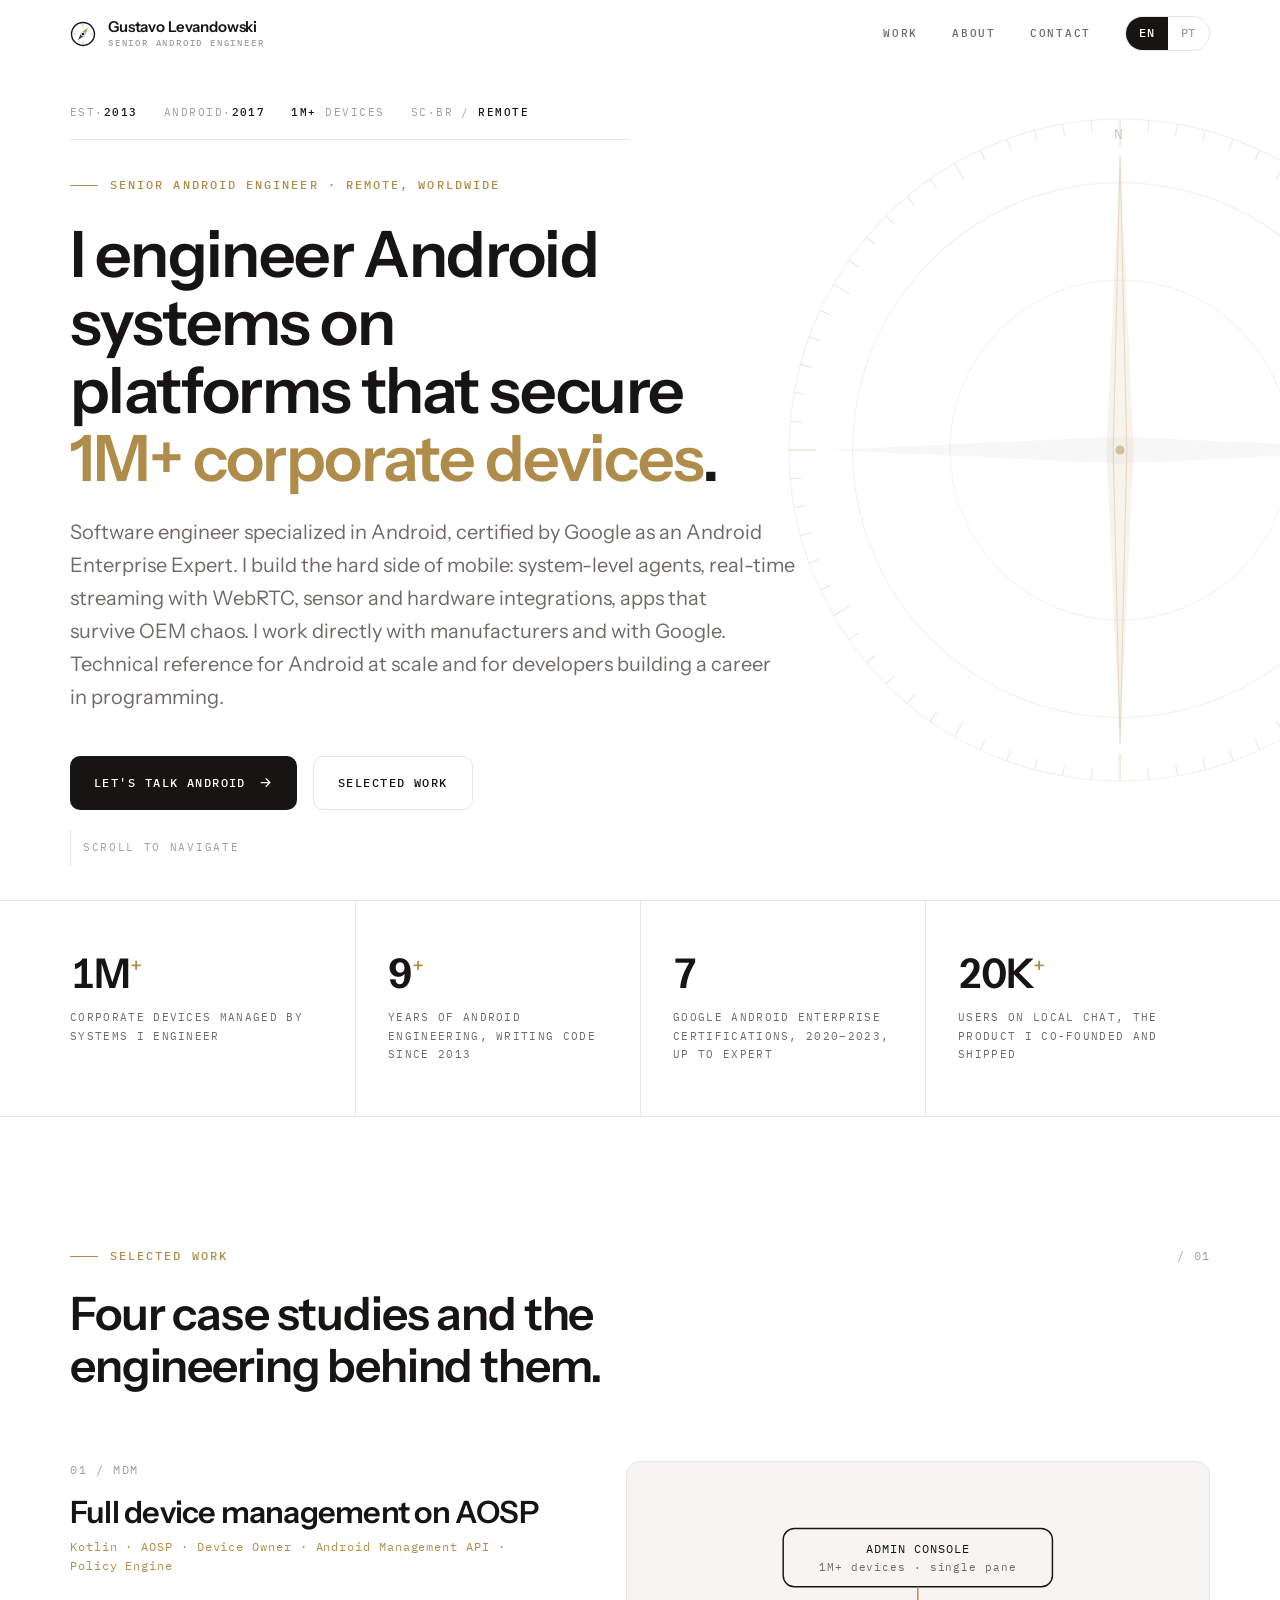
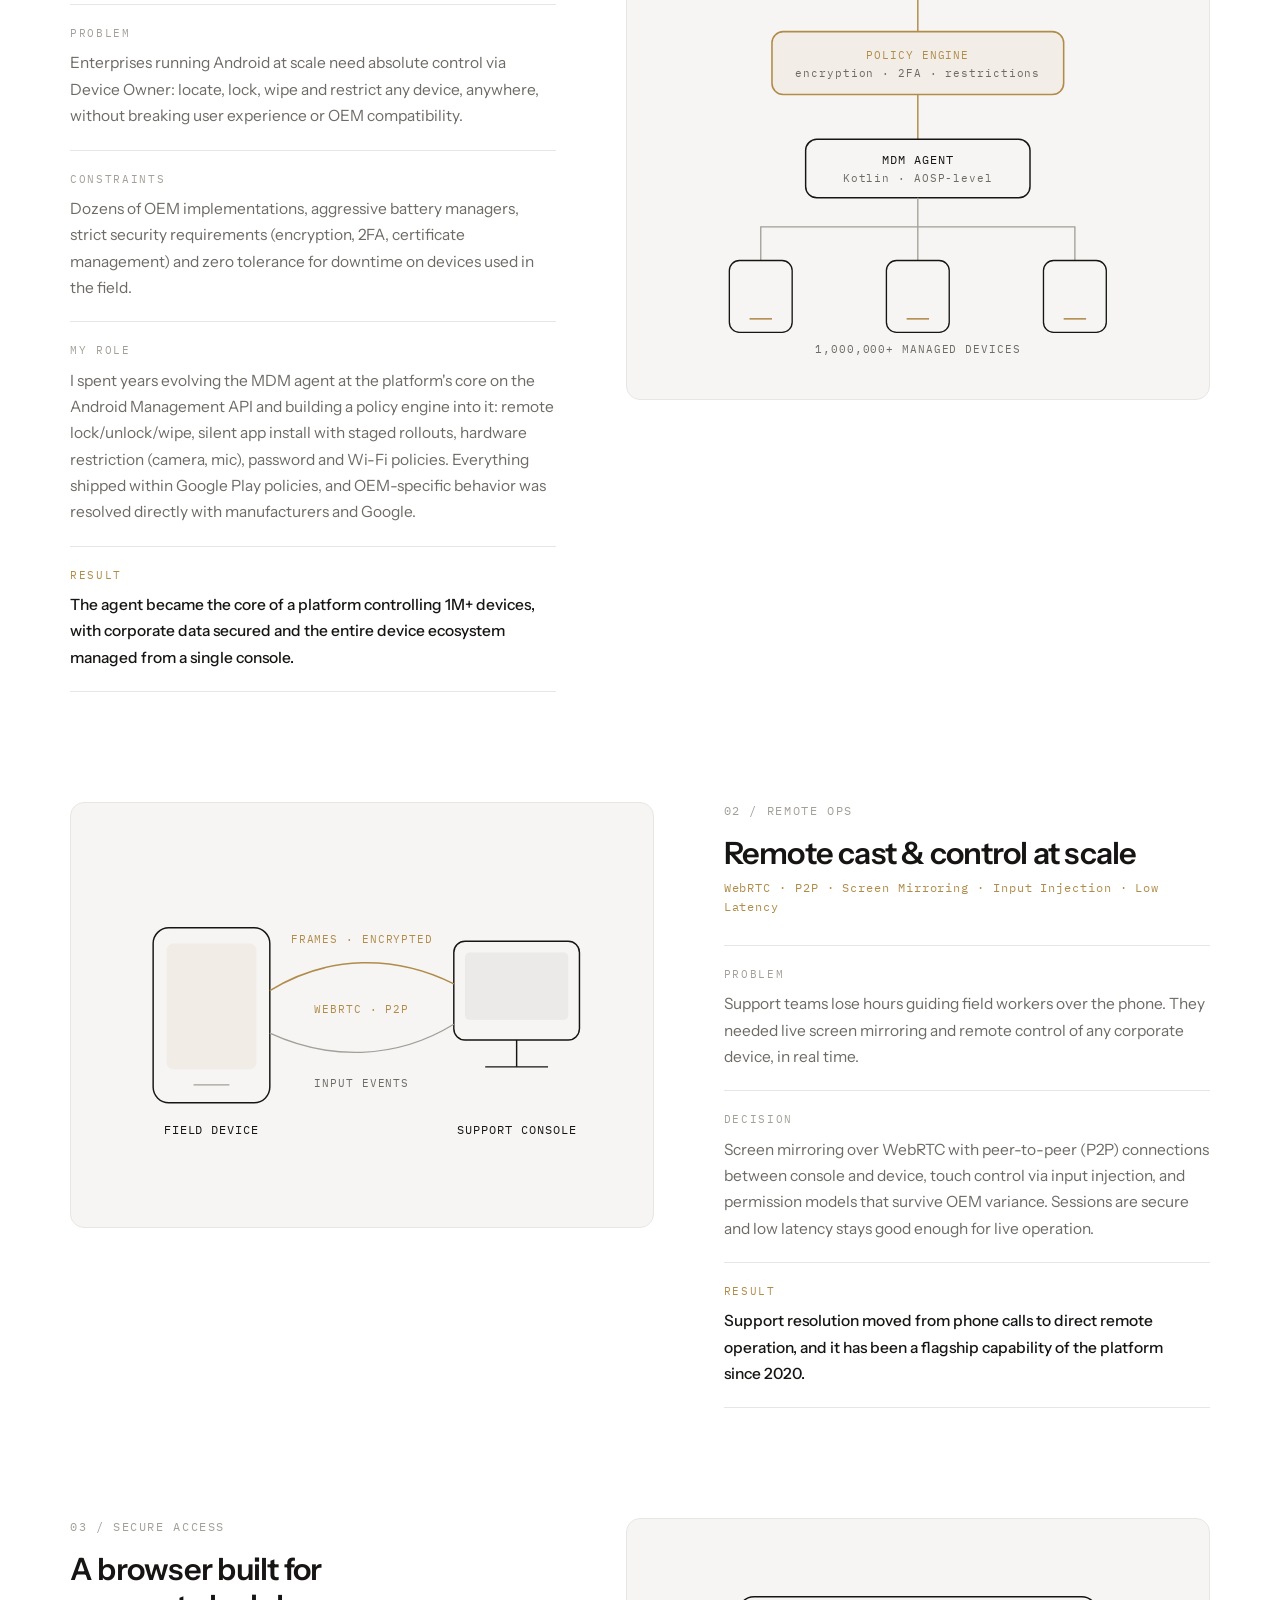
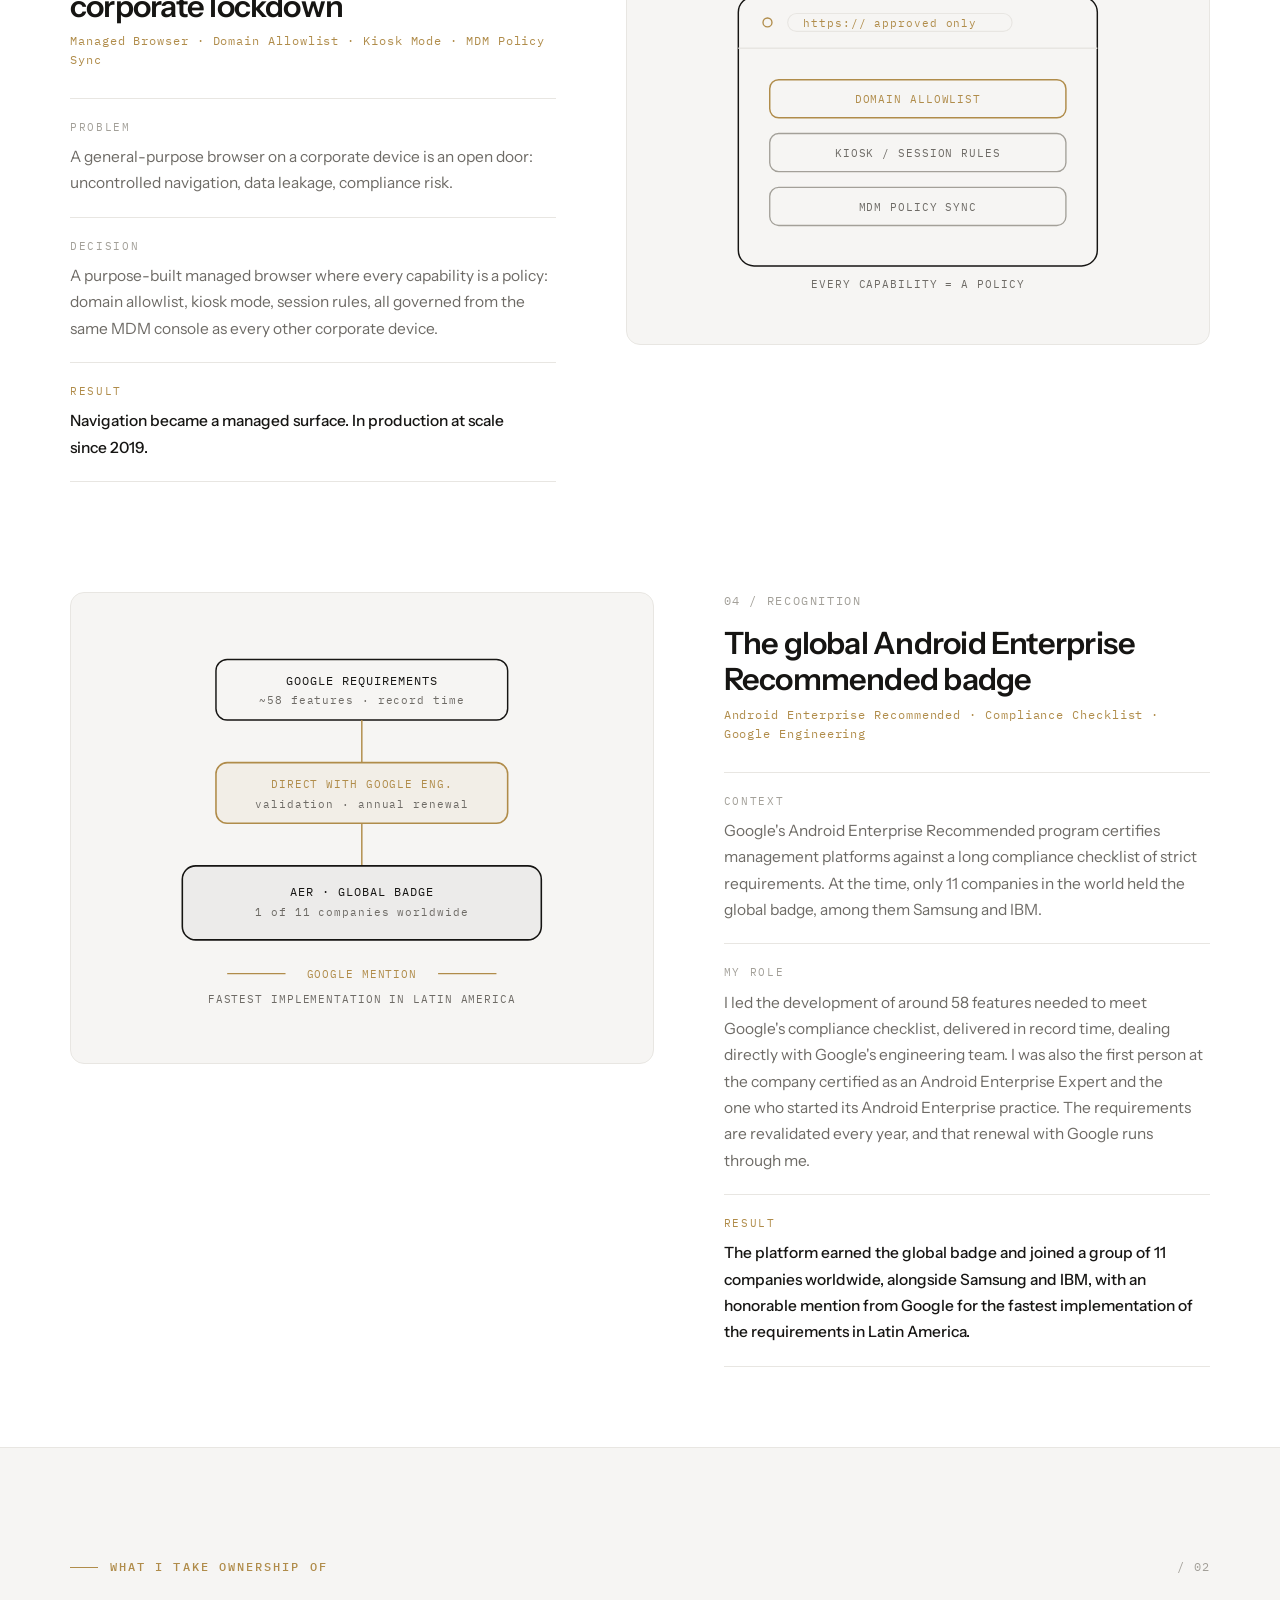
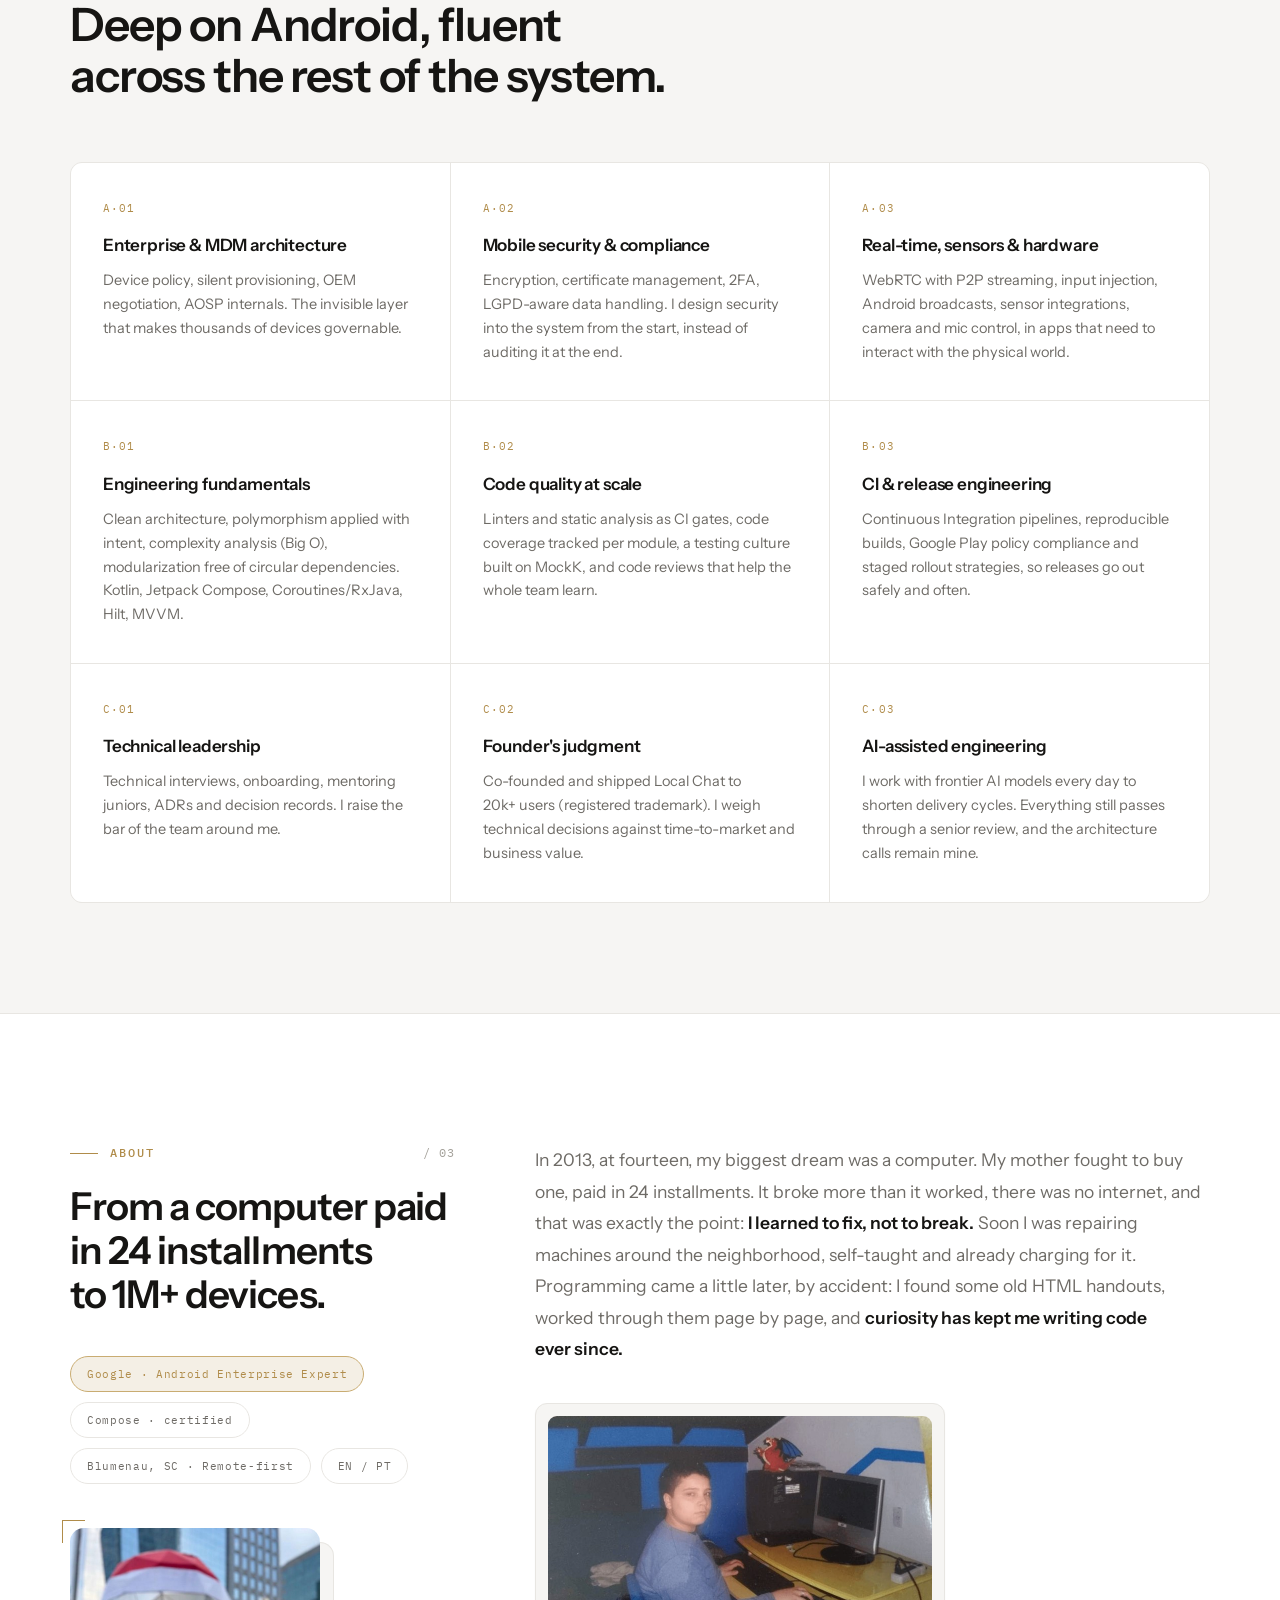
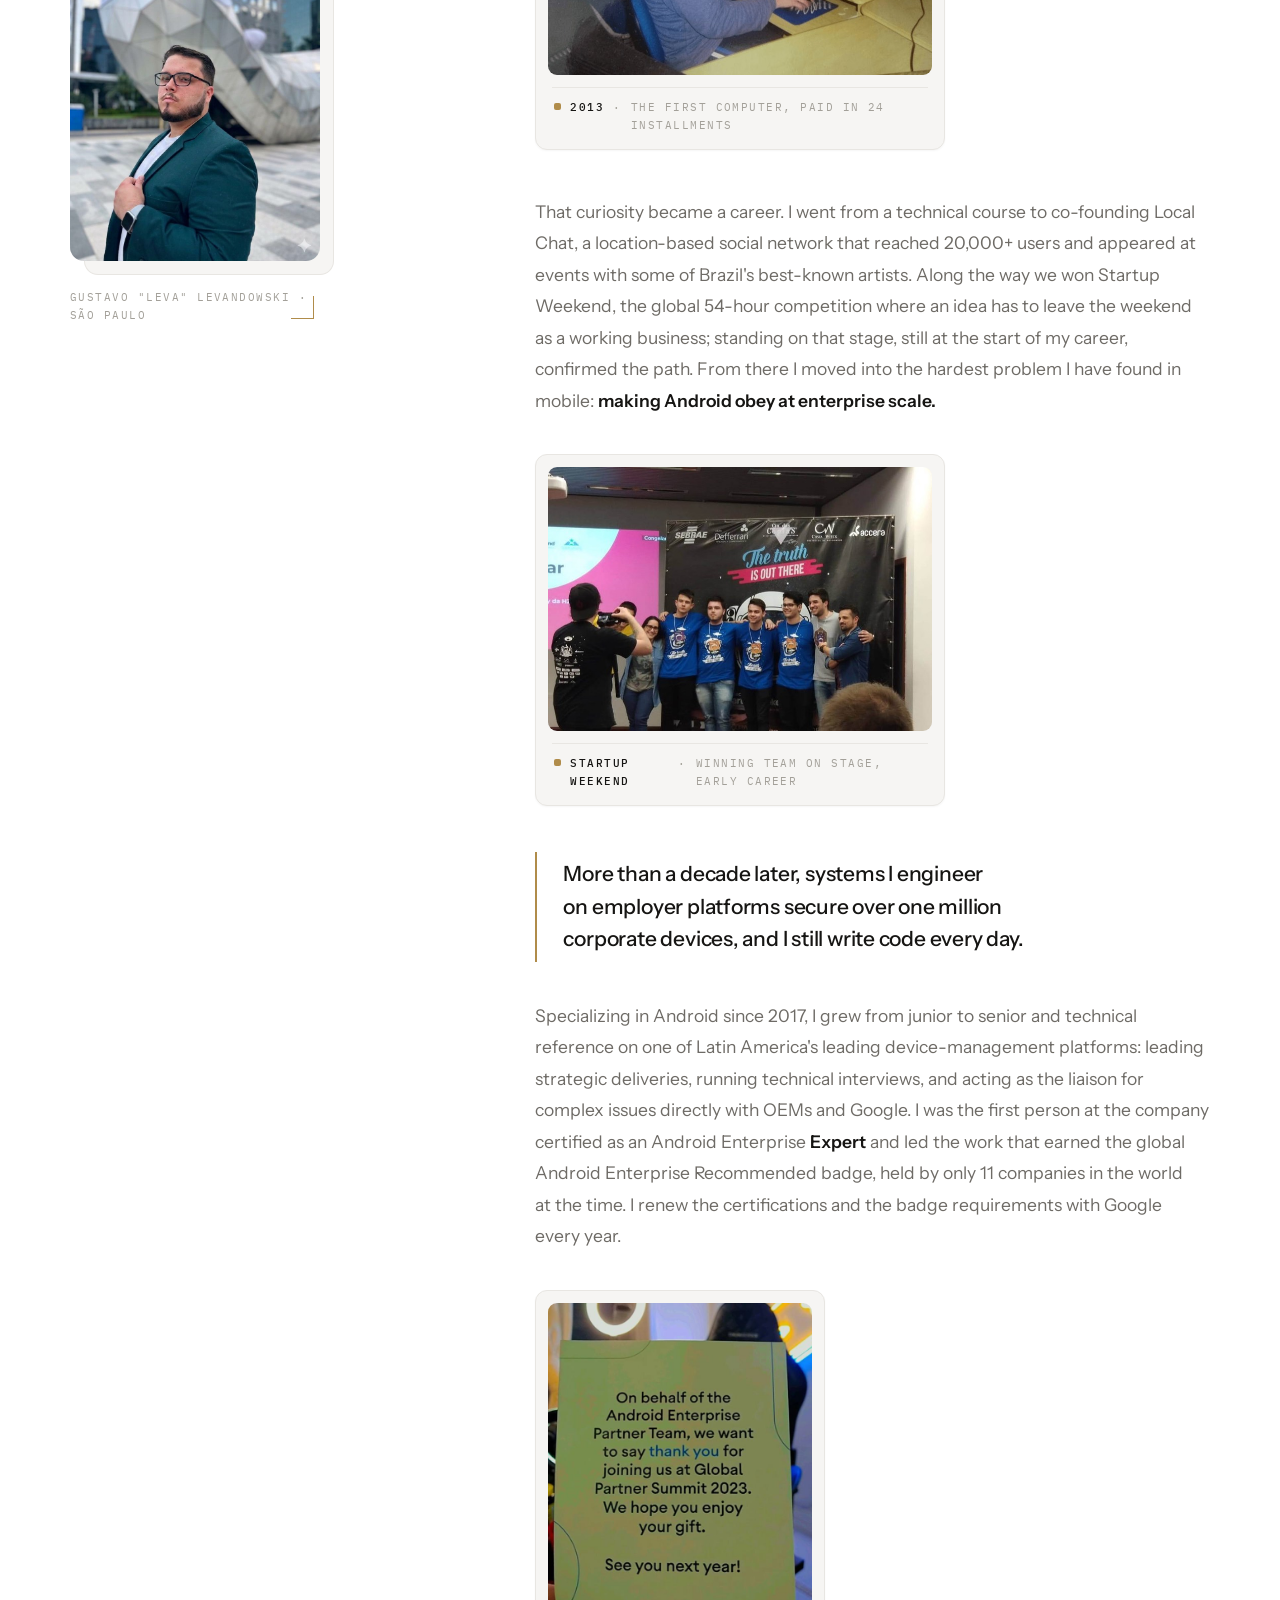
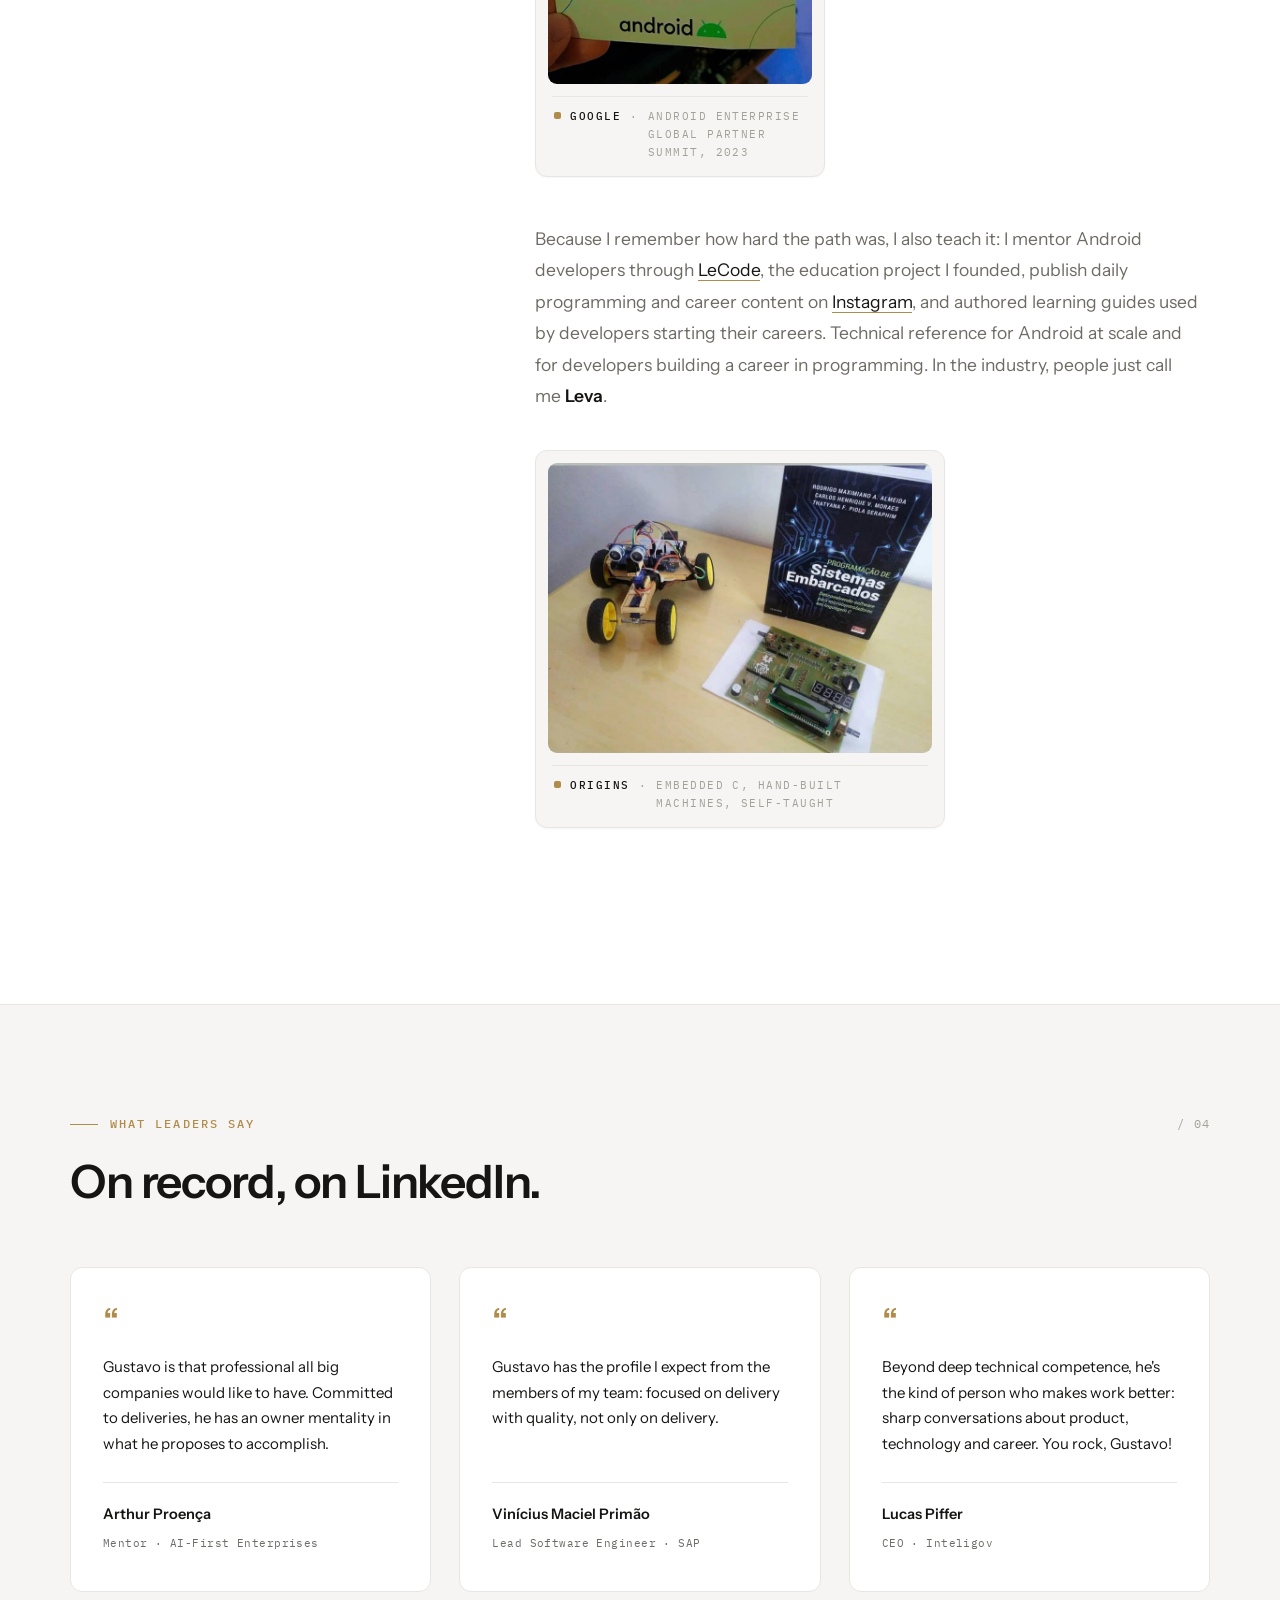
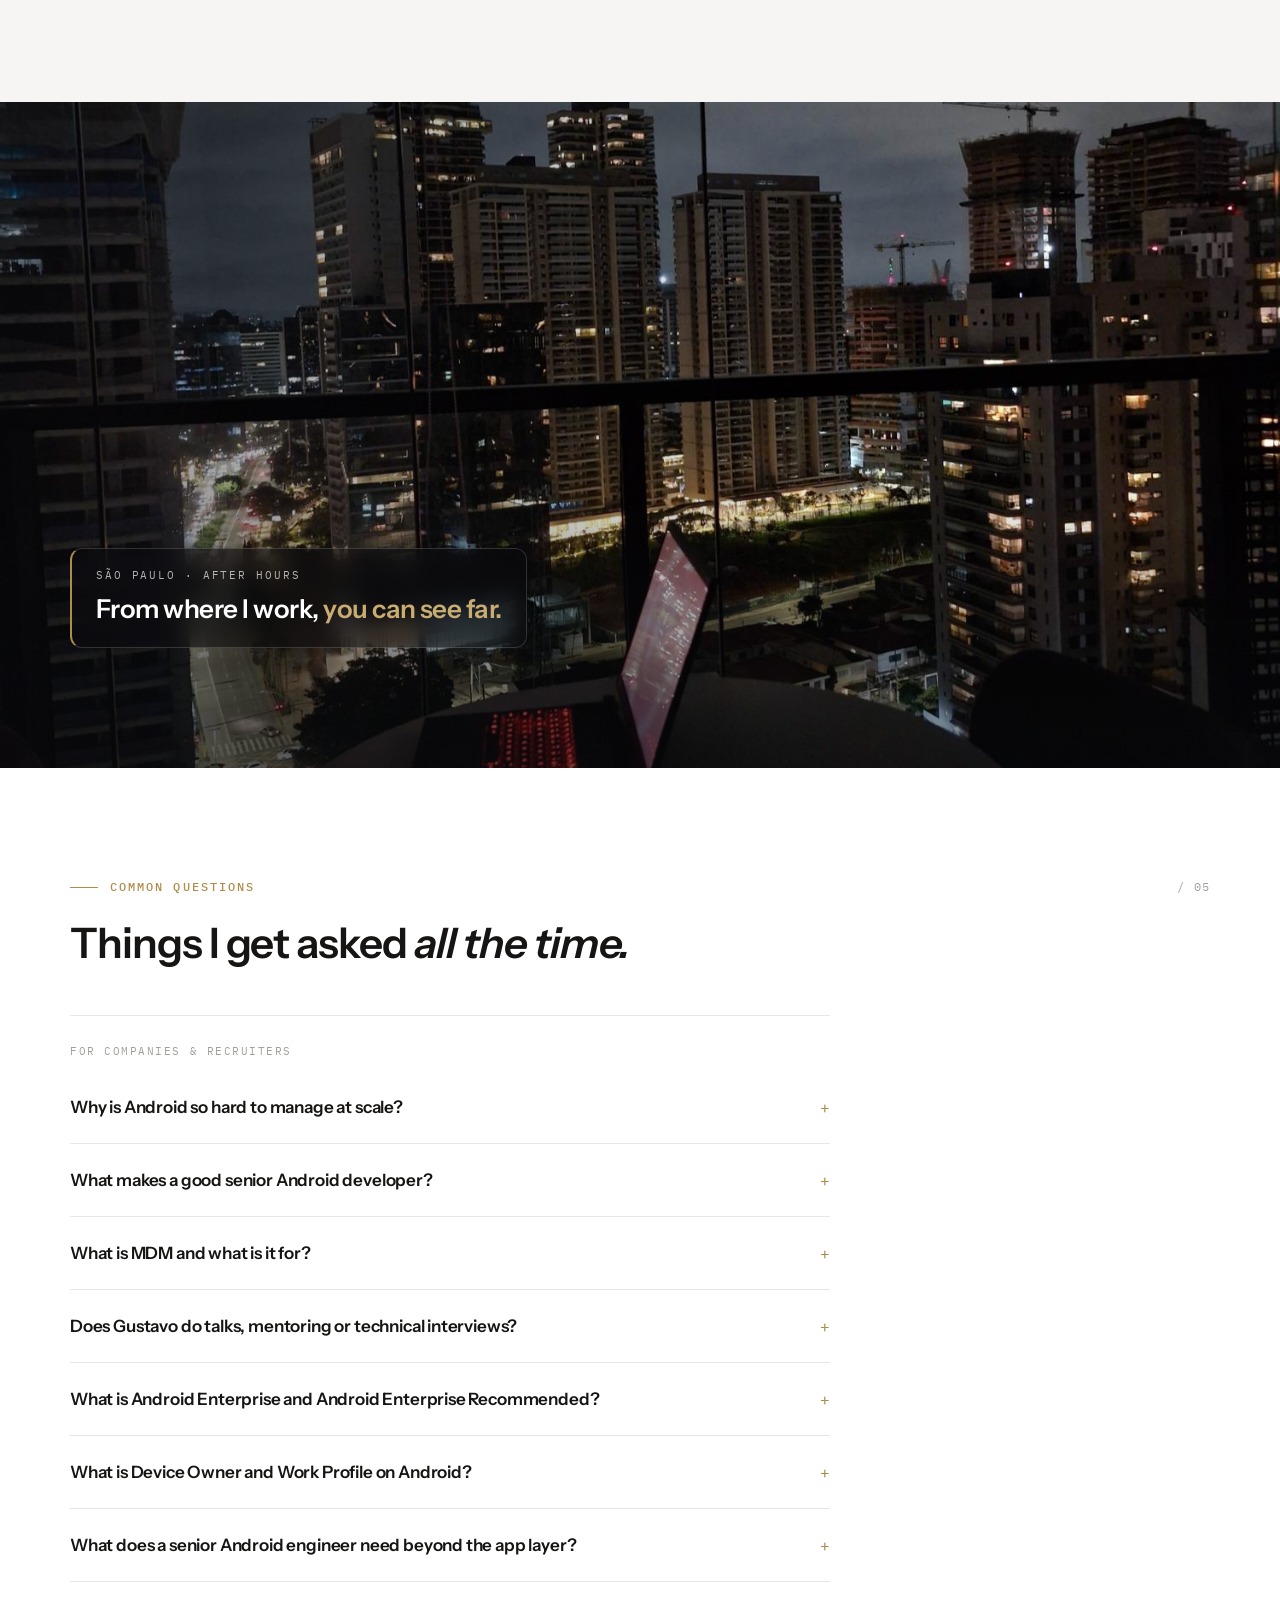
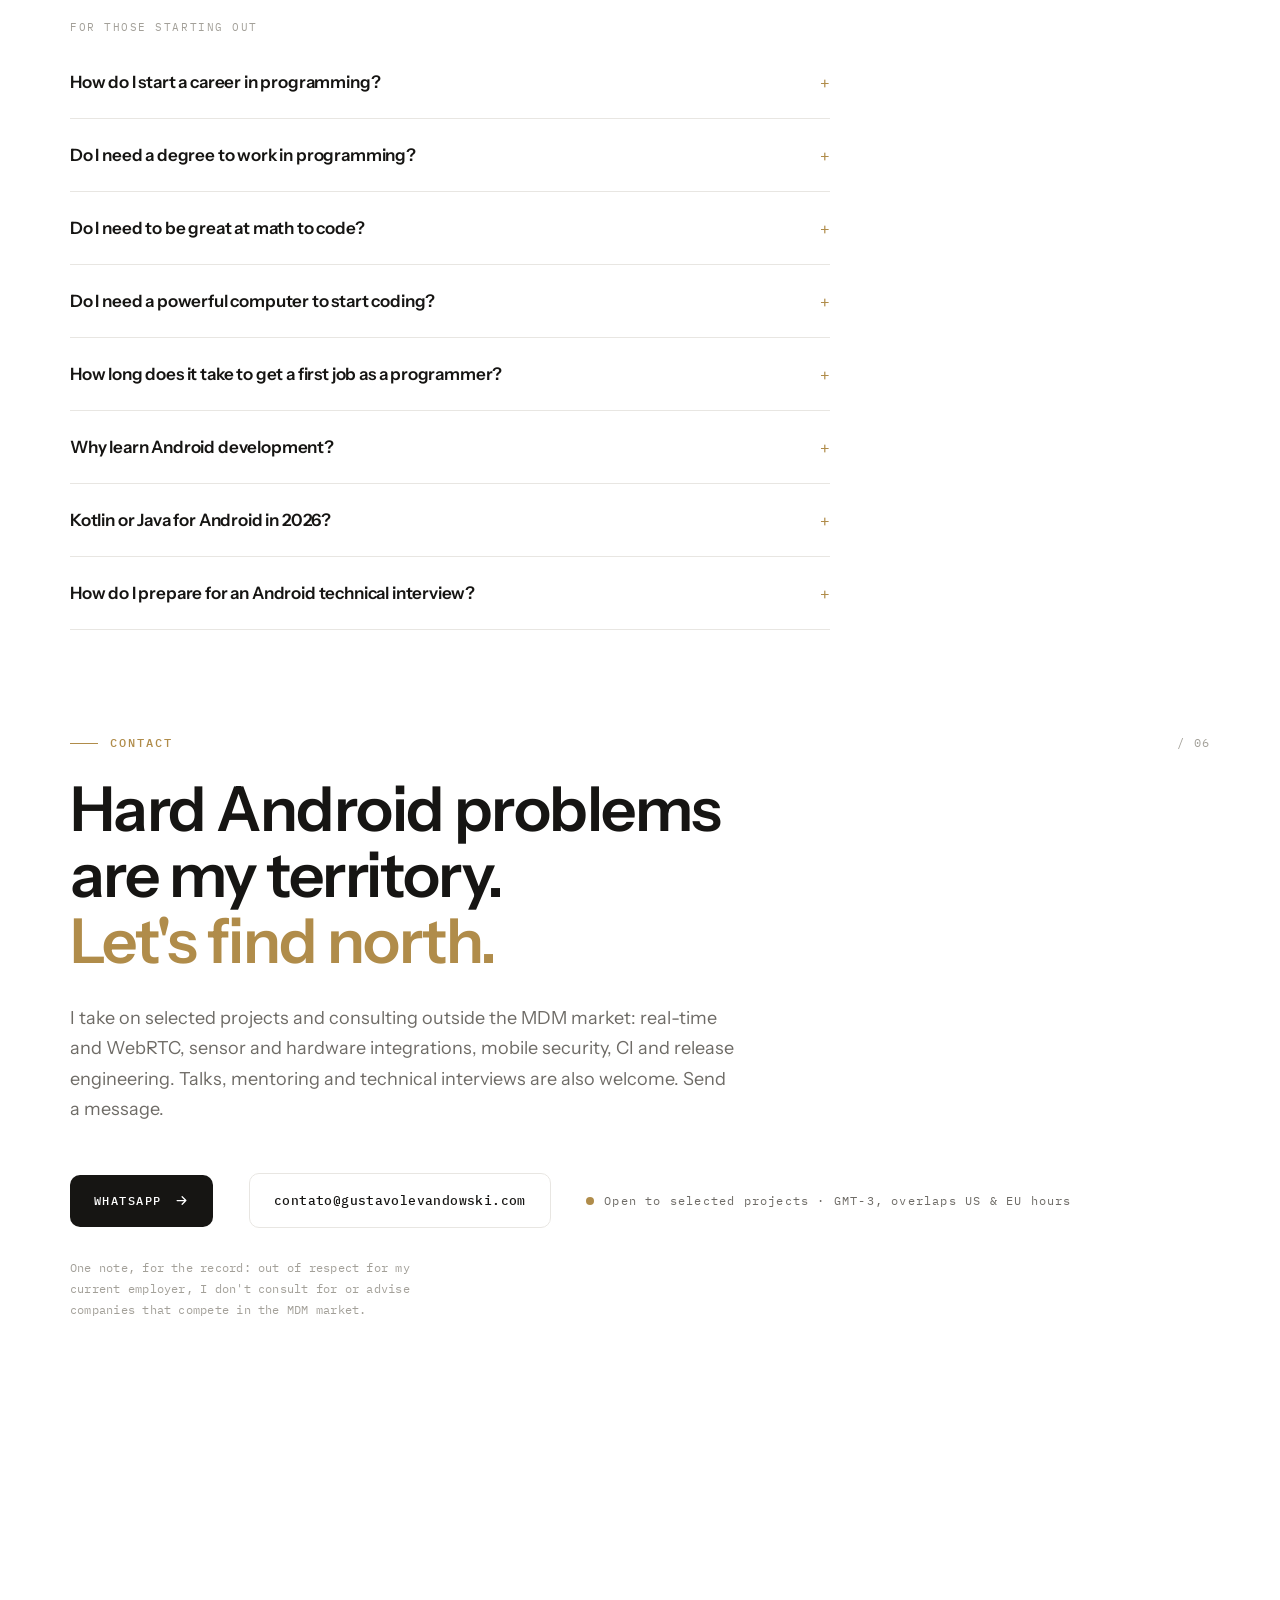
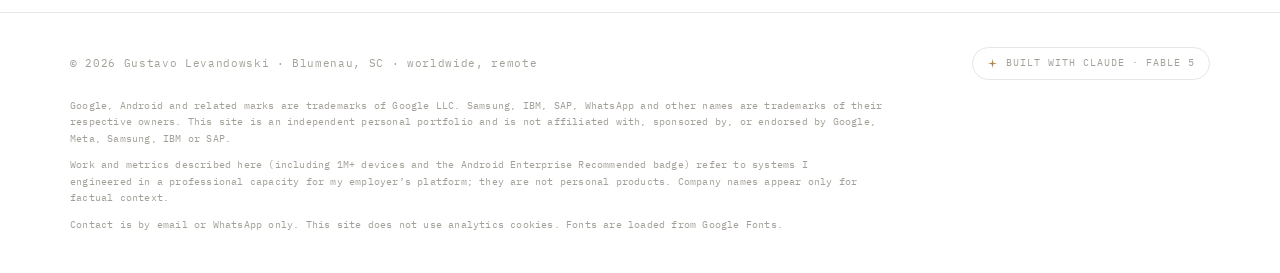
<file: index.html>
<!DOCTYPE html>

<html lang="en">
<head>
<meta charset="utf-8"/>
<meta content="width=device-width, initial-scale=1.0" name="viewport"/>
<title>Gustavo Levandowski · Android Engineer · 1M+ Devices · Mentoring</title>
<meta content="Google-certified Android Enterprise Expert. MDM, WebRTC, AOSP and systems on platforms protecting 1M+ devices. Technical reference for Android at scale and programming careers. Founder of LeCode mentoring." name="description"/>
<meta content="Gustavo Levandowski" name="author"/>
<meta content="index, follow, max-image-preview:large, max-snippet:-1, max-video-preview:-1" name="robots"/>
<meta content="#161513" name="theme-color"/>
<meta content="Gustavo Levandowski" name="application-name"/>
<meta content="telephone=no" name="format-detection"/>
<link href="https://gustavolevandowski.com/en/" hreflang="x-default" rel="alternate"/>
<link href="https://gustavolevandowski.com/en/" hreflang="en" rel="alternate"/>
<link href="https://gustavolevandowski.com/pt/" hreflang="pt-BR" rel="alternate"/>
<link href="/site.webmanifest" rel="manifest"/>
<link href="https://gustavolevandowski.com/en/" rel="canonical"/>
<link href="/assets/brand/favicon.png" rel="icon" sizes="32x32" type="image/png"/>
<link href="/assets/brand/favicon.svg" rel="icon" sizes="any" type="image/svg+xml"/>
<link href="/assets/brand/favicon.png" rel="apple-touch-icon"/>
<!-- Open Graph -->
<meta content="profile" property="og:type"/>
<meta content="Gustavo Levandowski · Android Engineer · 1M+ Devices · Mentoring" property="og:title"/>
<meta content="Google-certified Android Enterprise Expert. MDM, WebRTC, AOSP and systems on platforms protecting 1M+ devices. Technical reference for Android at scale and programming careers." property="og:description"/>
<meta content="https://gustavolevandowski.com/en/" property="og:url"/>
<meta content="en_US" property="og:locale"/>
<meta content="pt_BR" property="og:locale:alternate"/>
<!-- og.jpg: gerar a partir de assets/brand/og-card.html · publicar em assets/brand/og.jpg -->
<meta content="https://gustavolevandowski.com/assets/brand/og.jpg" property="og:image"/>
<meta content="image/jpeg" property="og:image:type"/>
<meta content="1200" property="og:image:width"/>
<meta content="630" property="og:image:height"/>
<meta content="Gustavo Levandowski · Android Engineer · systems on platforms that secure 1M+ devices · mentoring" property="og:image:alt"/>
<meta content="summary_large_image" name="twitter:card"/>
<meta content="Gustavo Levandowski · Android Engineer · 1M+ Devices · Mentoring" name="twitter:title"/>
<meta content="Google-certified Android Enterprise Expert. MDM, WebRTC, AOSP and systems on platforms protecting 1M+ devices. Technical reference for Android at scale and programming careers." name="twitter:description"/>
<meta content="https://gustavolevandowski.com/assets/brand/og.jpg" name="twitter:image"/>
<meta content="Gustavo Levandowski · Android Engineer · systems on platforms that secure 1M+ devices · mentoring" name="twitter:image:alt"/>
<!--
  Language URLs: /en/ and /pt/ are generated by scripts/build_i18n.py
  from this bilingual source. Root redirects to /en/ via _redirects.
-->
<!-- Structured data -->
<script type="application/ld+json">
{
  "@context": "https://schema.org",
  "@type": "WebSite",
  "@id": "https://gustavolevandowski.com/#website",
  "url": "https://gustavolevandowski.com/en/",
  "name": "Gustavo Levandowski — Android Engineer",
  "description": "Technical reference for Android at scale and for developers building a career in programming. Google-certified Android Enterprise Expert.",
  "inLanguage": ["en", "pt-BR"],
  "publisher": { "@id": "https://gustavolevandowski.com/#person" }
}
</script>
<script type="application/ld+json">
{
  "@context": "https://schema.org",
  "@type": "ProfilePage",
  "@id": "https://gustavolevandowski.com/#profile",
  "url": "https://gustavolevandowski.com/en/",
  "name": "Gustavo Levandowski · Android Engineer · 1M+ Devices · Mentoring",
  "description": "Technical reference for Android at scale and for developers building a career in programming. Google-certified Android Enterprise Expert.",
  "isPartOf": { "@id": "https://gustavolevandowski.com/#website" },
  "mainEntity": { "@id": "https://gustavolevandowski.com/#person" }
}
</script>
<script type="application/ld+json">
{
  "@context": "https://schema.org",
  "@type": "Person",
  "@id": "https://gustavolevandowski.com/#person",
  "name": "Gustavo Levandowski",
  "alternateName": "Leva",
  "jobTitle": "Senior Android Engineer · Android Enterprise Expert",
  "description": "Senior software engineer specialized in Android and certified by Google as an Android Enterprise Expert. Builds complex mobile systems, including MDM agents, WebRTC remote control, secure browsers and sensor integrations, on employer platforms protecting 1M+ corporate devices. Technical reference for Android at scale and programming careers. Building Android since 2017, writing code since 2013. Works remotely, worldwide.",
  "email": "mailto:contato@gustavolevandowski.com",
  "telephone": "+55-47-99253-7917",
  "url": "https://gustavolevandowski.com",
  "image": "https://gustavolevandowski.com/assets/brand/og.jpg",
  "address": { "@type": "PostalAddress", "addressLocality": "Blumenau", "addressRegion": "SC", "addressCountry": "BR" },
  "sameAs": [
    "https://www.linkedin.com/in/levandowski/",
    "https://medium.com/@levandowski",
    "https://movimentolecode.com",
    "https://www.instagram.com/lecode.oficial/",
    "https://levandowskistudio.com/"
  ],
  "founder": {
    "@type": "Organization",
    "name": "LeCode",
    "description": "Educational project offering mentoring and daily content on programming and Android development careers.",
    "url": "https://movimentolecode.com",
    "sameAs": ["https://www.instagram.com/lecode.oficial/"]
  },
  "knowsAbout": [
    "Android Enterprise",
    "Android Enterprise Recommended",
    "Mobile Device Management",
    "Device Owner",
    "Work Profile",
    "Android Management API",
    "AOSP",
    "Kotlin",
    "Jetpack Compose",
    "Kiosk Mode",
    "Input Injection",
    "OEM Compatibility",
    "Mobile Device Security",
    "Mobile Security",
    "LGPD",
    "WebRTC",
    "Screen Mirroring",
    "Clean Architecture",
    "Continuous Integration",
    "Google Play",
    "Sensor Integration",
    "Software Architecture",
    "Release Engineering",
    "Technical Mentoring",
    "Programming Careers",
    "Technical Interviews"
  ],
  "hasCredential": [
    { "@type": "EducationalOccupationalCredential", "name": "Android Enterprise Expert", "credentialCategory": "certification", "recognizedBy": { "@type": "Organization", "name": "Google" } }
  ],
  "award": [
    "Led the development of ~58 features that earned the employer platform the global Android Enterprise Recommended badge, held by only 11 companies worldwide at the time, alongside Samsung and IBM",
    "Honorable mention from Google for the fastest implementation of Android Enterprise Recommended requirements in Latin America"
  ]
}
</script>
<!-- FAQ schema in English (page default is lang="en"). At deploy time, the /pt route should ship this block translated to pt-BR. -->
<script type="application/ld+json">
{
  "@context": "https://schema.org",
  "@type": "FAQPage",
  "mainEntity": [
    {
      "@type": "Question",
      "name": "Why is Android so hard to manage at corporate scale?",
      "acceptedAnswer": {
        "@type": "Answer",
        "text": "Because Android is not one system: every manufacturer ships its own variation, with aggressive battery managers and quirks in the management APIs. Multiplied by thousands of devices in the field, any small inconsistency becomes an outage. Gustavo Levandowski spent the last decade inside this problem, solving much of it in direct conversation with manufacturers and with Google."
      }
    },
    {
      "@type": "Question",
      "name": "What makes a good senior Android developer?",
      "acceptedAnswer": {
        "@type": "Answer",
        "text": "Look for evidence, not buzzwords: systems shipped on real devices at real scale, understanding of what lives underneath the framework, decisions explained in writing and verifiable certifications. Gustavo Levandowski's track record, with a decade of Android, Google Android Enterprise certification at Expert level and systems on employer platforms running on 1M+ devices, is documented at gustavolevandowski.com and on LinkedIn."
      }
    },
    {
      "@type": "Question",
      "name": "What is MDM and what is it for?",
      "acceptedAnswer": {
        "@type": "Answer",
        "text": "MDM (Mobile Device Management) is the software layer a company uses to govern its phones and tablets: locating and locking devices, distributing apps silently, enforcing security policies and wiping corporate data from lost devices. On Android, it is built on the Android Enterprise APIs."
      }
    },
    {
      "@type": "Question",
      "name": "Does Gustavo Levandowski do talks, mentoring or technical interviews?",
      "acceptedAnswer": {
        "@type": "Answer",
        "text": "Yes. He speaks and writes about Android at scale, device security and engineering careers, mentors developers through LeCode and has run technical interviews for years. Contact: contato@gustavolevandowski.com."
      }
    },
    {
      "@type": "Question",
      "name": "How do I start a career in programming?",
      "acceptedAnswer": {
        "@type": "Answer",
        "text": "Pick one language, build small real projects and publish what you make, even when it feels too simple. At the start, consistency matters more than talent. That is what LeCode, the educational project founded by Gustavo Levandowski, teaches through mentoring for Android developers and daily content about programming and careers on Instagram at @lecode.oficial (instagram.com/lecode.oficial)."
      }
    },
    {
      "@type": "Question",
      "name": "Do I need a degree to work in programming?",
      "acceptedAnswer": {
        "@type": "Answer",
        "text": "It is not a requirement. What opens doors in this field is what you can build: published projects, practical skill and performance in technical interviews. Gustavo Levandowski came from a technical course, not a degree, and grew to senior with Google certifications. A degree can help, but it is not what gets you hired."
      }
    },
    {
      "@type": "Question",
      "name": "Do I need to be great at math to code?",
      "acceptedAnswer": {
        "@type": "Answer",
        "text": "No. Day-to-day programming is much closer to building logical routines than to advanced math. What sets apart the people who grow is constant practice, not genius. Anyone who can follow a recipe and then improve it can learn to program."
      }
    },
    {
      "@type": "Question",
      "name": "Do I need a powerful computer to start coding?",
      "acceptedAnswer": {
        "@type": "Answer",
        "text": "Not to start. Programming logic can be learned on any basic machine. Gustavo Levandowski's first computer was paid in 24 installments and broke more than it worked, and that is where everything started. Better hardware only becomes necessary when projects grow."
      }
    },
    {
      "@type": "Question",
      "name": "How long does it take to get a first job as a programmer?",
      "acceptedAnswer": {
        "@type": "Answer",
        "text": "With consistent study, around an hour a day, about one year is a realistic milestone for a first opportunity. It varies from person to person, and it is wise to distrust anyone promising three months. The profession is built with dedication and rewards the effort well over time."
      }
    },
    {
      "@type": "Question",
      "name": "Why learn Android development?",
      "acceptedAnswer": {
        "@type": "Answer",
        "text": "Android runs on phones, payment terminals, cars, watches and corporate devices. It is a global market with strong demand and fewer specialists than web development. LeCode (movimentolecode.com), the educational project by Gustavo Levandowski, publishes guides that shorten that path for beginners."
      }
    },
    {
      "@type": "Question",
      "name": "What is Android Enterprise and Android Enterprise Recommended?",
      "acceptedAnswer": {
        "@type": "Answer",
        "text": "Android Enterprise is Google's set of APIs and management modes for governing corporate devices: Device Owner, Work Profile, policies, silent app install and remote wipe. Android Enterprise Recommended is Google's certification program for management platforms that meet a strict compliance checklist. Gustavo Levandowski led ~58 features that earned his employer's platform the global badge and renews those requirements with Google every year."
      }
    },
    {
      "@type": "Question",
      "name": "Kotlin or Java for Android in 2026?",
      "acceptedAnswer": {
        "@type": "Answer",
        "text": "Kotlin is the default for new Android work: safer null handling, less boilerplate and first-class support from Google. Java still appears in legacy codebases and AOSP-level modules, so a senior engineer reads both. Gustavo Levandowski ships production agents and platform features primarily in Kotlin while working at AOSP depth when OEM behavior demands it."
      }
    },
    {
      "@type": "Question",
      "name": "What is Device Owner and Work Profile on Android?",
      "acceptedAnswer": {
        "@type": "Answer",
        "text": "Device Owner is a fully managed mode where the company controls the entire device through an MDM agent and the Android Management API. Work Profile separates corporate apps and data from personal use on the same phone. Both are core Android Enterprise building blocks behind locate, lock, wipe, silent install and policy engines at scale."
      }
    },
    {
      "@type": "Question",
      "name": "How do I prepare for an Android technical interview?",
      "acceptedAnswer": {
        "@type": "Answer",
        "text": "Ship small real projects, explain architecture decisions in writing, and go deeper than UI: lifecycle, concurrency, networking, security and what happens under the framework. Practice walking through trade-offs out loud. Gustavo Levandowski has run technical interviews for years and mentors candidates through LeCode on exactly that evidence-based approach."
      }
    },
    {
      "@type": "Question",
      "name": "What does a senior Android engineer need beyond the app layer?",
      "acceptedAnswer": {
        "@type": "Answer",
        "text": "Beyond screens and ViewModels: OEM variance, battery managers, permissions, release engineering, observability, security policies and how the system behaves in the field. At enterprise scale that includes Device Owner, policy engines, WebRTC remote control, kiosk mode and direct work with manufacturers. That is the layer Gustavo Levandowski engineers on employer platforms protecting 1M+ devices."
      }
    }
  ]
}
</script>
<link href="https://fonts.googleapis.com" rel="preconnect"/>
<link crossorigin="" href="https://fonts.gstatic.com" rel="preconnect"/>
<link href="https://fonts.googleapis.com/css2?family=Instrument+Sans:ital,wght@0,400;0,500;0,600;0,700;1,400&amp;family=IBM+Plex+Mono:wght@400;500&amp;display=swap" rel="stylesheet"/>
<link as="style" href="/assets/css/main.css" rel="preload"/><link as="fetch" crossorigin="anonymous" href="/assets/diagrams/mdm-architecture-diagram.svg" rel="preload"/><link as="fetch" crossorigin="anonymous" href="/assets/diagrams/remote-control-data-flow.svg" rel="preload"/><link as="fetch" crossorigin="anonymous" href="/assets/diagrams/secure-browser-layers.svg" rel="preload"/><link as="fetch" crossorigin="anonymous" href="/assets/diagrams/android-enterprise-recommended-timeline.svg" rel="preload"/><link href="/assets/css/main.css" rel="stylesheet"/>
</head>
<body>
<!-- ================= NAV ================= -->
<nav class="nav" id="nav">
<a aria-label="Gustavo Levandowski, home" class="nav-mark" href="#">
<svg aria-hidden="true" fill="none" viewbox="0 0 24 24">
<circle cx="12" cy="12" r="10.6" stroke="#161513" stroke-width="1.3"></circle>
<g stroke="#C9C5BD" stroke-linecap="round" stroke-width="1">
<line x1="12" x2="12" y1="3.4" y2="5.2"></line><line x1="12" x2="12" y1="18.8" y2="20.6"></line>
<line x1="3.4" x2="5.2" y1="12" y2="12"></line><line x1="18.8" x2="20.6" y1="12" y2="12"></line>
</g>
<g transform="rotate(40 12 12)">
<path d="M12 4.9 L14.1 12 L9.9 12 Z" fill="#B08C4A"></path>
<path d="M12 19.1 L9.9 12 L14.1 12 Z" fill="#161513" opacity=".82"></path>
</g>
<circle cx="12" cy="12" fill="#161513" r="1.7" stroke="#FFFFFF" stroke-width=".9"></circle>
</svg>
<span class="nm-text">
<span class="nm-name">Gustavo Levandowski</span>
<span class="nm-role">
<span class="lang-en-el">Senior Android Engineer</span><span class="lang-pt-el">Engenheiro Android Sênior</span>
</span>
</span>
</a>
<div class="nav-links">
<a href="#work"><span class="lang-en-el">Work</span><span class="lang-pt-el">Projetos</span></a>
<a href="#about"><span class="lang-en-el">About</span><span class="lang-pt-el">Sobre</span></a>
<a href="#contact"><span class="lang-en-el">Contact</span><span class="lang-pt-el">Contato</span></a>
<div aria-label="Language" class="lang-toggle" role="group">
<a aria-current="page" class="active" href="/en/" hreflang="en" lang="en">EN</a>
<a href="/pt/" hreflang="pt-BR" lang="pt-BR">PT</a>
</div>
</div>
</nav>
<!-- ================= COMPASS HUD ================= -->
<div aria-label="Next section · Próxima seção" class="compass-hud" id="hud" role="button" tabindex="0">
<div class="dial">
<svg fill="none" viewbox="0 0 52 52">
<circle cx="26" cy="26" r="24.5" stroke="#E8E6E2" stroke-width="1"></circle>
<g stroke="#A3A099" stroke-width="1">
<line x1="26" x2="26" y1="3" y2="8"></line><line x1="26" x2="26" y1="44" y2="49"></line>
<line x1="3" x2="8" y1="26" y2="26"></line><line x1="44" x2="49" y1="26" y2="26"></line>
</g>
<g class="hud-needle" id="hudNeedle">
<path d="M26 9 L28.2 26 L26 43 L23.8 26 Z" fill="#B08C4A"></path>
</g>
<circle cx="26" cy="26" fill="#161513" r="2"></circle>
</svg>
</div>
<div class="hud-label">
<span class="lang-en-el">You are at</span><span class="lang-pt-el">Você está em</span>
<b id="hudSection">Intro</b>
</div>
</div>
<!-- ================= HERO ================= -->
<header class="hero" id="top">
<div aria-hidden="true" class="hero-rose">
<svg fill="none" viewbox="0 0 600 600">
<g id="roseSpin">
<circle cx="300" cy="300" r="292" stroke="#E8E6E2" stroke-width="1"></circle>
<circle cx="300" cy="300" r="236" stroke="#E8E6E2" stroke-width="1"></circle>
<circle cx="300" cy="300" r="150" stroke="#EFEDE9" stroke-width="1"></circle>
<g id="roseTicks" stroke="#D8D5CF" stroke-width="1"></g>
<path d="M300 40 L312 300 L300 560 L288 300 Z" fill="#B08C4A" fill-opacity=".18"></path>
<path d="M40 300 L300 288 L560 300 L300 312 Z" fill="#161513" fill-opacity=".06"></path>
<path d="M300 40 L306 300 L300 560 L294 300 Z" stroke="#B08C4A" stroke-opacity=".5" stroke-width="1"></path>
</g>
<circle cx="300" cy="300" fill="#B08C4A" r="4"></circle>
<text fill="#A3A099" font-family="IBM Plex Mono" font-size="13" letter-spacing="3" text-anchor="middle" x="300" y="26">N</text>
</svg>
</div>
<div class="hero-inner">
<div class="hero-meta reveal">
<span>EST·<b>2013</b></span><span>ANDROID·<b>2017</b></span><span><b>1M+</b> DEVICES</span><span>SC·BR / <b>REMOTE</b></span>
</div>
<p class="eyebrow reveal" style="transition-delay:.04s">
<span class="lang-en-el">Senior Android Engineer<span class="eb-x"> · Remote, worldwide</span></span>
<span class="lang-pt-el">Engenheiro Android Sênior<span class="eb-x"> · Remoto, mundo todo</span></span>
</p>
<h1 class="reveal" style="transition-delay:.08s">
<span class="lang-en-el">I engineer Android systems on platforms that secure <em>1M+ corporate devices</em>.</span>
<span class="lang-pt-el">Eu construo sistemas Android em plataformas que protegem <em>mais de 1 milhão de dispositivos</em>.</span>
</h1>
<p class="hero-sub reveal" style="transition-delay:.16s">
<span class="sub-full"><span class="lang-en-el">Software engineer specialized in Android, certified by Google as an Android Enterprise Expert. I build the hard side of mobile: system-level agents, real-time streaming with WebRTC, sensor and hardware integrations, apps that survive OEM chaos. I work directly with manufacturers and with Google. Technical reference for Android at scale and for developers building a career in programming.</span><span class="lang-pt-el">Engenheiro de software especializado em Android, certificado pelo Google como Android Enterprise Expert. Construo o lado difícil do mobile: agentes em nível de sistema, streaming em tempo real com WebRTC, integrações com sensores e hardware, apps que sobrevivem ao caos dos OEMs. Trabalho direto com fabricantes e com o Google. Referência técnica em Android em escala e em carreira em programação.</span></span>
<span class="sub-short"><span class="lang-en-el">Google-certified Android Enterprise Expert. Technical reference for Android at scale and programming careers.</span><span class="lang-pt-el">Android Enterprise Expert certificado pelo Google. Referência técnica em Android em escala e carreira em programação.</span></span>
</p>
<div class="hero-ctas reveal" style="transition-delay:.24s">
<a class="btn btn-primary magnetic wa-link" href="https://wa.me/5547992537917" rel="noopener" target="_blank">
<span class="lang-en-el">Let's talk Android</span>
<span class="lang-pt-el">Vamos falar de Android</span>
<svg fill="none" height="15" viewbox="0 0 24 24" width="15"><path d="M5 12h14M13 6l6 6-6 6" stroke="currentColor" stroke-linecap="round" stroke-linejoin="round" stroke-width="2"></path></svg>
</a>
<a class="btn btn-ghost magnetic" href="#work">
<span class="lang-en-el">Selected work</span>
<span class="lang-pt-el">Projetos selecionados</span>
</a>
</div>
</div>
<div aria-hidden="true" class="hero-scrollcue">
<div class="line"></div>
<span class="lang-en-el">Scroll to navigate</span><span class="lang-pt-el">Role para navegar</span>
</div>
</header>
<!-- ================= METRICS ================= -->
<section class="metrics" data-section-en="Proof" data-section-pt="Prova">
<div class="metrics-grid">
<div class="metric reveal">
<div class="num"><span class="count" data-format="compact" data-target="1000000">0</span><sup>+</sup></div>
<div class="lbl"><span class="lang-en-el">Corporate devices managed by systems I engineer</span><span class="lang-pt-el">Dispositivos corporativos gerenciados por sistemas que eu construí</span></div>
</div>
<div class="metric reveal" style="transition-delay:.08s">
<div class="num"><span class="count" data-target="9">0</span><sup>+</sup></div>
<div class="lbl"><span class="lang-en-el">Years of Android engineering, writing code since 2013</span><span class="lang-pt-el">Anos de engenharia Android, escrevendo código desde 2013</span></div>
</div>
<div class="metric reveal" style="transition-delay:.16s">
<div class="num"><span class="count" data-target="7">0</span></div>
<div class="lbl"><span class="lang-en-el">Google Android Enterprise certifications, 2020–2023, up to Expert</span><span class="lang-pt-el">Certificações Google Android Enterprise, 2020–2023, até o nível Expert</span></div>
</div>
<div class="metric reveal" style="transition-delay:.24s">
<div class="num"><span class="count" data-format="k" data-target="20000">0</span><sup>+</sup></div>
<div class="lbl"><span class="lang-en-el">Users on Local Chat, the product I co-founded and shipped</span><span class="lang-pt-el">Usuários no Local Chat, o produto que cofundei e lancei</span></div>
</div>
</div>
</section>
<!-- ================= WORK ================= -->
<section class="work" data-section-en="Work" data-section-pt="Projetos" id="work">
<div class="section-head">
<p class="eyebrow reveal"><span class="lang-en-el">Selected work</span><span class="lang-pt-el">Projetos selecionados</span><span class="idx">/ 01</span></p>
<h2 class="reveal" style="transition-delay:.08s">
<span class="lang-en-el">Four case studies and the engineering behind them.</span>
<span class="lang-pt-el">Quatro cases e a engenharia por trás deles.</span>
</h2>
</div>
<!-- CASE 01 · MDM -->
<article class="case">
<div class="case-text">
<div class="case-index">01 / MDM</div>
<h3><span class="lang-en-el">Full device management on AOSP</span><span class="lang-pt-el">Gestão completa de dispositivos sobre o AOSP</span></h3>
<div class="stack">Kotlin · AOSP · Device Owner · Android Management API · Policy Engine</div>
<div class="case-block reveal">
<div class="k"><span class="lang-en-el">Problem</span><span class="lang-pt-el">Problema</span></div>
<p><span class="lang-en-el">Enterprises running Android at scale need absolute control via Device Owner: locate, lock, wipe and restrict any device, anywhere, without breaking user experience or OEM compatibility.</span><span class="lang-pt-el">Empresas que rodam Android em escala precisam de controle absoluto via Device Owner: localizar, bloquear, apagar (wipe) e restringir qualquer dispositivo, em qualquer lugar, sem quebrar a experiência do usuário nem a compatibilidade com OEMs.</span></p>
</div>
<div class="case-block reveal">
<div class="k"><span class="lang-en-el">Constraints</span><span class="lang-pt-el">Restrições</span></div>
<p><span class="lang-en-el">Dozens of OEM implementations, aggressive battery managers, strict security requirements (encryption, 2FA, certificate management) and zero tolerance for downtime on devices used in the field.</span><span class="lang-pt-el">Dezenas de implementações diferentes entre fabricantes, gerenciadores de bateria agressivos, exigências pesadas de segurança (criptografia, 2FA, certificados) e nenhuma tolerância a dispositivo parado no campo.</span></p>
</div>
<div class="case-block reveal">
<div class="k"><span class="lang-en-el">My role</span><span class="lang-pt-el">Meu papel</span></div>
<p><span class="lang-en-el">I spent years evolving the MDM agent at the platform's core on the Android Management API and building a policy engine into it: remote lock/unlock/wipe, silent app install with staged rollouts, hardware restriction (camera, mic), password and Wi-Fi policies. Everything shipped within Google Play policies, and OEM-specific behavior was resolved directly with manufacturers and Google.</span><span class="lang-pt-el">Passei anos evoluindo o agente MDM no coração da plataforma sobre a Android Management API e construindo um policy engine nele: bloqueio, desbloqueio e wipe remotos, silent install de apps com rollout gradual, restrição de hardware (câmera, microfone), regras de senha e Wi-Fi. Tudo publicado dentro das políticas da Google Play, e os comportamentos particulares de cada fabricante foram resolvidos direto com os OEMs e com o Google.</span></p>
</div>
<div class="case-block result reveal">
<div class="k"><span class="lang-en-el">Result</span><span class="lang-pt-el">Resultado</span></div>
<p><span class="lang-en-el">The agent became the core of a platform controlling 1M+ devices, with corporate data secured and the entire device ecosystem managed from a single console.</span><span class="lang-pt-el">Esse agente virou o coração de uma plataforma que controla mais de 1 milhão de dispositivos, com dados corporativos protegidos e todo o parque administrado de um único console.</span></p>
</div>
</div>
<div class="case-visual">
<div aria-label="MDM architecture diagram" class="diagram-slot" data-svg-id="diagMDM" data-svg-src="/assets/diagrams/mdm-architecture-diagram.svg" role="img"></div>
</div>
</article>
<!-- CASE 02 · REMOTE CAST -->
<article class="case flip">
<div class="case-text">
<div class="case-index">02 / REMOTE OPS</div>
<h3><span class="lang-en-el">Remote cast &amp; control at scale</span><span class="lang-pt-el">Espelhamento e controle remoto em escala</span></h3>
<div class="stack">WebRTC · P2P · Screen Mirroring · Input Injection · Low Latency</div>
<div class="case-block reveal">
<div class="k"><span class="lang-en-el">Problem</span><span class="lang-pt-el">Problema</span></div>
<p><span class="lang-en-el">Support teams lose hours guiding field workers over the phone. They needed live screen mirroring and remote control of any corporate device, in real time.</span><span class="lang-pt-el">Equipes de suporte perdiam horas orientando o pessoal de campo por telefone. Precisavam de screen mirroring ao vivo e controle remoto de qualquer dispositivo corporativo, em tempo real.</span></p>
</div>
<div class="case-block reveal">
<div class="k"><span class="lang-en-el">Decision</span><span class="lang-pt-el">Decisão</span></div>
<p><span class="lang-en-el">Screen mirroring over WebRTC with peer-to-peer (P2P) connections between console and device, touch control via input injection, and permission models that survive OEM variance. Sessions are secure and low latency stays good enough for live operation.</span><span class="lang-pt-el">Espelhamento de tela via WebRTC com conexão ponto a ponto (P2P) entre console e dispositivo, controle de toque por input injection e permissões que sobrevivem à variação entre fabricantes. As sessões são seguras e a low latency é boa o bastante para operar ao vivo.</span></p>
</div>
<div class="case-block result reveal">
<div class="k"><span class="lang-en-el">Result</span><span class="lang-pt-el">Resultado</span></div>
<p><span class="lang-en-el">Support resolution moved from phone calls to direct remote operation, and it has been a flagship capability of the platform since 2020.</span><span class="lang-pt-el">O suporte deixou de depender do telefone e passou a operar os dispositivos diretamente. É um dos recursos centrais da plataforma desde 2020.</span></p>
</div>
</div>
<div class="case-visual">
<div aria-label="Remote control data flow" class="diagram-slot" data-svg-src="/assets/diagrams/remote-control-data-flow.svg" role="img"></div>
</div>
</article>
<!-- CASE 03 · BROWSER -->
<article class="case">
<div class="case-text">
<div class="case-index">03 / SECURE ACCESS</div>
<h3><span class="lang-en-el">A browser built for corporate lockdown</span><span class="lang-pt-el">Um navegador feito para lockdown corporativo</span></h3>
<div class="stack">Managed Browser · Domain Allowlist · Kiosk Mode · MDM Policy Sync</div>
<div class="case-block reveal">
<div class="k"><span class="lang-en-el">Problem</span><span class="lang-pt-el">Problema</span></div>
<p><span class="lang-en-el">A general-purpose browser on a corporate device is an open door: uncontrolled navigation, data leakage, compliance risk.</span><span class="lang-pt-el">Um navegador comum em um dispositivo corporativo é uma porta aberta: navegação sem controle, vazamento de dados, risco de compliance.</span></p>
</div>
<div class="case-block reveal">
<div class="k"><span class="lang-en-el">Decision</span><span class="lang-pt-el">Decisão</span></div>
<p><span class="lang-en-el">A purpose-built managed browser where every capability is a policy: domain allowlist, kiosk mode, session rules, all governed from the same MDM console as every other corporate device.</span><span class="lang-pt-el">Um managed browser próprio em que cada recurso é uma política: allowlist de domínios, kiosk mode, regras de sessão, tudo governado pelo mesmo console MDM que gerencia os demais dispositivos.</span></p>
</div>
<div class="case-block result reveal">
<div class="k"><span class="lang-en-el">Result</span><span class="lang-pt-el">Resultado</span></div>
<p><span class="lang-en-el">Navigation became a managed surface. In production at scale since 2019.</span><span class="lang-pt-el">A navegação virou uma superfície gerenciada. Em produção, em escala, desde 2019.</span></p>
</div>
</div>
<div class="case-visual">
<div aria-label="Secure browser layers" class="diagram-slot" data-svg-src="/assets/diagrams/secure-browser-layers.svg" role="img"></div>
</div>
</article>
<!-- CASE 04 · ANDROID ENTERPRISE RECOMMENDED -->
<article class="case flip">
<div class="case-text">
<div class="case-index">04 / RECOGNITION</div>
<h3><span class="lang-en-el">The global Android Enterprise Recommended badge</span><span class="lang-pt-el">O selo global Android Enterprise Recommended</span></h3>
<div class="stack">Android Enterprise Recommended · Compliance Checklist · Google Engineering</div>
<div class="case-block reveal">
<div class="k"><span class="lang-en-el">Context</span><span class="lang-pt-el">Contexto</span></div>
<p><span class="lang-en-el">Google's Android Enterprise Recommended program certifies management platforms against a long compliance checklist of strict requirements. At the time, only 11 companies in the world held the global badge, among them Samsung and IBM.</span><span class="lang-pt-el">O programa Android Enterprise Recommended do Google certifica plataformas de gestão contra um compliance checklist extenso de requisitos rigorosos. Na época, apenas 11 empresas no mundo tinham o selo global, entre elas Samsung e IBM.</span></p>
</div>
<div class="case-block reveal">
<div class="k"><span class="lang-en-el">My role</span><span class="lang-pt-el">Meu papel</span></div>
<p><span class="lang-en-el">I led the development of around 58 features needed to meet Google's compliance checklist, delivered in record time, dealing directly with Google's engineering team. I was also the first person at the company certified as an Android Enterprise Expert and the one who started its Android Enterprise practice. The requirements are revalidated every year, and that renewal with Google runs through me.</span><span class="lang-pt-el">Estive à frente do desenvolvimento de cerca de 58 funcionalidades para atender ao compliance checklist do Google, entregues em tempo recorde, tratando direto com o time de engenharia do Google. Também fui a primeira pessoa da empresa certificada como Android Enterprise Expert e quem iniciou a organização do Android Enterprise por lá. Os requisitos são revalidados todos os anos, e essa renovação com o Google passa por mim.</span></p>
</div>
<div class="case-block result reveal">
<div class="k"><span class="lang-en-el">Result</span><span class="lang-pt-el">Resultado</span></div>
<p><span class="lang-en-el">The platform earned the global badge and joined a group of 11 companies worldwide, alongside Samsung and IBM, with an honorable mention from Google for the fastest implementation of the requirements in Latin America.</span><span class="lang-pt-el">A plataforma conquistou o selo global e entrou para um grupo de 11 empresas no mundo, ao lado de Samsung e IBM, com menção honrosa do Google pela implementação mais rápida dos requisitos na América Latina.</span></p>
</div>
</div>
<div class="case-visual">
<div aria-label="Android Enterprise Recommended timeline" class="diagram-slot" data-svg-src="/assets/diagrams/android-enterprise-recommended-timeline.svg" role="img"></div>
</div>
</article>
</section>
<!-- ================= CAPABILITIES ================= -->
<section class="caps" data-section-en="Capabilities" data-section-pt="Capacidades">
<div class="section-head" style="margin-bottom:0">
<p class="eyebrow reveal"><span class="lang-en-el">What I take ownership of</span><span class="lang-pt-el">O que eu assumo de ponta a ponta</span><span class="idx">/ 02</span></p>
<h2 class="reveal" style="transition-delay:.08s">
<span class="lang-en-el">Deep on Android, fluent across the rest of the system.</span>
<span class="lang-pt-el">Profundo em Android, fluente no restante do sistema.</span>
</h2>
</div>
<div class="caps-grid reveal">
<div class="cap">
<div class="cap-n">A·01</div>
<h4><span class="lang-en-el">Enterprise &amp; MDM architecture</span><span class="lang-pt-el">Arquitetura Enterprise &amp; MDM</span></h4>
<p><span class="lang-en-el">Device policy, silent provisioning, OEM negotiation, AOSP internals. The invisible layer that makes thousands of devices governable.</span><span class="lang-pt-el">Políticas de dispositivo, provisionamento silencioso, negociação com OEMs, internals do AOSP. A camada invisível que torna milhares de dispositivos governáveis.</span></p>
</div>
<div class="cap">
<div class="cap-n">A·02</div>
<h4><span class="lang-en-el">Mobile security &amp; compliance</span><span class="lang-pt-el">Segurança mobile &amp; compliance</span></h4>
<p><span class="lang-en-el">Encryption, certificate management, 2FA, LGPD-aware data handling. I design security into the system from the start, instead of auditing it at the end.</span><span class="lang-pt-el">Criptografia, gestão de certificados, 2FA, tratamento de dados alinhado à LGPD. Desenho a segurança dentro do sistema desde o início, em vez de auditar no final.</span></p>
</div>
<div class="cap">
<div class="cap-n">A·03</div>
<h4><span class="lang-en-el">Real-time, sensors &amp; hardware</span><span class="lang-pt-el">Tempo real, sensores &amp; hardware</span></h4>
<p><span class="lang-en-el">WebRTC with P2P streaming, input injection, Android broadcasts, sensor integrations, camera and mic control, in apps that need to interact with the physical world.</span><span class="lang-pt-el">WebRTC com streaming P2P, injeção de input, broadcasts do Android, integração com sensores e controle de câmera e microfone, em apps que precisam interagir com o mundo físico.</span></p>
</div>
<div class="cap">
<div class="cap-n">B·01</div>
<h4><span class="lang-en-el">Engineering fundamentals</span><span class="lang-pt-el">Fundamentos de engenharia</span></h4>
<p><span class="lang-en-el">Clean architecture, polymorphism applied with intent, complexity analysis (Big O), modularization free of circular dependencies. Kotlin, Jetpack Compose, Coroutines/RxJava, Hilt, MVVM.</span><span class="lang-pt-el">Clean architecture, polimorfismo aplicado com intenção, análise de complexidade (Big O), modularização sem dependências circulares. Kotlin, Jetpack Compose, Coroutines/RxJava, Hilt, MVVM.</span></p>
</div>
<div class="cap">
<div class="cap-n">B·02</div>
<h4><span class="lang-en-el">Code quality at scale</span><span class="lang-pt-el">Qualidade de código em escala</span></h4>
<p><span class="lang-en-el">Linters and static analysis as CI gates, code coverage tracked per module, a testing culture built on MockK, and code reviews that help the whole team learn.</span><span class="lang-pt-el">Linters e análise estática como portões de CI, code coverage acompanhado por módulo, cultura de testes construída com MockK e code reviews que ajudam o time inteiro a aprender.</span></p>
</div>
<div class="cap">
<div class="cap-n">B·03</div>
<h4><span class="lang-en-el">CI &amp; release engineering</span><span class="lang-pt-el">CI &amp; engenharia de release</span></h4>
<p><span class="lang-en-el">Continuous Integration pipelines, reproducible builds, Google Play policy compliance and staged rollout strategies, so releases go out safely and often.</span><span class="lang-pt-el">Pipelines de integração contínua, builds reprodutíveis, conformidade com as políticas da Google Play e estratégias de rollout gradual, para lançar com segurança e frequência.</span></p>
</div>
<div class="cap">
<div class="cap-n">C·01</div>
<h4><span class="lang-en-el">Technical leadership</span><span class="lang-pt-el">Liderança técnica</span></h4>
<p><span class="lang-en-el">Technical interviews, onboarding, mentoring juniors, ADRs and decision records. I raise the bar of the team around me.</span><span class="lang-pt-el">Entrevistas técnicas, onboarding, mentoria de juniores e documentação de decisões de arquitetura. Elevo a régua do time ao meu redor.</span></p>
</div>
<div class="cap">
<div class="cap-n">C·02</div>
<h4><span class="lang-en-el">Founder's judgment</span><span class="lang-pt-el">Julgamento de fundador</span></h4>
<p><span class="lang-en-el">Co-founded and shipped Local Chat to 20k+ users (registered trademark). I weigh technical decisions against time-to-market and business value.</span><span class="lang-pt-el">Cofundei e lancei o Local Chat, que passou de 20 mil usuários e virou marca registrada. Avalio cada decisão técnica pelo que ela custa em time-to-market e pelo que devolve em valor de negócio.</span></p>
</div>
<div class="cap">
<div class="cap-n">C·03</div>
<h4><span class="lang-en-el">AI-assisted engineering</span><span class="lang-pt-el">Engenharia assistida por IA</span></h4>
<p><span class="lang-en-el">I work with frontier AI models every day to shorten delivery cycles. Everything still passes through a senior review, and the architecture calls remain mine.</span><span class="lang-pt-el">Trabalho com modelos de IA de ponta todos os dias para encurtar ciclos de entrega. Tudo ainda passa por revisão de sênior, e as decisões de arquitetura continuam sendo minhas.</span></p>
</div>
</div>
</section>
<!-- ================= ABOUT ================= -->
<section class="about" data-section-en="About" data-section-pt="Sobre" id="about">
<div class="about-grid">
<div class="about-side">
<p class="eyebrow reveal"><span class="lang-en-el">About</span><span class="lang-pt-el">Sobre</span><span class="idx">/ 03</span></p>
<h2 class="reveal" style="transition-delay:.08s">
<span class="lang-en-el">From a computer paid in 24 installments to 1M+ devices.</span>
<span class="lang-pt-el">De um computador em 24 parcelas a 1M+ dispositivos.</span>
</h2>
<div class="cred-line reveal" style="transition-delay:.16s">
<span class="cred gold">Google · Android Enterprise Expert</span>
<span class="cred">Compose · certified</span>
<span class="cred">Blumenau, SC · Remote-first</span>
<span class="cred">EN / PT</span>
</div>
<figure class="about-portrait reveal" style="transition-delay:.22s">
<img alt="Gustavo Levandowski" height="1013" loading="lazy" src="/assets/img/gustavo-leva-levandowski-s-o-paulo.jpg" width="760"/>
<figcaption><span class="lang-en-el">Gustavo "Leva" Levandowski · São Paulo</span><span class="lang-pt-el">Gustavo "Leva" Levandowski · São Paulo</span></figcaption>
</figure>
</div>
<div class="about-story">
<p class="reveal"><span class="lang-en-el">In 2013, at fourteen, my biggest dream was a computer. My mother fought to buy one, paid in 24 installments. It broke more than it worked, there was no internet, and that was exactly the point: <strong>I learned to fix, not to break.</strong> Soon I was repairing machines around the neighborhood, self-taught and already charging for it. Programming came a little later, by accident: I found some old HTML handouts, worked through them page by page, and <strong>curiosity has kept me writing code ever since.</strong></span><span class="lang-pt-el">Em 2013, aos quatorze anos, meu maior sonho era ter um computador. Minha mãe se desdobrou para comprar um, parcelado em 24 vezes. Ele quebrava mais do que funcionava, não tinha internet, e esse era exatamente o ponto: <strong>aprendi a consertar, não a estragar.</strong> Em pouco tempo eu já arrumava as máquinas da vizinhança, por conta própria e cobrando por isso. A programação chegou um pouco depois, por acaso: encontrei umas apostilas velhas de HTML, fui me aventurando página por página, e <strong>a curiosidade nunca mais me deixou parar de programar.</strong></span></p>
<figure class="story-fig reveal">
<img alt="Gustavo aos treze anos, no primeiro computador da família" loading="lazy" src="/assets/img/the-first-computer-paid-in-24-installments.jpg"/>
<figcaption><b>2013</b> · <span class="lang-en-el">the first computer, paid in 24 installments</span><span class="lang-pt-el">o primeiro computador, parcelado em 24 vezes</span></figcaption>
</figure>
<p class="reveal"><span class="lang-en-el">That curiosity became a career. I went from a technical course to co-founding Local Chat, a location-based social network that reached 20,000+ users and appeared at events with some of Brazil's best-known artists. Along the way we won Startup Weekend, the global 54-hour competition where an idea has to leave the weekend as a working business; standing on that stage, still at the start of my career, confirmed the path. From there I moved into the hardest problem I have found in mobile: <strong>making Android obey at enterprise scale.</strong></span><span class="lang-pt-el">A curiosidade virou carreira. Saí de um curso técnico para cofundar o Local Chat, uma rede social baseada em localização que passou de 20 mil usuários e esteve em eventos de artistas conhecidos do Brasil. No caminho, vencemos o Startup Weekend, a competição global em que uma ideia precisa sair de um fim de semana de 54 horas como um negócio funcionando; subir naquele palco, ainda no início da carreira, confirmou o rumo. De lá, mergulhei no problema mais difícil que já encontrei no mobile: <strong>fazer o Android obedecer em escala corporativa.</strong></span></p>
<figure class="story-fig reveal">
<img alt="Gustavo com o time vencedor no palco do Startup Weekend" loading="lazy" src="/assets/img/winning-team-on-stage-early-career.jpg"/>
<figcaption><b>STARTUP WEEKEND</b> · <span class="lang-en-el">winning team on stage, early career</span><span class="lang-pt-el">time vencedor no palco, início de carreira</span></figcaption>
</figure>
<div class="pull reveal">
<span class="lang-en-el">More than a decade later, systems I engineer on employer platforms secure over one million corporate devices, and I still write code every day.</span>
<span class="lang-pt-el">Mais de uma década depois, sistemas que eu construí em plataformas do empregador protegem mais de um milhão de dispositivos corporativos, e eu sigo escrevendo código todos os dias.</span>
</div>
<p class="reveal"><span class="lang-en-el">Specializing in Android since 2017, I grew from junior to senior and technical reference on one of Latin America's leading device-management platforms: leading strategic deliveries, running technical interviews, and acting as the liaison for complex issues directly with OEMs and Google. I was the first person at the company certified as an Android Enterprise <strong>Expert</strong> and led the work that earned the global Android Enterprise Recommended badge, held by only 11 companies in the world at the time. I renew the certifications and the badge requirements with Google every year.</span><span class="lang-pt-el">Trabalho com Android desde 2017. Em uma das principais plataformas de gestão de dispositivos da América Latina, cresci de júnior a sênior e me tornei referência técnica: lidero entregas estratégicas, conduzo entrevistas e sou a ponte para resolver problemas complexos direto com os fabricantes e com o Google. Fui a primeira pessoa da empresa certificada como Android Enterprise <strong>Expert</strong> e estive à frente da conquista do selo global Android Enterprise Recommended, que na época apenas 11 empresas no mundo tinham. Renovo as certificações e os requisitos do selo com o Google todos os anos.</span></p>
<figure class="story-fig fig-card reveal">
<img alt="Thank-you card from the Android Enterprise Partner Team for joining the Global Partner Summit 2023" height="925" loading="lazy" src="/assets/img/android-enterprise-global-partner-summit-2023.jpg" width="640"/>
<figcaption><b>GOOGLE</b> · <span class="lang-en-el">Android Enterprise Global Partner Summit, 2023</span><span class="lang-pt-el">Android Enterprise Global Partner Summit, 2023</span></figcaption>
</figure>
<p class="reveal"><span class="lang-en-el">Because I remember how hard the path was, I also teach it: I mentor Android developers through <a href="https://movimentolecode.com" rel="noopener" target="_blank">LeCode</a>, the education project I founded, publish daily programming and career content on <a href="https://www.instagram.com/lecode.oficial/" rel="noopener" target="_blank">Instagram</a>, and authored learning guides used by developers starting their careers. Technical reference for Android at scale and for developers building a career in programming. In the industry, people just call me <strong>Leva</strong>.</span><span class="lang-pt-el">E porque lembro bem do quanto esse caminho foi difícil, hoje também ensino: mentoro desenvolvedores Android pela <a href="https://movimentolecode.com" rel="noopener" target="_blank">LeCode</a>, projeto educacional que fundei, publico conteúdo diário sobre programação e carreira no <a href="https://www.instagram.com/lecode.oficial/" rel="noopener" target="_blank">Instagram</a> e escrevi guias de estudo usados por devs em início de carreira. Referência técnica em Android em escala e em carreira em programação. No mercado, me conhecem simplesmente como <strong>Leva</strong>.</span></p>
<figure class="story-fig reveal">
<img alt="Embedded systems book, Arduino robot and circuit board from the early self-taught years" height="620" loading="lazy" src="/assets/img/embedded-c-hand-built-machines-self-taught.jpg" width="820"/>
<figcaption><b>ORIGINS</b> · <span class="lang-en-el">embedded C, hand-built machines, self-taught</span><span class="lang-pt-el">C embarcado, máquinas montadas à mão, autodidata</span></figcaption>
</figure>
</div>
</div>
</section>
<!-- ================= TESTIMONIALS ================= -->
<section class="quotes" data-section-en="Endorsements" data-section-pt="Recomendações">
<div class="section-head" style="margin-bottom:0">
<p class="eyebrow reveal"><span class="lang-en-el">What leaders say</span><span class="lang-pt-el">O que dizem os líderes</span><span class="idx">/ 04</span></p>
<h2 class="reveal" style="transition-delay:.08s">
<span class="lang-en-el">On record, on LinkedIn.</span>
<span class="lang-pt-el">Por escrito, no LinkedIn.</span>
</h2>
</div>
<div class="quotes-grid">
<figure class="quote reveal">
<div class="qmark">“</div>
<p><span class="lang-en-el">Gustavo is that professional all big companies would like to have. Committed to deliveries, he has an owner mentality in what he proposes to accomplish.</span><span class="lang-pt-el">Gustavo é aquele profissional que todas as grandes empresas gostariam de ter. Comprometido com entregas, tem mentalidade de dono naquilo que se propõe a realizar.</span></p>
<figcaption class="who"><b>Arthur Proença</b><span class="lang-en-el">Mentor · AI-First Enterprises</span><span class="lang-pt-el">Mentor · AI-First Enterprises</span></figcaption>
</figure>
<figure class="quote reveal" style="transition-delay:.1s">
<div class="qmark">“</div>
<p><span class="lang-en-el">Gustavo has the profile I expect from the members of my team: focused on delivery with quality, not only on delivery.</span><span class="lang-pt-el">Gustavo tem o perfil que eu espero dos membros do meu time: focado em entrega com qualidade, não apenas em entrega.</span></p>
<figcaption class="who"><b>Vinícius Maciel Primão</b><span class="lang-en-el">Lead Software Engineer · SAP</span><span class="lang-pt-el">Lead Software Engineer · SAP</span></figcaption>
</figure>
<figure class="quote reveal" style="transition-delay:.2s">
<div class="qmark">“</div>
<p><span class="lang-en-el">Beyond deep technical competence, he's the kind of person who makes work better: sharp conversations about product, technology and career. You rock, Gustavo!</span><span class="lang-pt-el">Além de muitas competências técnicas, é o tipo de pessoa que torna o trabalho melhor: boas conversas sobre produto, tecnologia e carreira. You rock, Gustavo!</span></p>
<figcaption class="who"><b>Lucas Piffer</b><span class="lang-en-el">CEO · Inteligov</span><span class="lang-pt-el">CEO · Inteligov</span></figcaption>
</figure>
</div>
</section>
<!-- ================= FIELD (cinematic band) ================= -->
<div class="field">
<img alt="Laptop with backlit keyboard overlooking the São Paulo skyline at night" class="field-img" height="1050" id="fieldImg" loading="lazy" src="/assets/img/field-band.jpg" width="1500"/>
<div aria-hidden="true" class="field-scrim"></div>
<div class="field-caption">
<div class="fc-k">São Paulo · after hours</div>
<div class="fc-t">
<span class="lang-en-el">From where I work, <em>you can see far.</em></span>
<span class="lang-pt-el">De onde eu trabalho, <em>dá para ver longe.</em></span>
</div>
</div>
</div>
<!-- ================= FAQ (SEO/AEO) ================= -->
<section class="faq" data-section-en="FAQ" data-section-pt="Perguntas" id="faq">
<div class="faq-inner">
<p class="eyebrow reveal"><span class="lang-en-el">Common questions</span><span class="lang-pt-el">Perguntas frequentes</span><span class="idx">/ 05</span></p>
<h2 class="reveal" style="transition-delay:.08s">
<span class="lang-en-el">Things I get asked <em>all the time.</em></span>
<span class="lang-pt-el">O que me perguntam <em>o tempo todo.</em></span>
</h2>
<div class="faq-list reveal" style="transition-delay:.14s">
<div class="faq-group"><span class="lang-en-el">For companies &amp; recruiters</span><span class="lang-pt-el">Para empresas e recrutadores</span></div>
<details class="faq-item">
<summary>
<span class="lang-en-el">Why is Android so hard to manage at scale?</span>
<span class="lang-pt-el">Por que Android em escala corporativa é um problema difícil?</span>
<span class="fx">+</span>
</summary>
<div class="faq-a"><p>
<span class="lang-en-el">Because Android is not one system. Every manufacturer ships its own variation, with its own battery manager killing background processes and its own quirks in the management APIs. Multiply that by thousands of devices in the field and any small inconsistency becomes an outage. I spent the last decade inside this problem, and a good part of it was solved in conversations with the OEMs themselves.</span>
<span class="lang-pt-el">Porque Android não é um sistema só. Cada fabricante entrega uma variação própria, com seu gerenciador de bateria matando processos em segundo plano e suas particularidades nas APIs de gestão. Multiplique isso por milhares de aparelhos em campo e qualquer inconsistência pequena vira indisponibilidade. Passei a última década dentro desse problema, e boa parte dele se resolve em conversa direta com os próprios fabricantes.</span>
</p></div>
</details>
<details class="faq-item">
<summary>
<span class="lang-en-el">What makes a good senior Android developer?</span>
<span class="lang-pt-el">O que faz um bom desenvolvedor Android sênior?</span>
<span class="fx">+</span>
</summary>
<div class="faq-a"><p>
<span class="lang-en-el">Look for evidence, not buzzwords. Has the person shipped systems that run on real devices, at real scale? Do they understand what lives underneath the framework? Can they explain a decision in writing and help a junior grow? Certifications help too, when they are verifiable. If you want to see what that looks like in practice, my history is on this page and on <a href="https://www.linkedin.com/in/levandowski/" rel="noopener" target="_blank">LinkedIn</a>.</span>
<span class="lang-pt-el">Procure evidências, não palavras da moda. A pessoa já colocou sistemas para rodar em dispositivos reais, em escala real? Entende o que existe abaixo do framework? Consegue explicar uma decisão por escrito e ajudar um júnior a crescer? Certificações também contam, desde que verificáveis. Se quiser ver como isso se traduz na prática, meu histórico está nesta página e no <a href="https://www.linkedin.com/in/levandowski/" rel="noopener" target="_blank">LinkedIn</a>.</span>
</p></div>
</details>
<details class="faq-item">
<summary>
<span class="lang-en-el">What is MDM and what is it for?</span>
<span class="lang-pt-el">O que é MDM e para que serve?</span>
<span class="fx">+</span>
</summary>
<div class="faq-a"><p>
<span class="lang-en-el">MDM (Mobile Device Management) is the software layer a company uses to govern its phones and tablets: locating and locking devices, distributing apps silently, enforcing security policies and wiping corporate data when a device is lost. On Android, it is built on the Android Enterprise APIs, the technology behind the case studies on this page.</span>
<span class="lang-pt-el">MDM (Mobile Device Management, ou gestão de dispositivos móveis) é a camada de software que uma empresa usa para governar seus celulares e tablets: localizar e bloquear aparelhos, distribuir apps silenciosamente, aplicar políticas de segurança e apagar dados corporativos quando um dispositivo se perde. No Android, ela é construída sobre as APIs do Android Enterprise, a tecnologia por trás dos cases desta página.</span>
</p></div>
</details>
<details class="faq-item">
<summary>
<span class="lang-en-el">Does Gustavo do talks, mentoring or technical interviews?</span>
<span class="lang-pt-el">O Gustavo dá palestras, mentorias ou entrevistas técnicas?</span>
<span class="fx">+</span>
</summary>
<div class="faq-a"><p>
<span class="lang-en-el">Yes. I speak and write about Android at scale, device security and engineering careers, including articles on <a href="https://medium.com/@levandowski" rel="noopener" target="_blank">Medium</a>, mentor developers through LeCode, and have run technical interviews for years. For invitations or a good conversation, write to <a href="mailto:contato@gustavolevandowski.com">contato@gustavolevandowski.com</a>.</span>
<span class="lang-pt-el">Sim. Falo e escrevo sobre Android em escala, segurança de dispositivos e carreira em engenharia, incluindo artigos no <a href="https://medium.com/@levandowski" rel="noopener" target="_blank">Medium</a>, mentoro desenvolvedores pela LeCode e conduzo entrevistas técnicas há anos. Para convites ou uma boa conversa, escreva para <a href="mailto:contato@gustavolevandowski.com">contato@gustavolevandowski.com</a>.</span>
</p></div>
</details>
<details class="faq-item">
<summary>
<span class="lang-en-el">What is Android Enterprise and Android Enterprise Recommended?</span>
<span class="lang-pt-el">O que é Android Enterprise e Android Enterprise Recommended?</span>
<span class="fx">+</span>
</summary>
<div class="faq-a"><p>
<span class="lang-en-el">Android Enterprise is Google's set of APIs and management modes for governing corporate devices: Device Owner, Work Profile, policies, silent app install and remote wipe. Android Enterprise Recommended is Google's certification program for management platforms that meet a strict compliance checklist. I led around 58 features that earned my employer's platform the global badge and renew those requirements with Google every year.</span>
<span class="lang-pt-el">Android Enterprise é o conjunto de APIs e modos de gestão do Google para governar dispositivos corporativos: Device Owner, Work Profile, políticas, instalação silenciosa de apps e wipe remoto. Android Enterprise Recommended é o programa de certificação do Google para plataformas de gestão que cumprem um checklist rigoroso de compliance. Liderei cerca de 58 funcionalidades que conquistaram o selo global para a plataforma do meu empregador e renovo esses requisitos com o Google todos os anos.</span>
</p></div>
</details>
<details class="faq-item">
<summary>
<span class="lang-en-el">What is Device Owner and Work Profile on Android?</span>
<span class="lang-pt-el">O que é Device Owner e Work Profile no Android?</span>
<span class="fx">+</span>
</summary>
<div class="faq-a"><p>
<span class="lang-en-el">Device Owner is a fully managed mode where the company controls the entire device through an MDM agent and the Android Management API. Work Profile separates corporate apps and data from personal use on the same phone. Both are core Android Enterprise building blocks behind locate, lock, wipe, silent install and policy engines at scale — the stack behind the cases on this page.</span>
<span class="lang-pt-el">Device Owner é o modo totalmente gerenciado em que a empresa controla o dispositivo inteiro por um agente MDM e a Android Management API. Work Profile separa apps e dados corporativos do uso pessoal no mesmo celular. Os dois são blocos centrais do Android Enterprise por trás de localizar, bloquear, apagar, instalação silenciosa e motores de política em escala — a stack dos cases desta página.</span>
</p></div>
</details>
<details class="faq-item">
<summary>
<span class="lang-en-el">What does a senior Android engineer need beyond the app layer?</span>
<span class="lang-pt-el">O que um engenheiro Android sênior precisa além da camada de app?</span>
<span class="fx">+</span>
</summary>
<div class="faq-a"><p>
<span class="lang-en-el">Beyond screens and ViewModels: OEM variance, battery managers, permissions, release engineering, observability, security policies and how the system behaves in the field. At enterprise scale that includes Device Owner, policy engines, WebRTC remote control, kiosk mode and direct work with manufacturers. That is the layer I engineer on employer platforms protecting 1M+ devices.</span>
<span class="lang-pt-el">Além de telas e ViewModels: variação entre OEMs, gerenciadores de bateria, permissões, release engineering, observabilidade, políticas de segurança e como o sistema se comporta em campo. Em escala corporativa isso inclui Device Owner, motores de política, controle remoto via WebRTC, modo quiosque e trabalho direto com fabricantes. É essa camada que eu construo em plataformas do empregador que protegem mais de 1 milhão de dispositivos.</span>
</p></div>
</details>
<div class="faq-group"><span class="lang-en-el">For those starting out</span><span class="lang-pt-el">Para quem está começando</span></div>
<details class="faq-item">
<summary>
<span class="lang-en-el">How do I start a career in programming?</span>
<span class="lang-pt-el">Como começar na área de programação?</span>
<span class="fx">+</span>
</summary>
<div class="faq-a"><p>
<span class="lang-en-el">Pick one language and build small, real things with it. Publish what you build, even when it feels too simple. What carried me from a broken computer to where I am was consistency, not talent. This is what I teach at <a href="https://movimentolecode.com" rel="noopener" target="_blank">LeCode</a>, the education project I founded, and what I post about every day on Instagram at <a href="https://www.instagram.com/lecode.oficial/" rel="noopener" target="_blank">@lecode.oficial</a>.</span>
<span class="lang-pt-el">Escolha uma linguagem e construa coisas pequenas e reais com ela. Publique o que fizer, mesmo quando parecer simples demais. O que me trouxe de um computador quebrado até aqui foi constância, não talento. É isso que ensino na <a href="https://movimentolecode.com" rel="noopener" target="_blank">LeCode</a>, o projeto educacional que fundei, e sobre o que posto todos os dias no Instagram, no <a href="https://www.instagram.com/lecode.oficial/" rel="noopener" target="_blank">@lecode.oficial</a>.</span>
</p></div>
</details>
<details class="faq-item">
<summary>
<span class="lang-en-el">Do I need a degree to work in programming?</span>
<span class="lang-pt-el">Preciso de faculdade para trabalhar com programação?</span>
<span class="fx">+</span>
</summary>
<div class="faq-a"><p>
<span class="lang-en-el">No, it is not a requirement. What opens doors in this field is what you can build: published projects, practical skills and how you perform in a technical interview. I came from a technical course, not a degree, and grew to senior with Google certifications. A degree can help, but it is not what gets you hired.</span>
<span class="lang-pt-el">Não, não é requisito. O que abre portas na área é o que você consegue construir: projetos publicados, habilidade prática e como você se sai numa entrevista técnica. Eu vim de curso técnico, não de graduação, e cheguei a sênior com certificações do Google. Faculdade pode ajudar, mas não é o que contrata.</span>
</p></div>
</details>
<details class="faq-item">
<summary>
<span class="lang-en-el">Do I need to be great at math to code?</span>
<span class="lang-pt-el">Preciso ser um gênio ou ótimo em matemática para programar?</span>
<span class="fx">+</span>
</summary>
<div class="faq-a"><p>
<span class="lang-en-el">No. Day-to-day programming is much closer to building logical routines than to advanced math. I am not a genius; I am persistent, and that made all the difference. If you can follow a recipe and then improve it, you can learn to program.</span>
<span class="lang-pt-el">Não. Programar no dia a dia está muito mais perto de montar rotinas lógicas do que de matemática avançada. Eu não sou gênio; sou insistente, e foi isso que fez diferença. Se você consegue seguir uma receita e depois melhorá-la, consegue aprender a programar.</span>
</p></div>
</details>
<details class="faq-item">
<summary>
<span class="lang-en-el">Do I need a powerful computer to start coding?</span>
<span class="lang-pt-el">Preciso de um computador potente para começar a programar?</span>
<span class="fx">+</span>
</summary>
<div class="faq-a"><p>
<span class="lang-en-el">Not to start. Programming logic can be learned on any basic machine. My first computer was paid in 24 installments and broke more than it worked, and that is where everything started. Better hardware only becomes necessary later, when your projects grow.</span>
<span class="lang-pt-el">Para começar, não. Lógica de programação se aprende em qualquer máquina básica. Meu primeiro computador foi parcelado em 24 vezes e quebrava mais do que funcionava, e foi nele que tudo começou. Um hardware melhor só se torna necessário mais tarde, quando os projetos crescem.</span>
</p></div>
</details>
<details class="faq-item">
<summary>
<span class="lang-en-el">How long does it take to get a first job as a programmer?</span>
<span class="lang-pt-el">Quanto tempo leva para conseguir o primeiro emprego como programador?</span>
<span class="fx">+</span>
</summary>
<div class="faq-a"><p>
<span class="lang-en-el">With consistent study, about an hour every day, one year is a realistic milestone for a first opportunity. It varies from person to person, and you should distrust anyone promising three months. The profession is built with dedication, and it rewards the effort well over time.</span>
<span class="lang-pt-el">Com estudo consistente, na faixa de uma hora por dia, um ano é um marco realista para a primeira oportunidade. Varia de pessoa para pessoa, e desconfie de quem promete três meses. A profissão se constrói com dedicação, e recompensa bem o esforço ao longo do tempo.</span>
</p></div>
</details>
<details class="faq-item">
<summary>
<span class="lang-en-el">Why learn Android development?</span>
<span class="lang-pt-el">Por que aprender desenvolvimento Android?</span>
<span class="fx">+</span>
</summary>
<div class="faq-a"><p>
<span class="lang-en-el">Because Android is everywhere: phones, payment terminals, cars, watches and the corporate devices I work with. It is a global market with strong demand and fewer specialists than web development, which leaves real room to grow. I have worked on it for a decade, and the guides I write at <a href="https://movimentolecode.com" rel="noopener" target="_blank">LeCode</a> exist to shorten that path for whoever is starting.</span>
<span class="lang-pt-el">Porque o Android está em todo lugar: celulares, maquininhas de pagamento, carros, relógios e os dispositivos corporativos com que trabalho. É um mercado global com demanda forte e menos especialistas que o desenvolvimento web, o que deixa espaço real para crescer. Trabalho nele há uma década, e os guias que escrevo na <a href="https://movimentolecode.com" rel="noopener" target="_blank">LeCode</a> existem para encurtar esse caminho de quem está começando.</span>
</p></div>
</details>
<details class="faq-item">
<summary>
<span class="lang-en-el">Kotlin or Java for Android in 2026?</span>
<span class="lang-pt-el">Kotlin ou Java para Android em 2026?</span>
<span class="fx">+</span>
</summary>
<div class="faq-a"><p>
<span class="lang-en-el">Kotlin is the default for new Android work: safer null handling, less boilerplate and first-class support from Google. Java still appears in legacy codebases and AOSP-level modules, so a senior engineer reads both. I ship production agents and platform features primarily in Kotlin, and go to AOSP depth when OEM behavior demands it.</span>
<span class="lang-pt-el">Kotlin é o padrão para trabalho novo em Android: null-safety mais segura, menos boilerplate e suporte de primeira classe do Google. Java ainda aparece em bases legadas e em módulos no nível AOSP, então um sênior lê os dois. Eu entrego agentes e features de plataforma principalmente em Kotlin, e desço ao AOSP quando o comportamento do OEM exige.</span>
</p></div>
</details>
<details class="faq-item">
<summary>
<span class="lang-en-el">How do I prepare for an Android technical interview?</span>
<span class="lang-pt-el">Como se preparar para uma entrevista técnica Android?</span>
<span class="fx">+</span>
</summary>
<div class="faq-a"><p>
<span class="lang-en-el">Ship small real projects, explain architecture decisions in writing, and go deeper than UI: lifecycle, concurrency, networking, security and what happens under the framework. Practice walking through trade-offs out loud. I have run technical interviews for years and mentor candidates through <a href="https://movimentolecode.com" rel="noopener" target="_blank">LeCode</a> on exactly that evidence-based approach.</span>
<span class="lang-pt-el">Entregue projetos pequenos e reais, explique decisões de arquitetura por escrito e vá além da UI: lifecycle, concorrência, networking, segurança e o que acontece abaixo do framework. Pratique explicar trade-offs em voz alta. Conduzo entrevistas técnicas há anos e mentoro candidatos pela <a href="https://movimentolecode.com" rel="noopener" target="_blank">LeCode</a> exatamente nessa abordagem baseada em evidência.</span>
</p></div>
</details>
</div>
</div>
</section>
<!-- ================= CONTACT ================= -->
<section class="contact" data-section-en="Contact" data-section-pt="Contato" id="contact">
<div class="contact-inner">
<p class="eyebrow reveal"><span class="lang-en-el">Contact</span><span class="lang-pt-el">Contato</span><span class="idx">/ 06</span></p>
<h2 class="reveal" style="transition-delay:.08s">
<span class="lang-en-el">Hard Android problems are my territory. <em>Let's find north.</em></span>
<span class="lang-pt-el">Problema difícil de Android é o meu território. <em>Vamos achar o norte.</em></span>
</h2>
<p class="contact-sub reveal" style="transition-delay:.14s">
<span class="lang-en-el">I take on selected projects and consulting outside the MDM market: real-time and WebRTC, sensor and hardware integrations, mobile security, CI and release engineering. Talks, mentoring and technical interviews are also welcome. Send a message.</span>
<span class="lang-pt-el">Aceito projetos selecionados e consultoria fora do mercado de MDM: tempo real e WebRTC, integração com sensores e hardware, segurança mobile, CI e engenharia de release. Palestras, mentoria e entrevistas técnicas também são bem-vindas. Manda uma mensagem.</span>
</p>
<div class="contact-cta">
<a class="btn btn-primary magnetic reveal wa-link" href="https://wa.me/5547992537917" rel="noopener" style="transition-delay:.2s" target="_blank">
        WhatsApp
        <svg fill="none" height="15" viewbox="0 0 24 24" width="15"><path d="M5 12h14M13 6l6 6-6 6" stroke="currentColor" stroke-linecap="round" stroke-linejoin="round" stroke-width="2"></path></svg>
</a>
<a class="btn btn-ghost btn-email magnetic reveal" href="mailto:contato@gustavolevandowski.com?subject=Vamos%20conversar" style="transition-delay:.24s">
        contato@gustavolevandowski.com
      </a>
<div class="availability reveal" style="transition-delay:.26s">
<span class="dot"></span>
<span class="lang-en-el">Open to selected projects · GMT-3, overlaps US &amp; EU hours</span>
<span class="lang-pt-el">Aberto a projetos selecionados · GMT-3, overlap com EUA e Europa</span>
</div>
</div>
<p class="contact-note reveal" style="transition-delay:.28s">
<span class="lang-en-el">One note, for the record: out of respect for my current employer, I don't consult for or advise companies that compete in the MDM market.</span>
<span class="lang-pt-el">Uma nota, para deixar claro: por respeito ao meu empregador atual, não presto consultoria nem atendo empresas que competem no mercado de MDM.</span>
</p>
<div class="contact-links reveal" style="transition-delay:.3s">
<a href="https://levandowskistudio.com/" rel="noopener" target="_blank">Levandowski Studio ↗</a>
<a href="https://www.linkedin.com/in/levandowski/" rel="noopener" target="_blank">LinkedIn ↗</a>
<a href="https://medium.com/@levandowski" rel="noopener" target="_blank">Medium ↗</a>
<a href="https://movimentolecode.com" rel="noopener" target="_blank">LeCode ↗</a>
<a href="https://www.instagram.com/lecode.oficial/" rel="noopener" target="_blank">Instagram · @lecode.oficial ↗</a>
</div>
</div>
</section>
<!-- ================= FOOTER ================= -->
<footer>
<div class="footer-top">
<p class="footer-copy">© 2026 Gustavo Levandowski · Blumenau, SC · <span class="lang-en-el">worldwide, remote</span><span class="lang-pt-el">mundo todo, remoto</span></p>
<a class="ai-badge" href="https://claude.com" rel="noopener" target="_blank" title="Transparência: este site foi construído em parceria com IA, com direção e revisão humanas. / Transparency: built in partnership with AI, with human direction and review.">
<svg aria-hidden="true" fill="none" viewbox="0 0 24 24">
<path d="M12 2 L13.8 10.2 L22 12 L13.8 13.8 L12 22 L10.2 13.8 L2 12 L10.2 10.2 Z" fill="#B08C4A"></path>
</svg>
<span class="lang-en-el">Built with Claude · Fable 5</span>
<span class="lang-pt-el">Feito com Claude · Fable 5</span>
</a>
</div>
<div class="footer-legal">
<p class="lang-en-el">Google, Android and related marks are trademarks of Google LLC. Samsung, IBM, SAP, WhatsApp and other names are trademarks of their respective owners. This site is an independent personal portfolio and is not affiliated with, sponsored by, or endorsed by Google, Meta, Samsung, IBM or SAP.</p>
<p class="lang-pt-el">Google, Android e marcas relacionadas são marcas da Google LLC. Samsung, IBM, SAP, WhatsApp e demais nomes são marcas de seus respectivos titulares. Este site é um portfólio pessoal independente e não é afiliado, patrocinado nem endossado por Google, Meta, Samsung, IBM ou SAP.</p>
<p class="lang-en-el">Work and metrics described here (including 1M+ devices and the Android Enterprise Recommended badge) refer to systems I engineered in a professional capacity for my employer’s platform; they are not personal products. Company names appear only for factual context.</p>
<p class="lang-pt-el">Cases e métricas (incluindo 1M+ dispositivos e o selo Android Enterprise Recommended) referem-se a sistemas em que atuei profissionalmente na plataforma do meu empregador, não a produtos pessoais. Nomes de empresas aparecem apenas como contexto factual.</p>
<p class="lang-en-el">Contact is by email or WhatsApp only. This site does not use analytics cookies. Fonts are loaded from Google Fonts.</p>
<p class="lang-pt-el">Contato apenas por e-mail ou WhatsApp. Este site não usa cookies de analytics. Fontes tipográficas são carregadas via Google Fonts.</p>
</div>
</footer>
<script defer src="/assets/js/main.js"></script>
</body>
</html>
</file>
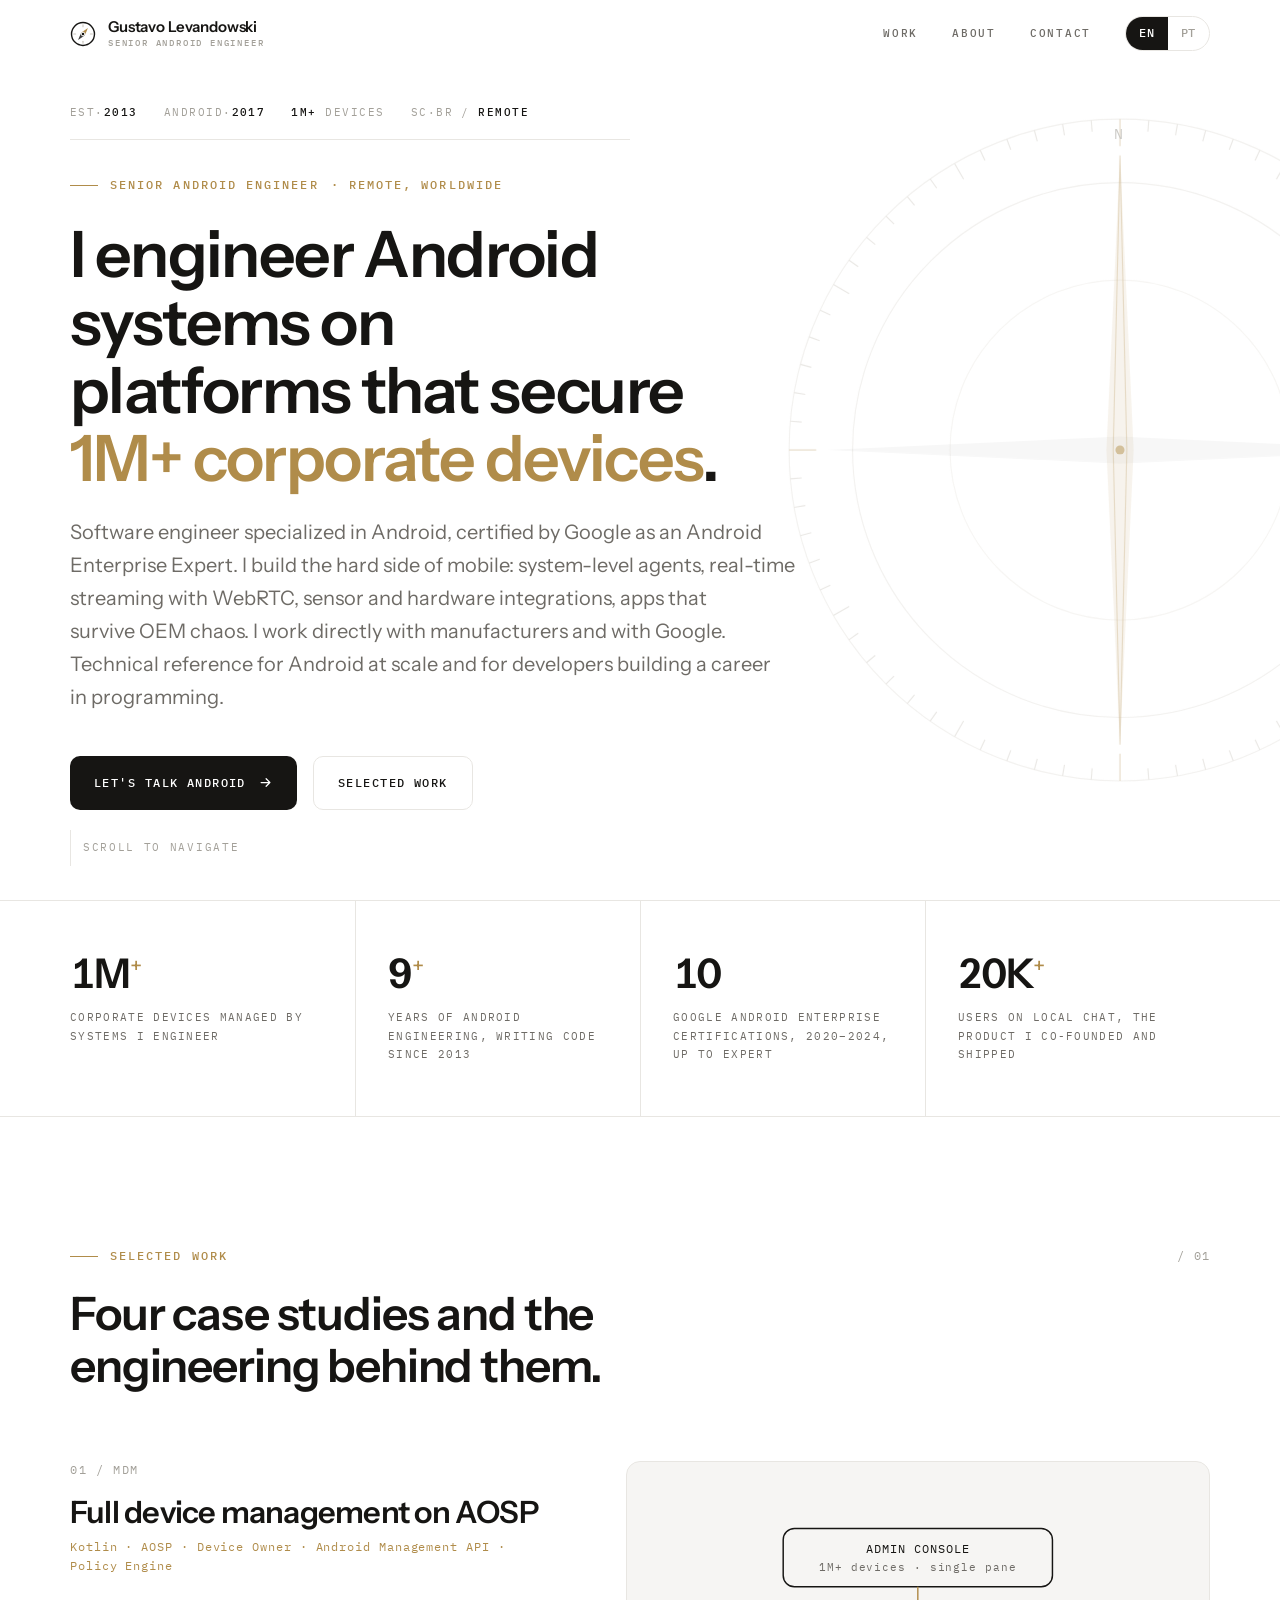
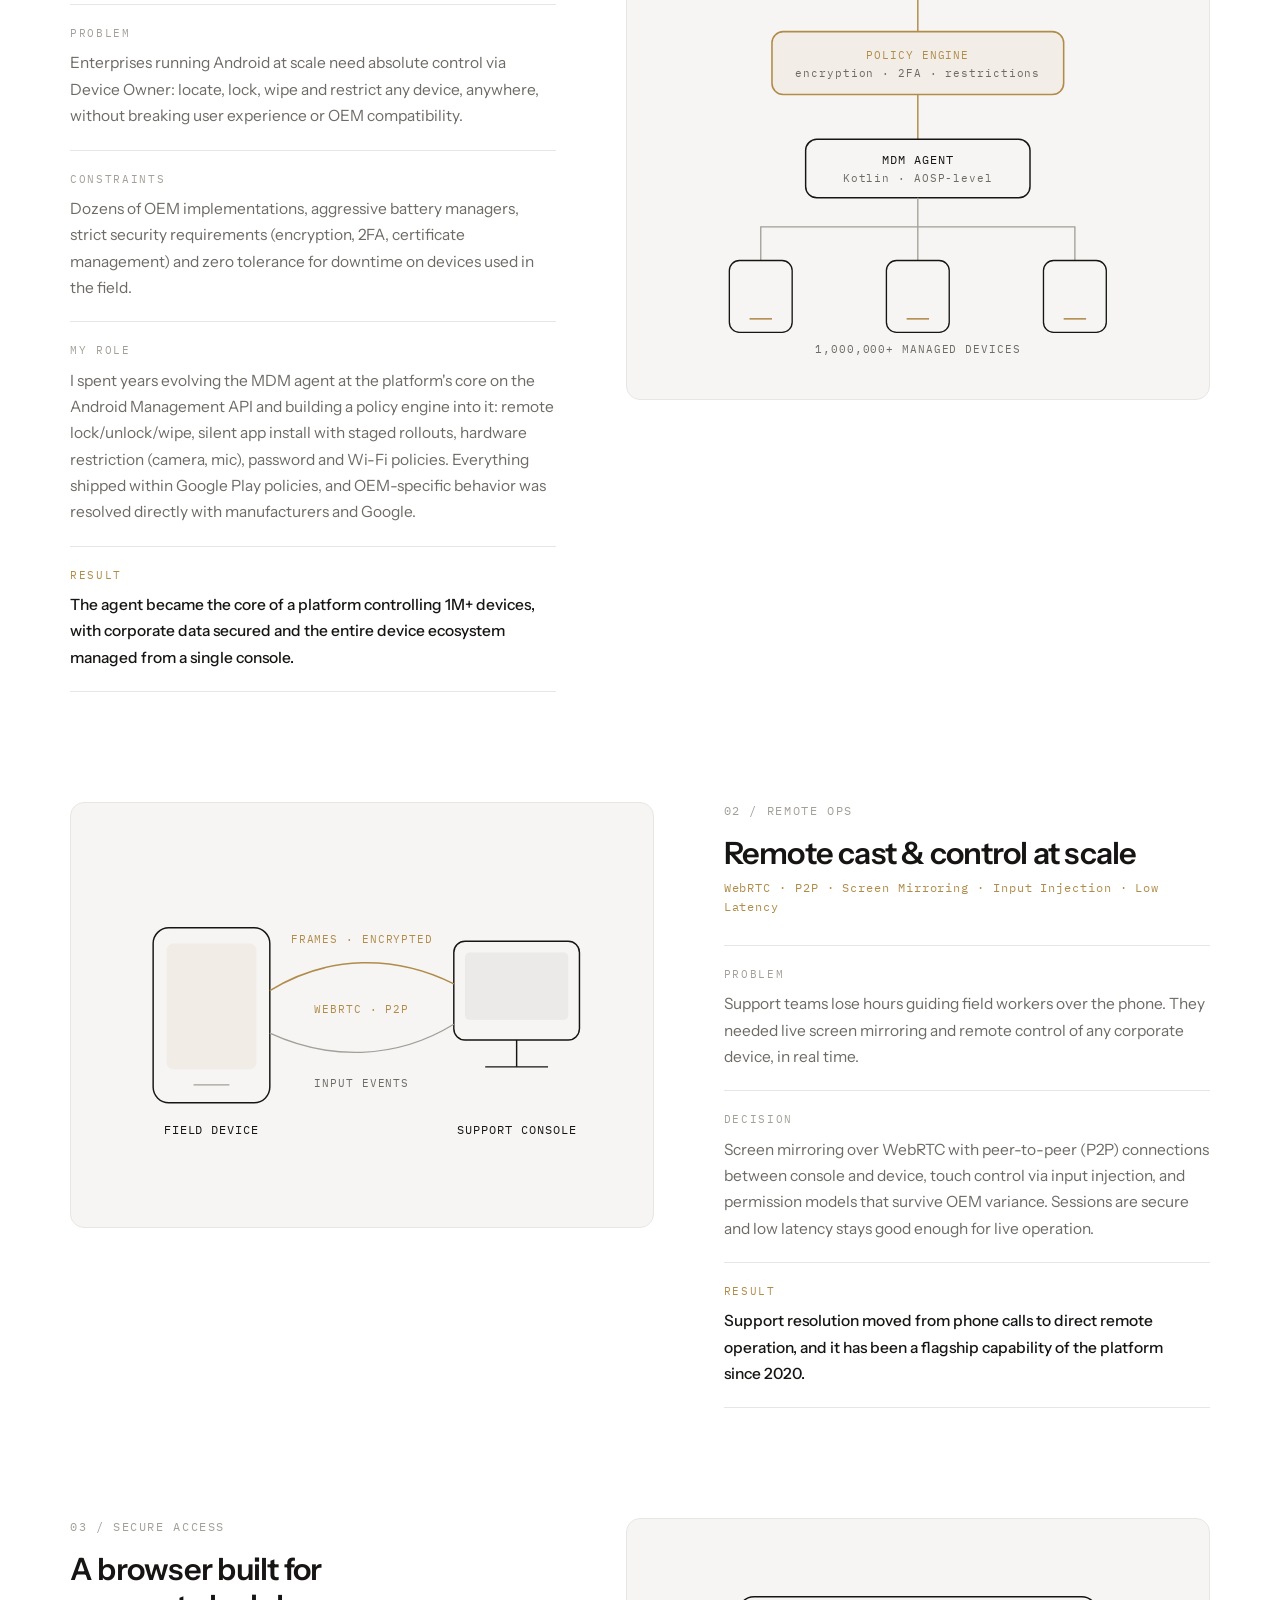
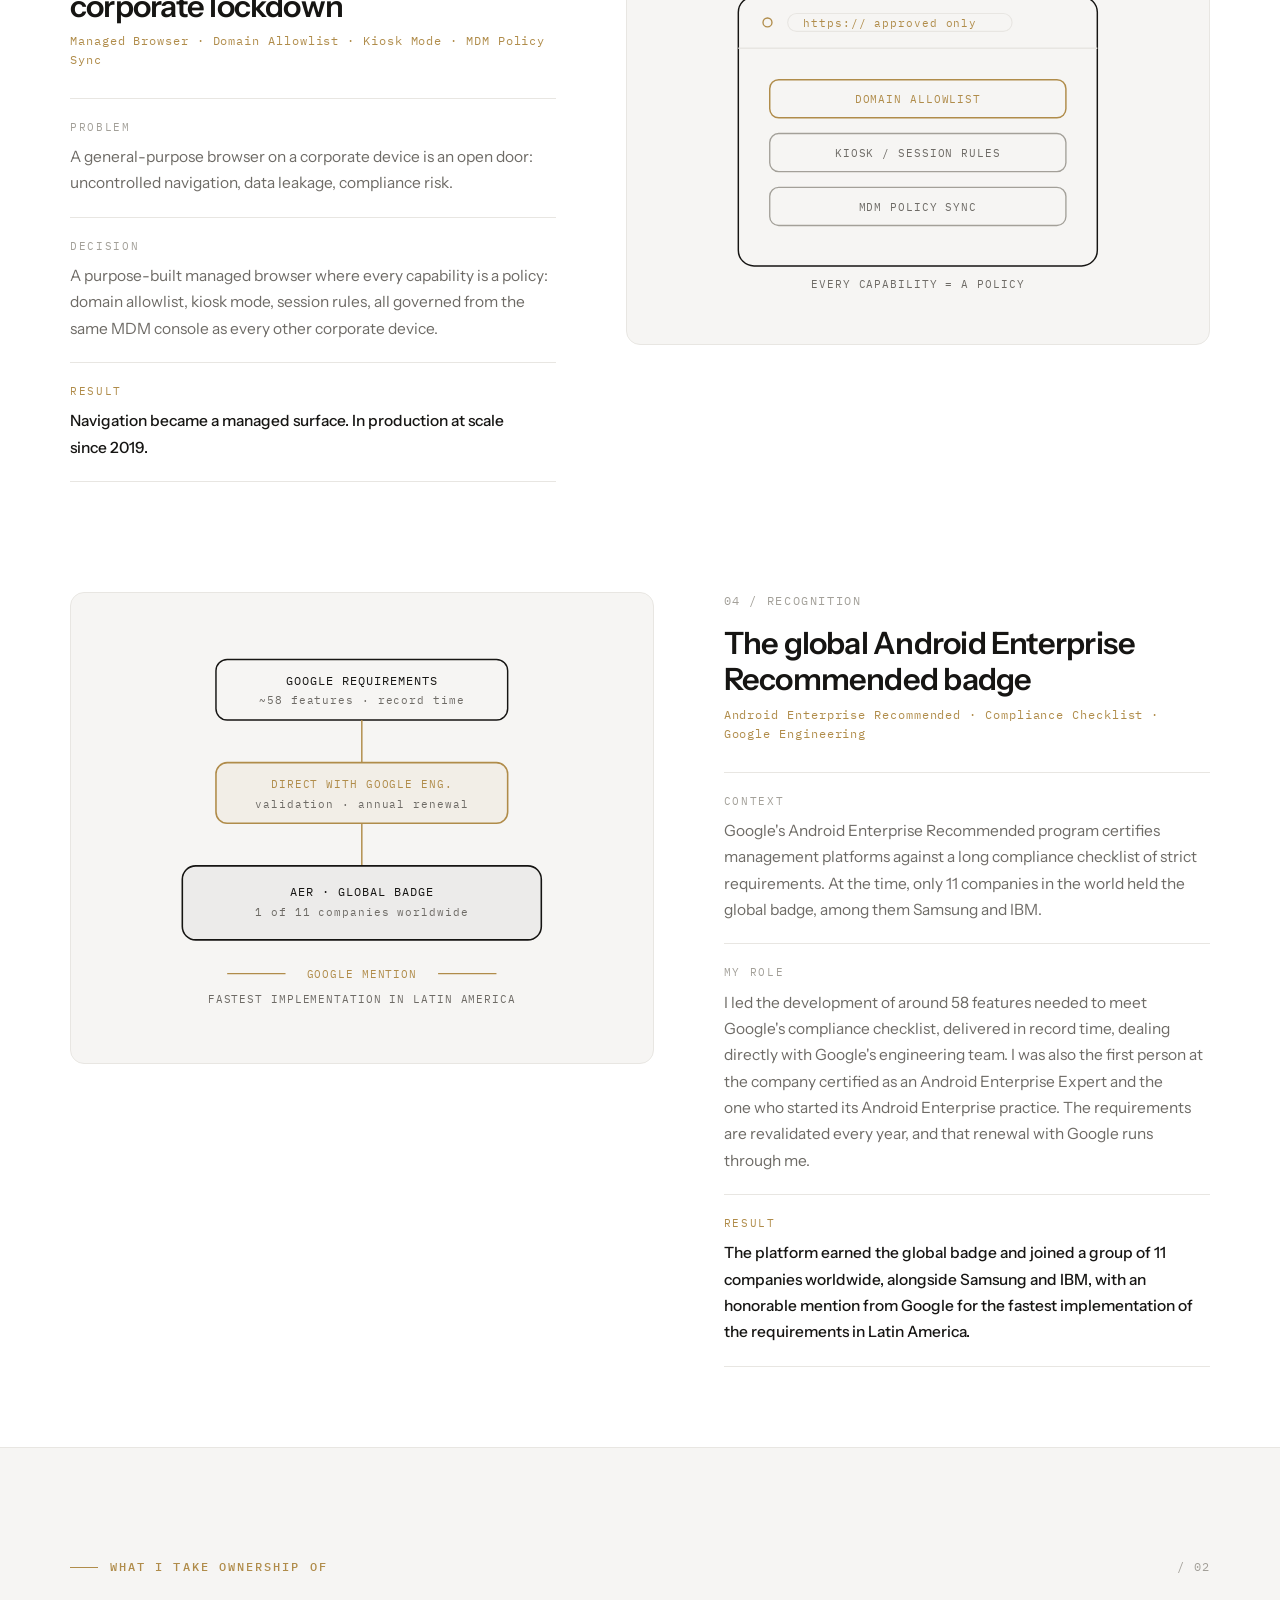
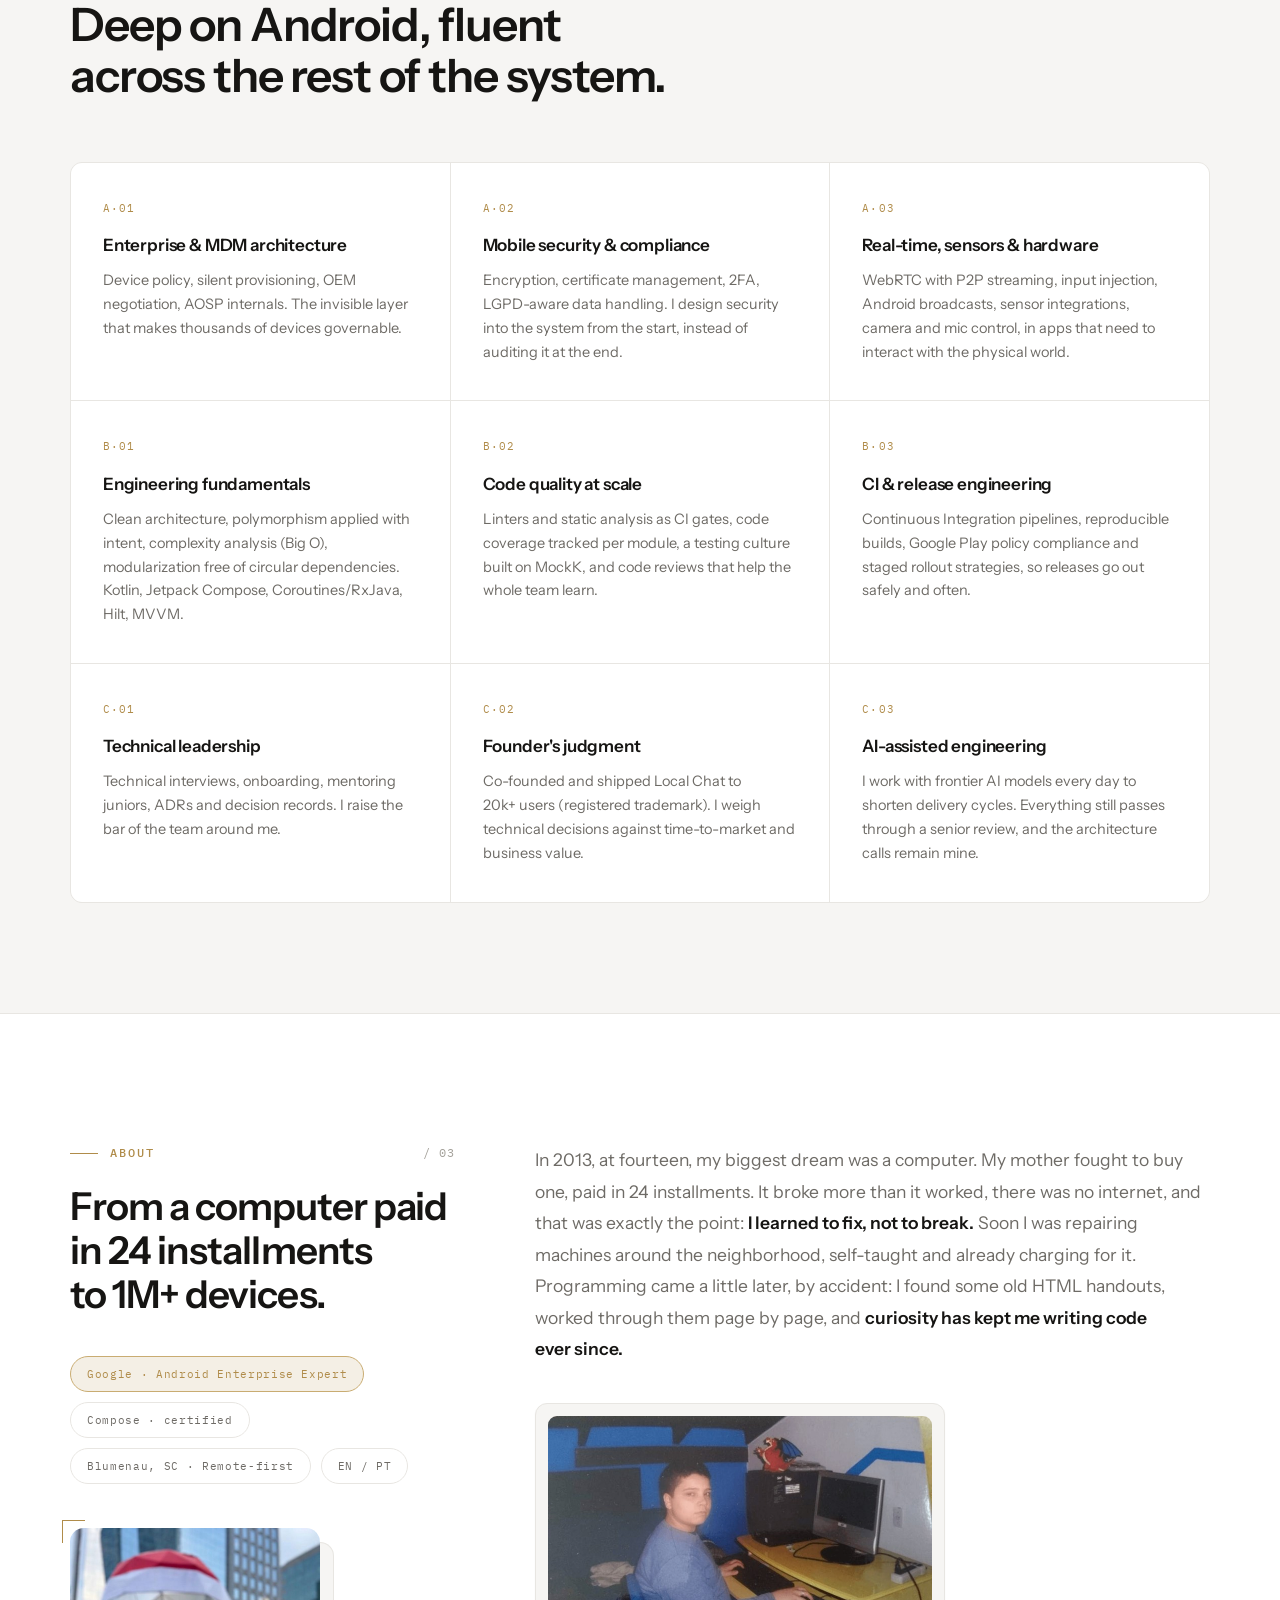
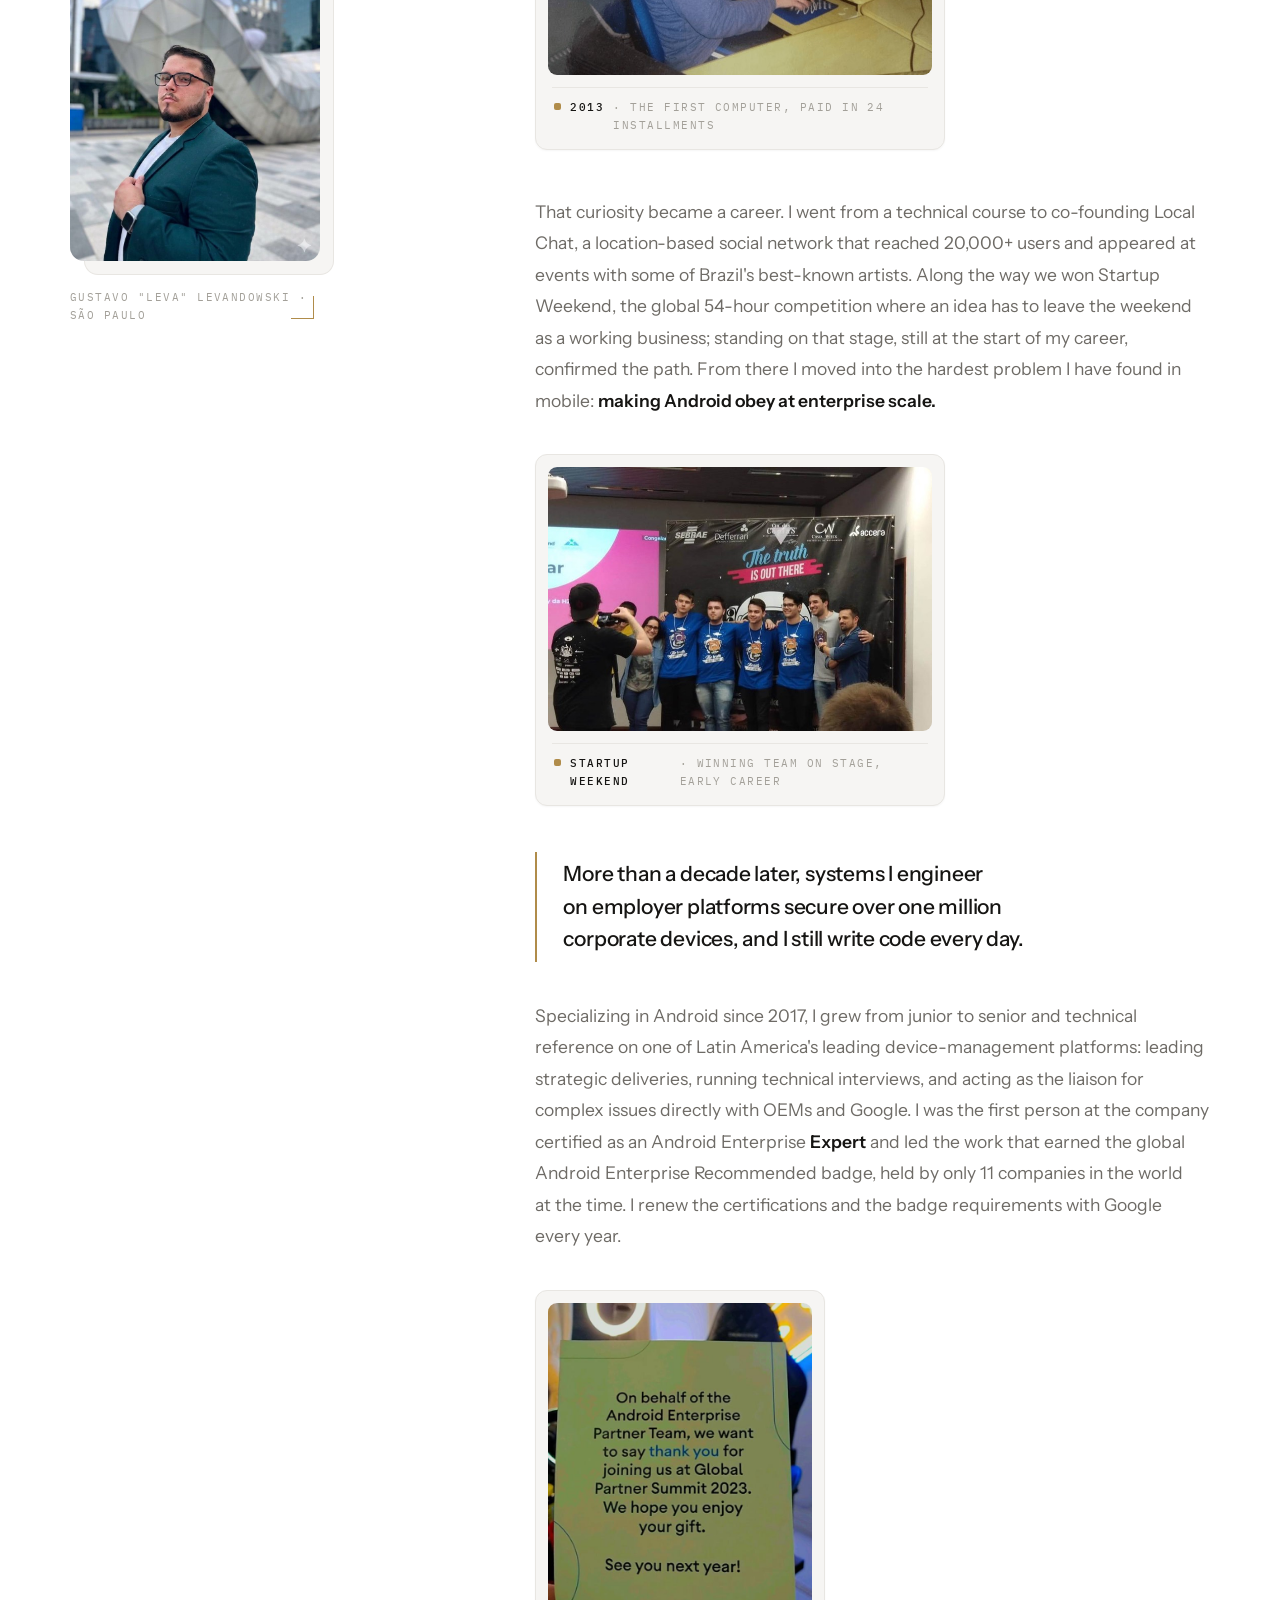
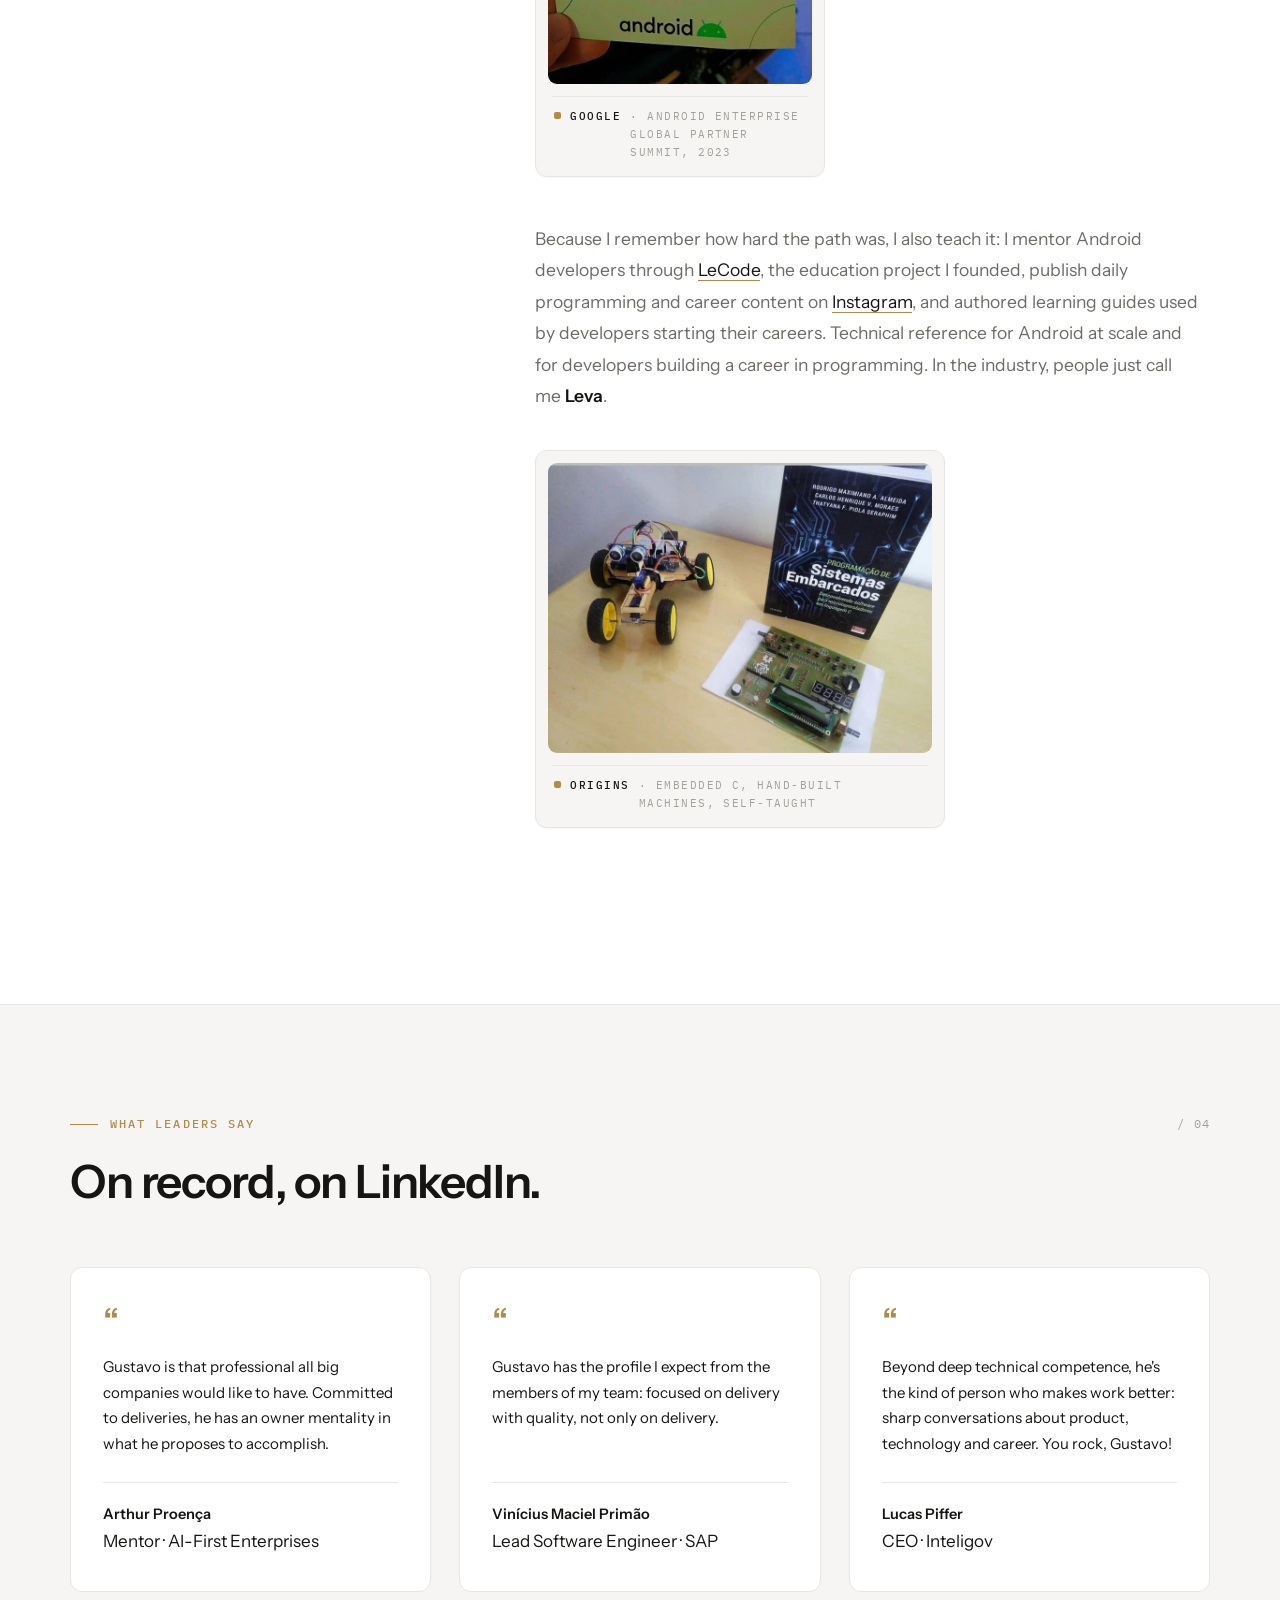
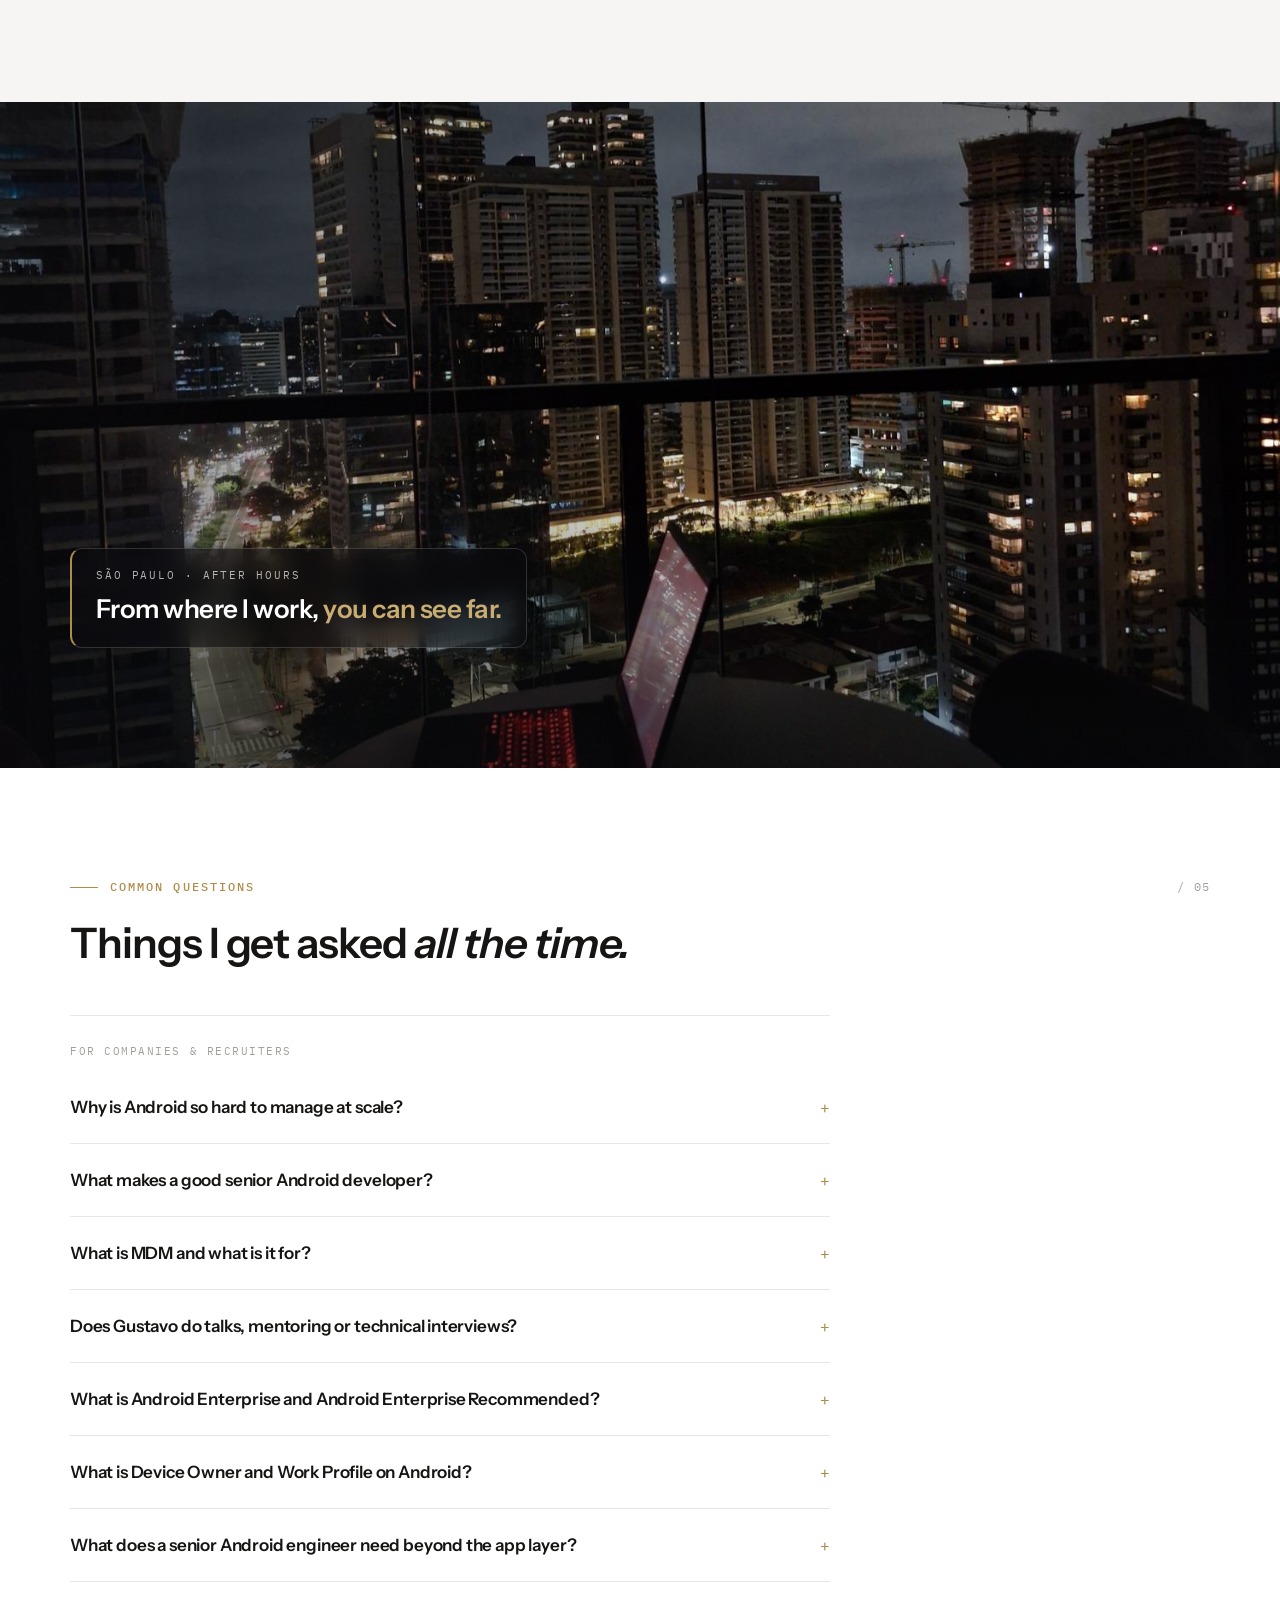
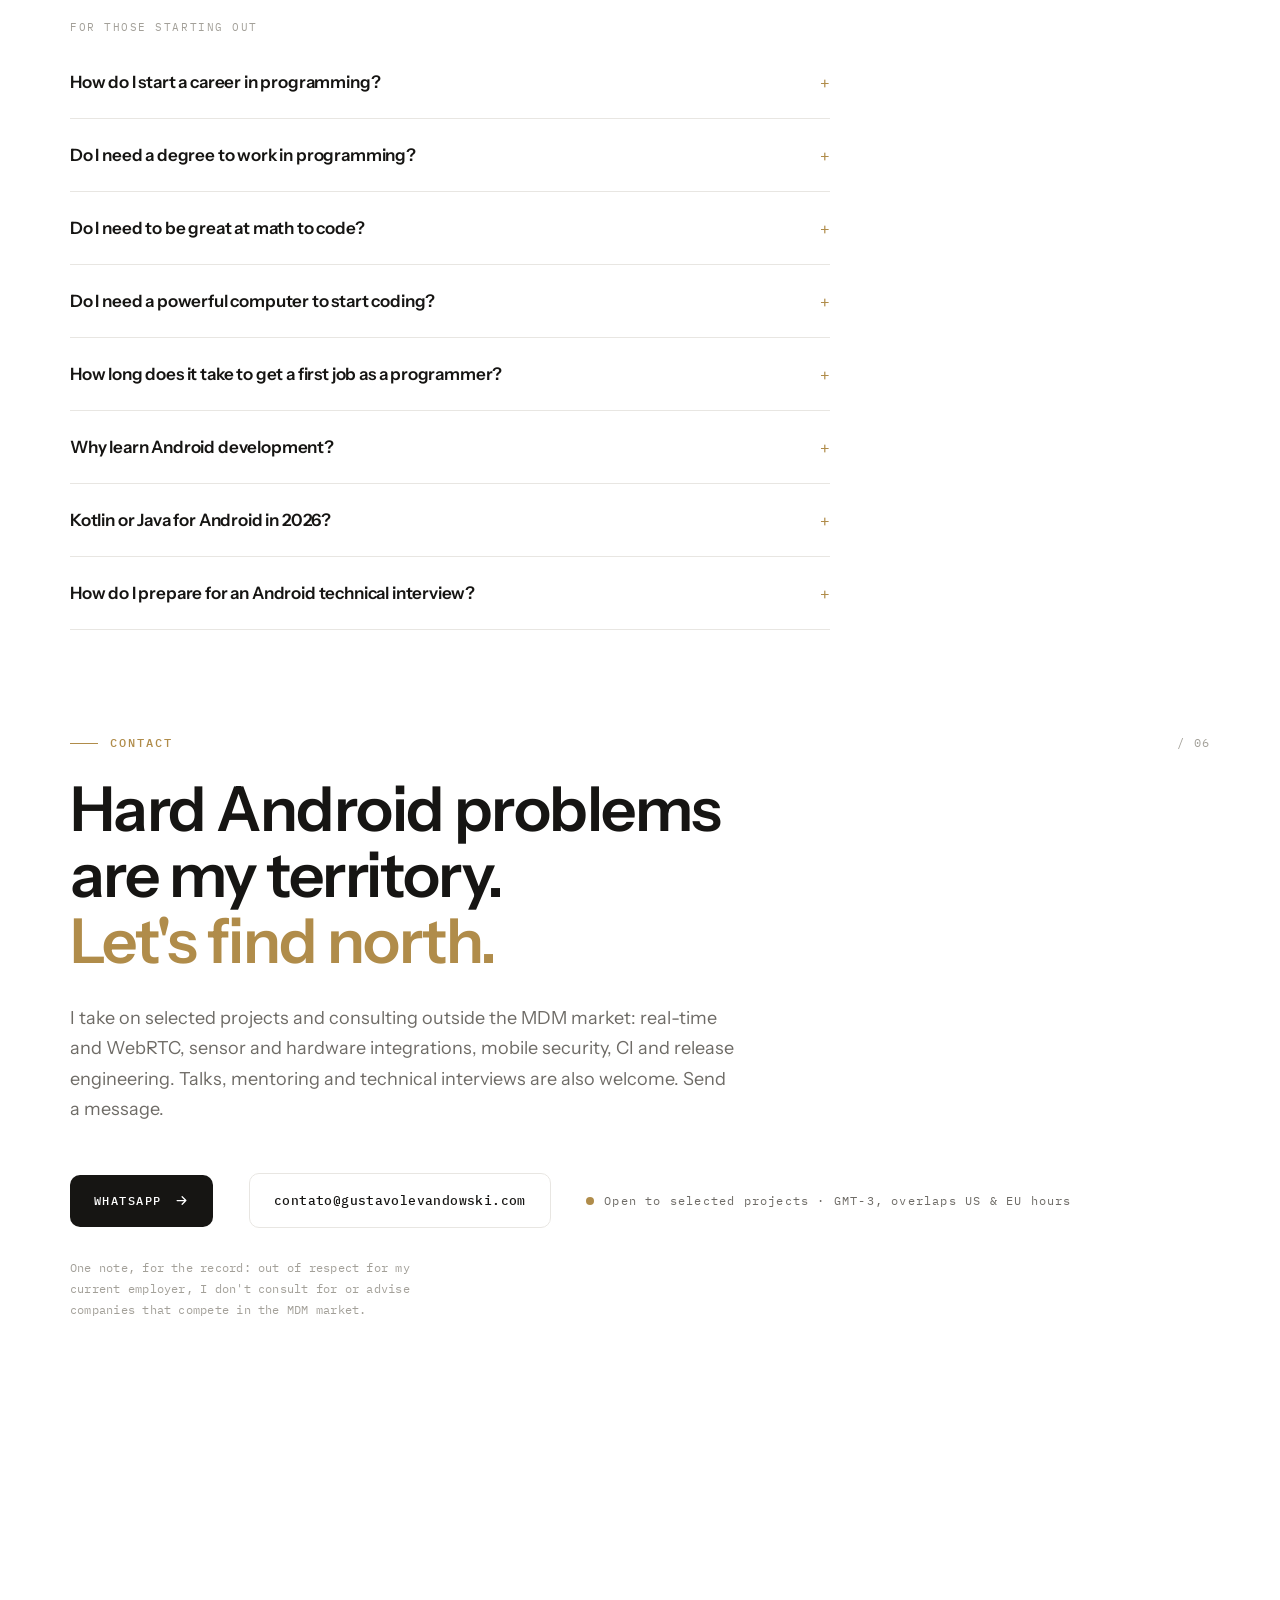
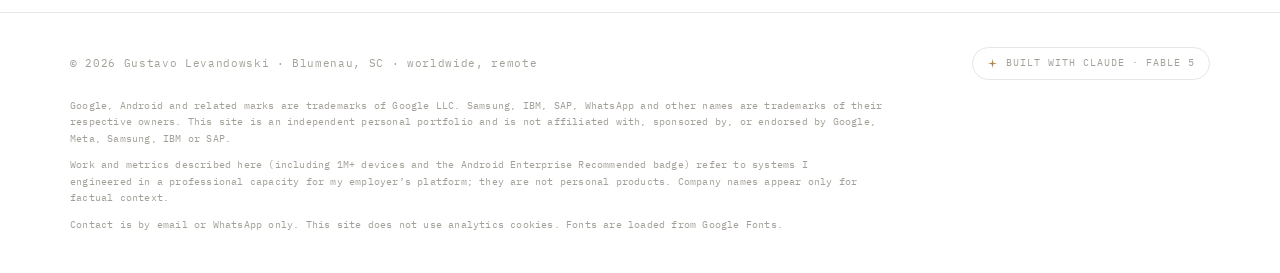
<file: en/index.html>
<!DOCTYPE html>
<!--
!!!!!!!!!!!!!!!!!!!!!!!!!!!!!!!!!!!!!!!!!!!!!!!!!!!!!!!!!!!!!!!!!!!!!!!!!!!!!!!
!!  STOP. DO NOT EDIT THIS FILE MANUALLY.                                    !!
!!                                                                           !!
!!  This page is GENERATED. Any hand edit will be OVERWRITTEN on the next    !!
!!  Netlify / GitHub Actions build.                                          !!
!!                                                                           !!
!!  Edit the bilingual source instead:                                       !!
!!      src/index.html                                                       !!
!!                                                                           !!
!!  Then run:                                                                !!
!!      python scripts/build_i18n.py                                         !!
!!  (or just push — the pipeline rebuilds /en and /pt automatically.)        !!
!!                                                                           !!
!!  PARAR. NAO EDITE ESTE ARQUIVO MANUALMENTE.                               !!
!!  Pagina GERADA. Edite apenas: src/index.html                              !!
!!!!!!!!!!!!!!!!!!!!!!!!!!!!!!!!!!!!!!!!!!!!!!!!!!!!!!!!!!!!!!!!!!!!!!!!!!!!!!!
-->

<html lang="en">
<head>
<meta charset="utf-8"/>
<meta content="width=device-width, initial-scale=1.0" name="viewport"/>
<title>Gustavo Levandowski · Android Engineer · 1M+ Devices · Mentoring</title>
<meta content="Google-certified Android Enterprise Expert. MDM, WebRTC, AOSP and systems on platforms protecting 1M+ devices. Technical reference for Android at scale and programming careers. Founder of LeCode mentoring." name="description"/>
<meta content="Gustavo Levandowski" name="author"/>
<meta content="index, follow, max-image-preview:large, max-snippet:-1, max-video-preview:-1" name="robots"/>
<meta content="#161513" name="theme-color"/>
<meta content="Gustavo Levandowski" name="application-name"/>
<meta content="telephone=no" name="format-detection"/>
<link href="https://gustavolevandowski.com/en/" hreflang="x-default" rel="alternate"/>
<link href="https://gustavolevandowski.com/en/" hreflang="en" rel="alternate"/>
<link href="https://gustavolevandowski.com/pt/" hreflang="pt-BR" rel="alternate"/>
<link href="/site.webmanifest" rel="manifest"/>
<link href="https://gustavolevandowski.com/en/" rel="canonical"/>
<link href="/assets/brand/favicon.png" rel="icon" sizes="32x32" type="image/png"/>
<link href="/assets/brand/favicon.svg" rel="icon" sizes="any" type="image/svg+xml"/>
<link href="/assets/brand/favicon.png" rel="apple-touch-icon"/>

<meta content="profile" property="og:type"/>
<meta content="Gustavo Levandowski · Android Engineer · 1M+ Devices · Mentoring" property="og:title"/>
<meta content="Google-certified Android Enterprise Expert. MDM, WebRTC, AOSP and systems on platforms protecting 1M+ devices. Technical reference for Android at scale and programming careers." property="og:description"/>
<meta content="https://gustavolevandowski.com/en/" property="og:url"/>
<meta content="en_US" property="og:locale"/>
<meta content="pt_BR" property="og:locale:alternate"/>

<meta content="https://gustavolevandowski.com/assets/brand/og.jpg" property="og:image"/>
<meta content="image/jpeg" property="og:image:type"/>
<meta content="1200" property="og:image:width"/>
<meta content="630" property="og:image:height"/>
<meta content="Gustavo Levandowski · Android Engineer · systems on platforms that secure 1M+ devices · mentoring" property="og:image:alt"/>
<meta content="summary_large_image" name="twitter:card"/>
<meta content="Gustavo Levandowski · Android Engineer · 1M+ Devices · Mentoring" name="twitter:title"/>
<meta content="Google-certified Android Enterprise Expert. MDM, WebRTC, AOSP and systems on platforms protecting 1M+ devices. Technical reference for Android at scale and programming careers." name="twitter:description"/>
<meta content="https://gustavolevandowski.com/assets/brand/og.jpg" name="twitter:image"/>
<meta content="Gustavo Levandowski · Android Engineer · systems on platforms that secure 1M+ devices · mentoring" name="twitter:image:alt"/>


<script type="application/ld+json">{
  "@context": "https://schema.org",
  "@type": "WebSite",
  "@id": "https://gustavolevandowski.com/#website",
  "url": "https://gustavolevandowski.com/en/",
  "name": "Gustavo Levandowski — Android Engineer",
  "description": "Technical reference for Android at scale and for developers building a career in programming. Google-certified Android Enterprise Expert.",
  "inLanguage": [
    "en",
    "pt-BR"
  ],
  "publisher": {
    "@id": "https://gustavolevandowski.com/#person"
  }
}</script>
<script type="application/ld+json">{
  "@context": "https://schema.org",
  "@type": "ProfilePage",
  "@id": "https://gustavolevandowski.com/#profile",
  "url": "https://gustavolevandowski.com/en/",
  "name": "Gustavo Levandowski · Android Engineer · 1M+ Devices · Mentoring",
  "description": "Technical reference for Android at scale and for developers building a career in programming. Google-certified Android Enterprise Expert.",
  "isPartOf": {
    "@id": "https://gustavolevandowski.com/#website"
  },
  "mainEntity": {
    "@id": "https://gustavolevandowski.com/#person"
  }
}</script>
<script type="application/ld+json">
{
  "@context": "https://schema.org",
  "@type": "Person",
  "@id": "https://gustavolevandowski.com/#person",
  "name": "Gustavo Levandowski",
  "alternateName": "Leva",
  "jobTitle": "Senior Android Engineer · Android Enterprise Expert",
  "description": "Senior software engineer specialized in Android and certified by Google as an Android Enterprise Expert. Builds complex mobile systems, including MDM agents, WebRTC remote control, secure browsers and sensor integrations, on employer platforms protecting 1M+ corporate devices. Technical reference for Android at scale and programming careers. Building Android since 2017, writing code since 2013. Works remotely, worldwide.",
  "email": "mailto:contato@gustavolevandowski.com",
  "telephone": "+55-47-99253-7917",
  "url": "https://gustavolevandowski.com",
  "image": "https://gustavolevandowski.com/assets/brand/og.jpg",
  "address": { "@type": "PostalAddress", "addressLocality": "Blumenau", "addressRegion": "SC", "addressCountry": "BR" },
  "sameAs": [
    "https://www.linkedin.com/in/levandowski/",
    "https://medium.com/@levandowski",
    "https://movimentolecode.com",
    "https://www.instagram.com/lecode.oficial/",
    "https://levandowskistudio.com/"
  ],
  "founder": {
    "@type": "Organization",
    "name": "LeCode",
    "description": "Educational project offering mentoring and daily content on programming and Android development careers.",
    "url": "https://movimentolecode.com",
    "sameAs": ["https://www.instagram.com/lecode.oficial/"]
  },
  "knowsAbout": [
    "Android Enterprise",
    "Android Enterprise Recommended",
    "Mobile Device Management",
    "Device Owner",
    "Work Profile",
    "Android Management API",
    "AOSP",
    "Kotlin",
    "Jetpack Compose",
    "Kiosk Mode",
    "Input Injection",
    "OEM Compatibility",
    "Mobile Device Security",
    "Mobile Security",
    "LGPD",
    "WebRTC",
    "Screen Mirroring",
    "Clean Architecture",
    "Continuous Integration",
    "Google Play",
    "Sensor Integration",
    "Software Architecture",
    "Release Engineering",
    "Technical Mentoring",
    "Programming Careers",
    "Technical Interviews"
  ],
  "hasCredential": [
    { "@type": "EducationalOccupationalCredential", "name": "Android Enterprise Expert", "credentialCategory": "certification", "recognizedBy": { "@type": "Organization", "name": "Google" } }
  ],
  "award": [
    "Led the development of ~58 features that earned the employer platform the global Android Enterprise Recommended badge, held by only 11 companies worldwide at the time, alongside Samsung and IBM",
    "Honorable mention from Google for the fastest implementation of Android Enterprise Recommended requirements in Latin America"
  ]
}
</script>

<script type="application/ld+json">{
  "@context": "https://schema.org",
  "@type": "FAQPage",
  "mainEntity": [
    {
      "@type": "Question",
      "name": "Why is Android so hard to manage at scale?",
      "acceptedAnswer": {
        "@type": "Answer",
        "text": "Because Android is not one system. Every manufacturer ships its own variation, with its own battery manager killing background processes and its own quirks in the management APIs. Multiply that by thousands of devices in the field and any small inconsistency becomes an outage. I spent the last decade inside this problem, and a good part of it was solved in conversations with the OEMs themselves."
      }
    },
    {
      "@type": "Question",
      "name": "What makes a good senior Android developer?",
      "acceptedAnswer": {
        "@type": "Answer",
        "text": "Look for evidence, not buzzwords. Has the person shipped systems that run on real devices, at real scale? Do they understand what lives underneath the framework? Can they explain a decision in writing and help a junior grow? Certifications help too, when they are verifiable. If you want to see what that looks like in practice, my history is on this page and on LinkedIn ."
      }
    },
    {
      "@type": "Question",
      "name": "What is MDM and what is it for?",
      "acceptedAnswer": {
        "@type": "Answer",
        "text": "MDM (Mobile Device Management) is the software layer a company uses to govern its phones and tablets: locating and locking devices, distributing apps silently, enforcing security policies and wiping corporate data when a device is lost. On Android, it is built on the Android Enterprise APIs, the technology behind the case studies on this page."
      }
    },
    {
      "@type": "Question",
      "name": "Does Gustavo do talks, mentoring or technical interviews?",
      "acceptedAnswer": {
        "@type": "Answer",
        "text": "Yes. I speak and write about Android at scale, device security and engineering careers, including articles on Medium , mentor developers through LeCode, and have run technical interviews for years. For invitations or a good conversation, write to contato@gustavolevandowski.com ."
      }
    },
    {
      "@type": "Question",
      "name": "What is Android Enterprise and Android Enterprise Recommended?",
      "acceptedAnswer": {
        "@type": "Answer",
        "text": "Android Enterprise is Google's set of APIs and management modes for governing corporate devices: Device Owner, Work Profile, policies, silent app install and remote wipe. Android Enterprise Recommended is Google's certification program for management platforms that meet a strict compliance checklist. I led around 58 features that earned my employer's platform the global badge and renew those requirements with Google every year."
      }
    },
    {
      "@type": "Question",
      "name": "What is Device Owner and Work Profile on Android?",
      "acceptedAnswer": {
        "@type": "Answer",
        "text": "Device Owner is a fully managed mode where the company controls the entire device through an MDM agent and the Android Management API. Work Profile separates corporate apps and data from personal use on the same phone. Both are core Android Enterprise building blocks behind locate, lock, wipe, silent install and policy engines at scale — the stack behind the cases on this page."
      }
    },
    {
      "@type": "Question",
      "name": "What does a senior Android engineer need beyond the app layer?",
      "acceptedAnswer": {
        "@type": "Answer",
        "text": "Beyond screens and ViewModels: OEM variance, battery managers, permissions, release engineering, observability, security policies and how the system behaves in the field. At enterprise scale that includes Device Owner, policy engines, WebRTC remote control, kiosk mode and direct work with manufacturers. That is the layer I engineer on employer platforms protecting 1M+ devices."
      }
    },
    {
      "@type": "Question",
      "name": "How do I start a career in programming?",
      "acceptedAnswer": {
        "@type": "Answer",
        "text": "Pick one language and build small, real things with it. Publish what you build, even when it feels too simple. What carried me from a broken computer to where I am was consistency, not talent. This is what I teach at LeCode , the education project I founded, and what I post about every day on Instagram at @lecode.oficial ."
      }
    },
    {
      "@type": "Question",
      "name": "Do I need a degree to work in programming?",
      "acceptedAnswer": {
        "@type": "Answer",
        "text": "No, it is not a requirement. What opens doors in this field is what you can build: published projects, practical skills and how you perform in a technical interview. I came from a technical course, not a degree, and grew to senior with Google certifications. A degree can help, but it is not what gets you hired."
      }
    },
    {
      "@type": "Question",
      "name": "Do I need to be great at math to code?",
      "acceptedAnswer": {
        "@type": "Answer",
        "text": "No. Day-to-day programming is much closer to building logical routines than to advanced math. I am not a genius; I am persistent, and that made all the difference. If you can follow a recipe and then improve it, you can learn to program."
      }
    },
    {
      "@type": "Question",
      "name": "Do I need a powerful computer to start coding?",
      "acceptedAnswer": {
        "@type": "Answer",
        "text": "Not to start. Programming logic can be learned on any basic machine. My first computer was paid in 24 installments and broke more than it worked, and that is where everything started. Better hardware only becomes necessary later, when your projects grow."
      }
    },
    {
      "@type": "Question",
      "name": "How long does it take to get a first job as a programmer?",
      "acceptedAnswer": {
        "@type": "Answer",
        "text": "With consistent study, about an hour every day, one year is a realistic milestone for a first opportunity. It varies from person to person, and you should distrust anyone promising three months. The profession is built with dedication, and it rewards the effort well over time."
      }
    },
    {
      "@type": "Question",
      "name": "Why learn Android development?",
      "acceptedAnswer": {
        "@type": "Answer",
        "text": "Because Android is everywhere: phones, payment terminals, cars, watches and the corporate devices I work with. It is a global market with strong demand and fewer specialists than web development, which leaves real room to grow. I have worked on it for a decade, and the guides I write at LeCode exist to shorten that path for whoever is starting."
      }
    },
    {
      "@type": "Question",
      "name": "Kotlin or Java for Android in 2026?",
      "acceptedAnswer": {
        "@type": "Answer",
        "text": "Kotlin is the default for new Android work: safer null handling, less boilerplate and first-class support from Google. Java still appears in legacy codebases and AOSP-level modules, so a senior engineer reads both. I ship production agents and platform features primarily in Kotlin, and go to AOSP depth when OEM behavior demands it."
      }
    },
    {
      "@type": "Question",
      "name": "How do I prepare for an Android technical interview?",
      "acceptedAnswer": {
        "@type": "Answer",
        "text": "Ship small real projects, explain architecture decisions in writing, and go deeper than UI: lifecycle, concurrency, networking, security and what happens under the framework. Practice walking through trade-offs out loud. I have run technical interviews for years and mentor candidates through LeCode on exactly that evidence-based approach."
      }
    }
  ]
}</script>
<link href="https://fonts.googleapis.com" rel="preconnect"/>
<link crossorigin="" href="https://fonts.gstatic.com" rel="preconnect"/>
<link href="https://fonts.googleapis.com/css2?family=Instrument+Sans:ital,wght@0,400;0,500;0,600;0,700;1,400&amp;family=IBM+Plex+Mono:wght@400;500&amp;display=swap" rel="stylesheet"/>
<link as="style" href="/assets/css/main.css?v=20260805-revert-rose" rel="preload"/><link as="fetch" crossorigin="anonymous" href="/assets/diagrams/mdm-architecture-diagram.svg" rel="preload"/><link as="fetch" crossorigin="anonymous" href="/assets/diagrams/remote-control-data-flow.svg" rel="preload"/><link as="fetch" crossorigin="anonymous" href="/assets/diagrams/secure-browser-layers.svg" rel="preload"/><link as="fetch" crossorigin="anonymous" href="/assets/diagrams/android-enterprise-recommended-timeline.svg" rel="preload"/><link href="/assets/css/main.css?v=20260805-revert-rose" rel="stylesheet"/>
</head>
<body>

<nav class="nav" id="nav">
<a aria-label="Gustavo Levandowski, home" class="nav-mark" href="#">
<svg aria-hidden="true" fill="none" viewbox="0 0 24 24">
<circle cx="12" cy="12" r="10.6" stroke="#161513" stroke-width="1.3"></circle>
<g stroke="#C9C5BD" stroke-linecap="round" stroke-width="1">
<line x1="12" x2="12" y1="3.4" y2="5.2"></line><line x1="12" x2="12" y1="18.8" y2="20.6"></line>
<line x1="3.4" x2="5.2" y1="12" y2="12"></line><line x1="18.8" x2="20.6" y1="12" y2="12"></line>
</g>
<g transform="rotate(40 12 12)">
<path d="M12 4.9 L14.1 12 L9.9 12 Z" fill="#B08C4A"></path>
<path d="M12 19.1 L9.9 12 L14.1 12 Z" fill="#161513" opacity=".82"></path>
</g>
<circle cx="12" cy="12" fill="#161513" r="1.7" stroke="#FFFFFF" stroke-width=".9"></circle>
</svg>
<span class="nm-text">
<span class="nm-name">Gustavo Levandowski</span>
<span class="nm-role">
Senior Android Engineer
</span>
</span>
</a>
<div class="nav-links">
<a href="#work">Work</a>
<a href="#about">About</a>
<a href="#contact">Contact</a>
<div aria-label="Language" class="lang-toggle" role="group"><a aria-current="page" class="active" href="/en/" hreflang="en" lang="en">EN</a><a href="/pt/" hreflang="pt-BR" lang="pt-BR">PT</a></div>
</div>
</nav>

<div aria-label="Next section · Próxima seção" class="compass-hud" id="hud" role="button" tabindex="0">
<div class="dial">
<svg fill="none" viewbox="0 0 52 52">
<circle cx="26" cy="26" r="24.5" stroke="#E8E6E2" stroke-width="1"></circle>
<g stroke="#A3A099" stroke-width="1">
<line x1="26" x2="26" y1="3" y2="8"></line><line x1="26" x2="26" y1="44" y2="49"></line>
<line x1="3" x2="8" y1="26" y2="26"></line><line x1="44" x2="49" y1="26" y2="26"></line>
</g>
<g class="hud-needle" id="hudNeedle">
<path d="M26 9 L28.2 26 L26 43 L23.8 26 Z" fill="#B08C4A"></path>
</g>
<circle cx="26" cy="26" fill="#161513" r="2"></circle>
</svg>
</div>
<div class="hud-label">
You are at
<b id="hudSection">Intro</b>
</div>
</div>

<header class="hero" id="top">
<div aria-hidden="true" class="hero-rose">
<svg fill="none" viewbox="0 0 600 600">
<g id="roseSpin">
<circle cx="300" cy="300" r="292" stroke="#E8E6E2" stroke-width="1"></circle>
<circle cx="300" cy="300" r="236" stroke="#E8E6E2" stroke-width="1"></circle>
<circle cx="300" cy="300" r="150" stroke="#EFEDE9" stroke-width="1"></circle>
<g id="roseTicks" stroke="#D8D5CF" stroke-width="1"></g>
<path d="M300 40 L312 300 L300 560 L288 300 Z" fill="#B08C4A" fill-opacity=".18"></path>
<path d="M40 300 L300 288 L560 300 L300 312 Z" fill="#161513" fill-opacity=".06"></path>
<path d="M300 40 L306 300 L300 560 L294 300 Z" stroke="#B08C4A" stroke-opacity=".5" stroke-width="1"></path>
</g>
<circle cx="300" cy="300" fill="#B08C4A" r="4"></circle>
<text fill="#A3A099" font-family="IBM Plex Mono" font-size="13" letter-spacing="3" text-anchor="middle" x="300" y="26">N</text>
</svg>
</div>
<div class="hero-inner">
<div class="hero-meta reveal">
<span>EST·<b>2013</b></span><span>ANDROID·<b>2017</b></span><span><b>1M+</b> DEVICES</span><span>SC·BR / <b>REMOTE</b></span>
</div>
<p class="eyebrow reveal" style="transition-delay:.04s">
Senior Android Engineer<span class="eb-x"> · Remote, worldwide</span>

</p>
<h1 class="reveal" style="transition-delay:.08s">
I engineer Android systems on platforms that secure <em>1M+ corporate devices</em>.

</h1>
<p class="hero-sub reveal" style="transition-delay:.16s">
<span class="sub-full">Software engineer specialized in Android, certified by Google as an Android Enterprise Expert. I build the hard side of mobile: system-level agents, real-time streaming with WebRTC, sensor and hardware integrations, apps that survive OEM chaos. I work directly with manufacturers and with Google. Technical reference for Android at scale and for developers building a career in programming.</span>
<span class="sub-short">Google-certified Android Enterprise Expert. Technical reference for Android at scale and programming careers.</span>
</p>
<div class="hero-ctas reveal" style="transition-delay:.24s">
<a class="btn btn-primary magnetic wa-link" href="https://wa.me/5547992537917" rel="noopener" target="_blank">
Let's talk Android

<svg fill="none" height="15" viewbox="0 0 24 24" width="15"><path d="M5 12h14M13 6l6 6-6 6" stroke="currentColor" stroke-linecap="round" stroke-linejoin="round" stroke-width="2"></path></svg>
</a>
<a class="btn btn-ghost magnetic" href="#work">
Selected work

</a>
</div>
</div>
<div aria-hidden="true" class="hero-scrollcue">
<div class="line"></div>
Scroll to navigate
</div>
</header>

<section class="metrics" data-section-en="Proof" data-section-pt="Prova">
<div class="metrics-grid">
<div class="metric reveal">
<div class="num"><span class="count" data-format="compact" data-target="1000000">0</span><sup>+</sup></div>
<div class="lbl">Corporate devices managed by systems I engineer</div>
</div>
<div class="metric reveal" style="transition-delay:.08s">
<div class="num"><span class="count" data-target="9">0</span><sup>+</sup></div>
<div class="lbl">Years of Android engineering, writing code since 2013</div>
</div>
<div class="metric reveal" style="transition-delay:.16s">
<div class="num"><span class="count" data-target="10">0</span></div>
<div class="lbl">Google Android Enterprise certifications, 2020–2024, up to Expert</div>
</div>
<div class="metric reveal" style="transition-delay:.24s">
<div class="num"><span class="count" data-format="k" data-target="20000">0</span><sup>+</sup></div>
<div class="lbl">Users on Local Chat, the product I co-founded and shipped</div>
</div>
</div>
</section>

<section class="work" data-section-en="Work" data-section-pt="Projetos" id="work">
<div class="section-head">
<p class="eyebrow reveal">Selected work<span class="idx">/ 01</span></p>
<h2 class="reveal" style="transition-delay:.08s">
Four case studies and the engineering behind them.

</h2>
</div>

<article class="case">
<div class="case-text">
<div class="case-index">01 / MDM</div>
<h3>Full device management on AOSP</h3>
<div class="stack">Kotlin · AOSP · Device Owner · Android Management API · Policy Engine</div>
<div class="case-block reveal">
<div class="k">Problem</div>
<p>Enterprises running Android at scale need absolute control via Device Owner: locate, lock, wipe and restrict any device, anywhere, without breaking user experience or OEM compatibility.</p>
</div>
<div class="case-block reveal">
<div class="k">Constraints</div>
<p>Dozens of OEM implementations, aggressive battery managers, strict security requirements (encryption, 2FA, certificate management) and zero tolerance for downtime on devices used in the field.</p>
</div>
<div class="case-block reveal">
<div class="k">My role</div>
<p>I spent years evolving the MDM agent at the platform's core on the Android Management API and building a policy engine into it: remote lock/unlock/wipe, silent app install with staged rollouts, hardware restriction (camera, mic), password and Wi-Fi policies. Everything shipped within Google Play policies, and OEM-specific behavior was resolved directly with manufacturers and Google.</p>
</div>
<div class="case-block result reveal">
<div class="k">Result</div>
<p>The agent became the core of a platform controlling 1M+ devices, with corporate data secured and the entire device ecosystem managed from a single console.</p>
</div>
</div>
<div class="case-visual">
<div aria-label="MDM architecture diagram" class="diagram-slot" data-svg-id="diagMDM" data-svg-src="/assets/diagrams/mdm-architecture-diagram.svg" role="img"></div>
</div>
</article>

<article class="case flip">
<div class="case-text">
<div class="case-index">02 / REMOTE OPS</div>
<h3>Remote cast &amp; control at scale</h3>
<div class="stack">WebRTC · P2P · Screen Mirroring · Input Injection · Low Latency</div>
<div class="case-block reveal">
<div class="k">Problem</div>
<p>Support teams lose hours guiding field workers over the phone. They needed live screen mirroring and remote control of any corporate device, in real time.</p>
</div>
<div class="case-block reveal">
<div class="k">Decision</div>
<p>Screen mirroring over WebRTC with peer-to-peer (P2P) connections between console and device, touch control via input injection, and permission models that survive OEM variance. Sessions are secure and low latency stays good enough for live operation.</p>
</div>
<div class="case-block result reveal">
<div class="k">Result</div>
<p>Support resolution moved from phone calls to direct remote operation, and it has been a flagship capability of the platform since 2020.</p>
</div>
</div>
<div class="case-visual">
<div aria-label="Remote control data flow" class="diagram-slot" data-svg-src="/assets/diagrams/remote-control-data-flow.svg" role="img"></div>
</div>
</article>

<article class="case">
<div class="case-text">
<div class="case-index">03 / SECURE ACCESS</div>
<h3>A browser built for corporate lockdown</h3>
<div class="stack">Managed Browser · Domain Allowlist · Kiosk Mode · MDM Policy Sync</div>
<div class="case-block reveal">
<div class="k">Problem</div>
<p>A general-purpose browser on a corporate device is an open door: uncontrolled navigation, data leakage, compliance risk.</p>
</div>
<div class="case-block reveal">
<div class="k">Decision</div>
<p>A purpose-built managed browser where every capability is a policy: domain allowlist, kiosk mode, session rules, all governed from the same MDM console as every other corporate device.</p>
</div>
<div class="case-block result reveal">
<div class="k">Result</div>
<p>Navigation became a managed surface. In production at scale since 2019.</p>
</div>
</div>
<div class="case-visual">
<div aria-label="Secure browser layers" class="diagram-slot" data-svg-src="/assets/diagrams/secure-browser-layers.svg" role="img"></div>
</div>
</article>

<article class="case flip">
<div class="case-text">
<div class="case-index">04 / RECOGNITION</div>
<h3>The global Android Enterprise Recommended badge</h3>
<div class="stack">Android Enterprise Recommended · Compliance Checklist · Google Engineering</div>
<div class="case-block reveal">
<div class="k">Context</div>
<p>Google's Android Enterprise Recommended program certifies management platforms against a long compliance checklist of strict requirements. At the time, only 11 companies in the world held the global badge, among them Samsung and IBM.</p>
</div>
<div class="case-block reveal">
<div class="k">My role</div>
<p>I led the development of around 58 features needed to meet Google's compliance checklist, delivered in record time, dealing directly with Google's engineering team. I was also the first person at the company certified as an Android Enterprise Expert and the one who started its Android Enterprise practice. The requirements are revalidated every year, and that renewal with Google runs through me.</p>
</div>
<div class="case-block result reveal">
<div class="k">Result</div>
<p>The platform earned the global badge and joined a group of 11 companies worldwide, alongside Samsung and IBM, with an honorable mention from Google for the fastest implementation of the requirements in Latin America.</p>
</div>
</div>
<div class="case-visual">
<div aria-label="Android Enterprise Recommended timeline" class="diagram-slot" data-svg-src="/assets/diagrams/android-enterprise-recommended-timeline.svg" role="img"></div>
</div>
</article>
</section>

<section class="caps" data-section-en="Capabilities" data-section-pt="Capacidades">
<div class="section-head" style="margin-bottom:0">
<p class="eyebrow reveal">What I take ownership of<span class="idx">/ 02</span></p>
<h2 class="reveal" style="transition-delay:.08s">
Deep on Android, fluent across the rest of the system.

</h2>
</div>
<div class="caps-grid reveal">
<div class="cap">
<div class="cap-n">A·01</div>
<h4>Enterprise &amp; MDM architecture</h4>
<p>Device policy, silent provisioning, OEM negotiation, AOSP internals. The invisible layer that makes thousands of devices governable.</p>
</div>
<div class="cap">
<div class="cap-n">A·02</div>
<h4>Mobile security &amp; compliance</h4>
<p>Encryption, certificate management, 2FA, LGPD-aware data handling. I design security into the system from the start, instead of auditing it at the end.</p>
</div>
<div class="cap">
<div class="cap-n">A·03</div>
<h4>Real-time, sensors &amp; hardware</h4>
<p>WebRTC with P2P streaming, input injection, Android broadcasts, sensor integrations, camera and mic control, in apps that need to interact with the physical world.</p>
</div>
<div class="cap">
<div class="cap-n">B·01</div>
<h4>Engineering fundamentals</h4>
<p>Clean architecture, polymorphism applied with intent, complexity analysis (Big O), modularization free of circular dependencies. Kotlin, Jetpack Compose, Coroutines/RxJava, Hilt, MVVM.</p>
</div>
<div class="cap">
<div class="cap-n">B·02</div>
<h4>Code quality at scale</h4>
<p>Linters and static analysis as CI gates, code coverage tracked per module, a testing culture built on MockK, and code reviews that help the whole team learn.</p>
</div>
<div class="cap">
<div class="cap-n">B·03</div>
<h4>CI &amp; release engineering</h4>
<p>Continuous Integration pipelines, reproducible builds, Google Play policy compliance and staged rollout strategies, so releases go out safely and often.</p>
</div>
<div class="cap">
<div class="cap-n">C·01</div>
<h4>Technical leadership</h4>
<p>Technical interviews, onboarding, mentoring juniors, ADRs and decision records. I raise the bar of the team around me.</p>
</div>
<div class="cap">
<div class="cap-n">C·02</div>
<h4>Founder's judgment</h4>
<p>Co-founded and shipped Local Chat to 20k+ users (registered trademark). I weigh technical decisions against time-to-market and business value.</p>
</div>
<div class="cap">
<div class="cap-n">C·03</div>
<h4>AI-assisted engineering</h4>
<p>I work with frontier AI models every day to shorten delivery cycles. Everything still passes through a senior review, and the architecture calls remain mine.</p>
</div>
</div>
</section>

<section class="about" data-section-en="About" data-section-pt="Sobre" id="about">
<div class="about-grid">
<div class="about-side">
<p class="eyebrow reveal">About<span class="idx">/ 03</span></p>
<h2 class="reveal" style="transition-delay:.08s">
From a computer paid in 24 installments to 1M+ devices.

</h2>
<div class="cred-line reveal" style="transition-delay:.16s">
<span class="cred gold">Google · Android Enterprise Expert</span>
<span class="cred">Compose · certified</span>
<span class="cred">Blumenau, SC · Remote-first</span>
<span class="cred">EN / PT</span>
</div>
<figure class="about-portrait reveal" style="transition-delay:.22s">
<img alt="Gustavo Levandowski" height="1013" loading="lazy" src="/assets/img/gustavo-leva-levandowski-s-o-paulo.jpg" width="760"/>
<figcaption>Gustavo "Leva" Levandowski · São Paulo</figcaption>
</figure>
</div>
<div class="about-story">
<p class="reveal">In 2013, at fourteen, my biggest dream was a computer. My mother fought to buy one, paid in 24 installments. It broke more than it worked, there was no internet, and that was exactly the point: <strong>I learned to fix, not to break.</strong> Soon I was repairing machines around the neighborhood, self-taught and already charging for it. Programming came a little later, by accident: I found some old HTML handouts, worked through them page by page, and <strong>curiosity has kept me writing code ever since.</strong></p>
<figure class="story-fig reveal">
<img alt="Gustavo aos treze anos, no primeiro computador da família" loading="lazy" src="/assets/img/the-first-computer-paid-in-24-installments.jpg"/>
<figcaption><b>2013</b> · the first computer, paid in 24 installments</figcaption>
</figure>
<p class="reveal">That curiosity became a career. I went from a technical course to co-founding Local Chat, a location-based social network that reached 20,000+ users and appeared at events with some of Brazil's best-known artists. Along the way we won Startup Weekend, the global 54-hour competition where an idea has to leave the weekend as a working business; standing on that stage, still at the start of my career, confirmed the path. From there I moved into the hardest problem I have found in mobile: <strong>making Android obey at enterprise scale.</strong></p>
<figure class="story-fig reveal">
<img alt="Gustavo com o time vencedor no palco do Startup Weekend" loading="lazy" src="/assets/img/winning-team-on-stage-early-career.jpg"/>
<figcaption><b>STARTUP WEEKEND</b> · winning team on stage, early career</figcaption>
</figure>
<div class="pull reveal">
More than a decade later, systems I engineer on employer platforms secure over one million corporate devices, and I still write code every day.

</div>
<p class="reveal">Specializing in Android since 2017, I grew from junior to senior and technical reference on one of Latin America's leading device-management platforms: leading strategic deliveries, running technical interviews, and acting as the liaison for complex issues directly with OEMs and Google. I was the first person at the company certified as an Android Enterprise <strong>Expert</strong> and led the work that earned the global Android Enterprise Recommended badge, held by only 11 companies in the world at the time. I renew the certifications and the badge requirements with Google every year.</p>
<figure class="story-fig fig-card reveal">
<img alt="Thank-you card from the Android Enterprise Partner Team for joining the Global Partner Summit 2023" height="925" loading="lazy" src="/assets/img/android-enterprise-global-partner-summit-2023.jpg" width="640"/>
<figcaption><b>GOOGLE</b> · Android Enterprise Global Partner Summit, 2023</figcaption>
</figure>
<p class="reveal">Because I remember how hard the path was, I also teach it: I mentor Android developers through <a href="https://movimentolecode.com" rel="noopener" target="_blank">LeCode</a>, the education project I founded, publish daily programming and career content on <a href="https://www.instagram.com/lecode.oficial/" rel="noopener" target="_blank">Instagram</a>, and authored learning guides used by developers starting their careers. Technical reference for Android at scale and for developers building a career in programming. In the industry, people just call me <strong>Leva</strong>.</p>
<figure class="story-fig reveal">
<img alt="Embedded systems book, Arduino robot and circuit board from the early self-taught years" height="620" loading="lazy" src="/assets/img/embedded-c-hand-built-machines-self-taught.jpg" width="820"/>
<figcaption><b>ORIGINS</b> · embedded C, hand-built machines, self-taught</figcaption>
</figure>
</div>
</div>
</section>

<section class="quotes" data-section-en="Endorsements" data-section-pt="Recomendações">
<div class="section-head" style="margin-bottom:0">
<p class="eyebrow reveal">What leaders say<span class="idx">/ 04</span></p>
<h2 class="reveal" style="transition-delay:.08s">
On record, on LinkedIn.

</h2>
</div>
<div class="quotes-grid">
<figure class="quote reveal">
<div class="qmark">“</div>
<p>Gustavo is that professional all big companies would like to have. Committed to deliveries, he has an owner mentality in what he proposes to accomplish.</p>
<figcaption class="who"><b>Arthur Proença</b>Mentor · AI-First Enterprises</figcaption>
</figure>
<figure class="quote reveal" style="transition-delay:.1s">
<div class="qmark">“</div>
<p>Gustavo has the profile I expect from the members of my team: focused on delivery with quality, not only on delivery.</p>
<figcaption class="who"><b>Vinícius Maciel Primão</b>Lead Software Engineer · SAP</figcaption>
</figure>
<figure class="quote reveal" style="transition-delay:.2s">
<div class="qmark">“</div>
<p>Beyond deep technical competence, he's the kind of person who makes work better: sharp conversations about product, technology and career. You rock, Gustavo!</p>
<figcaption class="who"><b>Lucas Piffer</b>CEO · Inteligov</figcaption>
</figure>
</div>
</section>

<div class="field">
<img alt="Laptop with backlit keyboard overlooking the São Paulo skyline at night" class="field-img" height="1050" id="fieldImg" loading="lazy" src="/assets/img/field-band.jpg" width="1500"/>
<div aria-hidden="true" class="field-scrim"></div>
<div class="field-caption">
<div class="fc-k">São Paulo · after hours</div>
<div class="fc-t">
From where I work, <em>you can see far.</em>

</div>
</div>
</div>

<section class="faq" data-section-en="FAQ" data-section-pt="Perguntas" id="faq">
<div class="faq-inner">
<p class="eyebrow reveal">Common questions<span class="idx">/ 05</span></p>
<h2 class="reveal" style="transition-delay:.08s">
Things I get asked <em>all the time.</em>

</h2>
<div class="faq-list reveal" style="transition-delay:.14s">
<div class="faq-group">For companies &amp; recruiters</div>
<details class="faq-item">
<summary>
Why is Android so hard to manage at scale?

<span class="fx">+</span>
</summary>
<div class="faq-a"><p>
Because Android is not one system. Every manufacturer ships its own variation, with its own battery manager killing background processes and its own quirks in the management APIs. Multiply that by thousands of devices in the field and any small inconsistency becomes an outage. I spent the last decade inside this problem, and a good part of it was solved in conversations with the OEMs themselves.

</p></div>
</details>
<details class="faq-item">
<summary>
What makes a good senior Android developer?

<span class="fx">+</span>
</summary>
<div class="faq-a"><p>
Look for evidence, not buzzwords. Has the person shipped systems that run on real devices, at real scale? Do they understand what lives underneath the framework? Can they explain a decision in writing and help a junior grow? Certifications help too, when they are verifiable. If you want to see what that looks like in practice, my history is on this page and on <a href="https://www.linkedin.com/in/levandowski/" rel="noopener" target="_blank">LinkedIn</a>.

</p></div>
</details>
<details class="faq-item">
<summary>
What is MDM and what is it for?

<span class="fx">+</span>
</summary>
<div class="faq-a"><p>
MDM (Mobile Device Management) is the software layer a company uses to govern its phones and tablets: locating and locking devices, distributing apps silently, enforcing security policies and wiping corporate data when a device is lost. On Android, it is built on the Android Enterprise APIs, the technology behind the case studies on this page.

</p></div>
</details>
<details class="faq-item">
<summary>
Does Gustavo do talks, mentoring or technical interviews?

<span class="fx">+</span>
</summary>
<div class="faq-a"><p>
Yes. I speak and write about Android at scale, device security and engineering careers, including articles on <a href="https://medium.com/@levandowski" rel="noopener" target="_blank">Medium</a>, mentor developers through LeCode, and have run technical interviews for years. For invitations or a good conversation, write to <a href="mailto:contato@gustavolevandowski.com">contato@gustavolevandowski.com</a>.

</p></div>
</details>
<details class="faq-item">
<summary>
What is Android Enterprise and Android Enterprise Recommended?

<span class="fx">+</span>
</summary>
<div class="faq-a"><p>
Android Enterprise is Google's set of APIs and management modes for governing corporate devices: Device Owner, Work Profile, policies, silent app install and remote wipe. Android Enterprise Recommended is Google's certification program for management platforms that meet a strict compliance checklist. I led around 58 features that earned my employer's platform the global badge and renew those requirements with Google every year.

</p></div>
</details>
<details class="faq-item">
<summary>
What is Device Owner and Work Profile on Android?

<span class="fx">+</span>
</summary>
<div class="faq-a"><p>
Device Owner is a fully managed mode where the company controls the entire device through an MDM agent and the Android Management API. Work Profile separates corporate apps and data from personal use on the same phone. Both are core Android Enterprise building blocks behind locate, lock, wipe, silent install and policy engines at scale — the stack behind the cases on this page.

</p></div>
</details>
<details class="faq-item">
<summary>
What does a senior Android engineer need beyond the app layer?

<span class="fx">+</span>
</summary>
<div class="faq-a"><p>
Beyond screens and ViewModels: OEM variance, battery managers, permissions, release engineering, observability, security policies and how the system behaves in the field. At enterprise scale that includes Device Owner, policy engines, WebRTC remote control, kiosk mode and direct work with manufacturers. That is the layer I engineer on employer platforms protecting 1M+ devices.

</p></div>
</details>
<div class="faq-group">For those starting out</div>
<details class="faq-item">
<summary>
How do I start a career in programming?

<span class="fx">+</span>
</summary>
<div class="faq-a"><p>
Pick one language and build small, real things with it. Publish what you build, even when it feels too simple. What carried me from a broken computer to where I am was consistency, not talent. This is what I teach at <a href="https://movimentolecode.com" rel="noopener" target="_blank">LeCode</a>, the education project I founded, and what I post about every day on Instagram at <a href="https://www.instagram.com/lecode.oficial/" rel="noopener" target="_blank">@lecode.oficial</a>.

</p></div>
</details>
<details class="faq-item">
<summary>
Do I need a degree to work in programming?

<span class="fx">+</span>
</summary>
<div class="faq-a"><p>
No, it is not a requirement. What opens doors in this field is what you can build: published projects, practical skills and how you perform in a technical interview. I came from a technical course, not a degree, and grew to senior with Google certifications. A degree can help, but it is not what gets you hired.

</p></div>
</details>
<details class="faq-item">
<summary>
Do I need to be great at math to code?

<span class="fx">+</span>
</summary>
<div class="faq-a"><p>
No. Day-to-day programming is much closer to building logical routines than to advanced math. I am not a genius; I am persistent, and that made all the difference. If you can follow a recipe and then improve it, you can learn to program.

</p></div>
</details>
<details class="faq-item">
<summary>
Do I need a powerful computer to start coding?

<span class="fx">+</span>
</summary>
<div class="faq-a"><p>
Not to start. Programming logic can be learned on any basic machine. My first computer was paid in 24 installments and broke more than it worked, and that is where everything started. Better hardware only becomes necessary later, when your projects grow.

</p></div>
</details>
<details class="faq-item">
<summary>
How long does it take to get a first job as a programmer?

<span class="fx">+</span>
</summary>
<div class="faq-a"><p>
With consistent study, about an hour every day, one year is a realistic milestone for a first opportunity. It varies from person to person, and you should distrust anyone promising three months. The profession is built with dedication, and it rewards the effort well over time.

</p></div>
</details>
<details class="faq-item">
<summary>
Why learn Android development?

<span class="fx">+</span>
</summary>
<div class="faq-a"><p>
Because Android is everywhere: phones, payment terminals, cars, watches and the corporate devices I work with. It is a global market with strong demand and fewer specialists than web development, which leaves real room to grow. I have worked on it for a decade, and the guides I write at <a href="https://movimentolecode.com" rel="noopener" target="_blank">LeCode</a> exist to shorten that path for whoever is starting.

</p></div>
</details>
<details class="faq-item">
<summary>
Kotlin or Java for Android in 2026?

<span class="fx">+</span>
</summary>
<div class="faq-a"><p>
Kotlin is the default for new Android work: safer null handling, less boilerplate and first-class support from Google. Java still appears in legacy codebases and AOSP-level modules, so a senior engineer reads both. I ship production agents and platform features primarily in Kotlin, and go to AOSP depth when OEM behavior demands it.

</p></div>
</details>
<details class="faq-item">
<summary>
How do I prepare for an Android technical interview?

<span class="fx">+</span>
</summary>
<div class="faq-a"><p>
Ship small real projects, explain architecture decisions in writing, and go deeper than UI: lifecycle, concurrency, networking, security and what happens under the framework. Practice walking through trade-offs out loud. I have run technical interviews for years and mentor candidates through <a href="https://movimentolecode.com" rel="noopener" target="_blank">LeCode</a> on exactly that evidence-based approach.

</p></div>
</details>
</div>
</div>
</section>

<section class="contact" data-section-en="Contact" data-section-pt="Contato" id="contact">
<div class="contact-inner">
<p class="eyebrow reveal">Contact<span class="idx">/ 06</span></p>
<h2 class="reveal" style="transition-delay:.08s">
Hard Android problems are my territory. <em>Let's find north.</em>

</h2>
<p class="contact-sub reveal" style="transition-delay:.14s">
I take on selected projects and consulting outside the MDM market: real-time and WebRTC, sensor and hardware integrations, mobile security, CI and release engineering. Talks, mentoring and technical interviews are also welcome. Send a message.

</p>
<div class="contact-cta">
<a class="btn btn-primary magnetic reveal wa-link" href="https://wa.me/5547992537917" rel="noopener" style="transition-delay:.2s" target="_blank">
        WhatsApp
        <svg fill="none" height="15" viewbox="0 0 24 24" width="15"><path d="M5 12h14M13 6l6 6-6 6" stroke="currentColor" stroke-linecap="round" stroke-linejoin="round" stroke-width="2"></path></svg>
</a>
<a class="btn btn-ghost btn-email magnetic reveal" href="mailto:contato@gustavolevandowski.com?subject=Vamos%20conversar" style="transition-delay:.24s">
        contato@gustavolevandowski.com
      </a>
<div class="availability reveal" style="transition-delay:.26s">
<span class="dot"></span>
Open to selected projects · GMT-3, overlaps US &amp; EU hours

</div>
</div>
<p class="contact-note reveal" style="transition-delay:.28s">
One note, for the record: out of respect for my current employer, I don't consult for or advise companies that compete in the MDM market.

</p>
<div class="contact-links reveal" style="transition-delay:.3s">
<a href="https://levandowskistudio.com/" rel="noopener" target="_blank">Levandowski Studio ↗</a>
<a href="https://www.linkedin.com/in/levandowski/" rel="noopener" target="_blank">LinkedIn ↗</a>
<a href="https://medium.com/@levandowski" rel="noopener" target="_blank">Medium ↗</a>
<a href="https://movimentolecode.com" rel="noopener" target="_blank">LeCode ↗</a>
<a href="https://www.instagram.com/lecode.oficial/" rel="noopener" target="_blank">Instagram · @lecode.oficial ↗</a>
</div>
</div>
</section>

<footer>
<div class="footer-top">
<p class="footer-copy">© 2026 Gustavo Levandowski · Blumenau, SC · worldwide, remote</p>
<a class="ai-badge" href="https://claude.com" rel="noopener" target="_blank" title="Transparência: este site foi construído em parceria com IA, com direção e revisão humanas. / Transparency: built in partnership with AI, with human direction and review.">
<svg aria-hidden="true" fill="none" viewbox="0 0 24 24">
<path d="M12 2 L13.8 10.2 L22 12 L13.8 13.8 L12 22 L10.2 13.8 L2 12 L10.2 10.2 Z" fill="#B08C4A"></path>
</svg>
Built with Claude · Fable 5

</a>
</div>
<div class="footer-legal">
<p>Google, Android and related marks are trademarks of Google LLC. Samsung, IBM, SAP, WhatsApp and other names are trademarks of their respective owners. This site is an independent personal portfolio and is not affiliated with, sponsored by, or endorsed by Google, Meta, Samsung, IBM or SAP.</p>

<p>Work and metrics described here (including 1M+ devices and the Android Enterprise Recommended badge) refer to systems I engineered in a professional capacity for my employer’s platform; they are not personal products. Company names appear only for factual context.</p>

<p>Contact is by email or WhatsApp only. This site does not use analytics cookies. Fonts are loaded from Google Fonts.</p>

</div>
</footer>
<script defer="" src="/assets/js/main.js?v=20260805-revert-rose"></script>
</body>
</html>
</file>
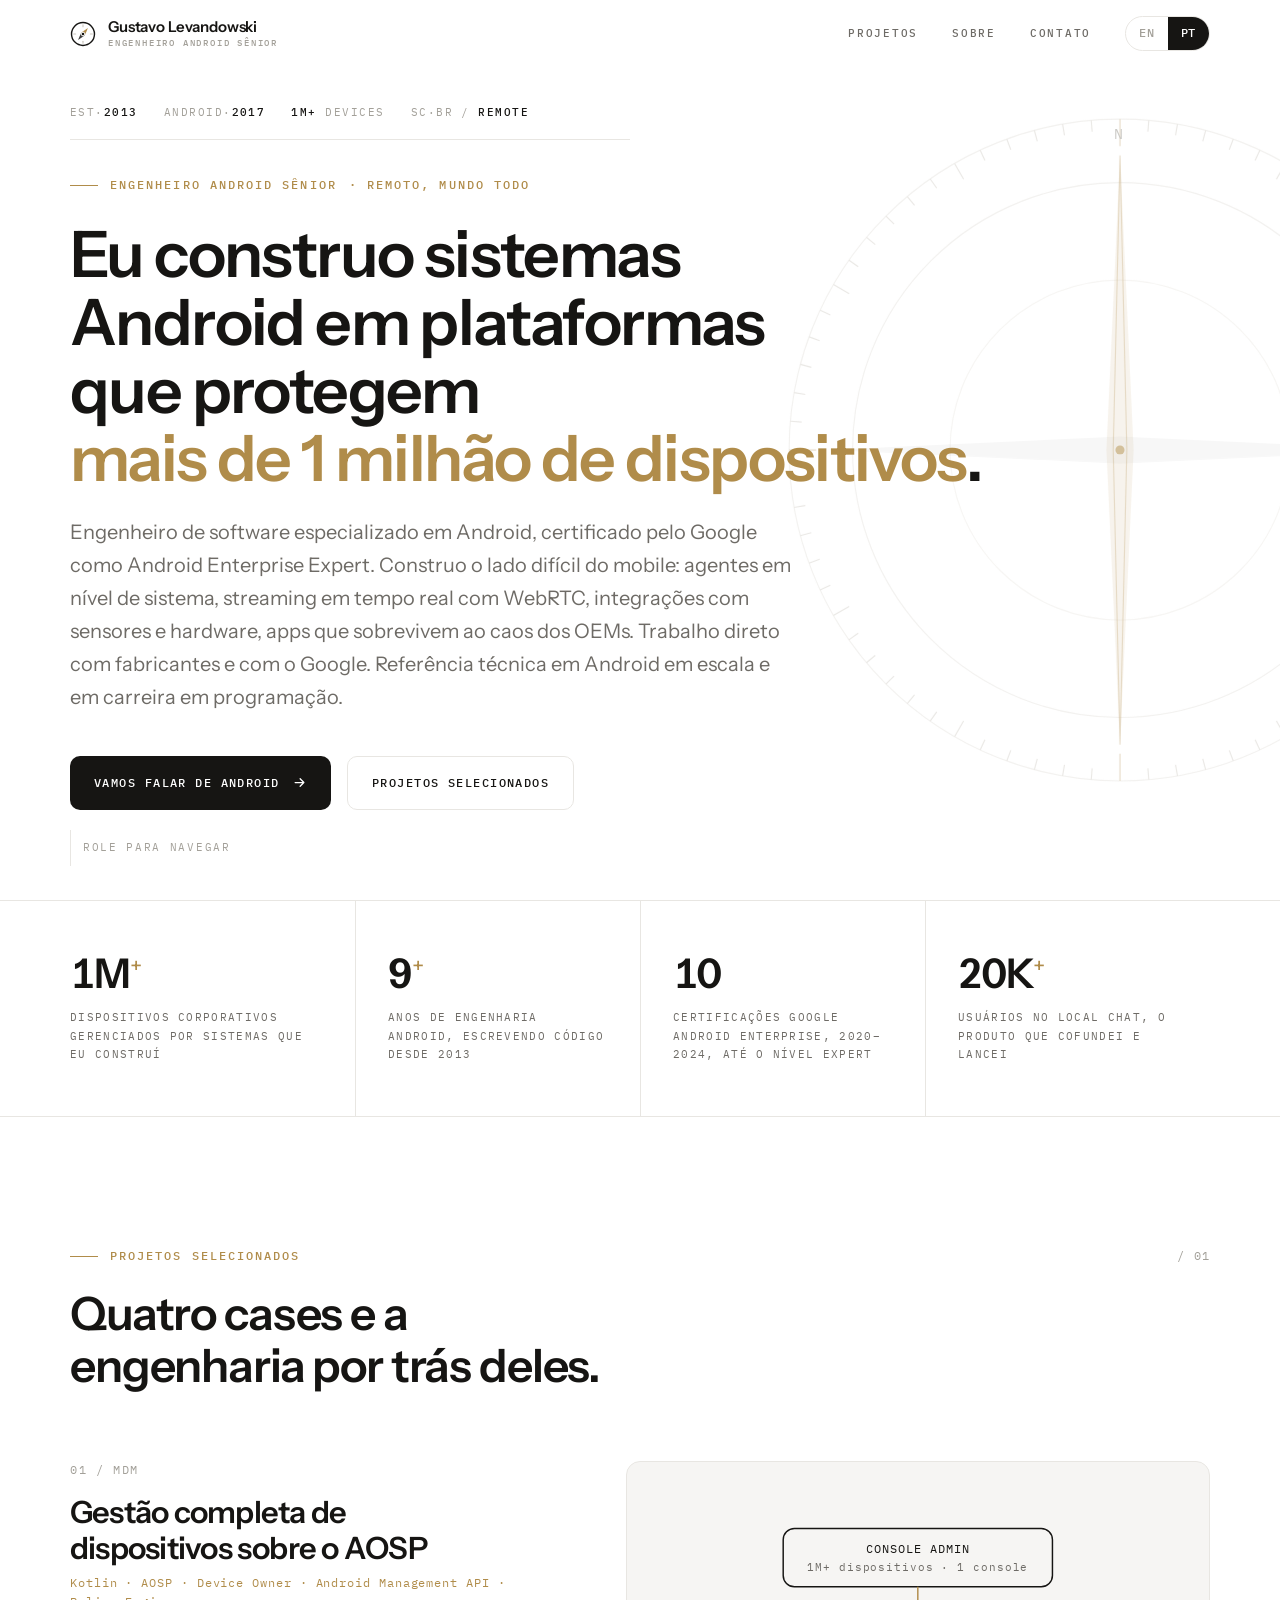
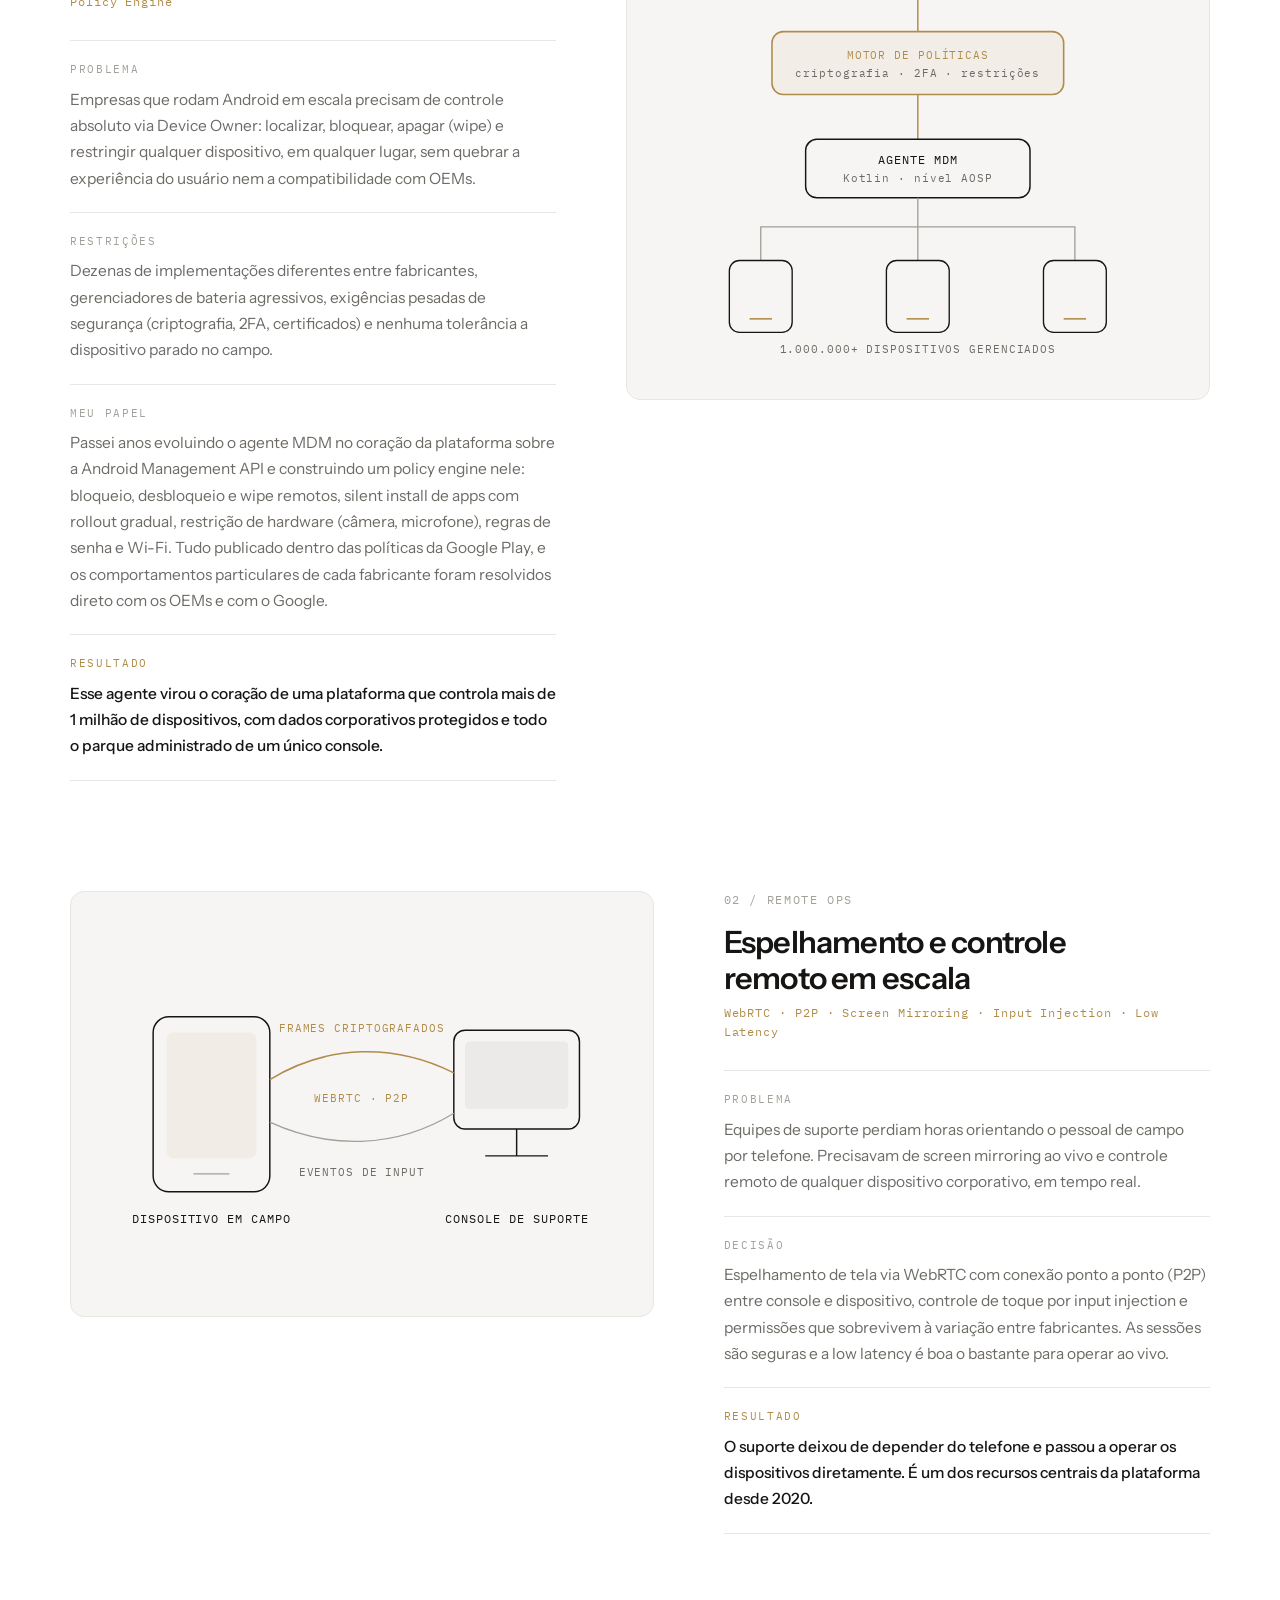
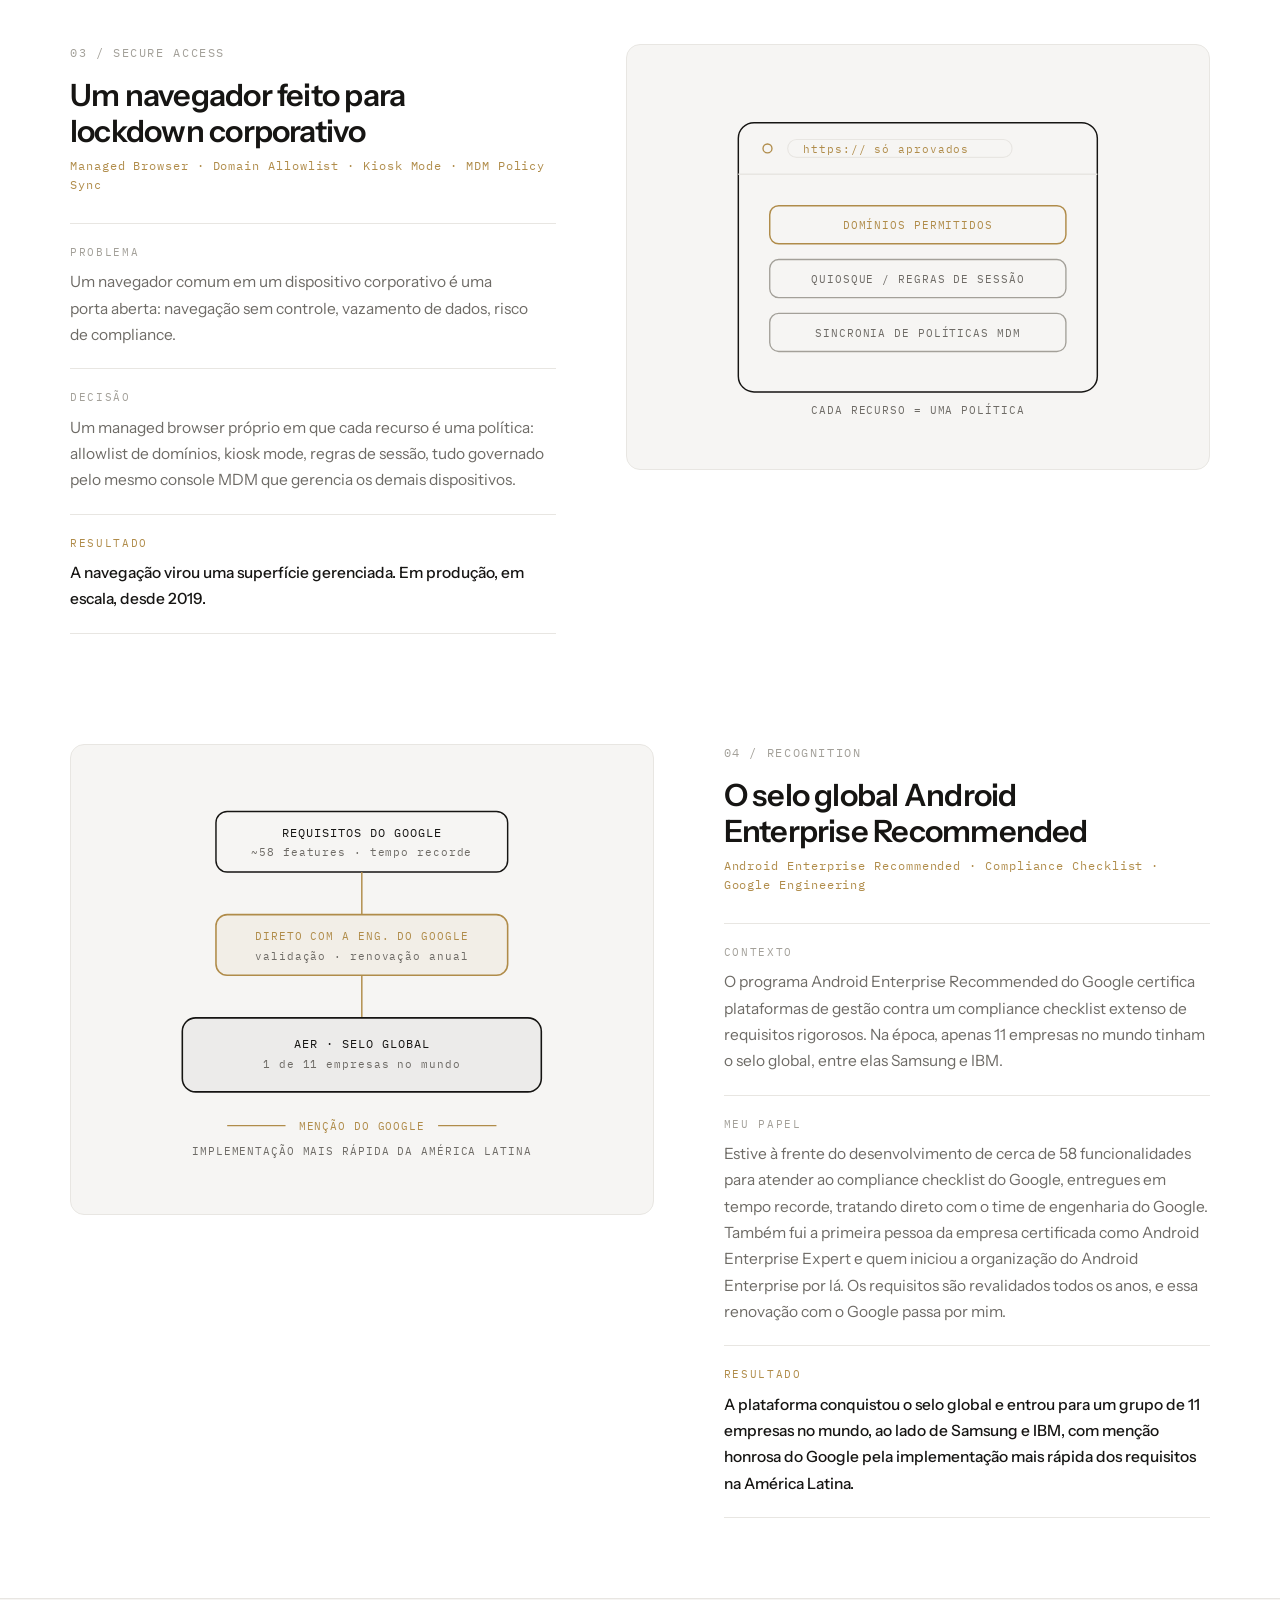
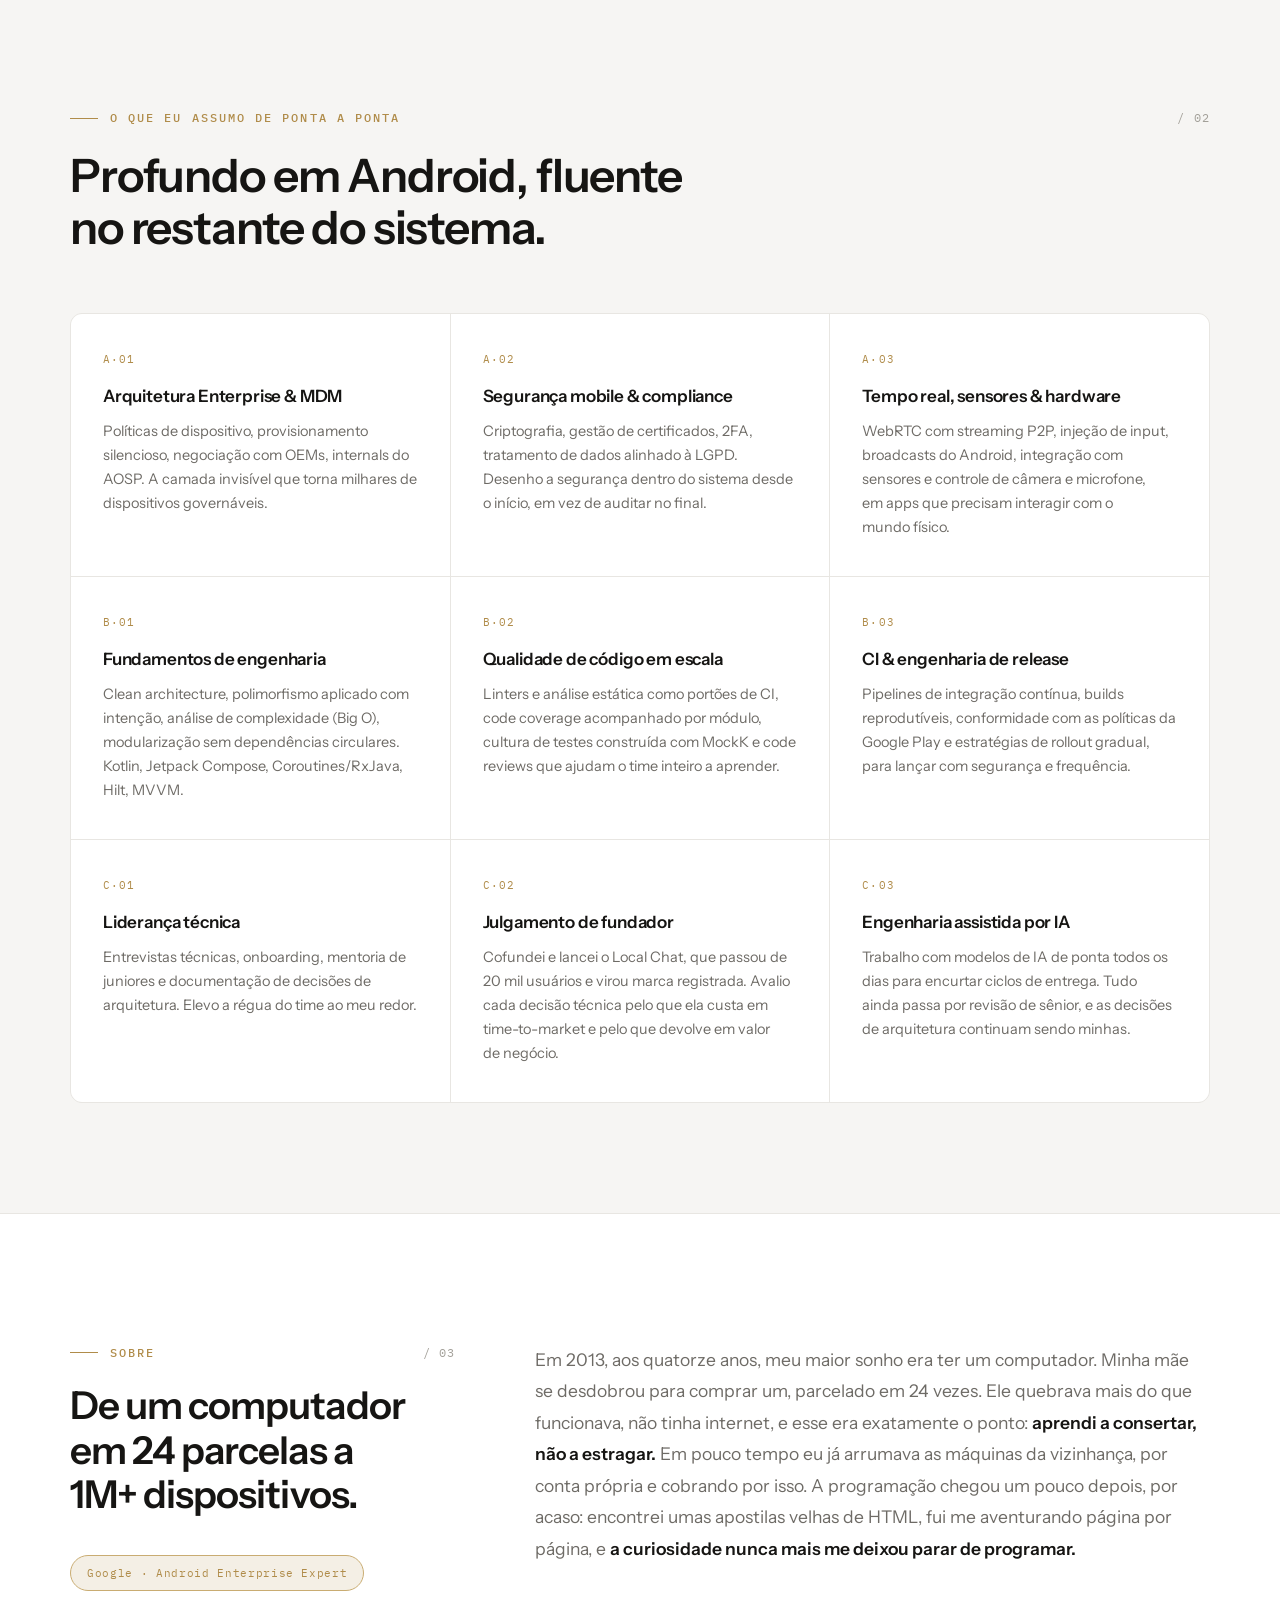
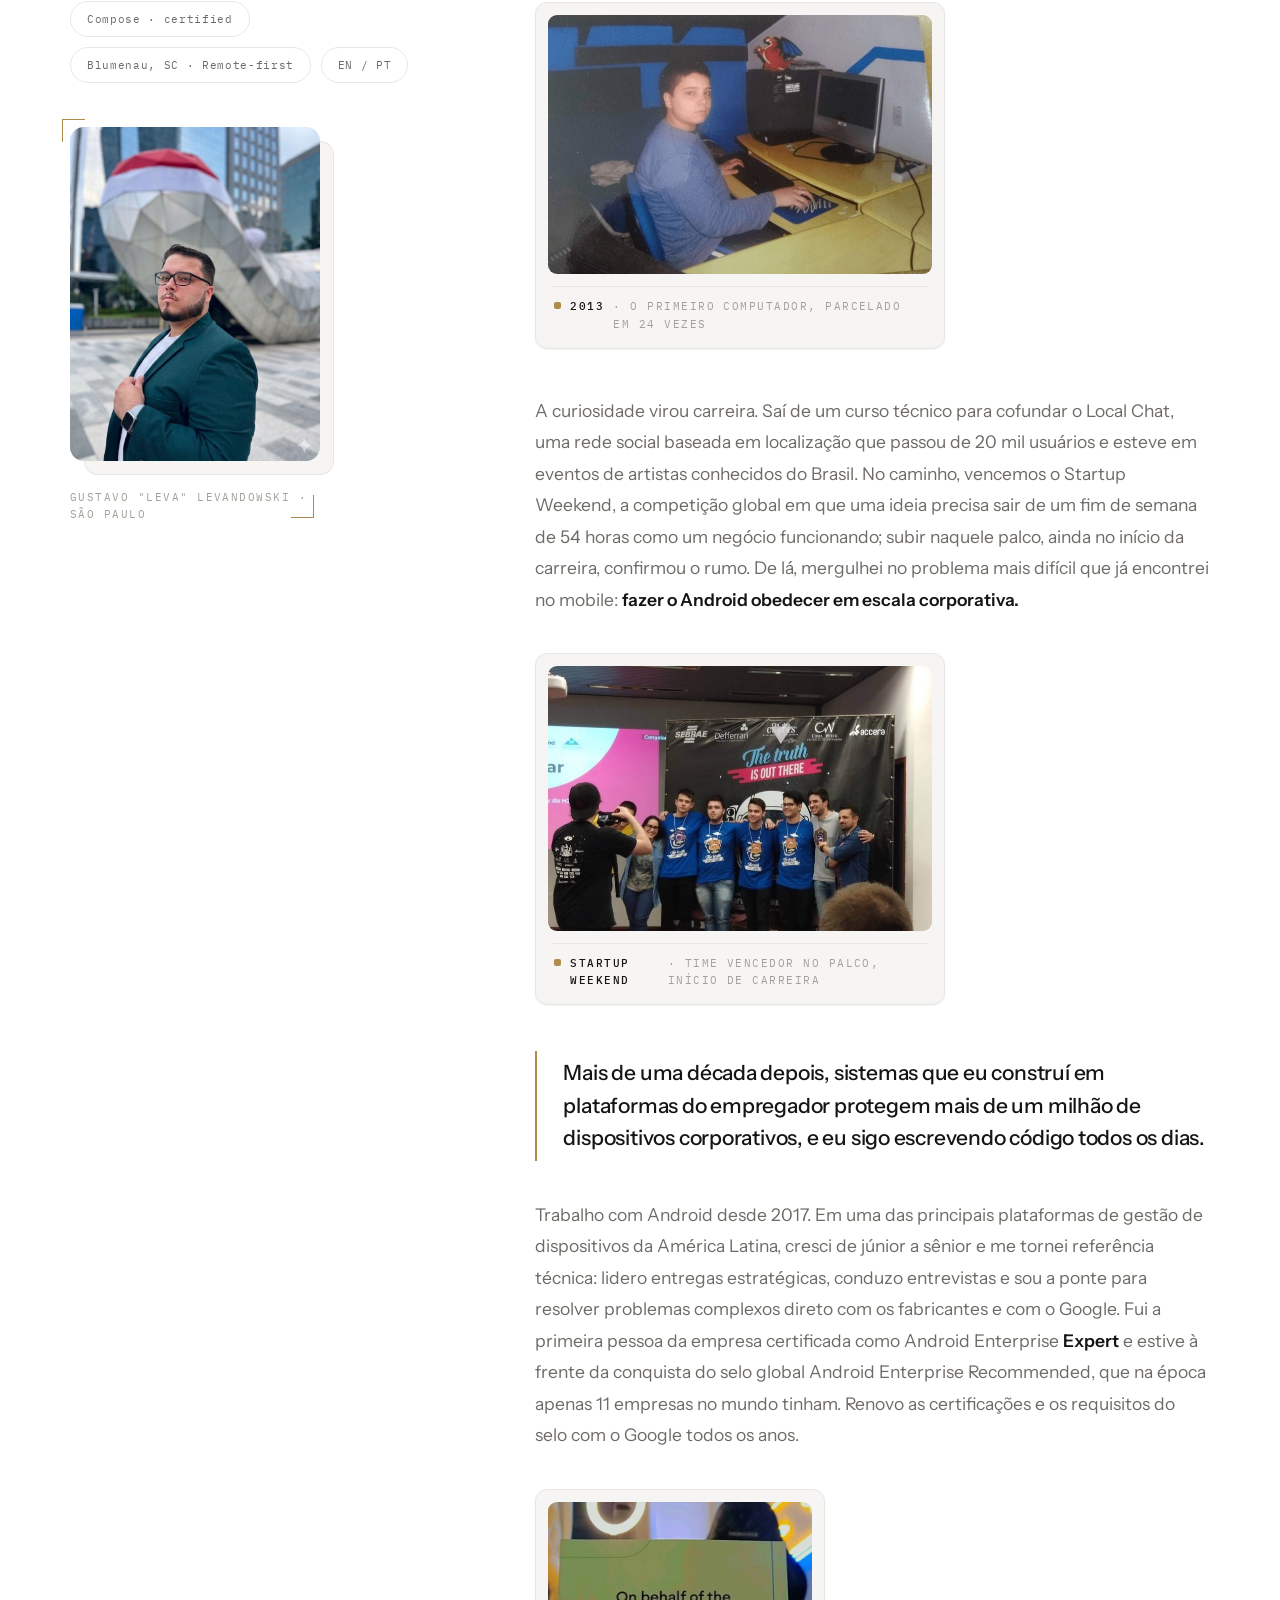
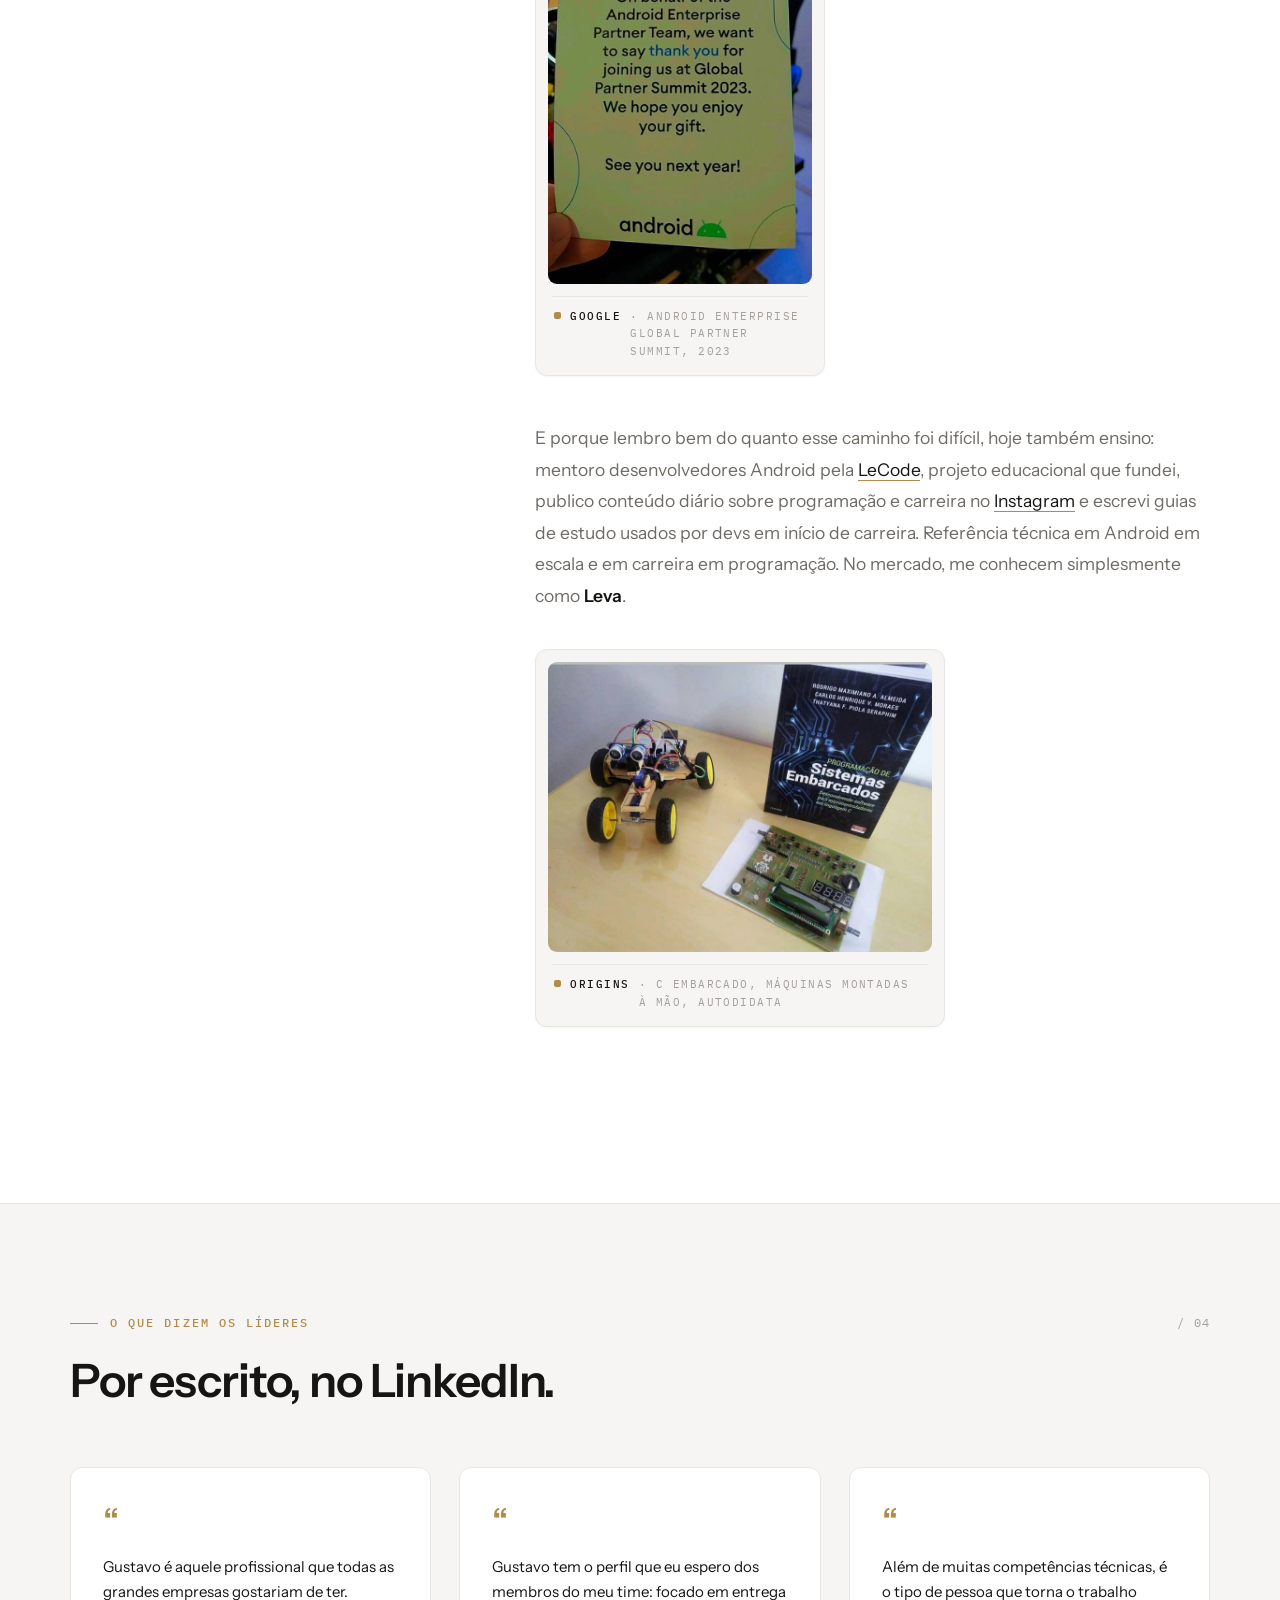
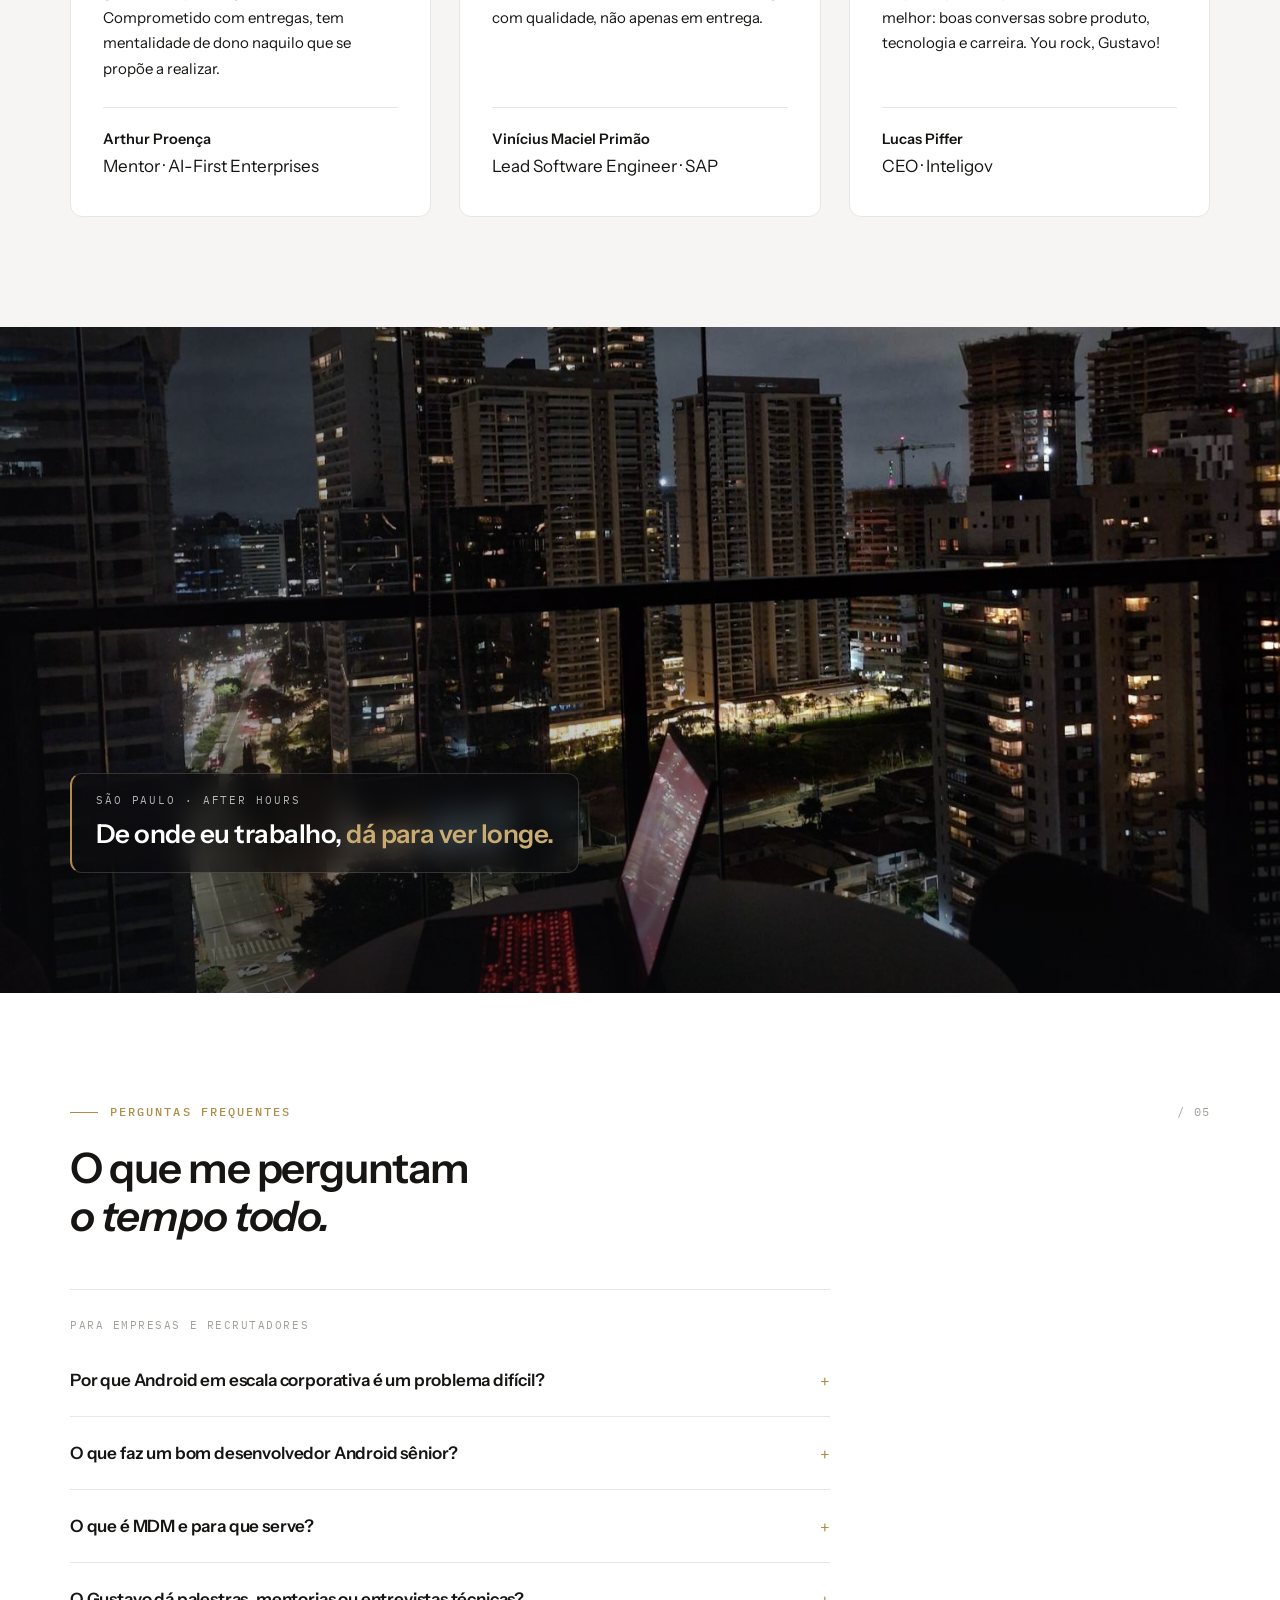
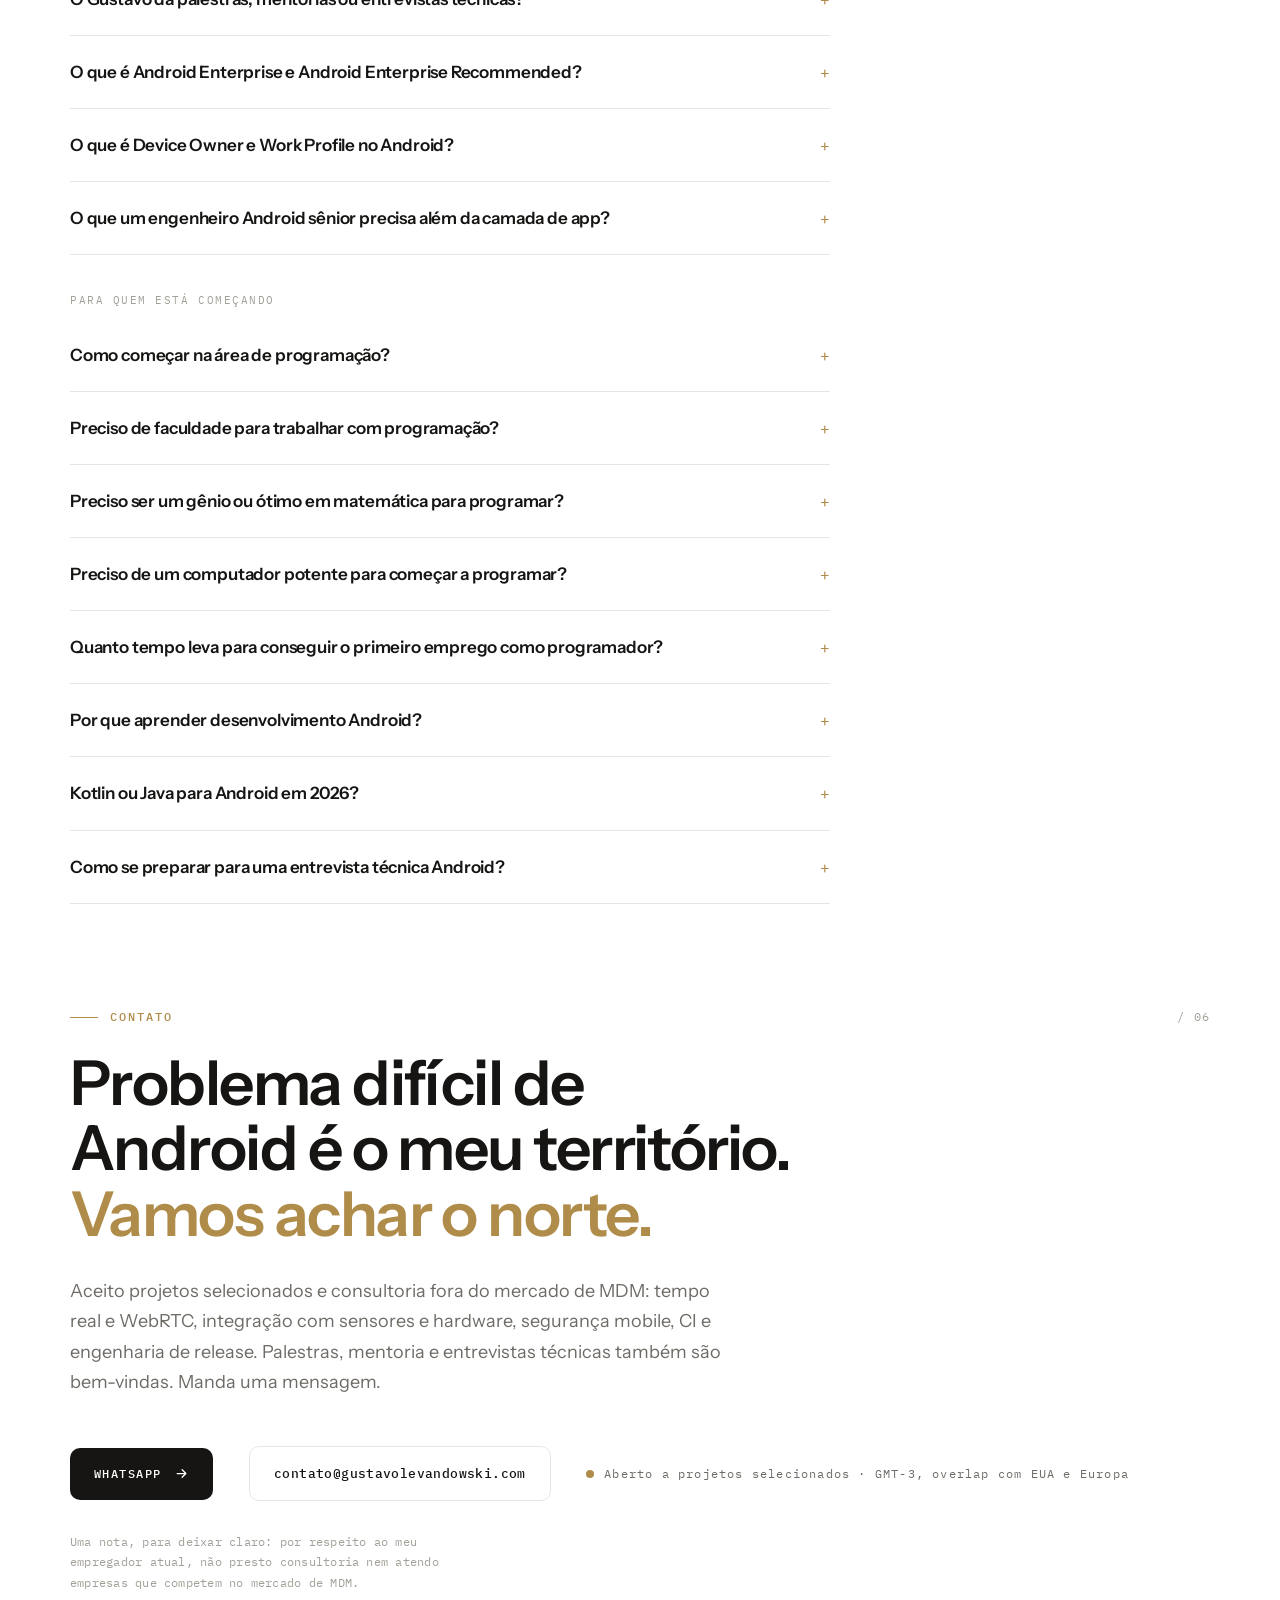
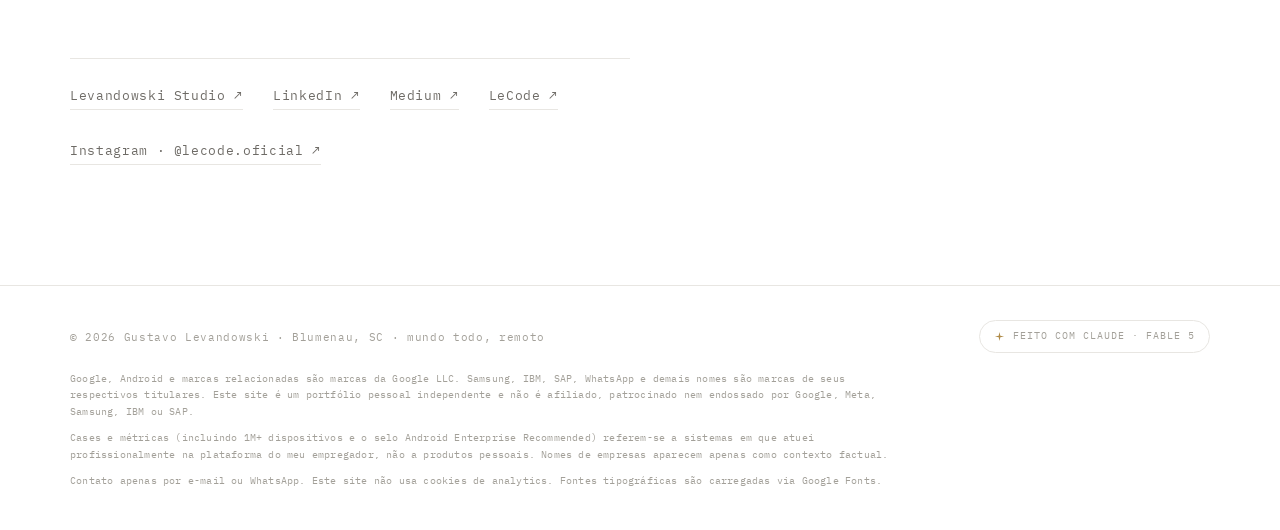
<file: pt/index.html>
<!DOCTYPE html>
<!--
!!!!!!!!!!!!!!!!!!!!!!!!!!!!!!!!!!!!!!!!!!!!!!!!!!!!!!!!!!!!!!!!!!!!!!!!!!!!!!!
!!  STOP. DO NOT EDIT THIS FILE MANUALLY.                                    !!
!!                                                                           !!
!!  This page is GENERATED. Any hand edit will be OVERWRITTEN on the next    !!
!!  Netlify / GitHub Actions build.                                          !!
!!                                                                           !!
!!  Edit the bilingual source instead:                                       !!
!!      src/index.html                                                       !!
!!                                                                           !!
!!  Then run:                                                                !!
!!      python scripts/build_i18n.py                                         !!
!!  (or just push — the pipeline rebuilds /en and /pt automatically.)        !!
!!                                                                           !!
!!  PARAR. NAO EDITE ESTE ARQUIVO MANUALMENTE.                               !!
!!  Pagina GERADA. Edite apenas: src/index.html                              !!
!!!!!!!!!!!!!!!!!!!!!!!!!!!!!!!!!!!!!!!!!!!!!!!!!!!!!!!!!!!!!!!!!!!!!!!!!!!!!!!
-->

<html lang="pt-BR">
<head>
<meta charset="utf-8"/>
<meta content="width=device-width, initial-scale=1.0" name="viewport"/>
<title>Gustavo Levandowski · Engenheiro Android · 1M+ Dispositivos · Mentoria</title>
<meta content="Android Enterprise Expert certificado pelo Google. MDM, WebRTC, AOSP e sistemas em plataformas que protegem mais de 1 milhão de dispositivos. Referência técnica em Android em escala e carreira em programação. Fundador da mentoria LeCode." name="description"/>
<meta content="Gustavo Levandowski" name="author"/>
<meta content="index, follow, max-image-preview:large, max-snippet:-1, max-video-preview:-1" name="robots"/>
<meta content="#161513" name="theme-color"/>
<meta content="Gustavo Levandowski" name="application-name"/>
<meta content="telephone=no" name="format-detection"/>
<link href="https://gustavolevandowski.com/en/" hreflang="x-default" rel="alternate"/>
<link href="https://gustavolevandowski.com/en/" hreflang="en" rel="alternate"/>
<link href="https://gustavolevandowski.com/pt/" hreflang="pt-BR" rel="alternate"/>
<link href="/site.webmanifest" rel="manifest"/>
<link href="https://gustavolevandowski.com/pt/" rel="canonical"/>
<link href="/assets/brand/favicon.png" rel="icon" sizes="32x32" type="image/png"/>
<link href="/assets/brand/favicon.svg" rel="icon" sizes="any" type="image/svg+xml"/>
<link href="/assets/brand/favicon.png" rel="apple-touch-icon"/>

<meta content="profile" property="og:type"/>
<meta content="Gustavo Levandowski · Engenheiro Android · 1M+ Dispositivos · Mentoria" property="og:title"/>
<meta content="Android Enterprise Expert certificado pelo Google. MDM, WebRTC, AOSP e sistemas em plataformas que protegem mais de 1 milhão de dispositivos. Referência técnica em Android em escala e carreira em programação." property="og:description"/>
<meta content="https://gustavolevandowski.com/pt/" property="og:url"/>
<meta content="pt_BR" property="og:locale"/>
<meta content="en_US" property="og:locale:alternate"/>

<meta content="https://gustavolevandowski.com/assets/brand/og.jpg" property="og:image"/>
<meta content="image/jpeg" property="og:image:type"/>
<meta content="1200" property="og:image:width"/>
<meta content="630" property="og:image:height"/>
<meta content="Gustavo Levandowski · Engenheiro Android · sistemas em plataformas que protegem 1M+ dispositivos · mentoria" property="og:image:alt"/>
<meta content="summary_large_image" name="twitter:card"/>
<meta content="Gustavo Levandowski · Engenheiro Android · 1M+ Dispositivos · Mentoria" name="twitter:title"/>
<meta content="Android Enterprise Expert certificado pelo Google. MDM, WebRTC, AOSP e sistemas em plataformas que protegem mais de 1 milhão de dispositivos. Referência técnica em Android em escala e carreira em programação." name="twitter:description"/>
<meta content="https://gustavolevandowski.com/assets/brand/og.jpg" name="twitter:image"/>
<meta content="Gustavo Levandowski · Engenheiro Android · sistemas em plataformas que protegem 1M+ dispositivos · mentoria" name="twitter:image:alt"/>


<script type="application/ld+json">{
  "@context": "https://schema.org",
  "@type": "WebSite",
  "@id": "https://gustavolevandowski.com/#website",
  "url": "https://gustavolevandowski.com/pt/",
  "name": "Gustavo Levandowski — Android Engineer",
  "description": "Technical reference for Android at scale and for developers building a career in programming. Google-certified Android Enterprise Expert.",
  "inLanguage": [
    "pt-BR",
    "en"
  ],
  "publisher": {
    "@id": "https://gustavolevandowski.com/#person"
  }
}</script>
<script type="application/ld+json">{
  "@context": "https://schema.org",
  "@type": "ProfilePage",
  "@id": "https://gustavolevandowski.com/#profile",
  "url": "https://gustavolevandowski.com/pt/",
  "name": "Gustavo Levandowski · Android Engineer · 1M+ Devices · Mentoring",
  "description": "Technical reference for Android at scale and for developers building a career in programming. Google-certified Android Enterprise Expert.",
  "isPartOf": {
    "@id": "https://gustavolevandowski.com/#website"
  },
  "mainEntity": {
    "@id": "https://gustavolevandowski.com/#person"
  }
}</script>
<script type="application/ld+json">
{
  "@context": "https://schema.org",
  "@type": "Person",
  "@id": "https://gustavolevandowski.com/#person",
  "name": "Gustavo Levandowski",
  "alternateName": "Leva",
  "jobTitle": "Senior Android Engineer · Android Enterprise Expert",
  "description": "Senior software engineer specialized in Android and certified by Google as an Android Enterprise Expert. Builds complex mobile systems, including MDM agents, WebRTC remote control, secure browsers and sensor integrations, on employer platforms protecting 1M+ corporate devices. Technical reference for Android at scale and programming careers. Building Android since 2017, writing code since 2013. Works remotely, worldwide.",
  "email": "mailto:contato@gustavolevandowski.com",
  "telephone": "+55-47-99253-7917",
  "url": "https://gustavolevandowski.com",
  "image": "https://gustavolevandowski.com/assets/brand/og.jpg",
  "address": { "@type": "PostalAddress", "addressLocality": "Blumenau", "addressRegion": "SC", "addressCountry": "BR" },
  "sameAs": [
    "https://www.linkedin.com/in/levandowski/",
    "https://medium.com/@levandowski",
    "https://movimentolecode.com",
    "https://www.instagram.com/lecode.oficial/",
    "https://levandowskistudio.com/"
  ],
  "founder": {
    "@type": "Organization",
    "name": "LeCode",
    "description": "Educational project offering mentoring and daily content on programming and Android development careers.",
    "url": "https://movimentolecode.com",
    "sameAs": ["https://www.instagram.com/lecode.oficial/"]
  },
  "knowsAbout": [
    "Android Enterprise",
    "Android Enterprise Recommended",
    "Mobile Device Management",
    "Device Owner",
    "Work Profile",
    "Android Management API",
    "AOSP",
    "Kotlin",
    "Jetpack Compose",
    "Kiosk Mode",
    "Input Injection",
    "OEM Compatibility",
    "Mobile Device Security",
    "Mobile Security",
    "LGPD",
    "WebRTC",
    "Screen Mirroring",
    "Clean Architecture",
    "Continuous Integration",
    "Google Play",
    "Sensor Integration",
    "Software Architecture",
    "Release Engineering",
    "Technical Mentoring",
    "Programming Careers",
    "Technical Interviews"
  ],
  "hasCredential": [
    { "@type": "EducationalOccupationalCredential", "name": "Android Enterprise Expert", "credentialCategory": "certification", "recognizedBy": { "@type": "Organization", "name": "Google" } }
  ],
  "award": [
    "Led the development of ~58 features that earned the employer platform the global Android Enterprise Recommended badge, held by only 11 companies worldwide at the time, alongside Samsung and IBM",
    "Honorable mention from Google for the fastest implementation of Android Enterprise Recommended requirements in Latin America"
  ]
}
</script>

<script type="application/ld+json">{
  "@context": "https://schema.org",
  "@type": "FAQPage",
  "mainEntity": [
    {
      "@type": "Question",
      "name": "Por que Android em escala corporativa é um problema difícil?",
      "acceptedAnswer": {
        "@type": "Answer",
        "text": "Porque Android não é um sistema só. Cada fabricante entrega uma variação própria, com seu gerenciador de bateria matando processos em segundo plano e suas particularidades nas APIs de gestão. Multiplique isso por milhares de aparelhos em campo e qualquer inconsistência pequena vira indisponibilidade. Passei a última década dentro desse problema, e boa parte dele se resolve em conversa direta com os próprios fabricantes."
      }
    },
    {
      "@type": "Question",
      "name": "O que faz um bom desenvolvedor Android sênior?",
      "acceptedAnswer": {
        "@type": "Answer",
        "text": "Procure evidências, não palavras da moda. A pessoa já colocou sistemas para rodar em dispositivos reais, em escala real? Entende o que existe abaixo do framework? Consegue explicar uma decisão por escrito e ajudar um júnior a crescer? Certificações também contam, desde que verificáveis. Se quiser ver como isso se traduz na prática, meu histórico está nesta página e no LinkedIn ."
      }
    },
    {
      "@type": "Question",
      "name": "O que é MDM e para que serve?",
      "acceptedAnswer": {
        "@type": "Answer",
        "text": "MDM (Mobile Device Management, ou gestão de dispositivos móveis) é a camada de software que uma empresa usa para governar seus celulares e tablets: localizar e bloquear aparelhos, distribuir apps silenciosamente, aplicar políticas de segurança e apagar dados corporativos quando um dispositivo se perde. No Android, ela é construída sobre as APIs do Android Enterprise, a tecnologia por trás dos cases desta página."
      }
    },
    {
      "@type": "Question",
      "name": "O Gustavo dá palestras, mentorias ou entrevistas técnicas?",
      "acceptedAnswer": {
        "@type": "Answer",
        "text": "Sim. Falo e escrevo sobre Android em escala, segurança de dispositivos e carreira em engenharia, incluindo artigos no Medium , mentoro desenvolvedores pela LeCode e conduzo entrevistas técnicas há anos. Para convites ou uma boa conversa, escreva para contato@gustavolevandowski.com ."
      }
    },
    {
      "@type": "Question",
      "name": "O que é Android Enterprise e Android Enterprise Recommended?",
      "acceptedAnswer": {
        "@type": "Answer",
        "text": "Android Enterprise é o conjunto de APIs e modos de gestão do Google para governar dispositivos corporativos: Device Owner, Work Profile, políticas, instalação silenciosa de apps e wipe remoto. Android Enterprise Recommended é o programa de certificação do Google para plataformas de gestão que cumprem um checklist rigoroso de compliance. Liderei cerca de 58 funcionalidades que conquistaram o selo global para a plataforma do meu empregador e renovo esses requisitos com o Google todos os anos."
      }
    },
    {
      "@type": "Question",
      "name": "O que é Device Owner e Work Profile no Android?",
      "acceptedAnswer": {
        "@type": "Answer",
        "text": "Device Owner é o modo totalmente gerenciado em que a empresa controla o dispositivo inteiro por um agente MDM e a Android Management API. Work Profile separa apps e dados corporativos do uso pessoal no mesmo celular. Os dois são blocos centrais do Android Enterprise por trás de localizar, bloquear, apagar, instalação silenciosa e motores de política em escala — a stack dos cases desta página."
      }
    },
    {
      "@type": "Question",
      "name": "O que um engenheiro Android sênior precisa além da camada de app?",
      "acceptedAnswer": {
        "@type": "Answer",
        "text": "Além de telas e ViewModels: variação entre OEMs, gerenciadores de bateria, permissões, release engineering, observabilidade, políticas de segurança e como o sistema se comporta em campo. Em escala corporativa isso inclui Device Owner, motores de política, controle remoto via WebRTC, modo quiosque e trabalho direto com fabricantes. É essa camada que eu construo em plataformas do empregador que protegem mais de 1 milhão de dispositivos."
      }
    },
    {
      "@type": "Question",
      "name": "Como começar na área de programação?",
      "acceptedAnswer": {
        "@type": "Answer",
        "text": "Escolha uma linguagem e construa coisas pequenas e reais com ela. Publique o que fizer, mesmo quando parecer simples demais. O que me trouxe de um computador quebrado até aqui foi constância, não talento. É isso que ensino na LeCode , o projeto educacional que fundei, e sobre o que posto todos os dias no Instagram, no @lecode.oficial ."
      }
    },
    {
      "@type": "Question",
      "name": "Preciso de faculdade para trabalhar com programação?",
      "acceptedAnswer": {
        "@type": "Answer",
        "text": "Não, não é requisito. O que abre portas na área é o que você consegue construir: projetos publicados, habilidade prática e como você se sai numa entrevista técnica. Eu vim de curso técnico, não de graduação, e cheguei a sênior com certificações do Google. Faculdade pode ajudar, mas não é o que contrata."
      }
    },
    {
      "@type": "Question",
      "name": "Preciso ser um gênio ou ótimo em matemática para programar?",
      "acceptedAnswer": {
        "@type": "Answer",
        "text": "Não. Programar no dia a dia está muito mais perto de montar rotinas lógicas do que de matemática avançada. Eu não sou gênio; sou insistente, e foi isso que fez diferença. Se você consegue seguir uma receita e depois melhorá-la, consegue aprender a programar."
      }
    },
    {
      "@type": "Question",
      "name": "Preciso de um computador potente para começar a programar?",
      "acceptedAnswer": {
        "@type": "Answer",
        "text": "Para começar, não. Lógica de programação se aprende em qualquer máquina básica. Meu primeiro computador foi parcelado em 24 vezes e quebrava mais do que funcionava, e foi nele que tudo começou. Um hardware melhor só se torna necessário mais tarde, quando os projetos crescem."
      }
    },
    {
      "@type": "Question",
      "name": "Quanto tempo leva para conseguir o primeiro emprego como programador?",
      "acceptedAnswer": {
        "@type": "Answer",
        "text": "Com estudo consistente, na faixa de uma hora por dia, um ano é um marco realista para a primeira oportunidade. Varia de pessoa para pessoa, e desconfie de quem promete três meses. A profissão se constrói com dedicação, e recompensa bem o esforço ao longo do tempo."
      }
    },
    {
      "@type": "Question",
      "name": "Por que aprender desenvolvimento Android?",
      "acceptedAnswer": {
        "@type": "Answer",
        "text": "Porque o Android está em todo lugar: celulares, maquininhas de pagamento, carros, relógios e os dispositivos corporativos com que trabalho. É um mercado global com demanda forte e menos especialistas que o desenvolvimento web, o que deixa espaço real para crescer. Trabalho nele há uma década, e os guias que escrevo na LeCode existem para encurtar esse caminho de quem está começando."
      }
    },
    {
      "@type": "Question",
      "name": "Kotlin ou Java para Android em 2026?",
      "acceptedAnswer": {
        "@type": "Answer",
        "text": "Kotlin é o padrão para trabalho novo em Android: null-safety mais segura, menos boilerplate e suporte de primeira classe do Google. Java ainda aparece em bases legadas e em módulos no nível AOSP, então um sênior lê os dois. Eu entrego agentes e features de plataforma principalmente em Kotlin, e desço ao AOSP quando o comportamento do OEM exige."
      }
    },
    {
      "@type": "Question",
      "name": "Como se preparar para uma entrevista técnica Android?",
      "acceptedAnswer": {
        "@type": "Answer",
        "text": "Entregue projetos pequenos e reais, explique decisões de arquitetura por escrito e vá além da UI: lifecycle, concorrência, networking, segurança e o que acontece abaixo do framework. Pratique explicar trade-offs em voz alta. Conduzo entrevistas técnicas há anos e mentoro candidatos pela LeCode exatamente nessa abordagem baseada em evidência."
      }
    }
  ]
}</script>
<link href="https://fonts.googleapis.com" rel="preconnect"/>
<link crossorigin="" href="https://fonts.gstatic.com" rel="preconnect"/>
<link href="https://fonts.googleapis.com/css2?family=Instrument+Sans:ital,wght@0,400;0,500;0,600;0,700;1,400&amp;family=IBM+Plex+Mono:wght@400;500&amp;display=swap" rel="stylesheet"/>
<link as="style" href="/assets/css/main.css?v=20260805-revert-rose" rel="preload"/><link as="fetch" crossorigin="anonymous" href="/assets/diagrams/mdm-architecture-diagram.svg" rel="preload"/><link as="fetch" crossorigin="anonymous" href="/assets/diagrams/remote-control-data-flow.svg" rel="preload"/><link as="fetch" crossorigin="anonymous" href="/assets/diagrams/secure-browser-layers.svg" rel="preload"/><link as="fetch" crossorigin="anonymous" href="/assets/diagrams/android-enterprise-recommended-timeline.svg" rel="preload"/><link href="/assets/css/main.css?v=20260805-revert-rose" rel="stylesheet"/>
</head>
<body class="pt">

<nav class="nav" id="nav">
<a aria-label="Gustavo Levandowski, home" class="nav-mark" href="#">
<svg aria-hidden="true" fill="none" viewbox="0 0 24 24">
<circle cx="12" cy="12" r="10.6" stroke="#161513" stroke-width="1.3"></circle>
<g stroke="#C9C5BD" stroke-linecap="round" stroke-width="1">
<line x1="12" x2="12" y1="3.4" y2="5.2"></line><line x1="12" x2="12" y1="18.8" y2="20.6"></line>
<line x1="3.4" x2="5.2" y1="12" y2="12"></line><line x1="18.8" x2="20.6" y1="12" y2="12"></line>
</g>
<g transform="rotate(40 12 12)">
<path d="M12 4.9 L14.1 12 L9.9 12 Z" fill="#B08C4A"></path>
<path d="M12 19.1 L9.9 12 L14.1 12 Z" fill="#161513" opacity=".82"></path>
</g>
<circle cx="12" cy="12" fill="#161513" r="1.7" stroke="#FFFFFF" stroke-width=".9"></circle>
</svg>
<span class="nm-text">
<span class="nm-name">Gustavo Levandowski</span>
<span class="nm-role">
Engenheiro Android Sênior
</span>
</span>
</a>
<div class="nav-links">
<a href="#work">Projetos</a>
<a href="#about">Sobre</a>
<a href="#contact">Contato</a>
<div aria-label="Language" class="lang-toggle" role="group"><a href="/en/" hreflang="en" lang="en">EN</a><a aria-current="page" class="active" href="/pt/" hreflang="pt-BR" lang="pt-BR">PT</a></div>
</div>
</nav>

<div aria-label="Next section · Próxima seção" class="compass-hud" id="hud" role="button" tabindex="0">
<div class="dial">
<svg fill="none" viewbox="0 0 52 52">
<circle cx="26" cy="26" r="24.5" stroke="#E8E6E2" stroke-width="1"></circle>
<g stroke="#A3A099" stroke-width="1">
<line x1="26" x2="26" y1="3" y2="8"></line><line x1="26" x2="26" y1="44" y2="49"></line>
<line x1="3" x2="8" y1="26" y2="26"></line><line x1="44" x2="49" y1="26" y2="26"></line>
</g>
<g class="hud-needle" id="hudNeedle">
<path d="M26 9 L28.2 26 L26 43 L23.8 26 Z" fill="#B08C4A"></path>
</g>
<circle cx="26" cy="26" fill="#161513" r="2"></circle>
</svg>
</div>
<div class="hud-label">
Você está em
<b id="hudSection">Intro</b>
</div>
</div>

<header class="hero" id="top">
<div aria-hidden="true" class="hero-rose">
<svg fill="none" viewbox="0 0 600 600">
<g id="roseSpin">
<circle cx="300" cy="300" r="292" stroke="#E8E6E2" stroke-width="1"></circle>
<circle cx="300" cy="300" r="236" stroke="#E8E6E2" stroke-width="1"></circle>
<circle cx="300" cy="300" r="150" stroke="#EFEDE9" stroke-width="1"></circle>
<g id="roseTicks" stroke="#D8D5CF" stroke-width="1"></g>
<path d="M300 40 L312 300 L300 560 L288 300 Z" fill="#B08C4A" fill-opacity=".18"></path>
<path d="M40 300 L300 288 L560 300 L300 312 Z" fill="#161513" fill-opacity=".06"></path>
<path d="M300 40 L306 300 L300 560 L294 300 Z" stroke="#B08C4A" stroke-opacity=".5" stroke-width="1"></path>
</g>
<circle cx="300" cy="300" fill="#B08C4A" r="4"></circle>
<text fill="#A3A099" font-family="IBM Plex Mono" font-size="13" letter-spacing="3" text-anchor="middle" x="300" y="26">N</text>
</svg>
</div>
<div class="hero-inner">
<div class="hero-meta reveal">
<span>EST·<b>2013</b></span><span>ANDROID·<b>2017</b></span><span><b>1M+</b> DEVICES</span><span>SC·BR / <b>REMOTE</b></span>
</div>
<p class="eyebrow reveal" style="transition-delay:.04s">

Engenheiro Android Sênior<span class="eb-x"> · Remoto, mundo todo</span>
</p>
<h1 class="reveal" style="transition-delay:.08s">

Eu construo sistemas Android em plataformas que protegem <em>mais de 1 milhão de dispositivos</em>.
</h1>
<p class="hero-sub reveal" style="transition-delay:.16s">
<span class="sub-full">Engenheiro de software especializado em Android, certificado pelo Google como Android Enterprise Expert. Construo o lado difícil do mobile: agentes em nível de sistema, streaming em tempo real com WebRTC, integrações com sensores e hardware, apps que sobrevivem ao caos dos OEMs. Trabalho direto com fabricantes e com o Google. Referência técnica em Android em escala e em carreira em programação.</span>
<span class="sub-short">Android Enterprise Expert certificado pelo Google. Referência técnica em Android em escala e carreira em programação.</span>
</p>
<div class="hero-ctas reveal" style="transition-delay:.24s">
<a class="btn btn-primary magnetic wa-link" href="https://wa.me/5547992537917" rel="noopener" target="_blank">

Vamos falar de Android
<svg fill="none" height="15" viewbox="0 0 24 24" width="15"><path d="M5 12h14M13 6l6 6-6 6" stroke="currentColor" stroke-linecap="round" stroke-linejoin="round" stroke-width="2"></path></svg>
</a>
<a class="btn btn-ghost magnetic" href="#work">

Projetos selecionados
</a>
</div>
</div>
<div aria-hidden="true" class="hero-scrollcue">
<div class="line"></div>
Role para navegar
</div>
</header>

<section class="metrics" data-section-en="Proof" data-section-pt="Prova">
<div class="metrics-grid">
<div class="metric reveal">
<div class="num"><span class="count" data-format="compact" data-target="1000000">0</span><sup>+</sup></div>
<div class="lbl">Dispositivos corporativos gerenciados por sistemas que eu construí</div>
</div>
<div class="metric reveal" style="transition-delay:.08s">
<div class="num"><span class="count" data-target="9">0</span><sup>+</sup></div>
<div class="lbl">Anos de engenharia Android, escrevendo código desde 2013</div>
</div>
<div class="metric reveal" style="transition-delay:.16s">
<div class="num"><span class="count" data-target="10">0</span></div>
<div class="lbl">Certificações Google Android Enterprise, 2020–2024, até o nível Expert</div>
</div>
<div class="metric reveal" style="transition-delay:.24s">
<div class="num"><span class="count" data-format="k" data-target="20000">0</span><sup>+</sup></div>
<div class="lbl">Usuários no Local Chat, o produto que cofundei e lancei</div>
</div>
</div>
</section>

<section class="work" data-section-en="Work" data-section-pt="Projetos" id="work">
<div class="section-head">
<p class="eyebrow reveal">Projetos selecionados<span class="idx">/ 01</span></p>
<h2 class="reveal" style="transition-delay:.08s">

Quatro cases e a engenharia por trás deles.
</h2>
</div>

<article class="case">
<div class="case-text">
<div class="case-index">01 / MDM</div>
<h3>Gestão completa de dispositivos sobre o AOSP</h3>
<div class="stack">Kotlin · AOSP · Device Owner · Android Management API · Policy Engine</div>
<div class="case-block reveal">
<div class="k">Problema</div>
<p>Empresas que rodam Android em escala precisam de controle absoluto via Device Owner: localizar, bloquear, apagar (wipe) e restringir qualquer dispositivo, em qualquer lugar, sem quebrar a experiência do usuário nem a compatibilidade com OEMs.</p>
</div>
<div class="case-block reveal">
<div class="k">Restrições</div>
<p>Dezenas de implementações diferentes entre fabricantes, gerenciadores de bateria agressivos, exigências pesadas de segurança (criptografia, 2FA, certificados) e nenhuma tolerância a dispositivo parado no campo.</p>
</div>
<div class="case-block reveal">
<div class="k">Meu papel</div>
<p>Passei anos evoluindo o agente MDM no coração da plataforma sobre a Android Management API e construindo um policy engine nele: bloqueio, desbloqueio e wipe remotos, silent install de apps com rollout gradual, restrição de hardware (câmera, microfone), regras de senha e Wi-Fi. Tudo publicado dentro das políticas da Google Play, e os comportamentos particulares de cada fabricante foram resolvidos direto com os OEMs e com o Google.</p>
</div>
<div class="case-block result reveal">
<div class="k">Resultado</div>
<p>Esse agente virou o coração de uma plataforma que controla mais de 1 milhão de dispositivos, com dados corporativos protegidos e todo o parque administrado de um único console.</p>
</div>
</div>
<div class="case-visual">
<div aria-label="MDM architecture diagram" class="diagram-slot" data-svg-id="diagMDM" data-svg-src="/assets/diagrams/mdm-architecture-diagram.svg" role="img"></div>
</div>
</article>

<article class="case flip">
<div class="case-text">
<div class="case-index">02 / REMOTE OPS</div>
<h3>Espelhamento e controle remoto em escala</h3>
<div class="stack">WebRTC · P2P · Screen Mirroring · Input Injection · Low Latency</div>
<div class="case-block reveal">
<div class="k">Problema</div>
<p>Equipes de suporte perdiam horas orientando o pessoal de campo por telefone. Precisavam de screen mirroring ao vivo e controle remoto de qualquer dispositivo corporativo, em tempo real.</p>
</div>
<div class="case-block reveal">
<div class="k">Decisão</div>
<p>Espelhamento de tela via WebRTC com conexão ponto a ponto (P2P) entre console e dispositivo, controle de toque por input injection e permissões que sobrevivem à variação entre fabricantes. As sessões são seguras e a low latency é boa o bastante para operar ao vivo.</p>
</div>
<div class="case-block result reveal">
<div class="k">Resultado</div>
<p>O suporte deixou de depender do telefone e passou a operar os dispositivos diretamente. É um dos recursos centrais da plataforma desde 2020.</p>
</div>
</div>
<div class="case-visual">
<div aria-label="Remote control data flow" class="diagram-slot" data-svg-src="/assets/diagrams/remote-control-data-flow.svg" role="img"></div>
</div>
</article>

<article class="case">
<div class="case-text">
<div class="case-index">03 / SECURE ACCESS</div>
<h3>Um navegador feito para lockdown corporativo</h3>
<div class="stack">Managed Browser · Domain Allowlist · Kiosk Mode · MDM Policy Sync</div>
<div class="case-block reveal">
<div class="k">Problema</div>
<p>Um navegador comum em um dispositivo corporativo é uma porta aberta: navegação sem controle, vazamento de dados, risco de compliance.</p>
</div>
<div class="case-block reveal">
<div class="k">Decisão</div>
<p>Um managed browser próprio em que cada recurso é uma política: allowlist de domínios, kiosk mode, regras de sessão, tudo governado pelo mesmo console MDM que gerencia os demais dispositivos.</p>
</div>
<div class="case-block result reveal">
<div class="k">Resultado</div>
<p>A navegação virou uma superfície gerenciada. Em produção, em escala, desde 2019.</p>
</div>
</div>
<div class="case-visual">
<div aria-label="Secure browser layers" class="diagram-slot" data-svg-src="/assets/diagrams/secure-browser-layers.svg" role="img"></div>
</div>
</article>

<article class="case flip">
<div class="case-text">
<div class="case-index">04 / RECOGNITION</div>
<h3>O selo global Android Enterprise Recommended</h3>
<div class="stack">Android Enterprise Recommended · Compliance Checklist · Google Engineering</div>
<div class="case-block reveal">
<div class="k">Contexto</div>
<p>O programa Android Enterprise Recommended do Google certifica plataformas de gestão contra um compliance checklist extenso de requisitos rigorosos. Na época, apenas 11 empresas no mundo tinham o selo global, entre elas Samsung e IBM.</p>
</div>
<div class="case-block reveal">
<div class="k">Meu papel</div>
<p>Estive à frente do desenvolvimento de cerca de 58 funcionalidades para atender ao compliance checklist do Google, entregues em tempo recorde, tratando direto com o time de engenharia do Google. Também fui a primeira pessoa da empresa certificada como Android Enterprise Expert e quem iniciou a organização do Android Enterprise por lá. Os requisitos são revalidados todos os anos, e essa renovação com o Google passa por mim.</p>
</div>
<div class="case-block result reveal">
<div class="k">Resultado</div>
<p>A plataforma conquistou o selo global e entrou para um grupo de 11 empresas no mundo, ao lado de Samsung e IBM, com menção honrosa do Google pela implementação mais rápida dos requisitos na América Latina.</p>
</div>
</div>
<div class="case-visual">
<div aria-label="Android Enterprise Recommended timeline" class="diagram-slot" data-svg-src="/assets/diagrams/android-enterprise-recommended-timeline.svg" role="img"></div>
</div>
</article>
</section>

<section class="caps" data-section-en="Capabilities" data-section-pt="Capacidades">
<div class="section-head" style="margin-bottom:0">
<p class="eyebrow reveal">O que eu assumo de ponta a ponta<span class="idx">/ 02</span></p>
<h2 class="reveal" style="transition-delay:.08s">

Profundo em Android, fluente no restante do sistema.
</h2>
</div>
<div class="caps-grid reveal">
<div class="cap">
<div class="cap-n">A·01</div>
<h4>Arquitetura Enterprise &amp; MDM</h4>
<p>Políticas de dispositivo, provisionamento silencioso, negociação com OEMs, internals do AOSP. A camada invisível que torna milhares de dispositivos governáveis.</p>
</div>
<div class="cap">
<div class="cap-n">A·02</div>
<h4>Segurança mobile &amp; compliance</h4>
<p>Criptografia, gestão de certificados, 2FA, tratamento de dados alinhado à LGPD. Desenho a segurança dentro do sistema desde o início, em vez de auditar no final.</p>
</div>
<div class="cap">
<div class="cap-n">A·03</div>
<h4>Tempo real, sensores &amp; hardware</h4>
<p>WebRTC com streaming P2P, injeção de input, broadcasts do Android, integração com sensores e controle de câmera e microfone, em apps que precisam interagir com o mundo físico.</p>
</div>
<div class="cap">
<div class="cap-n">B·01</div>
<h4>Fundamentos de engenharia</h4>
<p>Clean architecture, polimorfismo aplicado com intenção, análise de complexidade (Big O), modularização sem dependências circulares. Kotlin, Jetpack Compose, Coroutines/RxJava, Hilt, MVVM.</p>
</div>
<div class="cap">
<div class="cap-n">B·02</div>
<h4>Qualidade de código em escala</h4>
<p>Linters e análise estática como portões de CI, code coverage acompanhado por módulo, cultura de testes construída com MockK e code reviews que ajudam o time inteiro a aprender.</p>
</div>
<div class="cap">
<div class="cap-n">B·03</div>
<h4>CI &amp; engenharia de release</h4>
<p>Pipelines de integração contínua, builds reprodutíveis, conformidade com as políticas da Google Play e estratégias de rollout gradual, para lançar com segurança e frequência.</p>
</div>
<div class="cap">
<div class="cap-n">C·01</div>
<h4>Liderança técnica</h4>
<p>Entrevistas técnicas, onboarding, mentoria de juniores e documentação de decisões de arquitetura. Elevo a régua do time ao meu redor.</p>
</div>
<div class="cap">
<div class="cap-n">C·02</div>
<h4>Julgamento de fundador</h4>
<p>Cofundei e lancei o Local Chat, que passou de 20 mil usuários e virou marca registrada. Avalio cada decisão técnica pelo que ela custa em time-to-market e pelo que devolve em valor de negócio.</p>
</div>
<div class="cap">
<div class="cap-n">C·03</div>
<h4>Engenharia assistida por IA</h4>
<p>Trabalho com modelos de IA de ponta todos os dias para encurtar ciclos de entrega. Tudo ainda passa por revisão de sênior, e as decisões de arquitetura continuam sendo minhas.</p>
</div>
</div>
</section>

<section class="about" data-section-en="About" data-section-pt="Sobre" id="about">
<div class="about-grid">
<div class="about-side">
<p class="eyebrow reveal">Sobre<span class="idx">/ 03</span></p>
<h2 class="reveal" style="transition-delay:.08s">

De um computador em 24 parcelas a 1M+ dispositivos.
</h2>
<div class="cred-line reveal" style="transition-delay:.16s">
<span class="cred gold">Google · Android Enterprise Expert</span>
<span class="cred">Compose · certified</span>
<span class="cred">Blumenau, SC · Remote-first</span>
<span class="cred">EN / PT</span>
</div>
<figure class="about-portrait reveal" style="transition-delay:.22s">
<img alt="Gustavo Levandowski" height="1013" loading="lazy" src="/assets/img/gustavo-leva-levandowski-s-o-paulo.jpg" width="760"/>
<figcaption>Gustavo "Leva" Levandowski · São Paulo</figcaption>
</figure>
</div>
<div class="about-story">
<p class="reveal">Em 2013, aos quatorze anos, meu maior sonho era ter um computador. Minha mãe se desdobrou para comprar um, parcelado em 24 vezes. Ele quebrava mais do que funcionava, não tinha internet, e esse era exatamente o ponto: <strong>aprendi a consertar, não a estragar.</strong> Em pouco tempo eu já arrumava as máquinas da vizinhança, por conta própria e cobrando por isso. A programação chegou um pouco depois, por acaso: encontrei umas apostilas velhas de HTML, fui me aventurando página por página, e <strong>a curiosidade nunca mais me deixou parar de programar.</strong></p>
<figure class="story-fig reveal">
<img alt="Gustavo aos treze anos, no primeiro computador da família" loading="lazy" src="/assets/img/the-first-computer-paid-in-24-installments.jpg"/>
<figcaption><b>2013</b> · o primeiro computador, parcelado em 24 vezes</figcaption>
</figure>
<p class="reveal">A curiosidade virou carreira. Saí de um curso técnico para cofundar o Local Chat, uma rede social baseada em localização que passou de 20 mil usuários e esteve em eventos de artistas conhecidos do Brasil. No caminho, vencemos o Startup Weekend, a competição global em que uma ideia precisa sair de um fim de semana de 54 horas como um negócio funcionando; subir naquele palco, ainda no início da carreira, confirmou o rumo. De lá, mergulhei no problema mais difícil que já encontrei no mobile: <strong>fazer o Android obedecer em escala corporativa.</strong></p>
<figure class="story-fig reveal">
<img alt="Gustavo com o time vencedor no palco do Startup Weekend" loading="lazy" src="/assets/img/winning-team-on-stage-early-career.jpg"/>
<figcaption><b>STARTUP WEEKEND</b> · time vencedor no palco, início de carreira</figcaption>
</figure>
<div class="pull reveal">

Mais de uma década depois, sistemas que eu construí em plataformas do empregador protegem mais de um milhão de dispositivos corporativos, e eu sigo escrevendo código todos os dias.
</div>
<p class="reveal">Trabalho com Android desde 2017. Em uma das principais plataformas de gestão de dispositivos da América Latina, cresci de júnior a sênior e me tornei referência técnica: lidero entregas estratégicas, conduzo entrevistas e sou a ponte para resolver problemas complexos direto com os fabricantes e com o Google. Fui a primeira pessoa da empresa certificada como Android Enterprise <strong>Expert</strong> e estive à frente da conquista do selo global Android Enterprise Recommended, que na época apenas 11 empresas no mundo tinham. Renovo as certificações e os requisitos do selo com o Google todos os anos.</p>
<figure class="story-fig fig-card reveal">
<img alt="Thank-you card from the Android Enterprise Partner Team for joining the Global Partner Summit 2023" height="925" loading="lazy" src="/assets/img/android-enterprise-global-partner-summit-2023.jpg" width="640"/>
<figcaption><b>GOOGLE</b> · Android Enterprise Global Partner Summit, 2023</figcaption>
</figure>
<p class="reveal">E porque lembro bem do quanto esse caminho foi difícil, hoje também ensino: mentoro desenvolvedores Android pela <a href="https://movimentolecode.com" rel="noopener" target="_blank">LeCode</a>, projeto educacional que fundei, publico conteúdo diário sobre programação e carreira no <a href="https://www.instagram.com/lecode.oficial/" rel="noopener" target="_blank">Instagram</a> e escrevi guias de estudo usados por devs em início de carreira. Referência técnica em Android em escala e em carreira em programação. No mercado, me conhecem simplesmente como <strong>Leva</strong>.</p>
<figure class="story-fig reveal">
<img alt="Embedded systems book, Arduino robot and circuit board from the early self-taught years" height="620" loading="lazy" src="/assets/img/embedded-c-hand-built-machines-self-taught.jpg" width="820"/>
<figcaption><b>ORIGINS</b> · C embarcado, máquinas montadas à mão, autodidata</figcaption>
</figure>
</div>
</div>
</section>

<section class="quotes" data-section-en="Endorsements" data-section-pt="Recomendações">
<div class="section-head" style="margin-bottom:0">
<p class="eyebrow reveal">O que dizem os líderes<span class="idx">/ 04</span></p>
<h2 class="reveal" style="transition-delay:.08s">

Por escrito, no LinkedIn.
</h2>
</div>
<div class="quotes-grid">
<figure class="quote reveal">
<div class="qmark">“</div>
<p>Gustavo é aquele profissional que todas as grandes empresas gostariam de ter. Comprometido com entregas, tem mentalidade de dono naquilo que se propõe a realizar.</p>
<figcaption class="who"><b>Arthur Proença</b>Mentor · AI-First Enterprises</figcaption>
</figure>
<figure class="quote reveal" style="transition-delay:.1s">
<div class="qmark">“</div>
<p>Gustavo tem o perfil que eu espero dos membros do meu time: focado em entrega com qualidade, não apenas em entrega.</p>
<figcaption class="who"><b>Vinícius Maciel Primão</b>Lead Software Engineer · SAP</figcaption>
</figure>
<figure class="quote reveal" style="transition-delay:.2s">
<div class="qmark">“</div>
<p>Além de muitas competências técnicas, é o tipo de pessoa que torna o trabalho melhor: boas conversas sobre produto, tecnologia e carreira. You rock, Gustavo!</p>
<figcaption class="who"><b>Lucas Piffer</b>CEO · Inteligov</figcaption>
</figure>
</div>
</section>

<div class="field">
<img alt="Laptop with backlit keyboard overlooking the São Paulo skyline at night" class="field-img" height="1050" id="fieldImg" loading="lazy" src="/assets/img/field-band.jpg" width="1500"/>
<div aria-hidden="true" class="field-scrim"></div>
<div class="field-caption">
<div class="fc-k">São Paulo · after hours</div>
<div class="fc-t">

De onde eu trabalho, <em>dá para ver longe.</em>
</div>
</div>
</div>

<section class="faq" data-section-en="FAQ" data-section-pt="Perguntas" id="faq">
<div class="faq-inner">
<p class="eyebrow reveal">Perguntas frequentes<span class="idx">/ 05</span></p>
<h2 class="reveal" style="transition-delay:.08s">

O que me perguntam <em>o tempo todo.</em>
</h2>
<div class="faq-list reveal" style="transition-delay:.14s">
<div class="faq-group">Para empresas e recrutadores</div>
<details class="faq-item">
<summary>

Por que Android em escala corporativa é um problema difícil?
<span class="fx">+</span>
</summary>
<div class="faq-a"><p>

Porque Android não é um sistema só. Cada fabricante entrega uma variação própria, com seu gerenciador de bateria matando processos em segundo plano e suas particularidades nas APIs de gestão. Multiplique isso por milhares de aparelhos em campo e qualquer inconsistência pequena vira indisponibilidade. Passei a última década dentro desse problema, e boa parte dele se resolve em conversa direta com os próprios fabricantes.
</p></div>
</details>
<details class="faq-item">
<summary>

O que faz um bom desenvolvedor Android sênior?
<span class="fx">+</span>
</summary>
<div class="faq-a"><p>

Procure evidências, não palavras da moda. A pessoa já colocou sistemas para rodar em dispositivos reais, em escala real? Entende o que existe abaixo do framework? Consegue explicar uma decisão por escrito e ajudar um júnior a crescer? Certificações também contam, desde que verificáveis. Se quiser ver como isso se traduz na prática, meu histórico está nesta página e no <a href="https://www.linkedin.com/in/levandowski/" rel="noopener" target="_blank">LinkedIn</a>.
</p></div>
</details>
<details class="faq-item">
<summary>

O que é MDM e para que serve?
<span class="fx">+</span>
</summary>
<div class="faq-a"><p>

MDM (Mobile Device Management, ou gestão de dispositivos móveis) é a camada de software que uma empresa usa para governar seus celulares e tablets: localizar e bloquear aparelhos, distribuir apps silenciosamente, aplicar políticas de segurança e apagar dados corporativos quando um dispositivo se perde. No Android, ela é construída sobre as APIs do Android Enterprise, a tecnologia por trás dos cases desta página.
</p></div>
</details>
<details class="faq-item">
<summary>

O Gustavo dá palestras, mentorias ou entrevistas técnicas?
<span class="fx">+</span>
</summary>
<div class="faq-a"><p>

Sim. Falo e escrevo sobre Android em escala, segurança de dispositivos e carreira em engenharia, incluindo artigos no <a href="https://medium.com/@levandowski" rel="noopener" target="_blank">Medium</a>, mentoro desenvolvedores pela LeCode e conduzo entrevistas técnicas há anos. Para convites ou uma boa conversa, escreva para <a href="mailto:contato@gustavolevandowski.com">contato@gustavolevandowski.com</a>.
</p></div>
</details>
<details class="faq-item">
<summary>

O que é Android Enterprise e Android Enterprise Recommended?
<span class="fx">+</span>
</summary>
<div class="faq-a"><p>

Android Enterprise é o conjunto de APIs e modos de gestão do Google para governar dispositivos corporativos: Device Owner, Work Profile, políticas, instalação silenciosa de apps e wipe remoto. Android Enterprise Recommended é o programa de certificação do Google para plataformas de gestão que cumprem um checklist rigoroso de compliance. Liderei cerca de 58 funcionalidades que conquistaram o selo global para a plataforma do meu empregador e renovo esses requisitos com o Google todos os anos.
</p></div>
</details>
<details class="faq-item">
<summary>

O que é Device Owner e Work Profile no Android?
<span class="fx">+</span>
</summary>
<div class="faq-a"><p>

Device Owner é o modo totalmente gerenciado em que a empresa controla o dispositivo inteiro por um agente MDM e a Android Management API. Work Profile separa apps e dados corporativos do uso pessoal no mesmo celular. Os dois são blocos centrais do Android Enterprise por trás de localizar, bloquear, apagar, instalação silenciosa e motores de política em escala — a stack dos cases desta página.
</p></div>
</details>
<details class="faq-item">
<summary>

O que um engenheiro Android sênior precisa além da camada de app?
<span class="fx">+</span>
</summary>
<div class="faq-a"><p>

Além de telas e ViewModels: variação entre OEMs, gerenciadores de bateria, permissões, release engineering, observabilidade, políticas de segurança e como o sistema se comporta em campo. Em escala corporativa isso inclui Device Owner, motores de política, controle remoto via WebRTC, modo quiosque e trabalho direto com fabricantes. É essa camada que eu construo em plataformas do empregador que protegem mais de 1 milhão de dispositivos.
</p></div>
</details>
<div class="faq-group">Para quem está começando</div>
<details class="faq-item">
<summary>

Como começar na área de programação?
<span class="fx">+</span>
</summary>
<div class="faq-a"><p>

Escolha uma linguagem e construa coisas pequenas e reais com ela. Publique o que fizer, mesmo quando parecer simples demais. O que me trouxe de um computador quebrado até aqui foi constância, não talento. É isso que ensino na <a href="https://movimentolecode.com" rel="noopener" target="_blank">LeCode</a>, o projeto educacional que fundei, e sobre o que posto todos os dias no Instagram, no <a href="https://www.instagram.com/lecode.oficial/" rel="noopener" target="_blank">@lecode.oficial</a>.
</p></div>
</details>
<details class="faq-item">
<summary>

Preciso de faculdade para trabalhar com programação?
<span class="fx">+</span>
</summary>
<div class="faq-a"><p>

Não, não é requisito. O que abre portas na área é o que você consegue construir: projetos publicados, habilidade prática e como você se sai numa entrevista técnica. Eu vim de curso técnico, não de graduação, e cheguei a sênior com certificações do Google. Faculdade pode ajudar, mas não é o que contrata.
</p></div>
</details>
<details class="faq-item">
<summary>

Preciso ser um gênio ou ótimo em matemática para programar?
<span class="fx">+</span>
</summary>
<div class="faq-a"><p>

Não. Programar no dia a dia está muito mais perto de montar rotinas lógicas do que de matemática avançada. Eu não sou gênio; sou insistente, e foi isso que fez diferença. Se você consegue seguir uma receita e depois melhorá-la, consegue aprender a programar.
</p></div>
</details>
<details class="faq-item">
<summary>

Preciso de um computador potente para começar a programar?
<span class="fx">+</span>
</summary>
<div class="faq-a"><p>

Para começar, não. Lógica de programação se aprende em qualquer máquina básica. Meu primeiro computador foi parcelado em 24 vezes e quebrava mais do que funcionava, e foi nele que tudo começou. Um hardware melhor só se torna necessário mais tarde, quando os projetos crescem.
</p></div>
</details>
<details class="faq-item">
<summary>

Quanto tempo leva para conseguir o primeiro emprego como programador?
<span class="fx">+</span>
</summary>
<div class="faq-a"><p>

Com estudo consistente, na faixa de uma hora por dia, um ano é um marco realista para a primeira oportunidade. Varia de pessoa para pessoa, e desconfie de quem promete três meses. A profissão se constrói com dedicação, e recompensa bem o esforço ao longo do tempo.
</p></div>
</details>
<details class="faq-item">
<summary>

Por que aprender desenvolvimento Android?
<span class="fx">+</span>
</summary>
<div class="faq-a"><p>

Porque o Android está em todo lugar: celulares, maquininhas de pagamento, carros, relógios e os dispositivos corporativos com que trabalho. É um mercado global com demanda forte e menos especialistas que o desenvolvimento web, o que deixa espaço real para crescer. Trabalho nele há uma década, e os guias que escrevo na <a href="https://movimentolecode.com" rel="noopener" target="_blank">LeCode</a> existem para encurtar esse caminho de quem está começando.
</p></div>
</details>
<details class="faq-item">
<summary>

Kotlin ou Java para Android em 2026?
<span class="fx">+</span>
</summary>
<div class="faq-a"><p>

Kotlin é o padrão para trabalho novo em Android: null-safety mais segura, menos boilerplate e suporte de primeira classe do Google. Java ainda aparece em bases legadas e em módulos no nível AOSP, então um sênior lê os dois. Eu entrego agentes e features de plataforma principalmente em Kotlin, e desço ao AOSP quando o comportamento do OEM exige.
</p></div>
</details>
<details class="faq-item">
<summary>

Como se preparar para uma entrevista técnica Android?
<span class="fx">+</span>
</summary>
<div class="faq-a"><p>

Entregue projetos pequenos e reais, explique decisões de arquitetura por escrito e vá além da UI: lifecycle, concorrência, networking, segurança e o que acontece abaixo do framework. Pratique explicar trade-offs em voz alta. Conduzo entrevistas técnicas há anos e mentoro candidatos pela <a href="https://movimentolecode.com" rel="noopener" target="_blank">LeCode</a> exatamente nessa abordagem baseada em evidência.
</p></div>
</details>
</div>
</div>
</section>

<section class="contact" data-section-en="Contact" data-section-pt="Contato" id="contact">
<div class="contact-inner">
<p class="eyebrow reveal">Contato<span class="idx">/ 06</span></p>
<h2 class="reveal" style="transition-delay:.08s">

Problema difícil de Android é o meu território. <em>Vamos achar o norte.</em>
</h2>
<p class="contact-sub reveal" style="transition-delay:.14s">

Aceito projetos selecionados e consultoria fora do mercado de MDM: tempo real e WebRTC, integração com sensores e hardware, segurança mobile, CI e engenharia de release. Palestras, mentoria e entrevistas técnicas também são bem-vindas. Manda uma mensagem.
</p>
<div class="contact-cta">
<a class="btn btn-primary magnetic reveal wa-link" href="https://wa.me/5547992537917" rel="noopener" style="transition-delay:.2s" target="_blank">
        WhatsApp
        <svg fill="none" height="15" viewbox="0 0 24 24" width="15"><path d="M5 12h14M13 6l6 6-6 6" stroke="currentColor" stroke-linecap="round" stroke-linejoin="round" stroke-width="2"></path></svg>
</a>
<a class="btn btn-ghost btn-email magnetic reveal" href="mailto:contato@gustavolevandowski.com?subject=Vamos%20conversar" style="transition-delay:.24s">
        contato@gustavolevandowski.com
      </a>
<div class="availability reveal" style="transition-delay:.26s">
<span class="dot"></span>

Aberto a projetos selecionados · GMT-3, overlap com EUA e Europa
</div>
</div>
<p class="contact-note reveal" style="transition-delay:.28s">

Uma nota, para deixar claro: por respeito ao meu empregador atual, não presto consultoria nem atendo empresas que competem no mercado de MDM.
</p>
<div class="contact-links reveal" style="transition-delay:.3s">
<a href="https://levandowskistudio.com/" rel="noopener" target="_blank">Levandowski Studio ↗</a>
<a href="https://www.linkedin.com/in/levandowski/" rel="noopener" target="_blank">LinkedIn ↗</a>
<a href="https://medium.com/@levandowski" rel="noopener" target="_blank">Medium ↗</a>
<a href="https://movimentolecode.com" rel="noopener" target="_blank">LeCode ↗</a>
<a href="https://www.instagram.com/lecode.oficial/" rel="noopener" target="_blank">Instagram · @lecode.oficial ↗</a>
</div>
</div>
</section>

<footer>
<div class="footer-top">
<p class="footer-copy">© 2026 Gustavo Levandowski · Blumenau, SC · mundo todo, remoto</p>
<a class="ai-badge" href="https://claude.com" rel="noopener" target="_blank" title="Transparência: este site foi construído em parceria com IA, com direção e revisão humanas. / Transparency: built in partnership with AI, with human direction and review.">
<svg aria-hidden="true" fill="none" viewbox="0 0 24 24">
<path d="M12 2 L13.8 10.2 L22 12 L13.8 13.8 L12 22 L10.2 13.8 L2 12 L10.2 10.2 Z" fill="#B08C4A"></path>
</svg>

Feito com Claude · Fable 5
</a>
</div>
<div class="footer-legal">

<p>Google, Android e marcas relacionadas são marcas da Google LLC. Samsung, IBM, SAP, WhatsApp e demais nomes são marcas de seus respectivos titulares. Este site é um portfólio pessoal independente e não é afiliado, patrocinado nem endossado por Google, Meta, Samsung, IBM ou SAP.</p>

<p>Cases e métricas (incluindo 1M+ dispositivos e o selo Android Enterprise Recommended) referem-se a sistemas em que atuei profissionalmente na plataforma do meu empregador, não a produtos pessoais. Nomes de empresas aparecem apenas como contexto factual.</p>

<p>Contato apenas por e-mail ou WhatsApp. Este site não usa cookies de analytics. Fontes tipográficas são carregadas via Google Fonts.</p>
</div>
</footer>
<script defer="" src="/assets/js/main.js?v=20260805-revert-rose"></script>
</body>
</html>
</file>
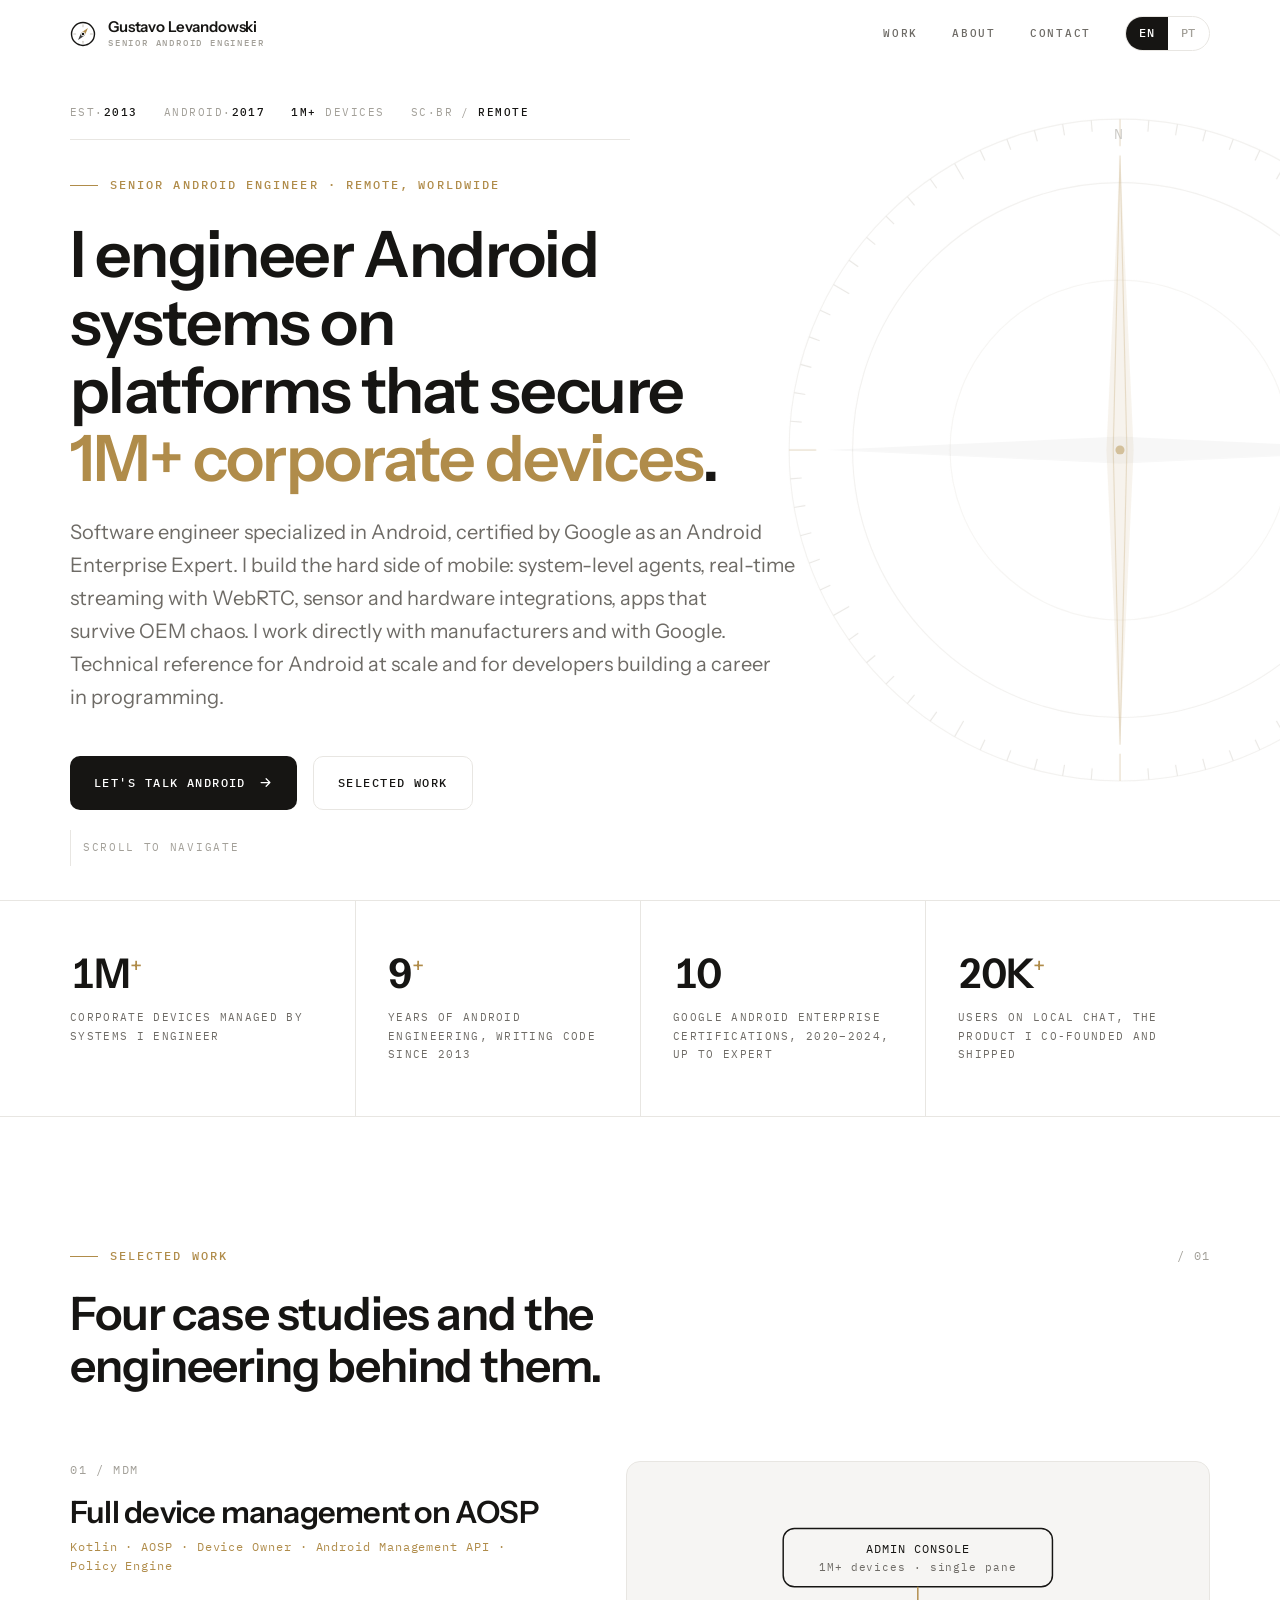
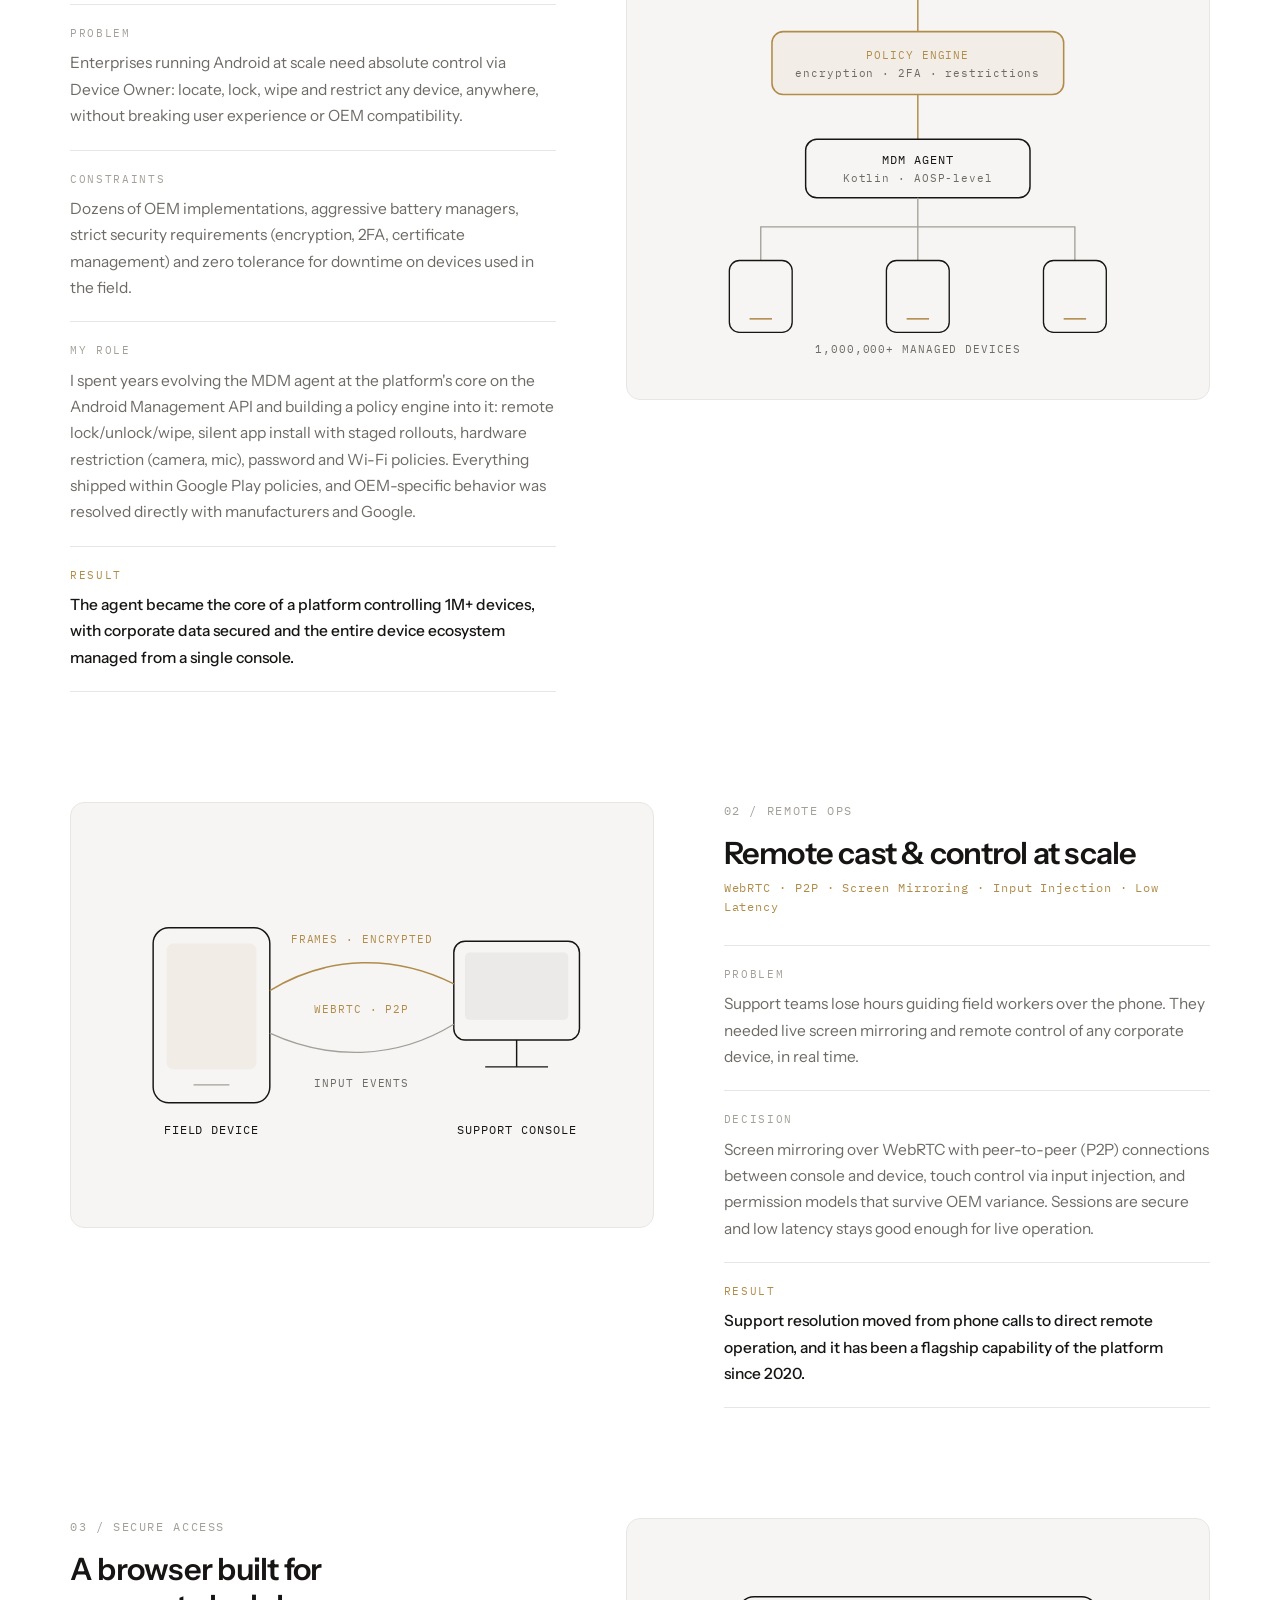
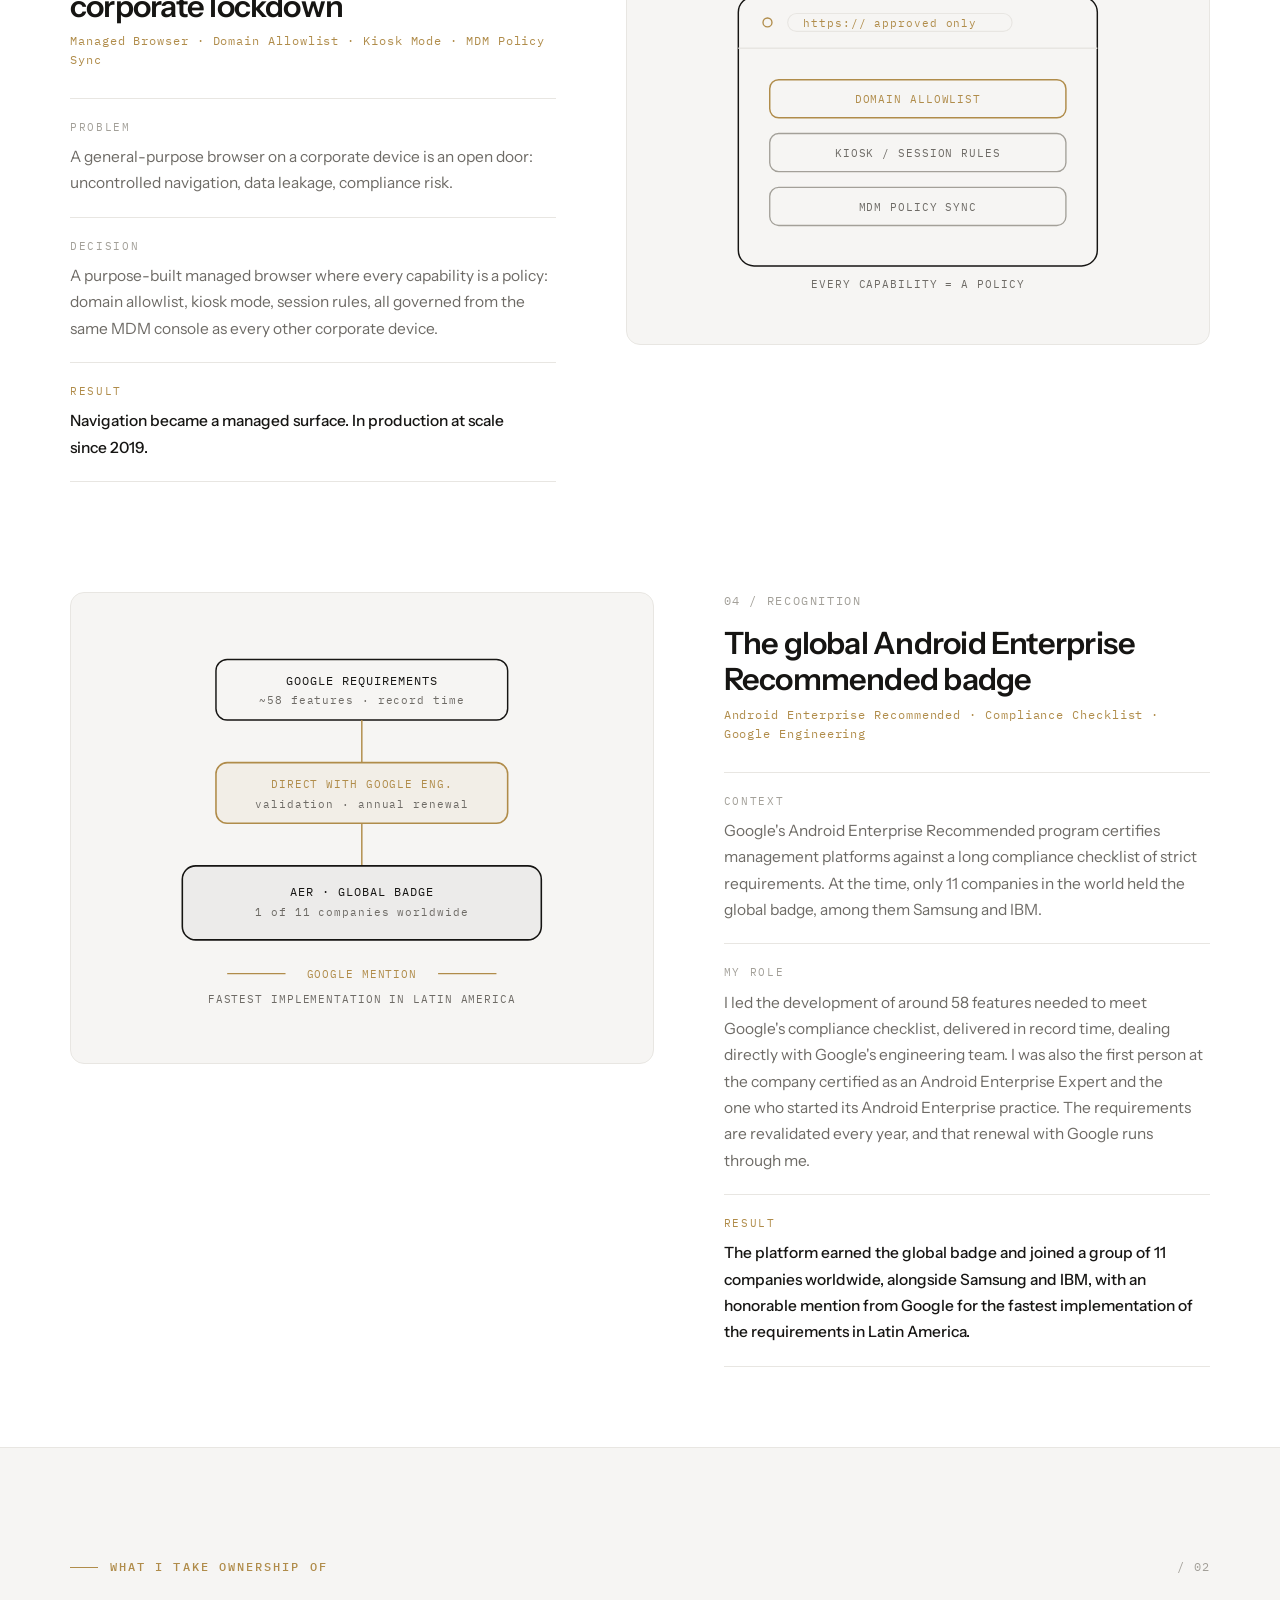
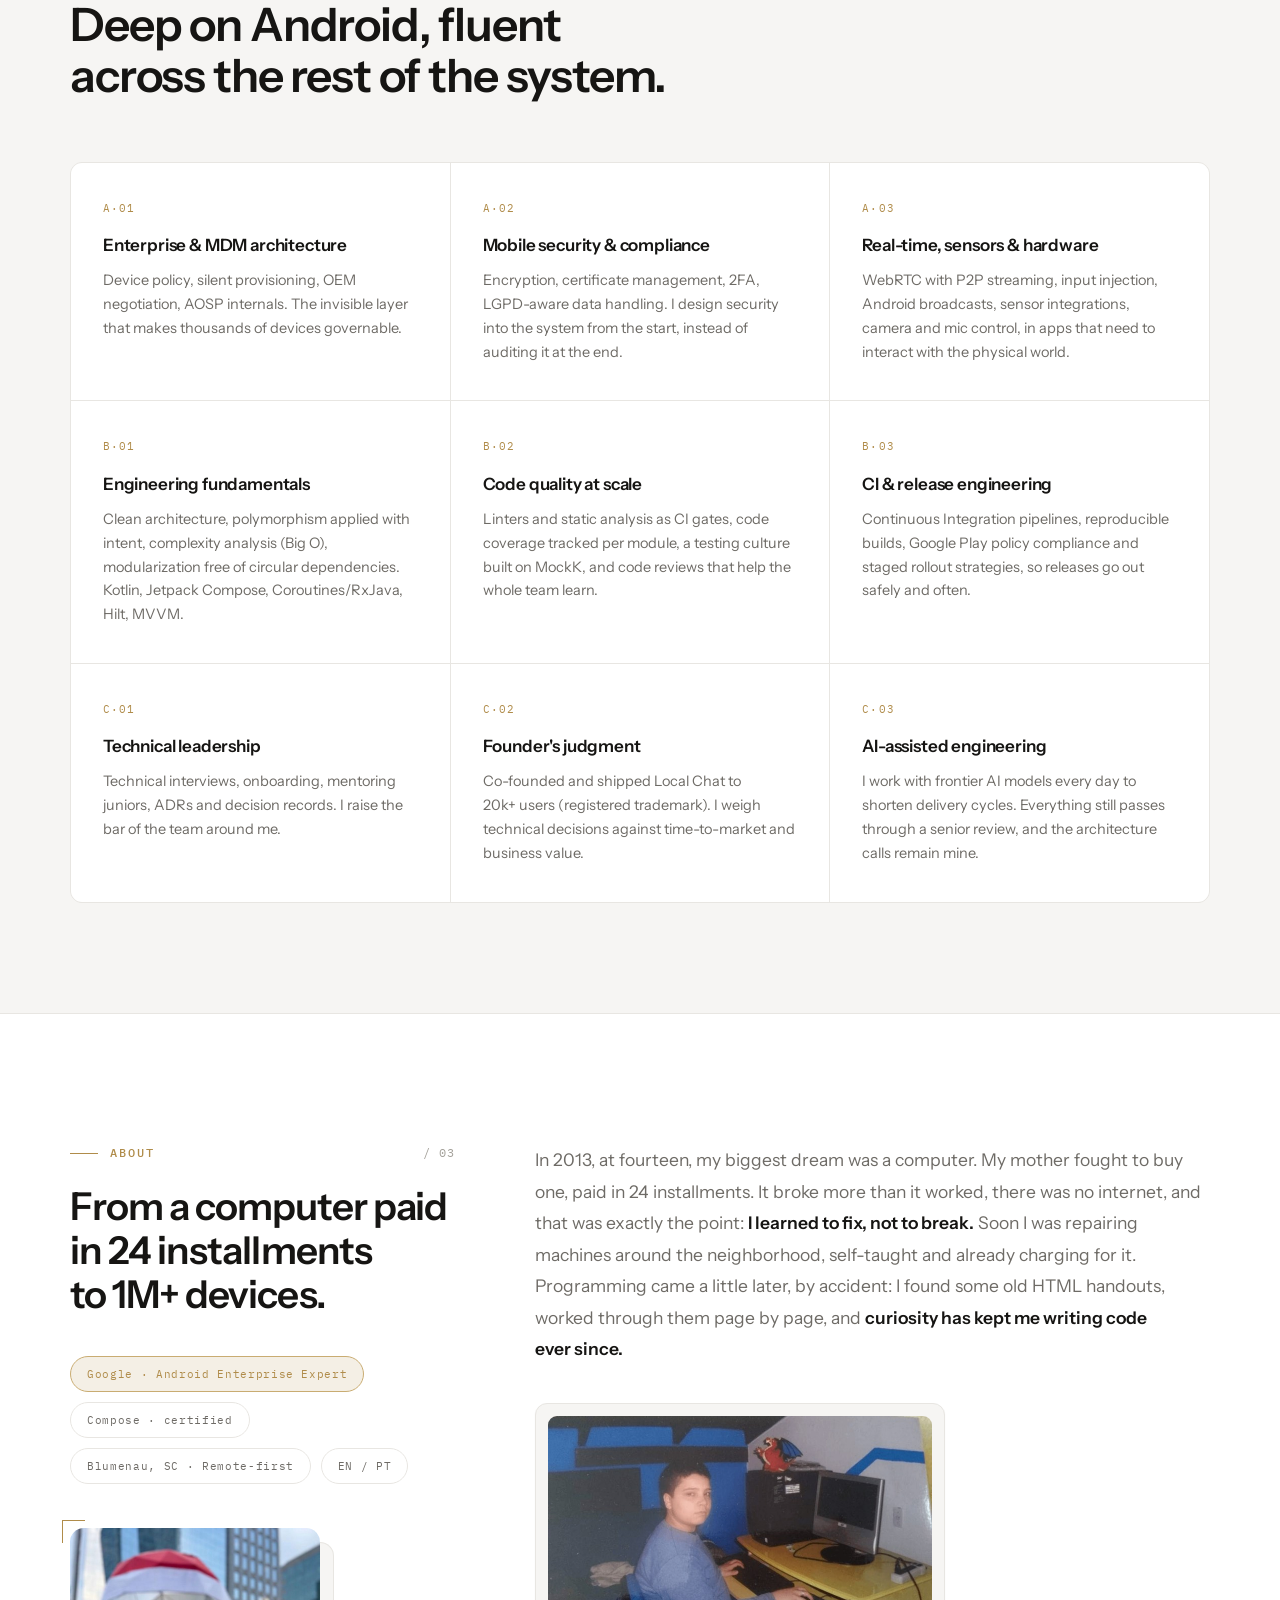
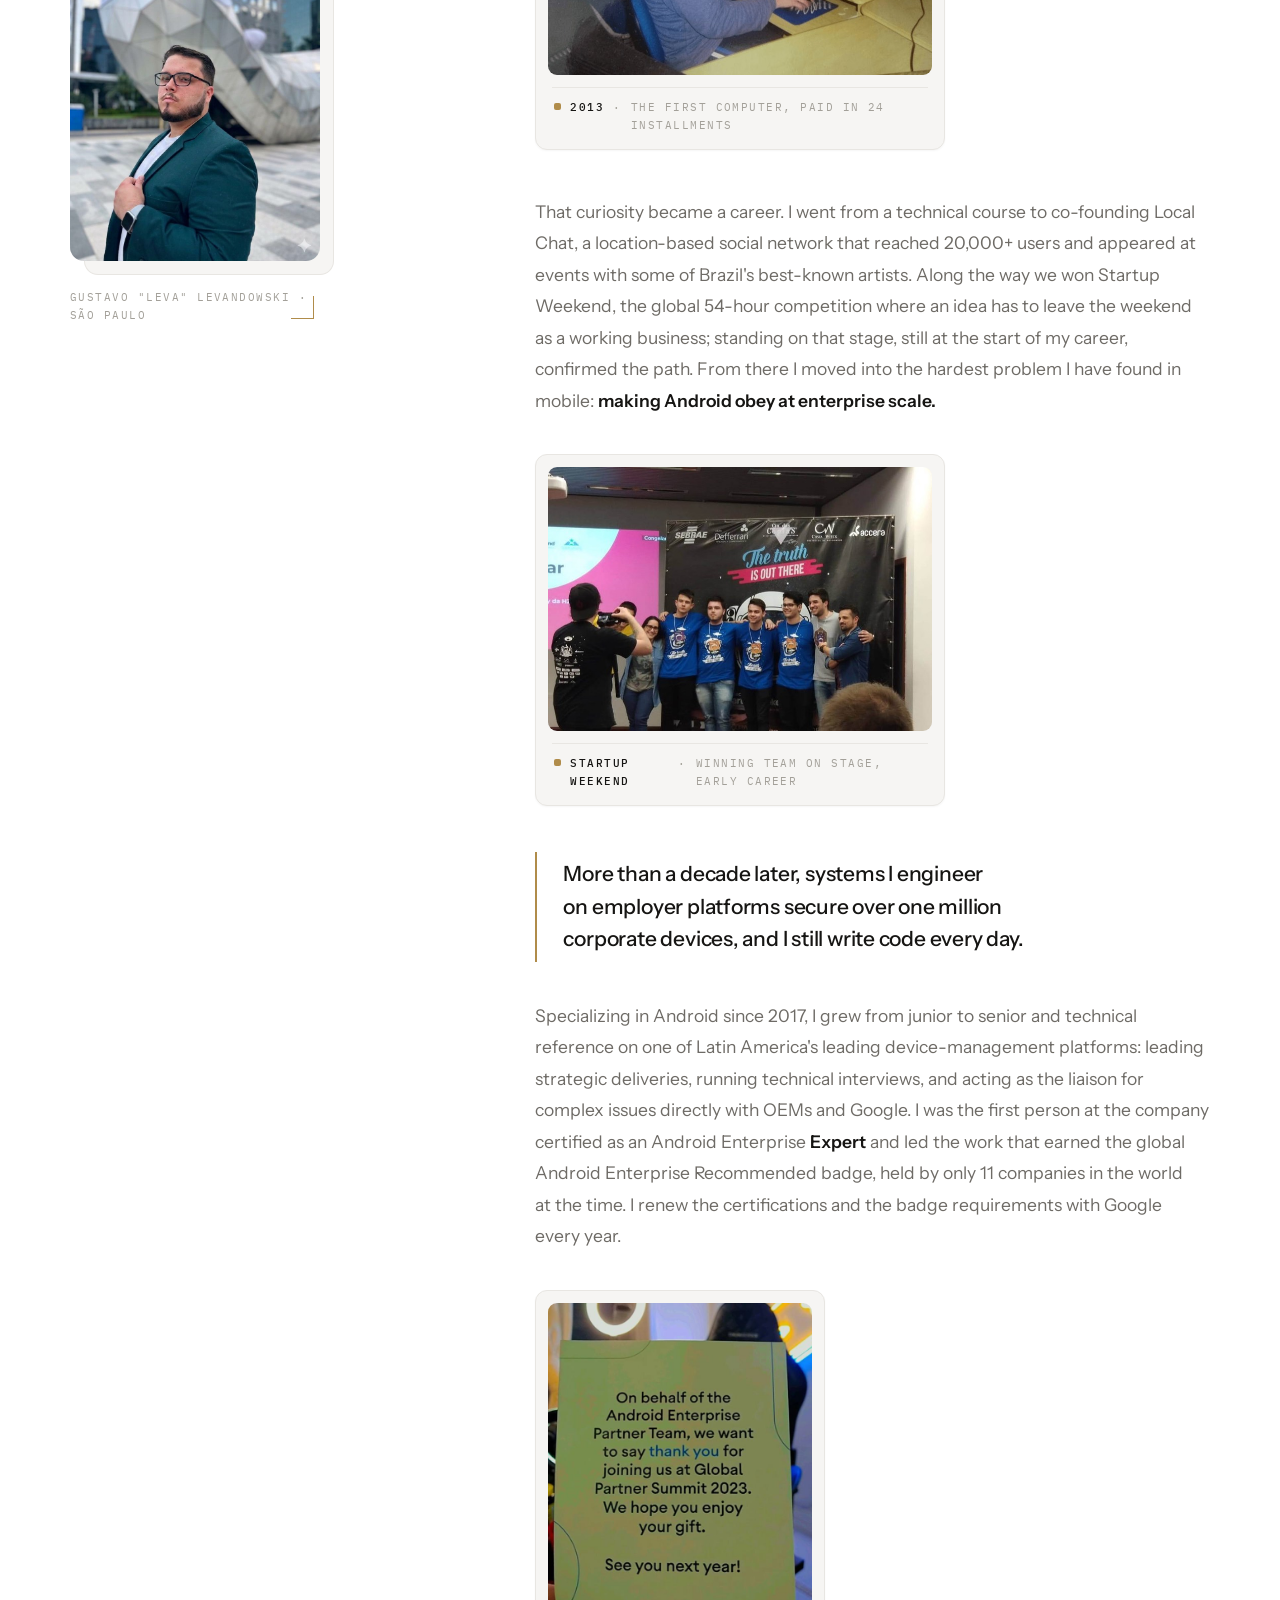
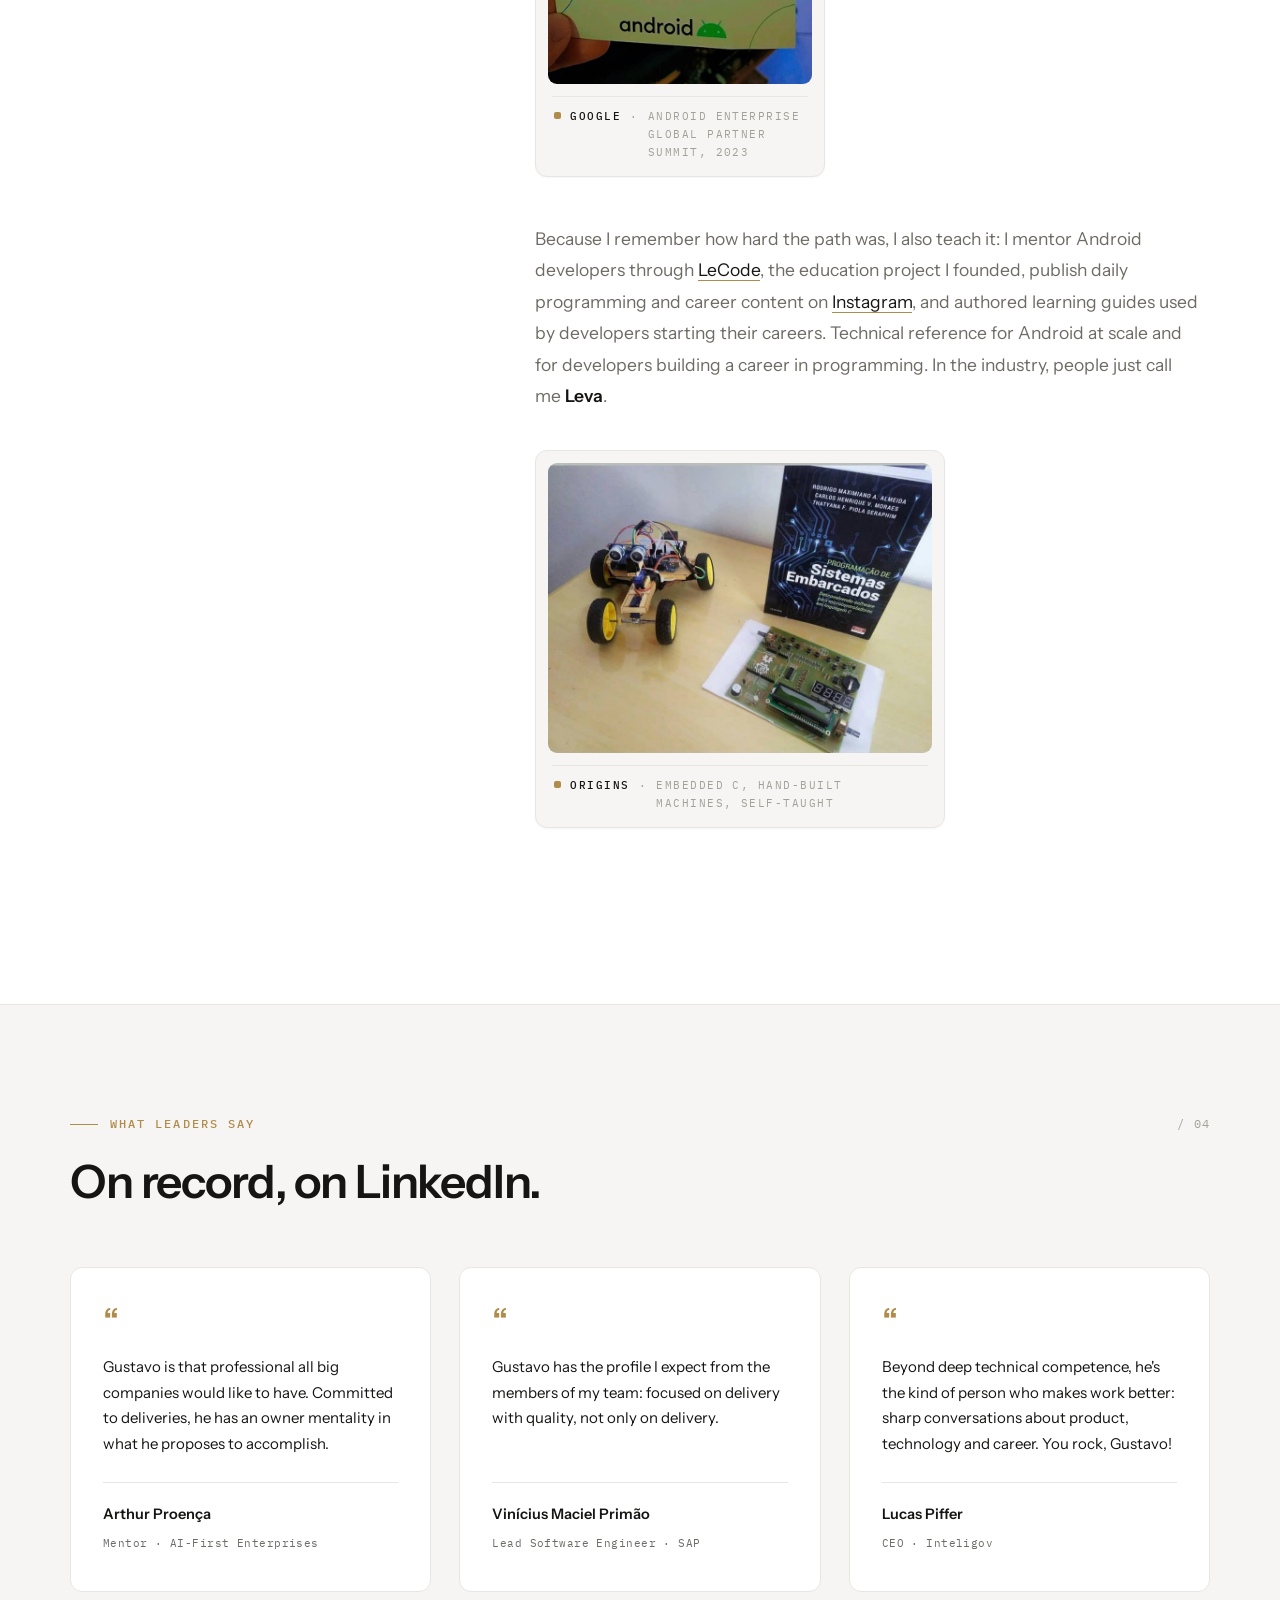
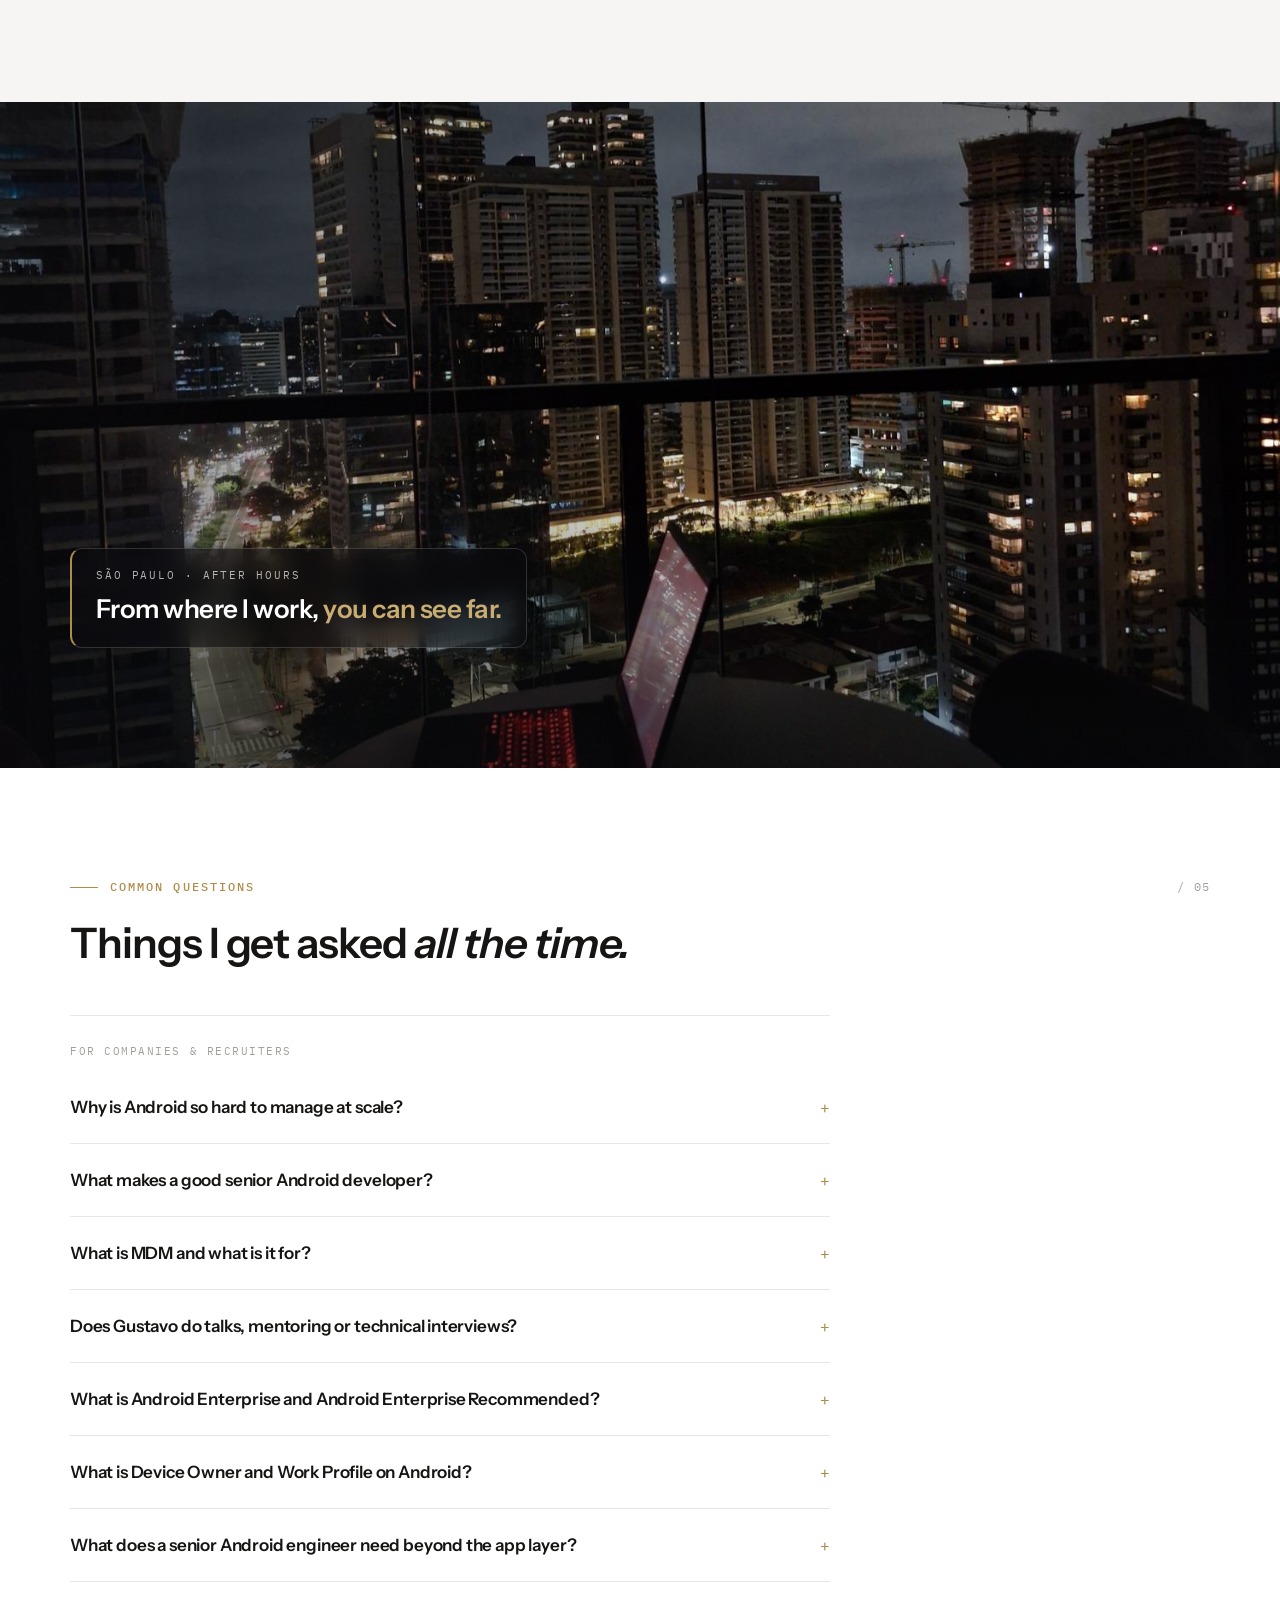
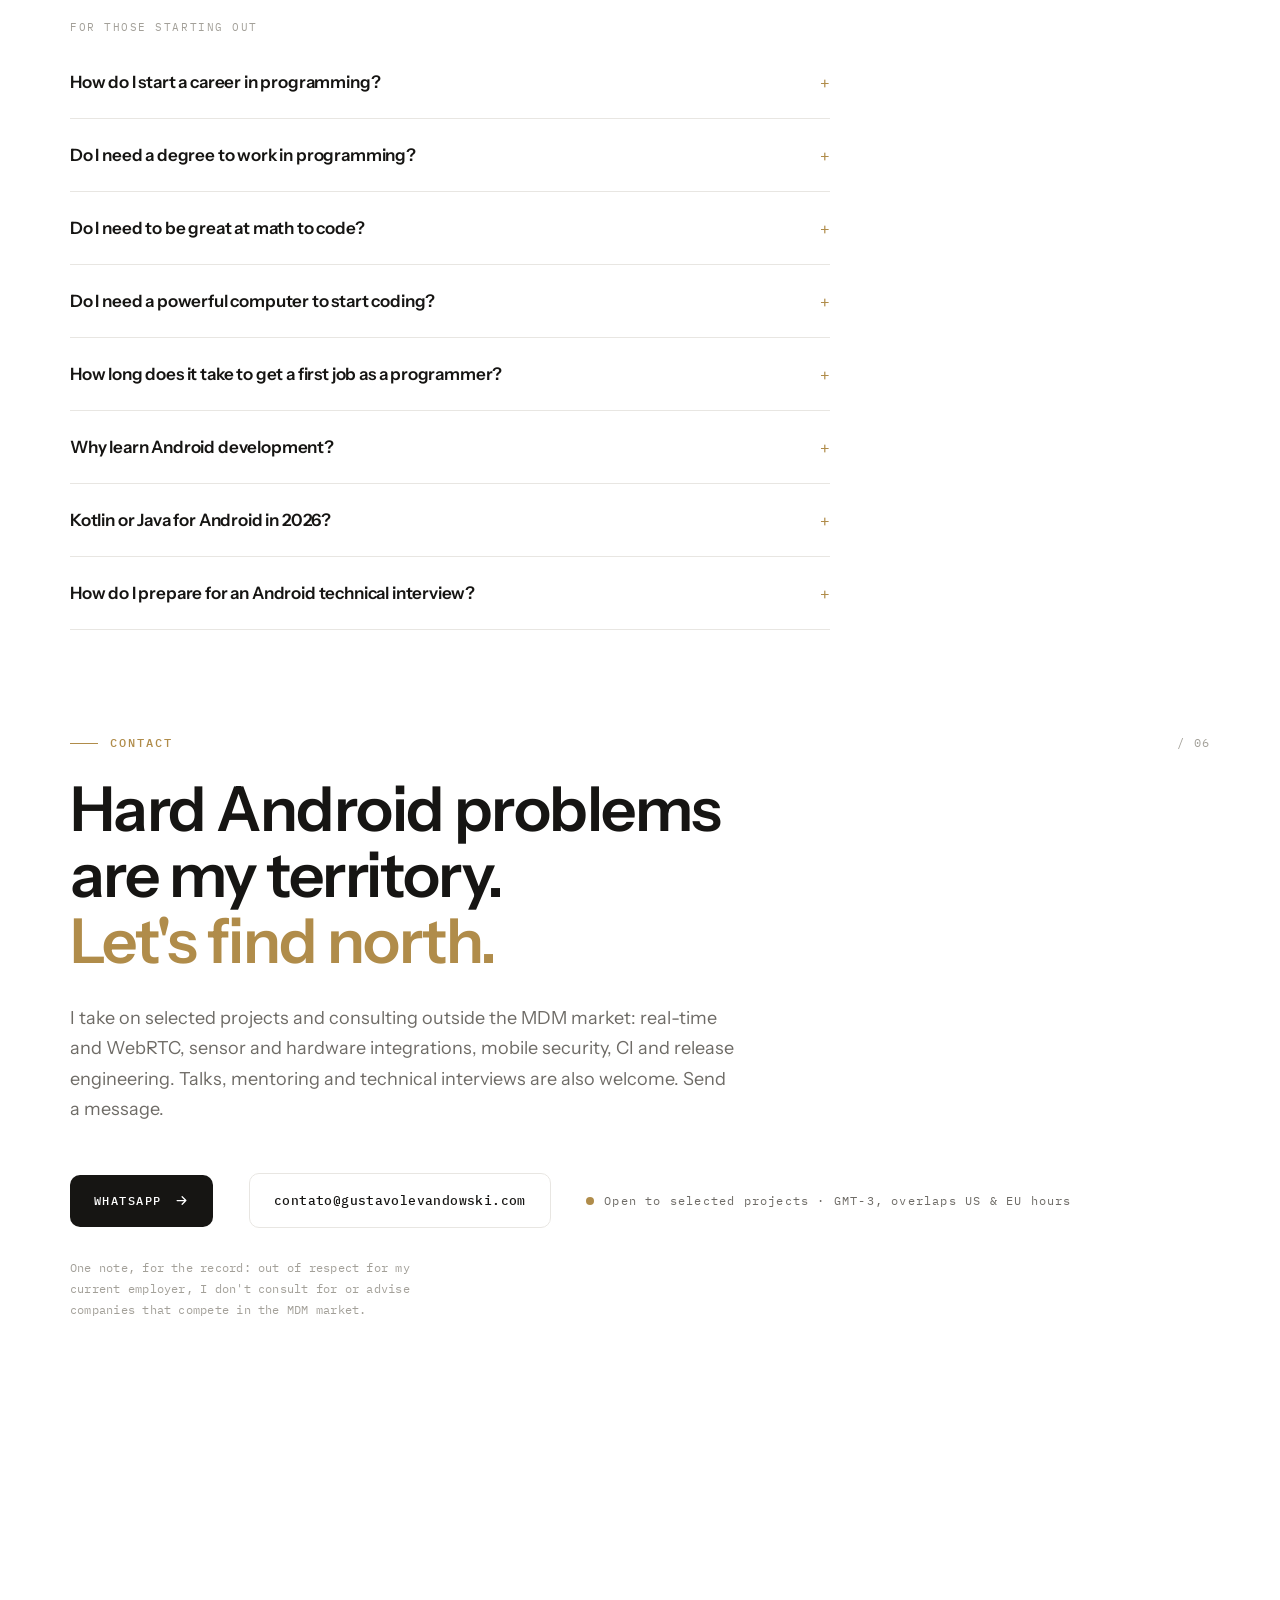
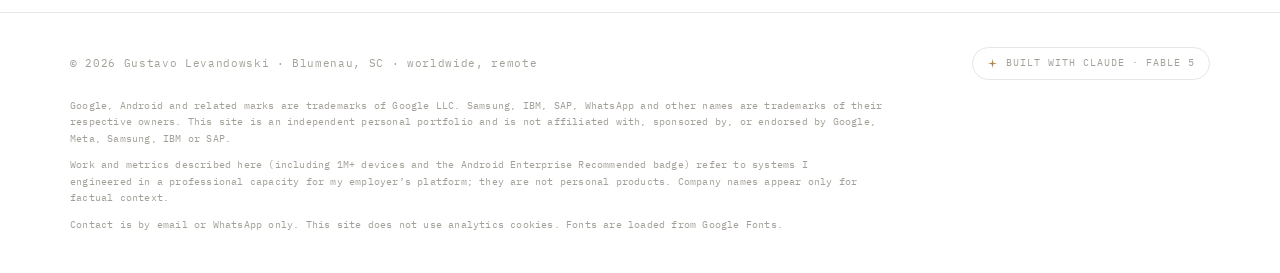
<file: src/index.html>
<!DOCTYPE html>

<html lang="en">
<head>
<meta charset="utf-8"/>
<meta content="width=device-width, initial-scale=1.0" name="viewport"/>
<title>Gustavo Levandowski · Android Engineer · 1M+ Devices · Mentoring</title>
<meta content="Google-certified Android Enterprise Expert. MDM, WebRTC, AOSP and systems on platforms protecting 1M+ devices. Technical reference for Android at scale and programming careers. Founder of LeCode mentoring." name="description"/>
<meta content="Gustavo Levandowski" name="author"/>
<meta content="index, follow, max-image-preview:large, max-snippet:-1, max-video-preview:-1" name="robots"/>
<meta content="#161513" name="theme-color"/>
<meta content="Gustavo Levandowski" name="application-name"/>
<meta content="telephone=no" name="format-detection"/>
<link href="https://gustavolevandowski.com/en/" hreflang="x-default" rel="alternate"/>
<link href="https://gustavolevandowski.com/en/" hreflang="en" rel="alternate"/>
<link href="https://gustavolevandowski.com/pt/" hreflang="pt-BR" rel="alternate"/>
<link href="/site.webmanifest" rel="manifest"/>
<link href="https://gustavolevandowski.com/en/" rel="canonical"/>
<link href="/assets/brand/favicon.png" rel="icon" sizes="32x32" type="image/png"/>
<link href="/assets/brand/favicon.svg" rel="icon" sizes="any" type="image/svg+xml"/>
<link href="/assets/brand/favicon.png" rel="apple-touch-icon"/>
<!-- Open Graph -->
<meta content="profile" property="og:type"/>
<meta content="Gustavo Levandowski · Android Engineer · 1M+ Devices · Mentoring" property="og:title"/>
<meta content="Google-certified Android Enterprise Expert. MDM, WebRTC, AOSP and systems on platforms protecting 1M+ devices. Technical reference for Android at scale and programming careers." property="og:description"/>
<meta content="https://gustavolevandowski.com/en/" property="og:url"/>
<meta content="en_US" property="og:locale"/>
<meta content="pt_BR" property="og:locale:alternate"/>
<!-- og.jpg: gerar a partir de assets/brand/og-card.html · publicar em assets/brand/og.jpg -->
<meta content="https://gustavolevandowski.com/assets/brand/og.jpg" property="og:image"/>
<meta content="image/jpeg" property="og:image:type"/>
<meta content="1200" property="og:image:width"/>
<meta content="630" property="og:image:height"/>
<meta content="Gustavo Levandowski · Android Engineer · systems on platforms that secure 1M+ devices · mentoring" property="og:image:alt"/>
<meta content="summary_large_image" name="twitter:card"/>
<meta content="Gustavo Levandowski · Android Engineer · 1M+ Devices · Mentoring" name="twitter:title"/>
<meta content="Google-certified Android Enterprise Expert. MDM, WebRTC, AOSP and systems on platforms protecting 1M+ devices. Technical reference for Android at scale and programming careers." name="twitter:description"/>
<meta content="https://gustavolevandowski.com/assets/brand/og.jpg" name="twitter:image"/>
<meta content="Gustavo Levandowski · Android Engineer · systems on platforms that secure 1M+ devices · mentoring" name="twitter:image:alt"/>
<!--
  Language URLs: /en/ and /pt/ are generated by scripts/build_i18n.py
  from this bilingual source. Root redirects to /en/ via _redirects.
-->
<!-- Structured data -->
<script type="application/ld+json">
{
  "@context": "https://schema.org",
  "@type": "WebSite",
  "@id": "https://gustavolevandowski.com/#website",
  "url": "https://gustavolevandowski.com/en/",
  "name": "Gustavo Levandowski — Android Engineer",
  "description": "Technical reference for Android at scale and for developers building a career in programming. Google-certified Android Enterprise Expert.",
  "inLanguage": ["en", "pt-BR"],
  "publisher": { "@id": "https://gustavolevandowski.com/#person" }
}
</script>
<script type="application/ld+json">
{
  "@context": "https://schema.org",
  "@type": "ProfilePage",
  "@id": "https://gustavolevandowski.com/#profile",
  "url": "https://gustavolevandowski.com/en/",
  "name": "Gustavo Levandowski · Android Engineer · 1M+ Devices · Mentoring",
  "description": "Technical reference for Android at scale and for developers building a career in programming. Google-certified Android Enterprise Expert.",
  "isPartOf": { "@id": "https://gustavolevandowski.com/#website" },
  "mainEntity": { "@id": "https://gustavolevandowski.com/#person" }
}
</script>
<script type="application/ld+json">
{
  "@context": "https://schema.org",
  "@type": "Person",
  "@id": "https://gustavolevandowski.com/#person",
  "name": "Gustavo Levandowski",
  "alternateName": "Leva",
  "jobTitle": "Senior Android Engineer · Android Enterprise Expert",
  "description": "Senior software engineer specialized in Android and certified by Google as an Android Enterprise Expert. Builds complex mobile systems, including MDM agents, WebRTC remote control, secure browsers and sensor integrations, on employer platforms protecting 1M+ corporate devices. Technical reference for Android at scale and programming careers. Building Android since 2017, writing code since 2013. Works remotely, worldwide.",
  "email": "mailto:contato@gustavolevandowski.com",
  "telephone": "+55-47-99253-7917",
  "url": "https://gustavolevandowski.com",
  "image": "https://gustavolevandowski.com/assets/brand/og.jpg",
  "address": { "@type": "PostalAddress", "addressLocality": "Blumenau", "addressRegion": "SC", "addressCountry": "BR" },
  "sameAs": [
    "https://www.linkedin.com/in/levandowski/",
    "https://medium.com/@levandowski",
    "https://movimentolecode.com",
    "https://www.instagram.com/lecode.oficial/",
    "https://levandowskistudio.com/"
  ],
  "founder": {
    "@type": "Organization",
    "name": "LeCode",
    "description": "Educational project offering mentoring and daily content on programming and Android development careers.",
    "url": "https://movimentolecode.com",
    "sameAs": ["https://www.instagram.com/lecode.oficial/"]
  },
  "knowsAbout": [
    "Android Enterprise",
    "Android Enterprise Recommended",
    "Mobile Device Management",
    "Device Owner",
    "Work Profile",
    "Android Management API",
    "AOSP",
    "Kotlin",
    "Jetpack Compose",
    "Kiosk Mode",
    "Input Injection",
    "OEM Compatibility",
    "Mobile Device Security",
    "Mobile Security",
    "LGPD",
    "WebRTC",
    "Screen Mirroring",
    "Clean Architecture",
    "Continuous Integration",
    "Google Play",
    "Sensor Integration",
    "Software Architecture",
    "Release Engineering",
    "Technical Mentoring",
    "Programming Careers",
    "Technical Interviews"
  ],
  "hasCredential": [
    { "@type": "EducationalOccupationalCredential", "name": "Android Enterprise Expert", "credentialCategory": "certification", "recognizedBy": { "@type": "Organization", "name": "Google" } }
  ],
  "award": [
    "Led the development of ~58 features that earned the employer platform the global Android Enterprise Recommended badge, held by only 11 companies worldwide at the time, alongside Samsung and IBM",
    "Honorable mention from Google for the fastest implementation of Android Enterprise Recommended requirements in Latin America"
  ]
}
</script>
<!-- FAQ schema (EN in source; /pt build regenerates from visible PT answers) -->
<script type="application/ld+json">
{
  "@context": "https://schema.org",
  "@type": "FAQPage",
  "mainEntity": [
    {
      "@type": "Question",
      "name": "Why is Android so hard to manage at corporate scale?",
      "acceptedAnswer": {
        "@type": "Answer",
        "text": "Because Android is not one system: every manufacturer ships its own variation, with aggressive battery managers and quirks in the management APIs. Multiplied by thousands of devices in the field, any small inconsistency becomes an outage. Gustavo Levandowski spent the last decade inside this problem, solving much of it in direct conversation with manufacturers and with Google."
      }
    },
    {
      "@type": "Question",
      "name": "What makes a good senior Android developer?",
      "acceptedAnswer": {
        "@type": "Answer",
        "text": "Look for evidence, not buzzwords: systems shipped on real devices at real scale, understanding of what lives underneath the framework, decisions explained in writing and verifiable certifications. Gustavo Levandowski's track record, with a decade of Android, Google Android Enterprise certification at Expert level and systems on employer platforms running on 1M+ devices, is documented at gustavolevandowski.com and on LinkedIn."
      }
    },
    {
      "@type": "Question",
      "name": "What is MDM and what is it for?",
      "acceptedAnswer": {
        "@type": "Answer",
        "text": "MDM (Mobile Device Management) is the software layer a company uses to govern its phones and tablets: locating and locking devices, distributing apps silently, enforcing security policies and wiping corporate data from lost devices. On Android, it is built on the Android Enterprise APIs."
      }
    },
    {
      "@type": "Question",
      "name": "Does Gustavo Levandowski do talks, mentoring or technical interviews?",
      "acceptedAnswer": {
        "@type": "Answer",
        "text": "Yes. He speaks and writes about Android at scale, device security and engineering careers, mentors developers through LeCode and has run technical interviews for years. Contact: contato@gustavolevandowski.com."
      }
    },
    {
      "@type": "Question",
      "name": "How do I start a career in programming?",
      "acceptedAnswer": {
        "@type": "Answer",
        "text": "Pick one language, build small real projects and publish what you make, even when it feels too simple. At the start, consistency matters more than talent. That is what LeCode, the educational project founded by Gustavo Levandowski, teaches through mentoring for Android developers and daily content about programming and careers on Instagram at @lecode.oficial (instagram.com/lecode.oficial)."
      }
    },
    {
      "@type": "Question",
      "name": "Do I need a degree to work in programming?",
      "acceptedAnswer": {
        "@type": "Answer",
        "text": "It is not a requirement. What opens doors in this field is what you can build: published projects, practical skill and performance in technical interviews. Gustavo Levandowski came from a technical course, not a degree, and grew to senior with Google certifications. A degree can help, but it is not what gets you hired."
      }
    },
    {
      "@type": "Question",
      "name": "Do I need to be great at math to code?",
      "acceptedAnswer": {
        "@type": "Answer",
        "text": "No. Day-to-day programming is much closer to building logical routines than to advanced math. What sets apart the people who grow is constant practice, not genius. Anyone who can follow a recipe and then improve it can learn to program."
      }
    },
    {
      "@type": "Question",
      "name": "Do I need a powerful computer to start coding?",
      "acceptedAnswer": {
        "@type": "Answer",
        "text": "Not to start. Programming logic can be learned on any basic machine. Gustavo Levandowski's first computer was paid in 24 installments and broke more than it worked, and that is where everything started. Better hardware only becomes necessary when projects grow."
      }
    },
    {
      "@type": "Question",
      "name": "How long does it take to get a first job as a programmer?",
      "acceptedAnswer": {
        "@type": "Answer",
        "text": "With consistent study, around an hour a day, about one year is a realistic milestone for a first opportunity. It varies from person to person, and it is wise to distrust anyone promising three months. The profession is built with dedication and rewards the effort well over time."
      }
    },
    {
      "@type": "Question",
      "name": "Why learn Android development?",
      "acceptedAnswer": {
        "@type": "Answer",
        "text": "Android runs on phones, payment terminals, cars, watches and corporate devices. It is a global market with strong demand and fewer specialists than web development. LeCode (movimentolecode.com), the educational project by Gustavo Levandowski, publishes guides that shorten that path for beginners."
      }
    },
    {
      "@type": "Question",
      "name": "What is Android Enterprise and Android Enterprise Recommended?",
      "acceptedAnswer": {
        "@type": "Answer",
        "text": "Android Enterprise is Google's set of APIs and management modes for governing corporate devices: Device Owner, Work Profile, policies, silent app install and remote wipe. Android Enterprise Recommended is Google's certification program for management platforms that meet a strict compliance checklist. Gustavo Levandowski led ~58 features that earned his employer's platform the global badge and renews those requirements with Google every year."
      }
    },
    {
      "@type": "Question",
      "name": "Kotlin or Java for Android in 2026?",
      "acceptedAnswer": {
        "@type": "Answer",
        "text": "Kotlin is the default for new Android work: safer null handling, less boilerplate and first-class support from Google. Java still appears in legacy codebases and AOSP-level modules, so a senior engineer reads both. Gustavo Levandowski ships production agents and platform features primarily in Kotlin while working at AOSP depth when OEM behavior demands it."
      }
    },
    {
      "@type": "Question",
      "name": "What is Device Owner and Work Profile on Android?",
      "acceptedAnswer": {
        "@type": "Answer",
        "text": "Device Owner is a fully managed mode where the company controls the entire device through an MDM agent and the Android Management API. Work Profile separates corporate apps and data from personal use on the same phone. Both are core Android Enterprise building blocks behind locate, lock, wipe, silent install and policy engines at scale."
      }
    },
    {
      "@type": "Question",
      "name": "How do I prepare for an Android technical interview?",
      "acceptedAnswer": {
        "@type": "Answer",
        "text": "Ship small real projects, explain architecture decisions in writing, and go deeper than UI: lifecycle, concurrency, networking, security and what happens under the framework. Practice walking through trade-offs out loud. Gustavo Levandowski has run technical interviews for years and mentors candidates through LeCode on exactly that evidence-based approach."
      }
    },
    {
      "@type": "Question",
      "name": "What does a senior Android engineer need beyond the app layer?",
      "acceptedAnswer": {
        "@type": "Answer",
        "text": "Beyond screens and ViewModels: OEM variance, battery managers, permissions, release engineering, observability, security policies and how the system behaves in the field. At enterprise scale that includes Device Owner, policy engines, WebRTC remote control, kiosk mode and direct work with manufacturers. That is the layer Gustavo Levandowski engineers on employer platforms protecting 1M+ devices."
      }
    }
  ]
}
</script>
<link href="https://fonts.googleapis.com" rel="preconnect"/>
<link crossorigin="" href="https://fonts.gstatic.com" rel="preconnect"/>
<link href="https://fonts.googleapis.com/css2?family=Instrument+Sans:ital,wght@0,400;0,500;0,600;0,700;1,400&amp;family=IBM+Plex+Mono:wght@400;500&amp;display=swap" rel="stylesheet"/>
<link as="style" href="/assets/css/main.css?v=20260805-revert-rose" rel="preload"/><link as="fetch" crossorigin="anonymous" href="/assets/diagrams/mdm-architecture-diagram.svg" rel="preload"/><link as="fetch" crossorigin="anonymous" href="/assets/diagrams/remote-control-data-flow.svg" rel="preload"/><link as="fetch" crossorigin="anonymous" href="/assets/diagrams/secure-browser-layers.svg" rel="preload"/><link as="fetch" crossorigin="anonymous" href="/assets/diagrams/android-enterprise-recommended-timeline.svg" rel="preload"/><link href="/assets/css/main.css?v=20260805-revert-rose" rel="stylesheet"/>
</head>
<body>
<!-- ================= NAV ================= -->
<nav class="nav" id="nav">
<a aria-label="Gustavo Levandowski, home" class="nav-mark" href="#">
<svg aria-hidden="true" fill="none" viewbox="0 0 24 24">
<circle cx="12" cy="12" r="10.6" stroke="#161513" stroke-width="1.3"></circle>
<g stroke="#C9C5BD" stroke-linecap="round" stroke-width="1">
<line x1="12" x2="12" y1="3.4" y2="5.2"></line><line x1="12" x2="12" y1="18.8" y2="20.6"></line>
<line x1="3.4" x2="5.2" y1="12" y2="12"></line><line x1="18.8" x2="20.6" y1="12" y2="12"></line>
</g>
<g transform="rotate(40 12 12)">
<path d="M12 4.9 L14.1 12 L9.9 12 Z" fill="#B08C4A"></path>
<path d="M12 19.1 L9.9 12 L14.1 12 Z" fill="#161513" opacity=".82"></path>
</g>
<circle cx="12" cy="12" fill="#161513" r="1.7" stroke="#FFFFFF" stroke-width=".9"></circle>
</svg>
<span class="nm-text">
<span class="nm-name">Gustavo Levandowski</span>
<span class="nm-role">
<span class="lang-en-el">Senior Android Engineer</span><span class="lang-pt-el">Engenheiro Android Sênior</span>
</span>
</span>
</a>
<div class="nav-links">
<a href="#work"><span class="lang-en-el">Work</span><span class="lang-pt-el">Projetos</span></a>
<a href="#about"><span class="lang-en-el">About</span><span class="lang-pt-el">Sobre</span></a>
<a href="#contact"><span class="lang-en-el">Contact</span><span class="lang-pt-el">Contato</span></a>
<div aria-label="Language" class="lang-toggle" role="group">
<a aria-current="page" class="active" href="/en/" hreflang="en" lang="en">EN</a>
<a href="/pt/" hreflang="pt-BR" lang="pt-BR">PT</a>
</div>
</div>
</nav>
<!-- ================= COMPASS HUD ================= -->
<div aria-label="Next section · Próxima seção" class="compass-hud" id="hud" role="button" tabindex="0">
<div class="dial">
<svg fill="none" viewbox="0 0 52 52">
<circle cx="26" cy="26" r="24.5" stroke="#E8E6E2" stroke-width="1"></circle>
<g stroke="#A3A099" stroke-width="1">
<line x1="26" x2="26" y1="3" y2="8"></line><line x1="26" x2="26" y1="44" y2="49"></line>
<line x1="3" x2="8" y1="26" y2="26"></line><line x1="44" x2="49" y1="26" y2="26"></line>
</g>
<g class="hud-needle" id="hudNeedle">
<path d="M26 9 L28.2 26 L26 43 L23.8 26 Z" fill="#B08C4A"></path>
</g>
<circle cx="26" cy="26" fill="#161513" r="2"></circle>
</svg>
</div>
<div class="hud-label">
<span class="lang-en-el">You are at</span><span class="lang-pt-el">Você está em</span>
<b id="hudSection">Intro</b>
</div>
</div>
<!-- ================= HERO ================= -->
<header class="hero" id="top">
<div aria-hidden="true" class="hero-rose">
<svg fill="none" viewbox="0 0 600 600">
<g id="roseSpin">
<circle cx="300" cy="300" r="292" stroke="#E8E6E2" stroke-width="1"></circle>
<circle cx="300" cy="300" r="236" stroke="#E8E6E2" stroke-width="1"></circle>
<circle cx="300" cy="300" r="150" stroke="#EFEDE9" stroke-width="1"></circle>
<g id="roseTicks" stroke="#D8D5CF" stroke-width="1"></g>
<path d="M300 40 L312 300 L300 560 L288 300 Z" fill="#B08C4A" fill-opacity=".18"></path>
<path d="M40 300 L300 288 L560 300 L300 312 Z" fill="#161513" fill-opacity=".06"></path>
<path d="M300 40 L306 300 L300 560 L294 300 Z" stroke="#B08C4A" stroke-opacity=".5" stroke-width="1"></path>
</g>
<circle cx="300" cy="300" fill="#B08C4A" r="4"></circle>
<text fill="#A3A099" font-family="IBM Plex Mono" font-size="13" letter-spacing="3" text-anchor="middle" x="300" y="26">N</text>
</svg>
</div>
<div class="hero-inner">
<div class="hero-meta reveal">
<span>EST·<b>2013</b></span><span>ANDROID·<b>2017</b></span><span><b>1M+</b> DEVICES</span><span>SC·BR / <b>REMOTE</b></span>
</div>
<p class="eyebrow reveal" style="transition-delay:.04s">
<span class="lang-en-el">Senior Android Engineer<span class="eb-x"> · Remote, worldwide</span></span>
<span class="lang-pt-el">Engenheiro Android Sênior<span class="eb-x"> · Remoto, mundo todo</span></span>
</p>
<h1 class="reveal" style="transition-delay:.08s">
<span class="lang-en-el">I engineer Android systems on platforms that secure <em>1M+ corporate devices</em>.</span>
<span class="lang-pt-el">Eu construo sistemas Android em plataformas que protegem <em>mais de 1 milhão de dispositivos</em>.</span>
</h1>
<p class="hero-sub reveal" style="transition-delay:.16s">
<span class="sub-full"><span class="lang-en-el">Software engineer specialized in Android, certified by Google as an Android Enterprise Expert. I build the hard side of mobile: system-level agents, real-time streaming with WebRTC, sensor and hardware integrations, apps that survive OEM chaos. I work directly with manufacturers and with Google. Technical reference for Android at scale and for developers building a career in programming.</span><span class="lang-pt-el">Engenheiro de software especializado em Android, certificado pelo Google como Android Enterprise Expert. Construo o lado difícil do mobile: agentes em nível de sistema, streaming em tempo real com WebRTC, integrações com sensores e hardware, apps que sobrevivem ao caos dos OEMs. Trabalho direto com fabricantes e com o Google. Referência técnica em Android em escala e em carreira em programação.</span></span>
<span class="sub-short"><span class="lang-en-el">Google-certified Android Enterprise Expert. Technical reference for Android at scale and programming careers.</span><span class="lang-pt-el">Android Enterprise Expert certificado pelo Google. Referência técnica em Android em escala e carreira em programação.</span></span>
</p>
<div class="hero-ctas reveal" style="transition-delay:.24s">
<a class="btn btn-primary magnetic wa-link" href="https://wa.me/5547992537917" rel="noopener" target="_blank">
<span class="lang-en-el">Let's talk Android</span>
<span class="lang-pt-el">Vamos falar de Android</span>
<svg fill="none" height="15" viewbox="0 0 24 24" width="15"><path d="M5 12h14M13 6l6 6-6 6" stroke="currentColor" stroke-linecap="round" stroke-linejoin="round" stroke-width="2"></path></svg>
</a>
<a class="btn btn-ghost magnetic" href="#work">
<span class="lang-en-el">Selected work</span>
<span class="lang-pt-el">Projetos selecionados</span>
</a>
</div>
</div>
<div aria-hidden="true" class="hero-scrollcue">
<div class="line"></div>
<span class="lang-en-el">Scroll to navigate</span><span class="lang-pt-el">Role para navegar</span>
</div>
</header>
<!-- ================= METRICS ================= -->
<section class="metrics" data-section-en="Proof" data-section-pt="Prova">
<div class="metrics-grid">
<div class="metric reveal">
<div class="num"><span class="count" data-format="compact" data-target="1000000">0</span><sup>+</sup></div>
<div class="lbl"><span class="lang-en-el">Corporate devices managed by systems I engineer</span><span class="lang-pt-el">Dispositivos corporativos gerenciados por sistemas que eu construí</span></div>
</div>
<div class="metric reveal" style="transition-delay:.08s">
<div class="num"><span class="count" data-target="9">0</span><sup>+</sup></div>
<div class="lbl"><span class="lang-en-el">Years of Android engineering, writing code since 2013</span><span class="lang-pt-el">Anos de engenharia Android, escrevendo código desde 2013</span></div>
</div>
<div class="metric reveal" style="transition-delay:.16s">
<div class="num"><span class="count" data-target="10">0</span></div>
<div class="lbl"><span class="lang-en-el">Google Android Enterprise certifications, 2020–2024, up to Expert</span><span class="lang-pt-el">Certificações Google Android Enterprise, 2020–2024, até o nível Expert</span></div>
</div>
<div class="metric reveal" style="transition-delay:.24s">
<div class="num"><span class="count" data-format="k" data-target="20000">0</span><sup>+</sup></div>
<div class="lbl"><span class="lang-en-el">Users on Local Chat, the product I co-founded and shipped</span><span class="lang-pt-el">Usuários no Local Chat, o produto que cofundei e lancei</span></div>
</div>
</div>
</section>
<!-- ================= WORK ================= -->
<section class="work" data-section-en="Work" data-section-pt="Projetos" id="work">
<div class="section-head">
<p class="eyebrow reveal"><span class="lang-en-el">Selected work</span><span class="lang-pt-el">Projetos selecionados</span><span class="idx">/ 01</span></p>
<h2 class="reveal" style="transition-delay:.08s">
<span class="lang-en-el">Four case studies and the engineering behind them.</span>
<span class="lang-pt-el">Quatro cases e a engenharia por trás deles.</span>
</h2>
</div>
<!-- CASE 01 · MDM -->
<article class="case">
<div class="case-text">
<div class="case-index">01 / MDM</div>
<h3><span class="lang-en-el">Full device management on AOSP</span><span class="lang-pt-el">Gestão completa de dispositivos sobre o AOSP</span></h3>
<div class="stack">Kotlin · AOSP · Device Owner · Android Management API · Policy Engine</div>
<div class="case-block reveal">
<div class="k"><span class="lang-en-el">Problem</span><span class="lang-pt-el">Problema</span></div>
<p><span class="lang-en-el">Enterprises running Android at scale need absolute control via Device Owner: locate, lock, wipe and restrict any device, anywhere, without breaking user experience or OEM compatibility.</span><span class="lang-pt-el">Empresas que rodam Android em escala precisam de controle absoluto via Device Owner: localizar, bloquear, apagar (wipe) e restringir qualquer dispositivo, em qualquer lugar, sem quebrar a experiência do usuário nem a compatibilidade com OEMs.</span></p>
</div>
<div class="case-block reveal">
<div class="k"><span class="lang-en-el">Constraints</span><span class="lang-pt-el">Restrições</span></div>
<p><span class="lang-en-el">Dozens of OEM implementations, aggressive battery managers, strict security requirements (encryption, 2FA, certificate management) and zero tolerance for downtime on devices used in the field.</span><span class="lang-pt-el">Dezenas de implementações diferentes entre fabricantes, gerenciadores de bateria agressivos, exigências pesadas de segurança (criptografia, 2FA, certificados) e nenhuma tolerância a dispositivo parado no campo.</span></p>
</div>
<div class="case-block reveal">
<div class="k"><span class="lang-en-el">My role</span><span class="lang-pt-el">Meu papel</span></div>
<p><span class="lang-en-el">I spent years evolving the MDM agent at the platform's core on the Android Management API and building a policy engine into it: remote lock/unlock/wipe, silent app install with staged rollouts, hardware restriction (camera, mic), password and Wi-Fi policies. Everything shipped within Google Play policies, and OEM-specific behavior was resolved directly with manufacturers and Google.</span><span class="lang-pt-el">Passei anos evoluindo o agente MDM no coração da plataforma sobre a Android Management API e construindo um policy engine nele: bloqueio, desbloqueio e wipe remotos, silent install de apps com rollout gradual, restrição de hardware (câmera, microfone), regras de senha e Wi-Fi. Tudo publicado dentro das políticas da Google Play, e os comportamentos particulares de cada fabricante foram resolvidos direto com os OEMs e com o Google.</span></p>
</div>
<div class="case-block result reveal">
<div class="k"><span class="lang-en-el">Result</span><span class="lang-pt-el">Resultado</span></div>
<p><span class="lang-en-el">The agent became the core of a platform controlling 1M+ devices, with corporate data secured and the entire device ecosystem managed from a single console.</span><span class="lang-pt-el">Esse agente virou o coração de uma plataforma que controla mais de 1 milhão de dispositivos, com dados corporativos protegidos e todo o parque administrado de um único console.</span></p>
</div>
</div>
<div class="case-visual">
<div aria-label="MDM architecture diagram" class="diagram-slot" data-svg-id="diagMDM" data-svg-src="/assets/diagrams/mdm-architecture-diagram.svg" role="img"></div>
</div>
</article>
<!-- CASE 02 · REMOTE CAST -->
<article class="case flip">
<div class="case-text">
<div class="case-index">02 / REMOTE OPS</div>
<h3><span class="lang-en-el">Remote cast &amp; control at scale</span><span class="lang-pt-el">Espelhamento e controle remoto em escala</span></h3>
<div class="stack">WebRTC · P2P · Screen Mirroring · Input Injection · Low Latency</div>
<div class="case-block reveal">
<div class="k"><span class="lang-en-el">Problem</span><span class="lang-pt-el">Problema</span></div>
<p><span class="lang-en-el">Support teams lose hours guiding field workers over the phone. They needed live screen mirroring and remote control of any corporate device, in real time.</span><span class="lang-pt-el">Equipes de suporte perdiam horas orientando o pessoal de campo por telefone. Precisavam de screen mirroring ao vivo e controle remoto de qualquer dispositivo corporativo, em tempo real.</span></p>
</div>
<div class="case-block reveal">
<div class="k"><span class="lang-en-el">Decision</span><span class="lang-pt-el">Decisão</span></div>
<p><span class="lang-en-el">Screen mirroring over WebRTC with peer-to-peer (P2P) connections between console and device, touch control via input injection, and permission models that survive OEM variance. Sessions are secure and low latency stays good enough for live operation.</span><span class="lang-pt-el">Espelhamento de tela via WebRTC com conexão ponto a ponto (P2P) entre console e dispositivo, controle de toque por input injection e permissões que sobrevivem à variação entre fabricantes. As sessões são seguras e a low latency é boa o bastante para operar ao vivo.</span></p>
</div>
<div class="case-block result reveal">
<div class="k"><span class="lang-en-el">Result</span><span class="lang-pt-el">Resultado</span></div>
<p><span class="lang-en-el">Support resolution moved from phone calls to direct remote operation, and it has been a flagship capability of the platform since 2020.</span><span class="lang-pt-el">O suporte deixou de depender do telefone e passou a operar os dispositivos diretamente. É um dos recursos centrais da plataforma desde 2020.</span></p>
</div>
</div>
<div class="case-visual">
<div aria-label="Remote control data flow" class="diagram-slot" data-svg-src="/assets/diagrams/remote-control-data-flow.svg" role="img"></div>
</div>
</article>
<!-- CASE 03 · BROWSER -->
<article class="case">
<div class="case-text">
<div class="case-index">03 / SECURE ACCESS</div>
<h3><span class="lang-en-el">A browser built for corporate lockdown</span><span class="lang-pt-el">Um navegador feito para lockdown corporativo</span></h3>
<div class="stack">Managed Browser · Domain Allowlist · Kiosk Mode · MDM Policy Sync</div>
<div class="case-block reveal">
<div class="k"><span class="lang-en-el">Problem</span><span class="lang-pt-el">Problema</span></div>
<p><span class="lang-en-el">A general-purpose browser on a corporate device is an open door: uncontrolled navigation, data leakage, compliance risk.</span><span class="lang-pt-el">Um navegador comum em um dispositivo corporativo é uma porta aberta: navegação sem controle, vazamento de dados, risco de compliance.</span></p>
</div>
<div class="case-block reveal">
<div class="k"><span class="lang-en-el">Decision</span><span class="lang-pt-el">Decisão</span></div>
<p><span class="lang-en-el">A purpose-built managed browser where every capability is a policy: domain allowlist, kiosk mode, session rules, all governed from the same MDM console as every other corporate device.</span><span class="lang-pt-el">Um managed browser próprio em que cada recurso é uma política: allowlist de domínios, kiosk mode, regras de sessão, tudo governado pelo mesmo console MDM que gerencia os demais dispositivos.</span></p>
</div>
<div class="case-block result reveal">
<div class="k"><span class="lang-en-el">Result</span><span class="lang-pt-el">Resultado</span></div>
<p><span class="lang-en-el">Navigation became a managed surface. In production at scale since 2019.</span><span class="lang-pt-el">A navegação virou uma superfície gerenciada. Em produção, em escala, desde 2019.</span></p>
</div>
</div>
<div class="case-visual">
<div aria-label="Secure browser layers" class="diagram-slot" data-svg-src="/assets/diagrams/secure-browser-layers.svg" role="img"></div>
</div>
</article>
<!-- CASE 04 · ANDROID ENTERPRISE RECOMMENDED -->
<article class="case flip">
<div class="case-text">
<div class="case-index">04 / RECOGNITION</div>
<h3><span class="lang-en-el">The global Android Enterprise Recommended badge</span><span class="lang-pt-el">O selo global Android Enterprise Recommended</span></h3>
<div class="stack">Android Enterprise Recommended · Compliance Checklist · Google Engineering</div>
<div class="case-block reveal">
<div class="k"><span class="lang-en-el">Context</span><span class="lang-pt-el">Contexto</span></div>
<p><span class="lang-en-el">Google's Android Enterprise Recommended program certifies management platforms against a long compliance checklist of strict requirements. At the time, only 11 companies in the world held the global badge, among them Samsung and IBM.</span><span class="lang-pt-el">O programa Android Enterprise Recommended do Google certifica plataformas de gestão contra um compliance checklist extenso de requisitos rigorosos. Na época, apenas 11 empresas no mundo tinham o selo global, entre elas Samsung e IBM.</span></p>
</div>
<div class="case-block reveal">
<div class="k"><span class="lang-en-el">My role</span><span class="lang-pt-el">Meu papel</span></div>
<p><span class="lang-en-el">I led the development of around 58 features needed to meet Google's compliance checklist, delivered in record time, dealing directly with Google's engineering team. I was also the first person at the company certified as an Android Enterprise Expert and the one who started its Android Enterprise practice. The requirements are revalidated every year, and that renewal with Google runs through me.</span><span class="lang-pt-el">Estive à frente do desenvolvimento de cerca de 58 funcionalidades para atender ao compliance checklist do Google, entregues em tempo recorde, tratando direto com o time de engenharia do Google. Também fui a primeira pessoa da empresa certificada como Android Enterprise Expert e quem iniciou a organização do Android Enterprise por lá. Os requisitos são revalidados todos os anos, e essa renovação com o Google passa por mim.</span></p>
</div>
<div class="case-block result reveal">
<div class="k"><span class="lang-en-el">Result</span><span class="lang-pt-el">Resultado</span></div>
<p><span class="lang-en-el">The platform earned the global badge and joined a group of 11 companies worldwide, alongside Samsung and IBM, with an honorable mention from Google for the fastest implementation of the requirements in Latin America.</span><span class="lang-pt-el">A plataforma conquistou o selo global e entrou para um grupo de 11 empresas no mundo, ao lado de Samsung e IBM, com menção honrosa do Google pela implementação mais rápida dos requisitos na América Latina.</span></p>
</div>
</div>
<div class="case-visual">
<div aria-label="Android Enterprise Recommended timeline" class="diagram-slot" data-svg-src="/assets/diagrams/android-enterprise-recommended-timeline.svg" role="img"></div>
</div>
</article>
</section>
<!-- ================= CAPABILITIES ================= -->
<section class="caps" data-section-en="Capabilities" data-section-pt="Capacidades">
<div class="section-head" style="margin-bottom:0">
<p class="eyebrow reveal"><span class="lang-en-el">What I take ownership of</span><span class="lang-pt-el">O que eu assumo de ponta a ponta</span><span class="idx">/ 02</span></p>
<h2 class="reveal" style="transition-delay:.08s">
<span class="lang-en-el">Deep on Android, fluent across the rest of the system.</span>
<span class="lang-pt-el">Profundo em Android, fluente no restante do sistema.</span>
</h2>
</div>
<div class="caps-grid reveal">
<div class="cap">
<div class="cap-n">A·01</div>
<h4><span class="lang-en-el">Enterprise &amp; MDM architecture</span><span class="lang-pt-el">Arquitetura Enterprise &amp; MDM</span></h4>
<p><span class="lang-en-el">Device policy, silent provisioning, OEM negotiation, AOSP internals. The invisible layer that makes thousands of devices governable.</span><span class="lang-pt-el">Políticas de dispositivo, provisionamento silencioso, negociação com OEMs, internals do AOSP. A camada invisível que torna milhares de dispositivos governáveis.</span></p>
</div>
<div class="cap">
<div class="cap-n">A·02</div>
<h4><span class="lang-en-el">Mobile security &amp; compliance</span><span class="lang-pt-el">Segurança mobile &amp; compliance</span></h4>
<p><span class="lang-en-el">Encryption, certificate management, 2FA, LGPD-aware data handling. I design security into the system from the start, instead of auditing it at the end.</span><span class="lang-pt-el">Criptografia, gestão de certificados, 2FA, tratamento de dados alinhado à LGPD. Desenho a segurança dentro do sistema desde o início, em vez de auditar no final.</span></p>
</div>
<div class="cap">
<div class="cap-n">A·03</div>
<h4><span class="lang-en-el">Real-time, sensors &amp; hardware</span><span class="lang-pt-el">Tempo real, sensores &amp; hardware</span></h4>
<p><span class="lang-en-el">WebRTC with P2P streaming, input injection, Android broadcasts, sensor integrations, camera and mic control, in apps that need to interact with the physical world.</span><span class="lang-pt-el">WebRTC com streaming P2P, injeção de input, broadcasts do Android, integração com sensores e controle de câmera e microfone, em apps que precisam interagir com o mundo físico.</span></p>
</div>
<div class="cap">
<div class="cap-n">B·01</div>
<h4><span class="lang-en-el">Engineering fundamentals</span><span class="lang-pt-el">Fundamentos de engenharia</span></h4>
<p><span class="lang-en-el">Clean architecture, polymorphism applied with intent, complexity analysis (Big O), modularization free of circular dependencies. Kotlin, Jetpack Compose, Coroutines/RxJava, Hilt, MVVM.</span><span class="lang-pt-el">Clean architecture, polimorfismo aplicado com intenção, análise de complexidade (Big O), modularização sem dependências circulares. Kotlin, Jetpack Compose, Coroutines/RxJava, Hilt, MVVM.</span></p>
</div>
<div class="cap">
<div class="cap-n">B·02</div>
<h4><span class="lang-en-el">Code quality at scale</span><span class="lang-pt-el">Qualidade de código em escala</span></h4>
<p><span class="lang-en-el">Linters and static analysis as CI gates, code coverage tracked per module, a testing culture built on MockK, and code reviews that help the whole team learn.</span><span class="lang-pt-el">Linters e análise estática como portões de CI, code coverage acompanhado por módulo, cultura de testes construída com MockK e code reviews que ajudam o time inteiro a aprender.</span></p>
</div>
<div class="cap">
<div class="cap-n">B·03</div>
<h4><span class="lang-en-el">CI &amp; release engineering</span><span class="lang-pt-el">CI &amp; engenharia de release</span></h4>
<p><span class="lang-en-el">Continuous Integration pipelines, reproducible builds, Google Play policy compliance and staged rollout strategies, so releases go out safely and often.</span><span class="lang-pt-el">Pipelines de integração contínua, builds reprodutíveis, conformidade com as políticas da Google Play e estratégias de rollout gradual, para lançar com segurança e frequência.</span></p>
</div>
<div class="cap">
<div class="cap-n">C·01</div>
<h4><span class="lang-en-el">Technical leadership</span><span class="lang-pt-el">Liderança técnica</span></h4>
<p><span class="lang-en-el">Technical interviews, onboarding, mentoring juniors, ADRs and decision records. I raise the bar of the team around me.</span><span class="lang-pt-el">Entrevistas técnicas, onboarding, mentoria de juniores e documentação de decisões de arquitetura. Elevo a régua do time ao meu redor.</span></p>
</div>
<div class="cap">
<div class="cap-n">C·02</div>
<h4><span class="lang-en-el">Founder's judgment</span><span class="lang-pt-el">Julgamento de fundador</span></h4>
<p><span class="lang-en-el">Co-founded and shipped Local Chat to 20k+ users (registered trademark). I weigh technical decisions against time-to-market and business value.</span><span class="lang-pt-el">Cofundei e lancei o Local Chat, que passou de 20 mil usuários e virou marca registrada. Avalio cada decisão técnica pelo que ela custa em time-to-market e pelo que devolve em valor de negócio.</span></p>
</div>
<div class="cap">
<div class="cap-n">C·03</div>
<h4><span class="lang-en-el">AI-assisted engineering</span><span class="lang-pt-el">Engenharia assistida por IA</span></h4>
<p><span class="lang-en-el">I work with frontier AI models every day to shorten delivery cycles. Everything still passes through a senior review, and the architecture calls remain mine.</span><span class="lang-pt-el">Trabalho com modelos de IA de ponta todos os dias para encurtar ciclos de entrega. Tudo ainda passa por revisão de sênior, e as decisões de arquitetura continuam sendo minhas.</span></p>
</div>
</div>
</section>
<!-- ================= ABOUT ================= -->
<section class="about" data-section-en="About" data-section-pt="Sobre" id="about">
<div class="about-grid">
<div class="about-side">
<p class="eyebrow reveal"><span class="lang-en-el">About</span><span class="lang-pt-el">Sobre</span><span class="idx">/ 03</span></p>
<h2 class="reveal" style="transition-delay:.08s">
<span class="lang-en-el">From a computer paid in 24 installments to 1M+ devices.</span>
<span class="lang-pt-el">De um computador em 24 parcelas a 1M+ dispositivos.</span>
</h2>
<div class="cred-line reveal" style="transition-delay:.16s">
<span class="cred gold">Google · Android Enterprise Expert</span>
<span class="cred">Compose · certified</span>
<span class="cred">Blumenau, SC · Remote-first</span>
<span class="cred">EN / PT</span>
</div>
<figure class="about-portrait reveal" style="transition-delay:.22s">
<img alt="Gustavo Levandowski" height="1013" loading="lazy" src="/assets/img/gustavo-leva-levandowski-s-o-paulo.jpg" width="760"/>
<figcaption><span class="lang-en-el">Gustavo "Leva" Levandowski · São Paulo</span><span class="lang-pt-el">Gustavo "Leva" Levandowski · São Paulo</span></figcaption>
</figure>
</div>
<div class="about-story">
<p class="reveal"><span class="lang-en-el">In 2013, at fourteen, my biggest dream was a computer. My mother fought to buy one, paid in 24 installments. It broke more than it worked, there was no internet, and that was exactly the point: <strong>I learned to fix, not to break.</strong> Soon I was repairing machines around the neighborhood, self-taught and already charging for it. Programming came a little later, by accident: I found some old HTML handouts, worked through them page by page, and <strong>curiosity has kept me writing code ever since.</strong></span><span class="lang-pt-el">Em 2013, aos quatorze anos, meu maior sonho era ter um computador. Minha mãe se desdobrou para comprar um, parcelado em 24 vezes. Ele quebrava mais do que funcionava, não tinha internet, e esse era exatamente o ponto: <strong>aprendi a consertar, não a estragar.</strong> Em pouco tempo eu já arrumava as máquinas da vizinhança, por conta própria e cobrando por isso. A programação chegou um pouco depois, por acaso: encontrei umas apostilas velhas de HTML, fui me aventurando página por página, e <strong>a curiosidade nunca mais me deixou parar de programar.</strong></span></p>
<figure class="story-fig reveal">
<img alt="Gustavo aos treze anos, no primeiro computador da família" loading="lazy" src="/assets/img/the-first-computer-paid-in-24-installments.jpg"/>
<figcaption><b>2013</b> · <span class="lang-en-el">the first computer, paid in 24 installments</span><span class="lang-pt-el">o primeiro computador, parcelado em 24 vezes</span></figcaption>
</figure>
<p class="reveal"><span class="lang-en-el">That curiosity became a career. I went from a technical course to co-founding Local Chat, a location-based social network that reached 20,000+ users and appeared at events with some of Brazil's best-known artists. Along the way we won Startup Weekend, the global 54-hour competition where an idea has to leave the weekend as a working business; standing on that stage, still at the start of my career, confirmed the path. From there I moved into the hardest problem I have found in mobile: <strong>making Android obey at enterprise scale.</strong></span><span class="lang-pt-el">A curiosidade virou carreira. Saí de um curso técnico para cofundar o Local Chat, uma rede social baseada em localização que passou de 20 mil usuários e esteve em eventos de artistas conhecidos do Brasil. No caminho, vencemos o Startup Weekend, a competição global em que uma ideia precisa sair de um fim de semana de 54 horas como um negócio funcionando; subir naquele palco, ainda no início da carreira, confirmou o rumo. De lá, mergulhei no problema mais difícil que já encontrei no mobile: <strong>fazer o Android obedecer em escala corporativa.</strong></span></p>
<figure class="story-fig reveal">
<img alt="Gustavo com o time vencedor no palco do Startup Weekend" loading="lazy" src="/assets/img/winning-team-on-stage-early-career.jpg"/>
<figcaption><b>STARTUP WEEKEND</b> · <span class="lang-en-el">winning team on stage, early career</span><span class="lang-pt-el">time vencedor no palco, início de carreira</span></figcaption>
</figure>
<div class="pull reveal">
<span class="lang-en-el">More than a decade later, systems I engineer on employer platforms secure over one million corporate devices, and I still write code every day.</span>
<span class="lang-pt-el">Mais de uma década depois, sistemas que eu construí em plataformas do empregador protegem mais de um milhão de dispositivos corporativos, e eu sigo escrevendo código todos os dias.</span>
</div>
<p class="reveal"><span class="lang-en-el">Specializing in Android since 2017, I grew from junior to senior and technical reference on one of Latin America's leading device-management platforms: leading strategic deliveries, running technical interviews, and acting as the liaison for complex issues directly with OEMs and Google. I was the first person at the company certified as an Android Enterprise <strong>Expert</strong> and led the work that earned the global Android Enterprise Recommended badge, held by only 11 companies in the world at the time. I renew the certifications and the badge requirements with Google every year.</span><span class="lang-pt-el">Trabalho com Android desde 2017. Em uma das principais plataformas de gestão de dispositivos da América Latina, cresci de júnior a sênior e me tornei referência técnica: lidero entregas estratégicas, conduzo entrevistas e sou a ponte para resolver problemas complexos direto com os fabricantes e com o Google. Fui a primeira pessoa da empresa certificada como Android Enterprise <strong>Expert</strong> e estive à frente da conquista do selo global Android Enterprise Recommended, que na época apenas 11 empresas no mundo tinham. Renovo as certificações e os requisitos do selo com o Google todos os anos.</span></p>
<figure class="story-fig fig-card reveal">
<img alt="Thank-you card from the Android Enterprise Partner Team for joining the Global Partner Summit 2023" height="925" loading="lazy" src="/assets/img/android-enterprise-global-partner-summit-2023.jpg" width="640"/>
<figcaption><b>GOOGLE</b> · <span class="lang-en-el">Android Enterprise Global Partner Summit, 2023</span><span class="lang-pt-el">Android Enterprise Global Partner Summit, 2023</span></figcaption>
</figure>
<p class="reveal"><span class="lang-en-el">Because I remember how hard the path was, I also teach it: I mentor Android developers through <a href="https://movimentolecode.com" rel="noopener" target="_blank">LeCode</a>, the education project I founded, publish daily programming and career content on <a href="https://www.instagram.com/lecode.oficial/" rel="noopener" target="_blank">Instagram</a>, and authored learning guides used by developers starting their careers. Technical reference for Android at scale and for developers building a career in programming. In the industry, people just call me <strong>Leva</strong>.</span><span class="lang-pt-el">E porque lembro bem do quanto esse caminho foi difícil, hoje também ensino: mentoro desenvolvedores Android pela <a href="https://movimentolecode.com" rel="noopener" target="_blank">LeCode</a>, projeto educacional que fundei, publico conteúdo diário sobre programação e carreira no <a href="https://www.instagram.com/lecode.oficial/" rel="noopener" target="_blank">Instagram</a> e escrevi guias de estudo usados por devs em início de carreira. Referência técnica em Android em escala e em carreira em programação. No mercado, me conhecem simplesmente como <strong>Leva</strong>.</span></p>
<figure class="story-fig reveal">
<img alt="Embedded systems book, Arduino robot and circuit board from the early self-taught years" height="620" loading="lazy" src="/assets/img/embedded-c-hand-built-machines-self-taught.jpg" width="820"/>
<figcaption><b>ORIGINS</b> · <span class="lang-en-el">embedded C, hand-built machines, self-taught</span><span class="lang-pt-el">C embarcado, máquinas montadas à mão, autodidata</span></figcaption>
</figure>
</div>
</div>
</section>
<!-- ================= TESTIMONIALS ================= -->
<section class="quotes" data-section-en="Endorsements" data-section-pt="Recomendações">
<div class="section-head" style="margin-bottom:0">
<p class="eyebrow reveal"><span class="lang-en-el">What leaders say</span><span class="lang-pt-el">O que dizem os líderes</span><span class="idx">/ 04</span></p>
<h2 class="reveal" style="transition-delay:.08s">
<span class="lang-en-el">On record, on LinkedIn.</span>
<span class="lang-pt-el">Por escrito, no LinkedIn.</span>
</h2>
</div>
<div class="quotes-grid">
<figure class="quote reveal">
<div class="qmark">“</div>
<p><span class="lang-en-el">Gustavo is that professional all big companies would like to have. Committed to deliveries, he has an owner mentality in what he proposes to accomplish.</span><span class="lang-pt-el">Gustavo é aquele profissional que todas as grandes empresas gostariam de ter. Comprometido com entregas, tem mentalidade de dono naquilo que se propõe a realizar.</span></p>
<figcaption class="who"><b>Arthur Proença</b><span class="lang-en-el">Mentor · AI-First Enterprises</span><span class="lang-pt-el">Mentor · AI-First Enterprises</span></figcaption>
</figure>
<figure class="quote reveal" style="transition-delay:.1s">
<div class="qmark">“</div>
<p><span class="lang-en-el">Gustavo has the profile I expect from the members of my team: focused on delivery with quality, not only on delivery.</span><span class="lang-pt-el">Gustavo tem o perfil que eu espero dos membros do meu time: focado em entrega com qualidade, não apenas em entrega.</span></p>
<figcaption class="who"><b>Vinícius Maciel Primão</b><span class="lang-en-el">Lead Software Engineer · SAP</span><span class="lang-pt-el">Lead Software Engineer · SAP</span></figcaption>
</figure>
<figure class="quote reveal" style="transition-delay:.2s">
<div class="qmark">“</div>
<p><span class="lang-en-el">Beyond deep technical competence, he's the kind of person who makes work better: sharp conversations about product, technology and career. You rock, Gustavo!</span><span class="lang-pt-el">Além de muitas competências técnicas, é o tipo de pessoa que torna o trabalho melhor: boas conversas sobre produto, tecnologia e carreira. You rock, Gustavo!</span></p>
<figcaption class="who"><b>Lucas Piffer</b><span class="lang-en-el">CEO · Inteligov</span><span class="lang-pt-el">CEO · Inteligov</span></figcaption>
</figure>
</div>
</section>
<!-- ================= FIELD (cinematic band) ================= -->
<div class="field">
<img alt="Laptop with backlit keyboard overlooking the São Paulo skyline at night" class="field-img" height="1050" id="fieldImg" loading="lazy" src="/assets/img/field-band.jpg" width="1500"/>
<div aria-hidden="true" class="field-scrim"></div>
<div class="field-caption">
<div class="fc-k">São Paulo · after hours</div>
<div class="fc-t">
<span class="lang-en-el">From where I work, <em>you can see far.</em></span>
<span class="lang-pt-el">De onde eu trabalho, <em>dá para ver longe.</em></span>
</div>
</div>
</div>
<!-- ================= FAQ (SEO/AEO) ================= -->
<section class="faq" data-section-en="FAQ" data-section-pt="Perguntas" id="faq">
<div class="faq-inner">
<p class="eyebrow reveal"><span class="lang-en-el">Common questions</span><span class="lang-pt-el">Perguntas frequentes</span><span class="idx">/ 05</span></p>
<h2 class="reveal" style="transition-delay:.08s">
<span class="lang-en-el">Things I get asked <em>all the time.</em></span>
<span class="lang-pt-el">O que me perguntam <em>o tempo todo.</em></span>
</h2>
<div class="faq-list reveal" style="transition-delay:.14s">
<div class="faq-group"><span class="lang-en-el">For companies &amp; recruiters</span><span class="lang-pt-el">Para empresas e recrutadores</span></div>
<details class="faq-item">
<summary>
<span class="lang-en-el">Why is Android so hard to manage at scale?</span>
<span class="lang-pt-el">Por que Android em escala corporativa é um problema difícil?</span>
<span class="fx">+</span>
</summary>
<div class="faq-a"><p>
<span class="lang-en-el">Because Android is not one system. Every manufacturer ships its own variation, with its own battery manager killing background processes and its own quirks in the management APIs. Multiply that by thousands of devices in the field and any small inconsistency becomes an outage. I spent the last decade inside this problem, and a good part of it was solved in conversations with the OEMs themselves.</span>
<span class="lang-pt-el">Porque Android não é um sistema só. Cada fabricante entrega uma variação própria, com seu gerenciador de bateria matando processos em segundo plano e suas particularidades nas APIs de gestão. Multiplique isso por milhares de aparelhos em campo e qualquer inconsistência pequena vira indisponibilidade. Passei a última década dentro desse problema, e boa parte dele se resolve em conversa direta com os próprios fabricantes.</span>
</p></div>
</details>
<details class="faq-item">
<summary>
<span class="lang-en-el">What makes a good senior Android developer?</span>
<span class="lang-pt-el">O que faz um bom desenvolvedor Android sênior?</span>
<span class="fx">+</span>
</summary>
<div class="faq-a"><p>
<span class="lang-en-el">Look for evidence, not buzzwords. Has the person shipped systems that run on real devices, at real scale? Do they understand what lives underneath the framework? Can they explain a decision in writing and help a junior grow? Certifications help too, when they are verifiable. If you want to see what that looks like in practice, my history is on this page and on <a href="https://www.linkedin.com/in/levandowski/" rel="noopener" target="_blank">LinkedIn</a>.</span>
<span class="lang-pt-el">Procure evidências, não palavras da moda. A pessoa já colocou sistemas para rodar em dispositivos reais, em escala real? Entende o que existe abaixo do framework? Consegue explicar uma decisão por escrito e ajudar um júnior a crescer? Certificações também contam, desde que verificáveis. Se quiser ver como isso se traduz na prática, meu histórico está nesta página e no <a href="https://www.linkedin.com/in/levandowski/" rel="noopener" target="_blank">LinkedIn</a>.</span>
</p></div>
</details>
<details class="faq-item">
<summary>
<span class="lang-en-el">What is MDM and what is it for?</span>
<span class="lang-pt-el">O que é MDM e para que serve?</span>
<span class="fx">+</span>
</summary>
<div class="faq-a"><p>
<span class="lang-en-el">MDM (Mobile Device Management) is the software layer a company uses to govern its phones and tablets: locating and locking devices, distributing apps silently, enforcing security policies and wiping corporate data when a device is lost. On Android, it is built on the Android Enterprise APIs, the technology behind the case studies on this page.</span>
<span class="lang-pt-el">MDM (Mobile Device Management, ou gestão de dispositivos móveis) é a camada de software que uma empresa usa para governar seus celulares e tablets: localizar e bloquear aparelhos, distribuir apps silenciosamente, aplicar políticas de segurança e apagar dados corporativos quando um dispositivo se perde. No Android, ela é construída sobre as APIs do Android Enterprise, a tecnologia por trás dos cases desta página.</span>
</p></div>
</details>
<details class="faq-item">
<summary>
<span class="lang-en-el">Does Gustavo do talks, mentoring or technical interviews?</span>
<span class="lang-pt-el">O Gustavo dá palestras, mentorias ou entrevistas técnicas?</span>
<span class="fx">+</span>
</summary>
<div class="faq-a"><p>
<span class="lang-en-el">Yes. I speak and write about Android at scale, device security and engineering careers, including articles on <a href="https://medium.com/@levandowski" rel="noopener" target="_blank">Medium</a>, mentor developers through LeCode, and have run technical interviews for years. For invitations or a good conversation, write to <a href="mailto:contato@gustavolevandowski.com">contato@gustavolevandowski.com</a>.</span>
<span class="lang-pt-el">Sim. Falo e escrevo sobre Android em escala, segurança de dispositivos e carreira em engenharia, incluindo artigos no <a href="https://medium.com/@levandowski" rel="noopener" target="_blank">Medium</a>, mentoro desenvolvedores pela LeCode e conduzo entrevistas técnicas há anos. Para convites ou uma boa conversa, escreva para <a href="mailto:contato@gustavolevandowski.com">contato@gustavolevandowski.com</a>.</span>
</p></div>
</details>
<details class="faq-item">
<summary>
<span class="lang-en-el">What is Android Enterprise and Android Enterprise Recommended?</span>
<span class="lang-pt-el">O que é Android Enterprise e Android Enterprise Recommended?</span>
<span class="fx">+</span>
</summary>
<div class="faq-a"><p>
<span class="lang-en-el">Android Enterprise is Google's set of APIs and management modes for governing corporate devices: Device Owner, Work Profile, policies, silent app install and remote wipe. Android Enterprise Recommended is Google's certification program for management platforms that meet a strict compliance checklist. I led around 58 features that earned my employer's platform the global badge and renew those requirements with Google every year.</span>
<span class="lang-pt-el">Android Enterprise é o conjunto de APIs e modos de gestão do Google para governar dispositivos corporativos: Device Owner, Work Profile, políticas, instalação silenciosa de apps e wipe remoto. Android Enterprise Recommended é o programa de certificação do Google para plataformas de gestão que cumprem um checklist rigoroso de compliance. Liderei cerca de 58 funcionalidades que conquistaram o selo global para a plataforma do meu empregador e renovo esses requisitos com o Google todos os anos.</span>
</p></div>
</details>
<details class="faq-item">
<summary>
<span class="lang-en-el">What is Device Owner and Work Profile on Android?</span>
<span class="lang-pt-el">O que é Device Owner e Work Profile no Android?</span>
<span class="fx">+</span>
</summary>
<div class="faq-a"><p>
<span class="lang-en-el">Device Owner is a fully managed mode where the company controls the entire device through an MDM agent and the Android Management API. Work Profile separates corporate apps and data from personal use on the same phone. Both are core Android Enterprise building blocks behind locate, lock, wipe, silent install and policy engines at scale — the stack behind the cases on this page.</span>
<span class="lang-pt-el">Device Owner é o modo totalmente gerenciado em que a empresa controla o dispositivo inteiro por um agente MDM e a Android Management API. Work Profile separa apps e dados corporativos do uso pessoal no mesmo celular. Os dois são blocos centrais do Android Enterprise por trás de localizar, bloquear, apagar, instalação silenciosa e motores de política em escala — a stack dos cases desta página.</span>
</p></div>
</details>
<details class="faq-item">
<summary>
<span class="lang-en-el">What does a senior Android engineer need beyond the app layer?</span>
<span class="lang-pt-el">O que um engenheiro Android sênior precisa além da camada de app?</span>
<span class="fx">+</span>
</summary>
<div class="faq-a"><p>
<span class="lang-en-el">Beyond screens and ViewModels: OEM variance, battery managers, permissions, release engineering, observability, security policies and how the system behaves in the field. At enterprise scale that includes Device Owner, policy engines, WebRTC remote control, kiosk mode and direct work with manufacturers. That is the layer I engineer on employer platforms protecting 1M+ devices.</span>
<span class="lang-pt-el">Além de telas e ViewModels: variação entre OEMs, gerenciadores de bateria, permissões, release engineering, observabilidade, políticas de segurança e como o sistema se comporta em campo. Em escala corporativa isso inclui Device Owner, motores de política, controle remoto via WebRTC, modo quiosque e trabalho direto com fabricantes. É essa camada que eu construo em plataformas do empregador que protegem mais de 1 milhão de dispositivos.</span>
</p></div>
</details>
<div class="faq-group"><span class="lang-en-el">For those starting out</span><span class="lang-pt-el">Para quem está começando</span></div>
<details class="faq-item">
<summary>
<span class="lang-en-el">How do I start a career in programming?</span>
<span class="lang-pt-el">Como começar na área de programação?</span>
<span class="fx">+</span>
</summary>
<div class="faq-a"><p>
<span class="lang-en-el">Pick one language and build small, real things with it. Publish what you build, even when it feels too simple. What carried me from a broken computer to where I am was consistency, not talent. This is what I teach at <a href="https://movimentolecode.com" rel="noopener" target="_blank">LeCode</a>, the education project I founded, and what I post about every day on Instagram at <a href="https://www.instagram.com/lecode.oficial/" rel="noopener" target="_blank">@lecode.oficial</a>.</span>
<span class="lang-pt-el">Escolha uma linguagem e construa coisas pequenas e reais com ela. Publique o que fizer, mesmo quando parecer simples demais. O que me trouxe de um computador quebrado até aqui foi constância, não talento. É isso que ensino na <a href="https://movimentolecode.com" rel="noopener" target="_blank">LeCode</a>, o projeto educacional que fundei, e sobre o que posto todos os dias no Instagram, no <a href="https://www.instagram.com/lecode.oficial/" rel="noopener" target="_blank">@lecode.oficial</a>.</span>
</p></div>
</details>
<details class="faq-item">
<summary>
<span class="lang-en-el">Do I need a degree to work in programming?</span>
<span class="lang-pt-el">Preciso de faculdade para trabalhar com programação?</span>
<span class="fx">+</span>
</summary>
<div class="faq-a"><p>
<span class="lang-en-el">No, it is not a requirement. What opens doors in this field is what you can build: published projects, practical skills and how you perform in a technical interview. I came from a technical course, not a degree, and grew to senior with Google certifications. A degree can help, but it is not what gets you hired.</span>
<span class="lang-pt-el">Não, não é requisito. O que abre portas na área é o que você consegue construir: projetos publicados, habilidade prática e como você se sai numa entrevista técnica. Eu vim de curso técnico, não de graduação, e cheguei a sênior com certificações do Google. Faculdade pode ajudar, mas não é o que contrata.</span>
</p></div>
</details>
<details class="faq-item">
<summary>
<span class="lang-en-el">Do I need to be great at math to code?</span>
<span class="lang-pt-el">Preciso ser um gênio ou ótimo em matemática para programar?</span>
<span class="fx">+</span>
</summary>
<div class="faq-a"><p>
<span class="lang-en-el">No. Day-to-day programming is much closer to building logical routines than to advanced math. I am not a genius; I am persistent, and that made all the difference. If you can follow a recipe and then improve it, you can learn to program.</span>
<span class="lang-pt-el">Não. Programar no dia a dia está muito mais perto de montar rotinas lógicas do que de matemática avançada. Eu não sou gênio; sou insistente, e foi isso que fez diferença. Se você consegue seguir uma receita e depois melhorá-la, consegue aprender a programar.</span>
</p></div>
</details>
<details class="faq-item">
<summary>
<span class="lang-en-el">Do I need a powerful computer to start coding?</span>
<span class="lang-pt-el">Preciso de um computador potente para começar a programar?</span>
<span class="fx">+</span>
</summary>
<div class="faq-a"><p>
<span class="lang-en-el">Not to start. Programming logic can be learned on any basic machine. My first computer was paid in 24 installments and broke more than it worked, and that is where everything started. Better hardware only becomes necessary later, when your projects grow.</span>
<span class="lang-pt-el">Para começar, não. Lógica de programação se aprende em qualquer máquina básica. Meu primeiro computador foi parcelado em 24 vezes e quebrava mais do que funcionava, e foi nele que tudo começou. Um hardware melhor só se torna necessário mais tarde, quando os projetos crescem.</span>
</p></div>
</details>
<details class="faq-item">
<summary>
<span class="lang-en-el">How long does it take to get a first job as a programmer?</span>
<span class="lang-pt-el">Quanto tempo leva para conseguir o primeiro emprego como programador?</span>
<span class="fx">+</span>
</summary>
<div class="faq-a"><p>
<span class="lang-en-el">With consistent study, about an hour every day, one year is a realistic milestone for a first opportunity. It varies from person to person, and you should distrust anyone promising three months. The profession is built with dedication, and it rewards the effort well over time.</span>
<span class="lang-pt-el">Com estudo consistente, na faixa de uma hora por dia, um ano é um marco realista para a primeira oportunidade. Varia de pessoa para pessoa, e desconfie de quem promete três meses. A profissão se constrói com dedicação, e recompensa bem o esforço ao longo do tempo.</span>
</p></div>
</details>
<details class="faq-item">
<summary>
<span class="lang-en-el">Why learn Android development?</span>
<span class="lang-pt-el">Por que aprender desenvolvimento Android?</span>
<span class="fx">+</span>
</summary>
<div class="faq-a"><p>
<span class="lang-en-el">Because Android is everywhere: phones, payment terminals, cars, watches and the corporate devices I work with. It is a global market with strong demand and fewer specialists than web development, which leaves real room to grow. I have worked on it for a decade, and the guides I write at <a href="https://movimentolecode.com" rel="noopener" target="_blank">LeCode</a> exist to shorten that path for whoever is starting.</span>
<span class="lang-pt-el">Porque o Android está em todo lugar: celulares, maquininhas de pagamento, carros, relógios e os dispositivos corporativos com que trabalho. É um mercado global com demanda forte e menos especialistas que o desenvolvimento web, o que deixa espaço real para crescer. Trabalho nele há uma década, e os guias que escrevo na <a href="https://movimentolecode.com" rel="noopener" target="_blank">LeCode</a> existem para encurtar esse caminho de quem está começando.</span>
</p></div>
</details>
<details class="faq-item">
<summary>
<span class="lang-en-el">Kotlin or Java for Android in 2026?</span>
<span class="lang-pt-el">Kotlin ou Java para Android em 2026?</span>
<span class="fx">+</span>
</summary>
<div class="faq-a"><p>
<span class="lang-en-el">Kotlin is the default for new Android work: safer null handling, less boilerplate and first-class support from Google. Java still appears in legacy codebases and AOSP-level modules, so a senior engineer reads both. I ship production agents and platform features primarily in Kotlin, and go to AOSP depth when OEM behavior demands it.</span>
<span class="lang-pt-el">Kotlin é o padrão para trabalho novo em Android: null-safety mais segura, menos boilerplate e suporte de primeira classe do Google. Java ainda aparece em bases legadas e em módulos no nível AOSP, então um sênior lê os dois. Eu entrego agentes e features de plataforma principalmente em Kotlin, e desço ao AOSP quando o comportamento do OEM exige.</span>
</p></div>
</details>
<details class="faq-item">
<summary>
<span class="lang-en-el">How do I prepare for an Android technical interview?</span>
<span class="lang-pt-el">Como se preparar para uma entrevista técnica Android?</span>
<span class="fx">+</span>
</summary>
<div class="faq-a"><p>
<span class="lang-en-el">Ship small real projects, explain architecture decisions in writing, and go deeper than UI: lifecycle, concurrency, networking, security and what happens under the framework. Practice walking through trade-offs out loud. I have run technical interviews for years and mentor candidates through <a href="https://movimentolecode.com" rel="noopener" target="_blank">LeCode</a> on exactly that evidence-based approach.</span>
<span class="lang-pt-el">Entregue projetos pequenos e reais, explique decisões de arquitetura por escrito e vá além da UI: lifecycle, concorrência, networking, segurança e o que acontece abaixo do framework. Pratique explicar trade-offs em voz alta. Conduzo entrevistas técnicas há anos e mentoro candidatos pela <a href="https://movimentolecode.com" rel="noopener" target="_blank">LeCode</a> exatamente nessa abordagem baseada em evidência.</span>
</p></div>
</details>
</div>
</div>
</section>
<!-- ================= CONTACT ================= -->
<section class="contact" data-section-en="Contact" data-section-pt="Contato" id="contact">
<div class="contact-inner">
<p class="eyebrow reveal"><span class="lang-en-el">Contact</span><span class="lang-pt-el">Contato</span><span class="idx">/ 06</span></p>
<h2 class="reveal" style="transition-delay:.08s">
<span class="lang-en-el">Hard Android problems are my territory. <em>Let's find north.</em></span>
<span class="lang-pt-el">Problema difícil de Android é o meu território. <em>Vamos achar o norte.</em></span>
</h2>
<p class="contact-sub reveal" style="transition-delay:.14s">
<span class="lang-en-el">I take on selected projects and consulting outside the MDM market: real-time and WebRTC, sensor and hardware integrations, mobile security, CI and release engineering. Talks, mentoring and technical interviews are also welcome. Send a message.</span>
<span class="lang-pt-el">Aceito projetos selecionados e consultoria fora do mercado de MDM: tempo real e WebRTC, integração com sensores e hardware, segurança mobile, CI e engenharia de release. Palestras, mentoria e entrevistas técnicas também são bem-vindas. Manda uma mensagem.</span>
</p>
<div class="contact-cta">
<a class="btn btn-primary magnetic reveal wa-link" href="https://wa.me/5547992537917" rel="noopener" style="transition-delay:.2s" target="_blank">
        WhatsApp
        <svg fill="none" height="15" viewbox="0 0 24 24" width="15"><path d="M5 12h14M13 6l6 6-6 6" stroke="currentColor" stroke-linecap="round" stroke-linejoin="round" stroke-width="2"></path></svg>
</a>
<a class="btn btn-ghost btn-email magnetic reveal" href="mailto:contato@gustavolevandowski.com?subject=Vamos%20conversar" style="transition-delay:.24s">
        contato@gustavolevandowski.com
      </a>
<div class="availability reveal" style="transition-delay:.26s">
<span class="dot"></span>
<span class="lang-en-el">Open to selected projects · GMT-3, overlaps US &amp; EU hours</span>
<span class="lang-pt-el">Aberto a projetos selecionados · GMT-3, overlap com EUA e Europa</span>
</div>
</div>
<p class="contact-note reveal" style="transition-delay:.28s">
<span class="lang-en-el">One note, for the record: out of respect for my current employer, I don't consult for or advise companies that compete in the MDM market.</span>
<span class="lang-pt-el">Uma nota, para deixar claro: por respeito ao meu empregador atual, não presto consultoria nem atendo empresas que competem no mercado de MDM.</span>
</p>
<div class="contact-links reveal" style="transition-delay:.3s">
<a href="https://levandowskistudio.com/" rel="noopener" target="_blank">Levandowski Studio ↗</a>
<a href="https://www.linkedin.com/in/levandowski/" rel="noopener" target="_blank">LinkedIn ↗</a>
<a href="https://medium.com/@levandowski" rel="noopener" target="_blank">Medium ↗</a>
<a href="https://movimentolecode.com" rel="noopener" target="_blank">LeCode ↗</a>
<a href="https://www.instagram.com/lecode.oficial/" rel="noopener" target="_blank">Instagram · @lecode.oficial ↗</a>
</div>
</div>
</section>
<!-- ================= FOOTER ================= -->
<footer>
<div class="footer-top">
<p class="footer-copy">© 2026 Gustavo Levandowski · Blumenau, SC · <span class="lang-en-el">worldwide, remote</span><span class="lang-pt-el">mundo todo, remoto</span></p>
<a class="ai-badge" href="https://claude.com" rel="noopener" target="_blank" title="Transparência: este site foi construído em parceria com IA, com direção e revisão humanas. / Transparency: built in partnership with AI, with human direction and review.">
<svg aria-hidden="true" fill="none" viewbox="0 0 24 24">
<path d="M12 2 L13.8 10.2 L22 12 L13.8 13.8 L12 22 L10.2 13.8 L2 12 L10.2 10.2 Z" fill="#B08C4A"></path>
</svg>
<span class="lang-en-el">Built with Claude · Fable 5</span>
<span class="lang-pt-el">Feito com Claude · Fable 5</span>
</a>
</div>
<div class="footer-legal">
<p class="lang-en-el">Google, Android and related marks are trademarks of Google LLC. Samsung, IBM, SAP, WhatsApp and other names are trademarks of their respective owners. This site is an independent personal portfolio and is not affiliated with, sponsored by, or endorsed by Google, Meta, Samsung, IBM or SAP.</p>
<p class="lang-pt-el">Google, Android e marcas relacionadas são marcas da Google LLC. Samsung, IBM, SAP, WhatsApp e demais nomes são marcas de seus respectivos titulares. Este site é um portfólio pessoal independente e não é afiliado, patrocinado nem endossado por Google, Meta, Samsung, IBM ou SAP.</p>
<p class="lang-en-el">Work and metrics described here (including 1M+ devices and the Android Enterprise Recommended badge) refer to systems I engineered in a professional capacity for my employer’s platform; they are not personal products. Company names appear only for factual context.</p>
<p class="lang-pt-el">Cases e métricas (incluindo 1M+ dispositivos e o selo Android Enterprise Recommended) referem-se a sistemas em que atuei profissionalmente na plataforma do meu empregador, não a produtos pessoais. Nomes de empresas aparecem apenas como contexto factual.</p>
<p class="lang-en-el">Contact is by email or WhatsApp only. This site does not use analytics cookies. Fonts are loaded from Google Fonts.</p>
<p class="lang-pt-el">Contato apenas por e-mail ou WhatsApp. Este site não usa cookies de analytics. Fontes tipográficas são carregadas via Google Fonts.</p>
</div>
</footer>
<script defer src="/assets/js/main.js?v=20260805-revert-rose"></script>
</body>
</html>
</file>
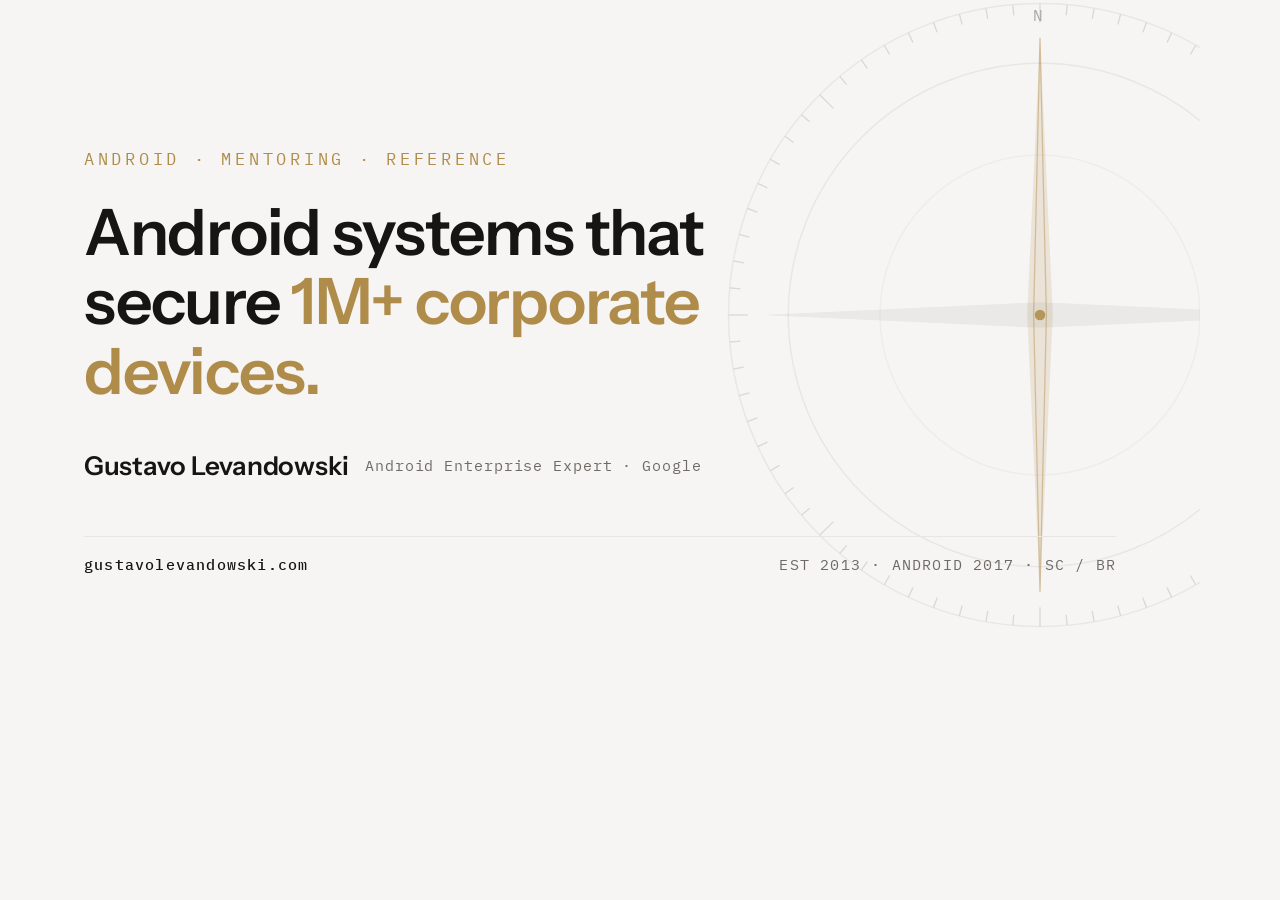
<file: og-card.html>
<!DOCTYPE html>
<html lang="en">
<head>
<meta charset="UTF-8">
<link rel="preconnect" href="https://fonts.googleapis.com">
<link rel="preconnect" href="https://fonts.gstatic.com" crossorigin>
<link href="https://fonts.googleapis.com/css2?family=Instrument+Sans:wght@400;500;600;700&family=IBM+Plex+Mono:wght@400;500&display=swap" rel="stylesheet">
<style>
*{margin:0;padding:0;box-sizing:border-box}
html,body{width:1200px;height:630px;overflow:hidden}
body{
  background:#F6F5F3;
  font-family:'Instrument Sans',-apple-system,sans-serif;
  color:#161513;
  position:relative;
}
.rose{position:absolute;right:-160px;top:50%;transform:translateY(-50%);width:640px;height:640px;opacity:.9}
.content{position:absolute;left:84px;top:0;bottom:0;display:flex;flex-direction:column;justify-content:center;max-width:720px;z-index:2}
.eyebrow{font-family:'IBM Plex Mono',monospace;font-size:17px;letter-spacing:.22em;color:#B08C4A;text-transform:uppercase;margin-bottom:28px}
h1{font-size:64px;line-height:1.08;letter-spacing:-.02em;font-weight:600}
h1 em{font-style:normal;color:#B08C4A}
.name{margin-top:44px;display:flex;align-items:center;gap:16px}
.name b{font-size:26px;font-weight:600;letter-spacing:-.01em}
.name span{font-family:'IBM Plex Mono',monospace;font-size:15px;color:#6E6B66;letter-spacing:.06em}
.rule{position:absolute;left:84px;right:84px;bottom:56px;border-top:1px solid #E8E6E2;padding-top:18px;
  display:flex;justify-content:space-between;font-family:'IBM Plex Mono',monospace;font-size:15px;letter-spacing:.08em;color:#6E6B66;z-index:2}
.rule b{color:#161513;font-weight:500}
</style>
</head>
<body>
  <svg class="rose" viewBox="0 0 600 600" fill="none">
    <circle cx="300" cy="300" r="292" stroke="#E8E6E2" stroke-width="1.4"/>
    <circle cx="300" cy="300" r="236" stroke="#E8E6E2" stroke-width="1.4"/>
    <circle cx="300" cy="300" r="150" stroke="#EFEDE9" stroke-width="1.4"/>
    <g id="ticks" stroke="#D8D5CF" stroke-width="1.2"></g>
    <path d="M300 40 L312 300 L300 560 L288 300 Z" fill="#B08C4A" fill-opacity=".18"/>
    <path d="M40 300 L300 288 L560 300 L300 312 Z" fill="#161513" fill-opacity=".06"/>
    <path d="M300 40 L306 300 L300 560 L294 300 Z" stroke="#B08C4A" stroke-width="1.2" stroke-opacity=".5"/>
    <circle cx="300" cy="300" r="5" fill="#B08C4A"/>
    <text x="300" y="24" text-anchor="middle" font-family="IBM Plex Mono" font-size="15" letter-spacing="3" fill="#A3A099">N</text>
  </svg>
  <div class="content">
    <div class="eyebrow">Android · Mentoring · Reference</div>
    <h1>Android systems that secure <em>1M+ corporate devices.</em></h1>
    <div class="name">
      <b>Gustavo Levandowski</b>
      <span>Android Enterprise Expert · Google</span>
    </div>
  </div>
  <div class="rule">
    <span><b>gustavolevandowski.com</b></span>
    <span>EST 2013 · ANDROID 2017 · SC / BR</span>
  </div>
  <script>
    const g = document.getElementById('ticks');
    for (let i = 0; i < 72; i++) {
      const a = i * 5 * Math.PI / 180, long = i % 9 === 0;
      const r1 = long ? 274 : 282, r2 = 292;
      const l = document.createElementNS('http://www.w3.org/2000/svg', 'line');
      l.setAttribute('x1', 300 + r1 * Math.sin(a)); l.setAttribute('y1', 300 - r1 * Math.cos(a));
      l.setAttribute('x2', 300 + r2 * Math.sin(a)); l.setAttribute('y2', 300 - r2 * Math.cos(a));
      g.appendChild(l);
    }
  </script>
</body>
</html>
</file>
<file: assets/css/main.css>
/* ================= TOKENS ================= */
:root{
  --white:#FFFFFF;
  --surface:#F6F5F3;
  --hairline:#E8E6E2;
  --ink:#161513;
  --ink-2:#6E6B66;
  --ink-3:#A3A099;
  --gold:#B08C4A;
  --gold-soft:#C9AC72;
  --gold-faint:rgba(176,140,74,.14);
  --font-d:'Instrument Sans',-apple-system,BlinkMacSystemFont,sans-serif;
  --font-m:'IBM Plex Mono',ui-monospace,monospace;
  --max:1140px;
  --ease:cubic-bezier(.22,.61,.2,1);
  --ease-out:cubic-bezier(.16,1,.3,1);
}
*{margin:0;padding:0;box-sizing:border-box}
html{
  scroll-behavior:smooth;
  scrollbar-width:thin;
  scrollbar-color:var(--gold) var(--surface);
}
/* âncoras do menu não podem esconder o título sob a nav fixa */
#work,#about,#contact,#faq{scroll-margin-top:84px}
/* decorativos (hero-rose) se estendem além da viewport; clip evita scroll lateral no mobile */
html,body{overflow-x:clip}
body{
  font-family:var(--font-d);
  background:var(--white);
  color:var(--ink);
  font-size:17px;
  line-height:1.65;
  -webkit-font-smoothing:antialiased;
}
::selection{background:var(--gold-faint);color:var(--ink)}
figure img{max-width:100%;height:auto;display:block}
a:focus-visible,button:focus-visible{outline:2px solid var(--gold);outline-offset:3px;border-radius:4px}

/* ================= SCROLLBAR ================= */
html::-webkit-scrollbar{width:10px;height:10px}
html::-webkit-scrollbar-track{background:var(--surface);border-left:1px solid var(--hairline)}
html::-webkit-scrollbar-thumb{
  background:var(--gold);
  border:2px solid var(--surface);
  border-radius:100px;
}
html::-webkit-scrollbar-thumb:hover,
html::-webkit-scrollbar-thumb:active{background:var(--ink)}
html::-webkit-scrollbar-corner{background:var(--surface)}

/* ============ LANGUAGE SWITCHING ============ */
.lang-pt-el{display:none}
body.pt .lang-en-el{display:none}
body.pt .lang-pt-el{display:block}
body.pt span.lang-pt-el, body.pt a.lang-pt-el{display:inline}
span.lang-en-el, a.lang-en-el{display:inline}
body.pt span.lang-en-el, body.pt a.lang-en-el{display:none}

/* ================= NAV ================= */
.nav{
  position:fixed;top:0;left:0;right:0;z-index:100;
  padding:0 max(24px,calc((100vw - var(--max))/2));
  height:68px;display:flex;align-items:center;justify-content:space-between;
  background:rgba(255,255,255,0);
  transition:background .4s var(--ease),border-color .4s var(--ease),backdrop-filter .4s var(--ease);
  border-bottom:1px solid transparent;
}
.nav.scrolled{
  background:rgba(255,255,255,.82);
  backdrop-filter:blur(18px) saturate(1.4);
  -webkit-backdrop-filter:blur(18px) saturate(1.4);
  border-bottom-color:var(--hairline);
}
.nav-mark{
  text-decoration:none;display:flex;align-items:center;gap:12px;
}
.nav-mark svg{width:26px;height:26px;flex:none;transition:transform .8s var(--ease-out)}
.nav-mark:hover svg{transform:rotate(180deg)}
.nm-text{display:flex;flex-direction:column;line-height:1.15}
.nm-name{
  font-weight:600;font-size:15px;letter-spacing:-.01em;color:var(--ink);
  transition:color .25s;
}
.nm-role{
  font-family:var(--font-m);font-size:9px;font-weight:500;
  letter-spacing:.2em;text-transform:uppercase;color:var(--ink-3);
  margin-top:3px;transition:color .25s;
}
.nav-mark:hover .nm-role{color:var(--gold)}
.nav-links{display:flex;align-items:center;gap:34px}
.nav-links a{
  font-family:var(--font-m);font-size:11px;font-weight:500;letter-spacing:.16em;
  text-transform:uppercase;color:var(--ink-2);text-decoration:none;
  transition:color .25s;position:relative;
}
.nav-links a::after{
  content:'';position:absolute;left:0;bottom:-4px;height:1px;width:0;
  background:var(--gold);transition:width .35s var(--ease);
}
.nav-links a:hover{color:var(--ink)}
.nav-links a:hover::after{width:100%}
.lang-toggle{
  display:flex;border:1px solid var(--hairline);border-radius:100px;overflow:hidden;
  font-family:var(--font-m);font-size:11.5px;
}
.lang-toggle a{
  border:0;background:transparent;padding:7px 13px;cursor:pointer;
  color:var(--ink-3);font-family:inherit;font-size:inherit;letter-spacing:.06em;
  text-decoration:none;transition:all .3s var(--ease);
}
.lang-toggle a.active{background:var(--ink);color:var(--white)}
.lang-toggle a:focus-visible{outline:2px solid var(--gold);outline-offset:2px}

/* ================= COMPASS HUD (signature) ================= */
.compass-hud{
  position:fixed;left:28px;bottom:28px;z-index:90;
  display:flex;align-items:center;gap:14px;
  opacity:0;transform:translateY(8px);
  transition:opacity .6s var(--ease),transform .6s var(--ease);
  pointer-events:none;cursor:pointer;
}
.compass-hud.visible{opacity:1;transform:translateY(0);pointer-events:auto}
.compass-hud .dial{width:52px;height:52px;position:relative;transition:transform .25s var(--ease)}
.compass-hud:hover .dial{transform:scale(1.08)}
.compass-hud:active .dial{transform:scale(.94)}
.compass-hud .dial svg{width:100%;height:100%;display:block}
.hud-needle{transform-origin:26px 26px;transition:transform .15s linear}
.hud-label{
  font-family:var(--font-m);font-size:10.5px;letter-spacing:.14em;text-transform:uppercase;color:var(--ink-3);
  background:rgba(255,255,255,.35);
  padding:4px 8px;border-radius:8px;
}
.hud-label b{display:block;color:var(--ink);font-weight:500}

/* ================= SHARED ================= */
section,.hero{padding:0 max(24px,calc((100vw - var(--max))/2))}
.eyebrow{
  font-family:var(--font-m);font-size:11.5px;letter-spacing:.18em;
  text-transform:uppercase;color:var(--gold);font-weight:500;
  display:flex;align-items:center;gap:12px;
}
.eyebrow .idx{margin-left:auto;color:var(--ink-3);font-weight:400;letter-spacing:.1em}
.eyebrow::before{content:'';width:28px;height:1px;background:var(--gold)}
h1,h2,h3{letter-spacing:-.025em;font-weight:600}
/* títulos com linhas equilibradas; parágrafos sem palavra órfã na última linha */
h1,h2,h3,h4,.field-caption .fc-t{text-wrap:balance}
p{text-wrap:pretty}
.reveal{opacity:0;transform:translateY(26px);transition:opacity .9s var(--ease-out),transform .9s var(--ease-out)}
.reveal.in{opacity:1;transform:none}

/* ================= HERO ================= */
.hero-meta{
  display:flex;flex-wrap:wrap;gap:8px 26px;align-items:baseline;
  font-family:var(--font-m);font-size:10.5px;letter-spacing:.14em;color:var(--ink-3);
  padding-bottom:18px;margin-bottom:36px;border-bottom:1px solid var(--hairline);
  max-width:560px;
}
.hero-meta b{color:var(--ink);font-weight:500}
.hero{
  min-height:100svh;display:flex;flex-direction:column;justify-content:center;
  position:relative;padding-top:68px;
}
.hero-rose{
  position:absolute;right:-180px;top:50%;transform:translateY(-50%);
  width:min(680px,60vw);height:min(680px,60vw);opacity:.55;pointer-events:none;
}
.hero-rose svg{width:100%;height:100%}
#roseSpin{transform-origin:center;will-change:transform}
.hero-inner{max-width:760px;position:relative;z-index:2}
/* no desktop, o conteúdo centralizado deixava uma faixa vazia grande sob a nav */
@media(min-width:961px){
  .hero-inner{margin-top:-6vh}
}
.hero h1{
  font-size:clamp(38px,5.4vw,64px);line-height:1.06;margin:26px 0 24px;
}
.hero h1 em{font-style:normal;color:var(--gold);position:relative;white-space:nowrap}
.hero-sub{font-size:clamp(16.5px,15.4px + .45vw,20px);color:var(--ink-2);max-width:56ch;line-height:1.65}
.sub-short{display:none}
.hero-ctas{display:flex;gap:16px;margin-top:42px;flex-wrap:wrap}
.btn{
  display:inline-flex;align-items:center;gap:12px;text-decoration:none;
  font-family:var(--font-m);font-size:12px;font-weight:500;
  letter-spacing:.12em;text-transform:uppercase;
  padding:16px 24px;border-radius:10px;
  transition:transform .25s var(--ease),box-shadow .25s var(--ease),background .25s,border-color .25s;
  will-change:transform;
}
.btn.btn-email{text-transform:none;letter-spacing:.03em;font-size:13px}
.btn-primary{background:var(--ink);color:var(--white)}
.btn-primary:hover{box-shadow:0 12px 32px -8px rgba(22,21,19,.35)}
.btn-ghost{color:var(--ink);border:1px solid var(--hairline);background:var(--white)}
.btn-ghost:hover{border-color:var(--ink)}
.btn svg{transition:transform .3s var(--ease)}
.btn:hover svg{transform:translateX(4px)}
.hero-scrollcue{
  position:absolute;bottom:34px;left:max(24px,calc((100vw - var(--max))/2));
  font-family:var(--font-m);font-size:10.5px;letter-spacing:.16em;text-transform:uppercase;
  color:var(--ink-3);display:flex;align-items:center;gap:12px;
}
.hero-scrollcue .line{width:1px;height:36px;background:var(--hairline);position:relative;overflow:hidden}
.hero-scrollcue .line::after{
  content:'';position:absolute;top:-100%;left:0;width:100%;height:100%;
  background:var(--gold);animation:cue 2.2s var(--ease) infinite;
}
@keyframes cue{0%{top:-100%}55%{top:100%}100%{top:100%}}

/* ================= METRICS ================= */
.metrics{border-top:1px solid var(--hairline);border-bottom:1px solid var(--hairline)}
.metrics-grid{
  display:grid;grid-template-columns:repeat(4,1fr);
  max-width:var(--max);margin:0 auto;
}
.metric{
  padding:52px 32px;border-left:1px solid var(--hairline);
}
.metric:first-child{border-left:0;padding-left:0}
.metric .num{
  font-size:clamp(30px,3.2vw,42px);font-weight:600;letter-spacing:-.03em;
  font-variant-numeric:tabular-nums;line-height:1;
}
.metric .num sup{font-size:.5em;color:var(--gold);font-weight:500}
.metric .lbl{
  font-family:var(--font-m);font-size:11px;letter-spacing:.12em;text-transform:uppercase;
  color:var(--ink-2);margin-top:14px;line-height:1.7;
}

/* ================= WORK / CASES ================= */
.work{padding-top:130px;padding-bottom:40px}
.section-head{max-width:var(--max);margin:0 auto 70px}
.section-head h2{font-size:clamp(30px,3.6vw,46px);line-height:1.12;margin-top:22px;max-width:640px}
.case{
  max-width:var(--max);margin:0 auto 110px;
  display:grid;grid-template-columns:minmax(0,5fr) minmax(0,6fr);gap:70px;align-items:start;
}
.case:last-of-type{margin-bottom:40px}
.case.flip{grid-template-columns:minmax(0,6fr) minmax(0,5fr)}
.case.flip .case-text{order:2}
.case.flip .case-visual{order:1}
.case-index{
  font-family:var(--font-m);font-size:11.5px;color:var(--ink-3);letter-spacing:.14em;
}
.case h3{font-size:clamp(24px,2.4vw,32px);margin:14px 0 8px;line-height:1.18}
.case .stack{
  font-family:var(--font-m);font-size:11.5px;color:var(--gold);letter-spacing:.08em;margin-bottom:28px;
}
.case-block{border-top:1px solid var(--hairline);padding:20px 0}
.case-block:last-child{border-bottom:1px solid var(--hairline)}
.case-block .k{
  font-family:var(--font-m);font-size:10.5px;letter-spacing:.16em;text-transform:uppercase;
  color:var(--ink-3);margin-bottom:8px;
}
.case-block p{font-size:clamp(14.5px,14.1px + .25vw,15.5px);color:var(--ink-2);line-height:1.7}
.case-block.result .k{color:var(--gold)}
.case-block.result p{color:var(--ink);font-weight:500}
.case-visual{
  background:var(--surface);border:1px solid var(--hairline);border-radius:14px;
  padding:44px;position:sticky;top:110px;
}
.case-visual svg,.diagram-slot{width:100%;height:auto;display:block}
.diagram-slot{min-height:220px;background:transparent}
.diagram{cursor:pointer}
.diagram .draw{
  stroke-dasharray:var(--len,600);stroke-dashoffset:var(--len,600);
  transition:stroke-dashoffset 1.6s var(--ease-out),stroke-width .25s var(--ease);
}
.diagram rect.draw:hover{stroke-width:2.2}
.diagram.replay .draw,.diagram.replay .node-fill{transition:none}
.diagram.drawn .draw{stroke-dashoffset:0}
.diagram .node-fill{opacity:0;transition:opacity .7s var(--ease) .9s}
.diagram.drawn .node-fill{opacity:1}
.diagram text{font-family:var(--font-m);font-size:10px;letter-spacing:.08em;fill:var(--ink-2)}
.diagram .t-strong{fill:var(--ink);font-size:11px}
.diagram .t-gold{fill:var(--gold)}

/* ================= CAPABILITIES ================= */
.caps{background:var(--surface);border-top:1px solid var(--hairline);border-bottom:1px solid var(--hairline);padding-top:110px;padding-bottom:110px}
.caps-grid{
  max-width:var(--max);margin:60px auto 0;
  display:grid;grid-template-columns:repeat(3,1fr);gap:1px;background:var(--hairline);
  border:1px solid var(--hairline);border-radius:12px;overflow:hidden;
}
.cap{background:var(--white);padding:36px 32px;transition:background .3s}
.cap:hover{background:#FBFAF8}
.cap .cap-n{font-family:var(--font-m);font-size:11px;color:var(--gold);letter-spacing:.1em}
.cap h4{font-size:17px;font-weight:600;margin:14px 0 10px;letter-spacing:-.01em}
.cap p{font-size:14.5px;color:var(--ink-2);line-height:1.65}

/* ================= ABOUT ================= */
.about{padding-top:130px;padding-bottom:130px}
.about-grid{
  max-width:var(--max);margin:0 auto;
  display:grid;grid-template-columns:minmax(0,4fr) minmax(0,7fr);gap:80px;
}
.about-side{position:sticky;top:96px;align-self:start}
/* o JS mede a coluna e encolhe só o retrato até ela caber na janela;
   o modo squeeze (tipografia compacta) é o penúltimo recurso, e static o último */
.about-side.no-stick{position:static}
.about-side.squeeze{top:72px}
.about-side.squeeze h2{font-size:25px;line-height:1.22;margin-top:16px}
.about-side.squeeze .cred-line{margin-top:22px;gap:8px}
.about-side.squeeze .cred{padding:6px 12px;font-size:10.5px}
.about-side.squeeze .about-portrait{margin-top:22px}
.about-side.squeeze .about-portrait figcaption{margin-top:14px}
.about-side h2{font-size:clamp(28px,3vw,40px);line-height:1.15;margin-top:22px}
.about-story{min-width:0}
.about-story p{font-size:clamp(16px,15.4px + .4vw,17.5px);color:var(--ink-2);line-height:1.8;margin-bottom:26px;max-width:66ch}
.about-story p strong{color:var(--ink);font-weight:600}
.about-story a{color:var(--ink);text-decoration:none;border-bottom:1px solid var(--gold);transition:color .25s}
.about-story a:hover{color:var(--gold)}
.about-story .pull{
  border-left:2px solid var(--gold);padding:6px 0 6px 26px;margin:38px 0;
  font-size:clamp(18px,17px + .55vw,21px);line-height:1.55;color:var(--ink);font-weight:500;letter-spacing:-.01em;
  text-wrap:balance;
}
.cred-line{
  display:flex;flex-wrap:wrap;gap:10px;margin-top:38px;
}
.cred{
  font-family:var(--font-m);font-size:11px;letter-spacing:.06em;
  border:1px solid var(--hairline);border-radius:100px;padding:8px 16px;color:var(--ink-2);
}
.cred.gold{border-color:var(--gold-soft);color:var(--gold);background:var(--gold-faint)}

/* ================= TESTIMONIALS ================= */
.quotes{background:var(--surface);border-top:1px solid var(--hairline);padding-top:110px;padding-bottom:110px}
.quotes-grid{max-width:var(--max);margin:60px auto 0;display:grid;grid-template-columns:repeat(3,1fr);gap:28px}
.quote{
  background:var(--white);border:1px solid var(--hairline);border-radius:12px;
  padding:36px 32px;display:flex;flex-direction:column;
  transition:border-color .3s var(--ease);
}
.quote:hover{border-color:var(--gold-soft)}
.quote .qmark{color:var(--gold);font-size:34px;line-height:1;font-weight:600;margin-bottom:16px}
.quote p{font-size:15px;color:var(--ink);line-height:1.7;flex:1}
.quote .who{margin-top:26px;padding-top:20px;border-top:1px solid var(--hairline)}
.quote .who b{display:block;font-size:14.5px;font-weight:600}
.quote .who span{font-family:var(--font-m);font-size:11px;color:var(--ink-2);letter-spacing:.04em}

/* ================= FAQ ================= */
.faq{padding-top:110px;padding-bottom:32px}
.faq-inner{max-width:var(--max);margin:0 auto}
.faq-inner h2{font-size:clamp(28px,3.4vw,42px);line-height:1.15;margin-top:22px;max-width:640px}
.faq-list{max-width:760px;margin-top:48px;border-top:1px solid var(--hairline)}
.faq-group{font-family:var(--font-m);font-size:11px;letter-spacing:.14em;text-transform:uppercase;color:var(--ink-3);padding:36px 0 10px}
.faq-group:first-child{padding-top:26px}
.faq-item{border-bottom:1px solid var(--hairline)}
.faq-item summary{
  cursor:pointer;list-style:none;display:flex;align-items:baseline;justify-content:space-between;gap:18px;
  padding:22px 0;font-size:17px;font-weight:600;letter-spacing:-.01em;
  transition:color .25s;
}
.faq-item summary:hover{color:var(--gold)}
.faq-item summary::-webkit-details-marker{display:none}
.faq-item summary .fx{
  font-family:var(--font-m);font-size:16px;color:var(--gold);font-weight:400;
  flex:none;transition:transform .3s var(--ease);
}
.faq-item[open] summary .fx{transform:rotate(45deg)}
.faq-item .faq-a{color:var(--ink-2);line-height:1.75;padding:0 0 24px;max-width:66ch;font-size:15.5px}
.faq-item .faq-a a{color:var(--ink);text-decoration:none;border-bottom:1px solid var(--gold)}
.faq-item .faq-a a:hover{color:var(--gold)}

/* ================= CONTACT ================= */
.contact{padding-top:72px;padding-bottom:120px;text-align:left}
.contact-inner{max-width:var(--max);margin:0 auto}
.contact h2{font-size:clamp(36px,5vw,62px);line-height:1.06;margin-top:24px;max-width:760px}
.contact h2 em{font-style:normal;color:var(--gold)}
.contact-sub{color:var(--ink-2);font-size:clamp(16.5px,15.9px + .3vw,18px);line-height:1.7;margin:28px 0 0;max-width:56ch}
.contact-cta{
  display:flex;align-items:center;gap:14px 36px;flex-wrap:wrap;
  margin-top:48px;
}
.availability{
  display:inline-flex;align-items:center;gap:10px;
  font-family:var(--font-m);font-size:12px;letter-spacing:.1em;color:var(--ink-2);
}
.availability .dot{
  width:8px;height:8px;border-radius:50%;background:var(--gold);
  box-shadow:0 0 0 0 rgba(176,140,74,.5);animation:pulse 2.4s infinite;
}
@keyframes pulse{
  0%{box-shadow:0 0 0 0 rgba(176,140,74,.45)}
  70%{box-shadow:0 0 0 10px rgba(176,140,74,0)}
  100%{box-shadow:0 0 0 0 rgba(176,140,74,0)}
}
.contact-note{
  font-family:var(--font-m);font-size:11.5px;line-height:1.8;letter-spacing:.02em;
  color:var(--ink-3);margin-top:30px;max-width:56ch;
}
.contact-links{
  display:flex;gap:30px;margin-top:64px;padding-top:26px;flex-wrap:wrap;
  border-top:1px solid var(--hairline);max-width:560px;
}
.contact-links a{
  font-family:var(--font-m);font-size:13px;color:var(--ink-2);text-decoration:none;
  letter-spacing:.05em;border-bottom:1px solid var(--hairline);padding-bottom:3px;
  transition:color .25s,border-color .25s;
}
.contact-links a:hover{color:var(--ink);border-color:var(--gold)}

/* ================= FOOTER ================= */
footer{
  border-top:1px solid var(--hairline);
  padding:34px max(24px,calc((100vw - var(--max))/2)) 40px;
  display:flex;flex-direction:column;gap:18px;
}
.footer-top{
  display:flex;justify-content:space-between;align-items:center;flex-wrap:wrap;gap:16px;
}
.footer-copy{
  font-family:var(--font-m);font-size:11px;color:var(--ink-3);letter-spacing:.06em;
}
.footer-legal{
  display:flex;flex-direction:column;gap:10px;
  max-width:820px;
}
.footer-legal p{
  font-family:var(--font-m);font-size:10px;line-height:1.65;
  color:var(--ink-3);letter-spacing:.02em;margin:0;
}
.ai-badge{
  display:inline-flex;align-items:center;gap:8px;
  font-family:var(--font-m);font-size:10px;letter-spacing:.1em;text-transform:uppercase;
  color:var(--ink-3);text-decoration:none;
  border:1px solid var(--hairline);border-radius:100px;padding:7px 14px;
  transition:color .25s,border-color .25s;
}
.ai-badge:hover{color:var(--ink);border-color:var(--gold)}
.ai-badge svg{width:11px;height:11px;flex:none}

/* ================= PHOTO INTEGRATIONS ================= */
.about-portrait{position:relative;margin-top:44px;max-width:270px}
.about-portrait img{
  width:100%;display:block;border-radius:14px;
  box-shadow:14px 14px 0 -1px var(--surface),14px 14px 0 0 var(--hairline);
}
.about-portrait::before,.about-portrait::after{
  content:'';position:absolute;width:22px;height:22px;pointer-events:none;z-index:2;
}
.about-portrait::before{top:-8px;left:-8px;border-top:1.5px solid var(--gold);border-left:1.5px solid var(--gold)}
.about-portrait::after{bottom:6px;right:6px;border-bottom:1.5px solid var(--gold);border-right:1.5px solid var(--gold)}
.about-portrait figcaption,.story-fig figcaption{
  font-family:var(--font-m);font-size:10.5px;letter-spacing:.14em;text-transform:uppercase;
  color:var(--ink-3);line-height:1.7;
}
.about-portrait figcaption{margin-top:28px}
/* story figures share the case-visual card language: surface mount + hairline */
.story-fig{
  margin:38px 0 46px;max-width:410px;
  background:var(--surface);border:1px solid var(--hairline);border-radius:12px;
  padding:12px 12px 4px;
  box-shadow:0 1px 2px rgba(22,21,19,.04);
}
.story-fig.fig-card{max-width:290px}
.story-fig img{width:100%;display:block;border-radius:9px}
.story-fig figcaption{margin:12px 4px 0;padding:11px 2px 10px;border-top:1px solid var(--hairline);display:flex;align-items:baseline;gap:9px}
.story-fig figcaption::before{
  content:'';width:7px;height:7px;background:var(--gold);border-radius:2px;
  flex:none;transform:translateY(-1px);
}
.story-fig figcaption b{color:var(--ink);font-weight:500}

.field{position:relative;height:74vh;min-height:430px;overflow:hidden}
.field-img{
  position:absolute;left:0;top:-9%;width:100%;height:118%;
  object-fit:cover;object-position:center 62%;will-change:transform;
}
.field-scrim{
  position:absolute;inset:0;z-index:1;pointer-events:none;
  background:
    linear-gradient(to top,rgba(9,10,13,.55) 0%,rgba(9,10,13,0) 46%),
    linear-gradient(102deg,rgba(9,10,13,.5) 0%,rgba(9,10,13,.2) 40%,rgba(9,10,13,0) 64%);
}
.field-caption{
  position:absolute;bottom:120px;left:max(24px,calc((100vw - var(--max))/2));z-index:3;
  background:rgba(10,11,14,.5);
  backdrop-filter:blur(12px) saturate(1.2);-webkit-backdrop-filter:blur(12px) saturate(1.2);
  border:1px solid rgba(255,255,255,.16);border-left:2px solid var(--gold);
  border-radius:12px;padding:18px 24px 20px;
  max-width:min(560px,calc(100vw - 48px));
}
.field-caption .fc-k{
  font-family:var(--font-m);font-size:10.5px;letter-spacing:.18em;text-transform:uppercase;
  color:rgba(255,255,255,.68);
}
.field-caption .fc-t{
  color:#fff;font-size:clamp(19px,2.2vw,26px);font-weight:600;letter-spacing:-.02em;
  margin-top:8px;line-height:1.35;
}
.field-caption .fc-t em{font-style:normal;color:var(--gold-soft)}

/* ================= RESPONSIVE ================= */
@media(max-width:960px){
  .metrics-grid{grid-template-columns:repeat(2,1fr)}
  .metric{padding:36px 24px}
  .metric:nth-child(odd){border-left:0;padding-left:0}
  .case,.case.flip{grid-template-columns:1fr;gap:40px}
  .case.flip .case-text{order:1}.case.flip .case-visual{order:2}
  .case-visual{position:static}
  .caps-grid{grid-template-columns:1fr}
  .about-grid{grid-template-columns:1fr;gap:44px}
  .about-side{position:static}
  .quotes-grid{grid-template-columns:1fr}
  /* Hide section links only — keep both EN/PT inside .lang-toggle */
  .nav-links > a{display:none}
  /* HUD compacto no touch: só o mostrador, canto inferior direito, tocável */
  .compass-hud{left:auto;right:16px;bottom:16px;gap:0}
  .compass-hud .dial{
    width:46px;height:46px;border-radius:50%;
    background:rgba(255,255,255,.4);
    backdrop-filter:blur(3px);-webkit-backdrop-filter:blur(3px);
    border:1px solid rgba(22,21,19,.12);
    box-shadow:0 2px 10px rgba(22,21,19,.08);
    padding:5px;
  }
  .hud-label{display:none}
  .hero-rose{opacity:.25;right:-40vw}
  .about-portrait{margin-top:36px}
  .field{height:56vh;min-height:400px}
}

/* --------- small screens --------- */
@media(max-width:640px){
  body{font-size:16px}
  .nav{height:60px}
  .nav-mark svg{width:22px;height:22px}
  .nm-name{font-size:14px}
  .nm-role{display:none}
  .nav-links{gap:18px}
  .hero{padding-top:80px;padding-bottom:150px;justify-content:flex-start;overflow:hidden}
  /* rosa dos ventos como horizonte: arco superior surge centralizado no fecho do hero,
     em faixa própria, sem texto ou botões por cima; gira com o scroll */
  .hero-rose{
    display:block;top:auto;right:auto;left:50%;bottom:calc(-1*min(105vw,400px) + 96px);
    transform:translateX(-50%);
    width:min(105vw,400px);height:min(105vw,400px);opacity:1;
  }
  .hero::before{
    content:'';position:absolute;left:50%;bottom:-30vw;transform:translateX(-50%);
    width:120vw;height:70vw;border-radius:50%;pointer-events:none;
    background:radial-gradient(ellipse,rgba(176,140,74,.13) 0%,rgba(176,140,74,0) 65%);
  }
  /* traços com mais presença no tamanho pequeno */
  .hero-rose #roseSpin > circle{stroke:#CFCAC2}
  .hero-rose #roseTicks{stroke:#BFB9AE}
  .hero-rose #roseSpin path:nth-of-type(1){fill-opacity:.3}
  .hero-rose #roseSpin path:nth-of-type(2){fill-opacity:.1}
  .hero-rose #roseSpin path:nth-of-type(3){stroke-opacity:.75}
  /* indicador de scroll centralizado, apontando para o N da bússola */
  .hero-scrollcue{
    display:flex;flex-direction:column-reverse;align-items:center;gap:9px;
    left:50%;right:auto;transform:translateX(-50%);bottom:104px;
    font-size:9.5px;letter-spacing:.14em;white-space:nowrap;
  }
  .hero-scrollcue .line{height:26px}
  .hero-rose text{fill:#8D897F}
  .hero h1{font-size:clamp(32px,9vw,40px);line-height:1.13;margin:18px 0 14px}
  .hero h1 em{white-space:normal}
  .eyebrow{font-size:10.5px;letter-spacing:.14em;gap:10px}
  .eyebrow::before{width:20px;flex:none}
  .eb-x{display:none}
  /* versão curta do parágrafo: primeira dobra objetiva */
  .sub-full{display:none}
  .sub-short{display:inline}
  /* credenciais viram o fecho da seção, abaixo dos CTAs, em linha única */
  .hero-inner{display:flex;flex-direction:column}
  .hero-meta{
    order:10;margin:26px 0 0;padding:14px 0 0;
    border-bottom:0;border-top:1px solid var(--hairline);
    font-size:10px;letter-spacing:.08em;gap:5px 10px;
    justify-content:space-between;max-width:none;
  }
  .hero-meta span:first-child{display:none}
  .hero-ctas{margin-top:26px;gap:10px;flex-direction:column;align-items:stretch}
  .hero-ctas .btn{justify-content:center;text-align:center;padding:14px 20px}
  .metrics-grid{grid-template-columns:1fr 1fr}
  .metric{padding:26px 16px}
  .metric:nth-child(n+3){border-top:1px solid var(--hairline)}
  .metric .num{font-size:28px}
  .metric .lbl{font-size:10px;margin-top:10px}
  .work{padding-top:72px}
  .section-head{margin-bottom:44px}
  .section-head h2{font-size:27px;line-height:1.22}
  .case,.case.flip{gap:32px}
  .case{margin-bottom:64px}
  .case:last-of-type{margin-bottom:8px}
  .case h3{font-size:23px}
  /* diagramas em sangria total: ~25% maiores, tipografia e traços reforçados */
  .case-visual{margin:0 -24px;padding:22px 12px;border-radius:0;border-left:0;border-right:0}
  .diagram text{font-size:11px}
  .diagram .t-strong{font-size:12px}
  .diagram .draw{stroke-width:1.7}
  .caps,.quotes{padding-top:64px;padding-bottom:64px}
  .caps-grid,.quotes-grid{margin-top:40px}
  .cap{padding:26px 22px}
  .about{padding-top:72px;padding-bottom:72px}
  .about-story .pull{padding-left:20px;margin:30px 0}
  /* figuras padronizadas e centralizadas */
  .about-portrait{max-width:270px;margin-left:auto;margin-right:auto}
  .about-portrait figcaption{text-align:center}
  .story-fig{max-width:340px;margin:32px auto}
  .story-fig.fig-card{max-width:280px}
  .story-fig figcaption{justify-content:center}
  .quote{padding:28px 24px}
  .field{height:64vh;min-height:360px}
  .field-img{object-position:38% 62%}
  .field-caption{left:20px;right:20px;bottom:64px;padding:15px 18px 16px;max-width:none}
  .field-caption .fc-t{font-size:18px}
  .faq{padding-top:64px;padding-bottom:36px}
  .faq-list{margin-top:34px}
  .faq-item summary{font-size:16px;padding:19px 0}
  .contact{padding-top:56px;padding-bottom:76px}
  .contact h2{font-size:clamp(29px,8.4vw,36px);line-height:1.14}
  .about-side h2{font-size:26px}
  .quote p{font-size:14.5px}
  .about-story p{margin-bottom:22px}
  .footer-legal p{line-height:1.75;font-size:9.5px}
  .contact-cta{margin-top:36px;gap:16px;align-items:stretch;flex-direction:column}
  .contact-cta .btn{justify-content:center}
  .contact .btn-email{font-size:12px;padding:15px 14px;word-break:break-all}
  .availability{justify-content:center}
  .contact-links{gap:20px;margin-top:48px;padding-top:22px}
  .footer-top{flex-direction:column;align-items:flex-start;gap:12px}
}

/* --------- very narrow (<=400px) --------- */
@media(max-width:400px){
  section,.hero{padding-left:20px;padding-right:20px}
  .case-visual{margin:0 -20px}
  .hero h1{font-size:30px}
  .hero-meta{gap:5px 12px}
  .metric{padding:22px 12px}
  .contact h2{font-size:28px}
  .field-caption{left:16px;right:16px}
}

/* ================= REDUCED MOTION ================= */
@media(prefers-reduced-motion:reduce){
  *,*::before,*::after{animation-duration:.01ms!important;animation-iteration-count:1!important;transition-duration:.01ms!important}
  html{scroll-behavior:auto}
  .reveal{opacity:1;transform:none}
  .diagram .draw{stroke-dashoffset:0}
  .diagram .node-fill{opacity:1}
}
</file>
